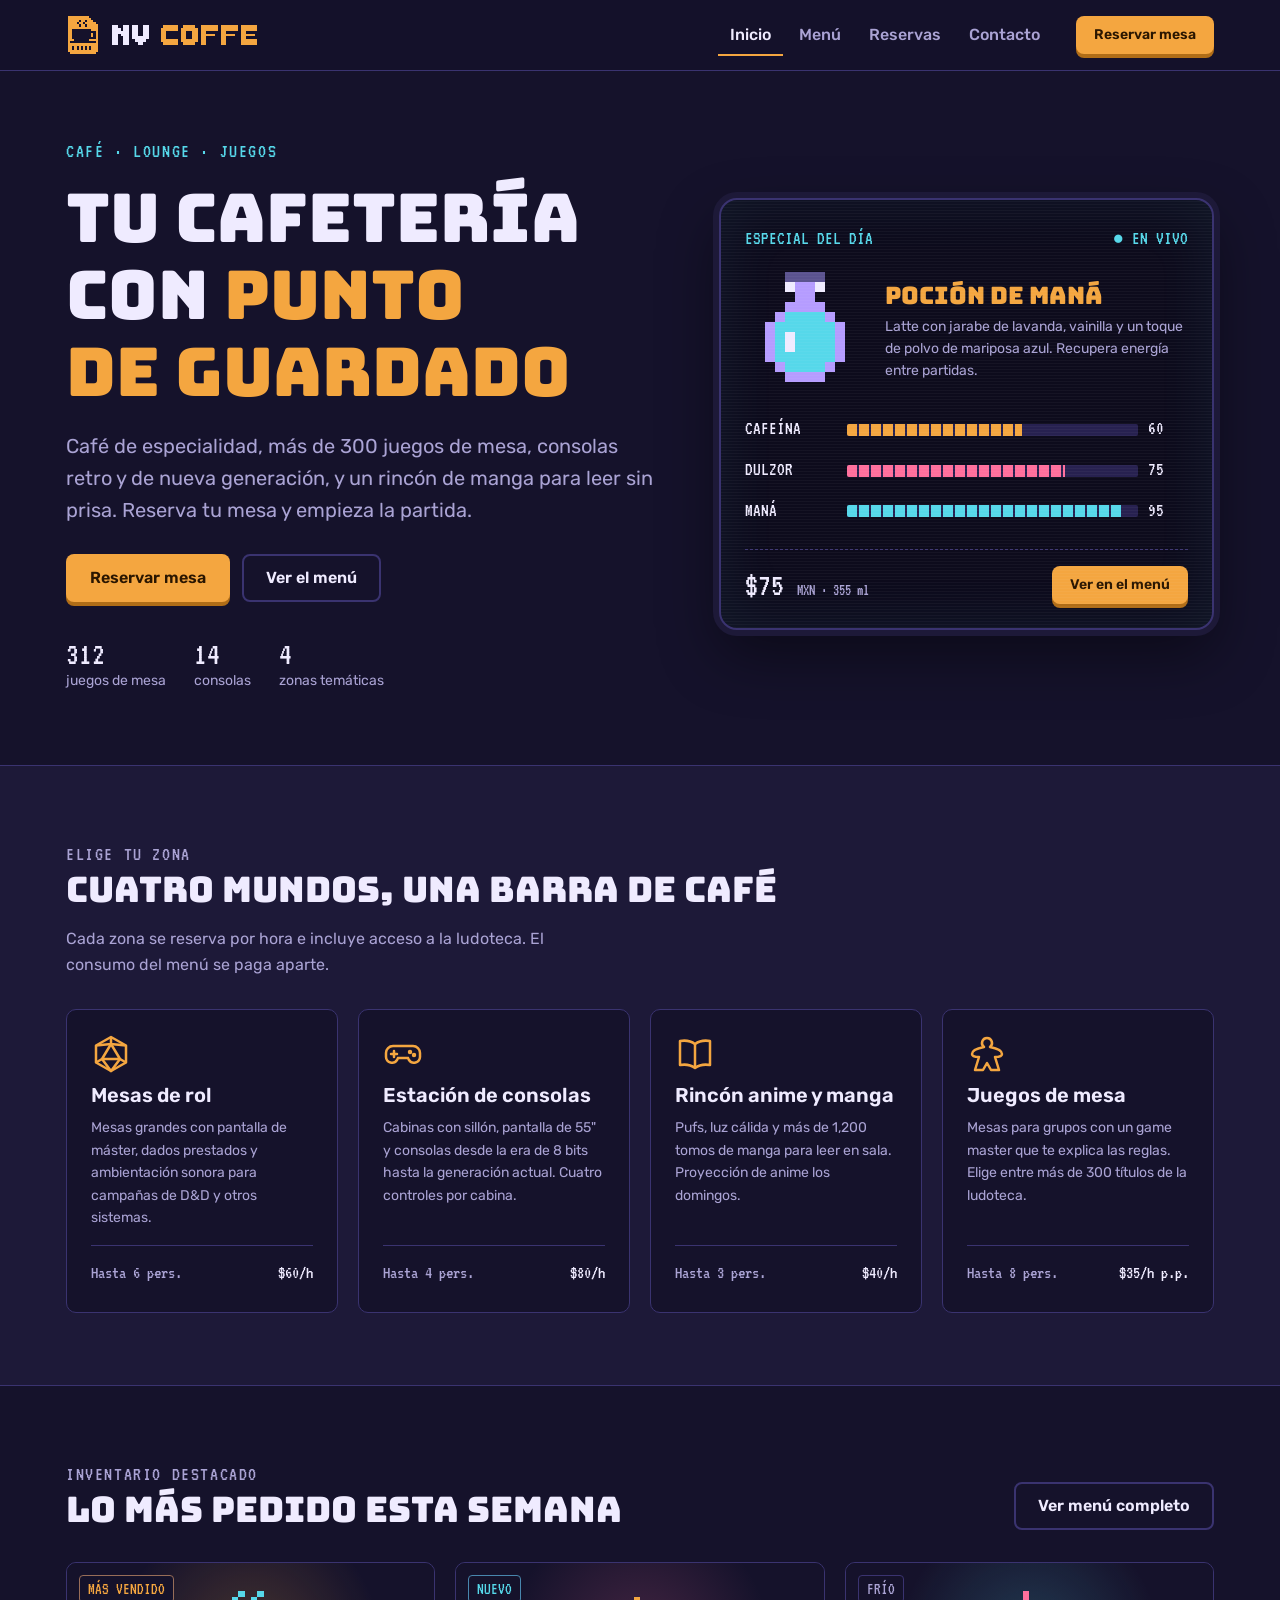
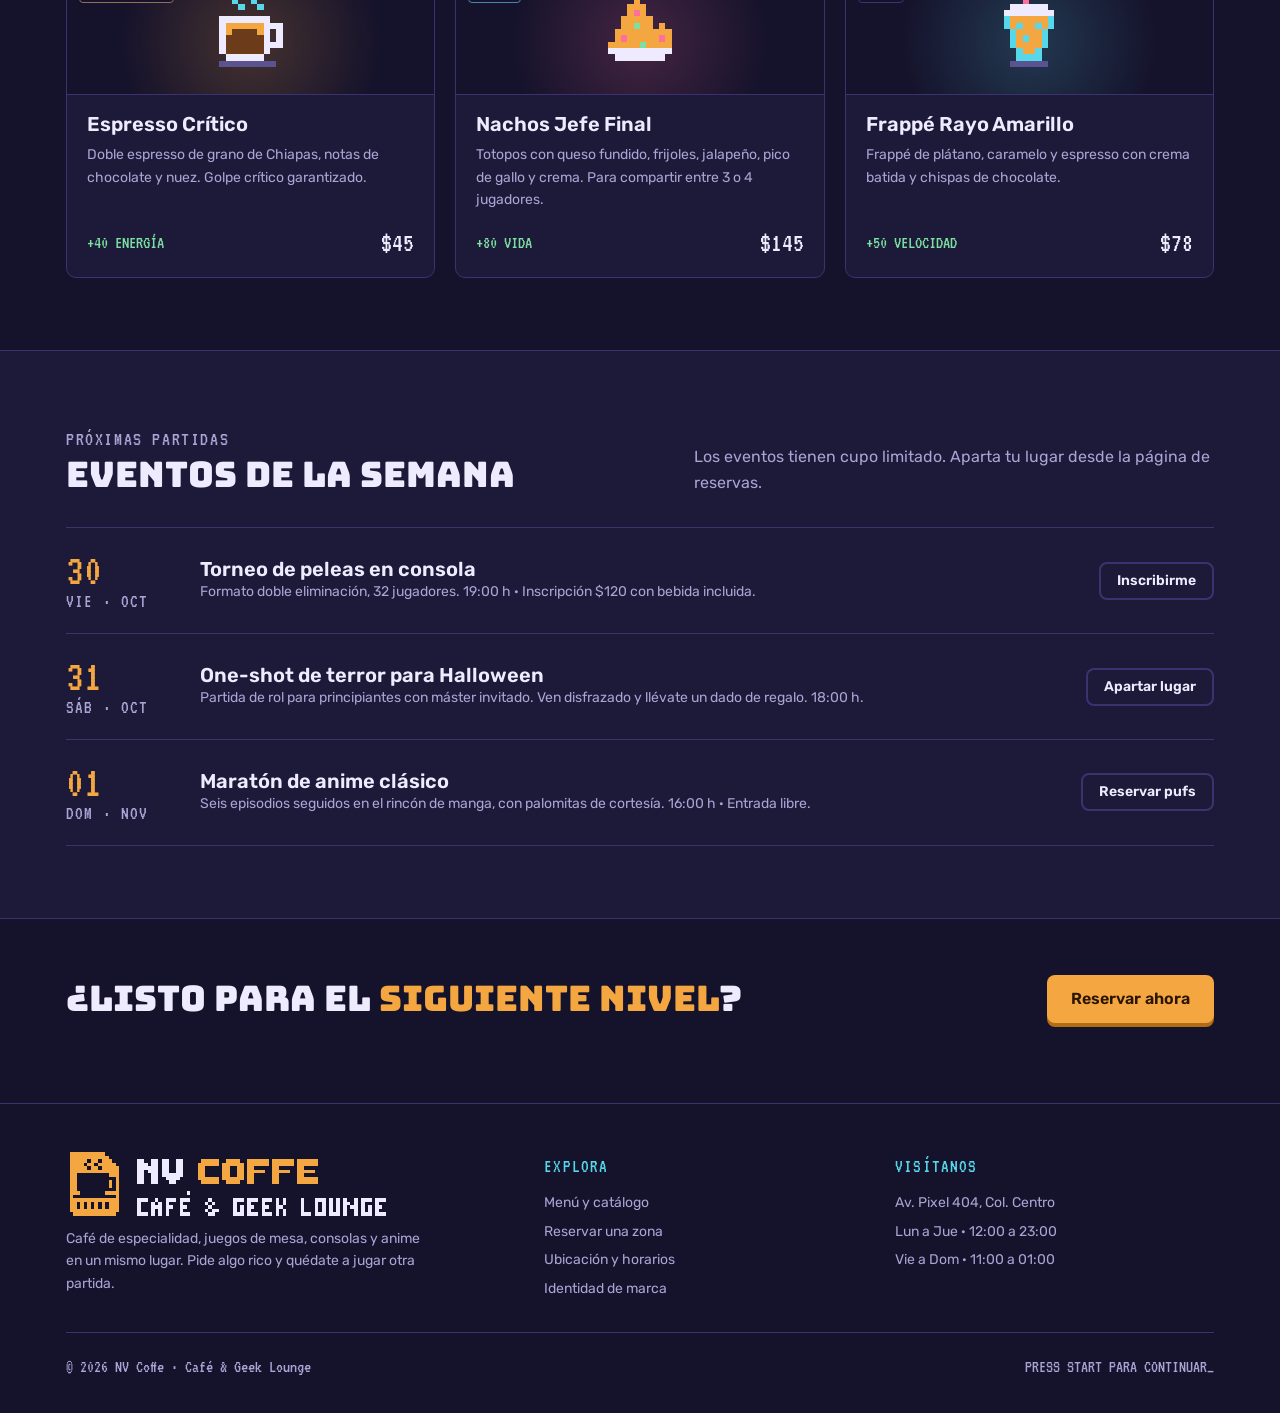
<file: index.html>
<!DOCTYPE html>
<html lang="es">
<head>
<meta charset="utf-8">
<meta name="viewport" content="width=device-width, initial-scale=1, viewport-fit=cover">
<title>NV Coffe · Café & Geek Lounge</title>
<link rel="icon" type="image/svg+xml" href="img/favicon.svg">
<link rel="preconnect" href="https://fonts.googleapis.com">
<link rel="preconnect" href="https://fonts.gstatic.com" crossorigin>
<link rel="stylesheet" href="https://fonts.googleapis.com/css2?family=Bungee&family=Rubik:wght@400;500;600&family=VT323&display=swap">
<link rel="stylesheet" href="styles.css">
</head>
<body>
<header class="site-header">
  <div class="wrap">
    <a class="brand" href="index.html" aria-label="NV Coffe, inicio">
      <span class="iso"><svg xmlns="http://www.w3.org/2000/svg" viewBox="0 0 16 18" shape-rendering="crispEdges" role="img" aria-label="NV Coffe"><rect x="1" y="0" width="10" height="1" fill="#f4a640"/><rect x="1" y="1" width="11" height="1" fill="#f4a640"/><rect x="1" y="2" width="5" height="1" fill="#f4a640"/><rect x="7" y="2" width="2" height="1" fill="#f4a640"/><rect x="10" y="2" width="3" height="1" fill="#f4a640"/><rect x="1" y="3" width="4" height="1" fill="#f4a640"/><rect x="6" y="3" width="2" height="1" fill="#f4a640"/><rect x="9" y="3" width="5" height="1" fill="#f4a640"/><rect x="1" y="4" width="5" height="1" fill="#f4a640"/><rect x="7" y="4" width="2" height="1" fill="#f4a640"/><rect x="10" y="4" width="5" height="1" fill="#f4a640"/><rect x="1" y="5" width="14" height="1" fill="#f4a640"/><rect x="1" y="6" width="2" height="1" fill="#f4a640"/><rect x="12" y="6" width="3" height="1" fill="#f4a640"/><rect x="1" y="7" width="2" height="1" fill="#f4a640"/><rect x="14" y="7" width="1" height="1" fill="#f4a640"/><rect x="1" y="8" width="2" height="1" fill="#f4a640"/><rect x="12" y="8" width="1" height="1" fill="#f4a640"/><rect x="14" y="8" width="1" height="1" fill="#f4a640"/><rect x="1" y="9" width="2" height="1" fill="#f4a640"/><rect x="12" y="9" width="1" height="1" fill="#f4a640"/><rect x="14" y="9" width="1" height="1" fill="#f4a640"/><rect x="1" y="10" width="2" height="1" fill="#f4a640"/><rect x="14" y="10" width="1" height="1" fill="#f4a640"/><rect x="1" y="11" width="3" height="1" fill="#f4a640"/><rect x="11" y="11" width="4" height="1" fill="#f4a640"/><rect x="1" y="12" width="1" height="1" fill="#f4a640"/><rect x="14" y="12" width="1" height="1" fill="#f4a640"/><rect x="1" y="13" width="14" height="1" fill="#f4a640"/><rect x="1" y="14" width="2" height="1" fill="#f4a640"/><rect x="4" y="14" width="1" height="1" fill="#f4a640"/><rect x="6" y="14" width="1" height="1" fill="#f4a640"/><rect x="8" y="14" width="1" height="1" fill="#f4a640"/><rect x="10" y="14" width="1" height="1" fill="#f4a640"/><rect x="12" y="14" width="3" height="1" fill="#f4a640"/><rect x="1" y="15" width="2" height="1" fill="#f4a640"/><rect x="4" y="15" width="1" height="1" fill="#f4a640"/><rect x="6" y="15" width="1" height="1" fill="#f4a640"/><rect x="8" y="15" width="1" height="1" fill="#f4a640"/><rect x="10" y="15" width="1" height="1" fill="#f4a640"/><rect x="12" y="15" width="3" height="1" fill="#f4a640"/><rect x="1" y="16" width="14" height="1" fill="#f4a640"/><rect x="2" y="17" width="12" height="1" fill="#f4a640"/><rect x="6" y="2" width="1" height="1" fill="#15122b"/><rect x="9" y="2" width="1" height="1" fill="#15122b"/><rect x="5" y="3" width="1" height="1" fill="#15122b"/><rect x="8" y="3" width="1" height="1" fill="#15122b"/><rect x="6" y="4" width="1" height="1" fill="#15122b"/><rect x="9" y="4" width="1" height="1" fill="#15122b"/><rect x="3" y="6" width="9" height="1" fill="#15122b"/><rect x="3" y="7" width="11" height="1" fill="#15122b"/><rect x="3" y="8" width="9" height="1" fill="#15122b"/><rect x="13" y="8" width="1" height="1" fill="#15122b"/><rect x="3" y="9" width="9" height="1" fill="#15122b"/><rect x="13" y="9" width="1" height="1" fill="#15122b"/><rect x="3" y="10" width="11" height="1" fill="#15122b"/><rect x="4" y="11" width="7" height="1" fill="#15122b"/><rect x="2" y="12" width="12" height="1" fill="#15122b"/><rect x="3" y="14" width="1" height="1" fill="#15122b"/><rect x="5" y="14" width="1" height="1" fill="#15122b"/><rect x="7" y="14" width="1" height="1" fill="#15122b"/><rect x="9" y="14" width="1" height="1" fill="#15122b"/><rect x="11" y="14" width="1" height="1" fill="#15122b"/><rect x="3" y="15" width="1" height="1" fill="#15122b"/><rect x="5" y="15" width="1" height="1" fill="#15122b"/><rect x="7" y="15" width="1" height="1" fill="#15122b"/><rect x="9" y="15" width="1" height="1" fill="#15122b"/><rect x="11" y="15" width="1" height="1" fill="#15122b"/></svg></span>
      <span class="wm"><svg xmlns="http://www.w3.org/2000/svg" viewBox="0 0 51 7" shape-rendering="crispEdges" role="img" aria-label="NV Coffe"><rect x="0" y="0" width="2" height="1" fill="#efebff"/><rect x="4" y="0" width="2" height="1" fill="#efebff"/><rect x="0" y="1" width="3" height="1" fill="#efebff"/><rect x="4" y="1" width="2" height="1" fill="#efebff"/><rect x="0" y="2" width="6" height="1" fill="#efebff"/><rect x="0" y="3" width="2" height="1" fill="#efebff"/><rect x="3" y="3" width="3" height="1" fill="#efebff"/><rect x="0" y="4" width="2" height="1" fill="#efebff"/><rect x="4" y="4" width="2" height="1" fill="#efebff"/><rect x="0" y="5" width="2" height="1" fill="#efebff"/><rect x="4" y="5" width="2" height="1" fill="#efebff"/><rect x="0" y="6" width="2" height="1" fill="#efebff"/><rect x="4" y="6" width="2" height="1" fill="#efebff"/><rect x="7" y="0" width="2" height="1" fill="#efebff"/><rect x="11" y="0" width="2" height="1" fill="#efebff"/><rect x="7" y="1" width="2" height="1" fill="#efebff"/><rect x="11" y="1" width="2" height="1" fill="#efebff"/><rect x="7" y="2" width="2" height="1" fill="#efebff"/><rect x="11" y="2" width="2" height="1" fill="#efebff"/><rect x="7" y="3" width="2" height="1" fill="#efebff"/><rect x="11" y="3" width="2" height="1" fill="#efebff"/><rect x="7" y="4" width="6" height="1" fill="#efebff"/><rect x="8" y="5" width="4" height="1" fill="#efebff"/><rect x="9" y="6" width="2" height="1" fill="#efebff"/><rect x="18" y="0" width="5" height="1" fill="#f4a640"/><rect x="17" y="1" width="6" height="1" fill="#f4a640"/><rect x="17" y="2" width="2" height="1" fill="#f4a640"/><rect x="17" y="3" width="2" height="1" fill="#f4a640"/><rect x="17" y="4" width="2" height="1" fill="#f4a640"/><rect x="17" y="5" width="6" height="1" fill="#f4a640"/><rect x="18" y="6" width="5" height="1" fill="#f4a640"/><rect x="25" y="0" width="4" height="1" fill="#f4a640"/><rect x="24" y="1" width="6" height="1" fill="#f4a640"/><rect x="24" y="2" width="2" height="1" fill="#f4a640"/><rect x="28" y="2" width="2" height="1" fill="#f4a640"/><rect x="24" y="3" width="2" height="1" fill="#f4a640"/><rect x="28" y="3" width="2" height="1" fill="#f4a640"/><rect x="24" y="4" width="2" height="1" fill="#f4a640"/><rect x="28" y="4" width="2" height="1" fill="#f4a640"/><rect x="24" y="5" width="6" height="1" fill="#f4a640"/><rect x="25" y="6" width="4" height="1" fill="#f4a640"/><rect x="31" y="0" width="6" height="1" fill="#f4a640"/><rect x="31" y="1" width="6" height="1" fill="#f4a640"/><rect x="31" y="2" width="2" height="1" fill="#f4a640"/><rect x="31" y="3" width="5" height="1" fill="#f4a640"/><rect x="31" y="4" width="2" height="1" fill="#f4a640"/><rect x="31" y="5" width="2" height="1" fill="#f4a640"/><rect x="31" y="6" width="2" height="1" fill="#f4a640"/><rect x="38" y="0" width="6" height="1" fill="#f4a640"/><rect x="38" y="1" width="6" height="1" fill="#f4a640"/><rect x="38" y="2" width="2" height="1" fill="#f4a640"/><rect x="38" y="3" width="5" height="1" fill="#f4a640"/><rect x="38" y="4" width="2" height="1" fill="#f4a640"/><rect x="38" y="5" width="2" height="1" fill="#f4a640"/><rect x="38" y="6" width="2" height="1" fill="#f4a640"/><rect x="45" y="0" width="6" height="1" fill="#f4a640"/><rect x="45" y="1" width="6" height="1" fill="#f4a640"/><rect x="45" y="2" width="2" height="1" fill="#f4a640"/><rect x="45" y="3" width="5" height="1" fill="#f4a640"/><rect x="45" y="4" width="2" height="1" fill="#f4a640"/><rect x="45" y="5" width="6" height="1" fill="#f4a640"/><rect x="45" y="6" width="6" height="1" fill="#f4a640"/></svg></span>
    </a>
    <nav class="nav" aria-label="Principal">
      <a href="index.html" data-nav="inicio" aria-current="page">Inicio</a>
      <a href="menu.html" data-nav="menu">Menú</a>
      <a href="reservas.html" data-nav="reservas">Reservas</a>
      <a href="contacto.html" data-nav="contacto">Contacto</a>
    </nav>
    <a class="btn btn-primary btn-sm header-cta" href="reservas.html">Reservar mesa</a>
  </div>
</header>
<main>
<section class="hero">
  <div class="wrap">
    <div>
      <p class="eyebrow">Café · Lounge · Juegos</p>
      <h1>Tu cafetería con <em>punto de guardado</em></h1>
      <p class="lead">Café de especialidad, más de 300 juegos de mesa, consolas retro y de nueva generación, y un rincón de manga para leer sin prisa. Reserva tu mesa y empieza la partida.</p>
      <div class="hero-actions">
        <a class="btn btn-primary" href="reservas.html">Reservar mesa</a>
        <a class="btn btn-ghost" href="menu.html">Ver el menú</a>
      </div>
      <div class="hero-facts">
        <div><strong>312</strong>juegos de mesa</div>
        <div><strong>14</strong>consolas</div>
        <div><strong>4</strong>zonas temáticas</div>
      </div>
    </div>

    <div class="screen" aria-label="Especial del día">
      <div class="screen-top"><span>ESPECIAL DEL DÍA</span><span class="blink">● EN VIVO</span></div>
      <div class="special">
        <svg viewBox="0 0 12 12" shape-rendering="crispEdges" aria-hidden="true"><rect x="4" y="0" width="1" height="1" fill="#5b538f"/><rect x="5" y="0" width="1" height="1" fill="#5b538f"/><rect x="6" y="0" width="1" height="1" fill="#5b538f"/><rect x="7" y="0" width="1" height="1" fill="#5b538f"/><rect x="4" y="1" width="1" height="1" fill="#efebff"/><rect x="5" y="1" width="1" height="1" fill="#b59cff"/><rect x="6" y="1" width="1" height="1" fill="#b59cff"/><rect x="7" y="1" width="1" height="1" fill="#efebff"/><rect x="5" y="2" width="1" height="1" fill="#b59cff"/><rect x="6" y="2" width="1" height="1" fill="#b59cff"/><rect x="4" y="3" width="1" height="1" fill="#b59cff"/><rect x="5" y="3" width="1" height="1" fill="#b59cff"/><rect x="6" y="3" width="1" height="1" fill="#b59cff"/><rect x="7" y="3" width="1" height="1" fill="#b59cff"/><rect x="3" y="4" width="1" height="1" fill="#b59cff"/><rect x="4" y="4" width="1" height="1" fill="#56d8ea"/><rect x="5" y="4" width="1" height="1" fill="#56d8ea"/><rect x="6" y="4" width="1" height="1" fill="#56d8ea"/><rect x="7" y="4" width="1" height="1" fill="#56d8ea"/><rect x="8" y="4" width="1" height="1" fill="#b59cff"/><rect x="2" y="5" width="1" height="1" fill="#b59cff"/><rect x="3" y="5" width="1" height="1" fill="#56d8ea"/><rect x="4" y="5" width="1" height="1" fill="#56d8ea"/><rect x="5" y="5" width="1" height="1" fill="#56d8ea"/><rect x="6" y="5" width="1" height="1" fill="#56d8ea"/><rect x="7" y="5" width="1" height="1" fill="#56d8ea"/><rect x="8" y="5" width="1" height="1" fill="#56d8ea"/><rect x="9" y="5" width="1" height="1" fill="#b59cff"/><rect x="2" y="6" width="1" height="1" fill="#b59cff"/><rect x="3" y="6" width="1" height="1" fill="#56d8ea"/><rect x="4" y="6" width="1" height="1" fill="#efebff"/><rect x="5" y="6" width="1" height="1" fill="#56d8ea"/><rect x="6" y="6" width="1" height="1" fill="#56d8ea"/><rect x="7" y="6" width="1" height="1" fill="#56d8ea"/><rect x="8" y="6" width="1" height="1" fill="#56d8ea"/><rect x="9" y="6" width="1" height="1" fill="#b59cff"/><rect x="2" y="7" width="1" height="1" fill="#b59cff"/><rect x="3" y="7" width="1" height="1" fill="#56d8ea"/><rect x="4" y="7" width="1" height="1" fill="#efebff"/><rect x="5" y="7" width="1" height="1" fill="#56d8ea"/><rect x="6" y="7" width="1" height="1" fill="#56d8ea"/><rect x="7" y="7" width="1" height="1" fill="#56d8ea"/><rect x="8" y="7" width="1" height="1" fill="#56d8ea"/><rect x="9" y="7" width="1" height="1" fill="#b59cff"/><rect x="2" y="8" width="1" height="1" fill="#b59cff"/><rect x="3" y="8" width="1" height="1" fill="#56d8ea"/><rect x="4" y="8" width="1" height="1" fill="#56d8ea"/><rect x="5" y="8" width="1" height="1" fill="#56d8ea"/><rect x="6" y="8" width="1" height="1" fill="#56d8ea"/><rect x="7" y="8" width="1" height="1" fill="#56d8ea"/><rect x="8" y="8" width="1" height="1" fill="#56d8ea"/><rect x="9" y="8" width="1" height="1" fill="#b59cff"/><rect x="3" y="9" width="1" height="1" fill="#b59cff"/><rect x="4" y="9" width="1" height="1" fill="#56d8ea"/><rect x="5" y="9" width="1" height="1" fill="#56d8ea"/><rect x="6" y="9" width="1" height="1" fill="#56d8ea"/><rect x="7" y="9" width="1" height="1" fill="#56d8ea"/><rect x="8" y="9" width="1" height="1" fill="#b59cff"/><rect x="4" y="10" width="1" height="1" fill="#b59cff"/><rect x="5" y="10" width="1" height="1" fill="#b59cff"/><rect x="6" y="10" width="1" height="1" fill="#b59cff"/><rect x="7" y="10" width="1" height="1" fill="#b59cff"/></svg>
        <div>
          <h3>Poción de Maná</h3>
          <p>Latte con jarabe de lavanda, vainilla y un toque de polvo de mariposa azul. Recupera energía entre partidas.</p>
        </div>
      </div>
      <div class="stats">
        <div class="stat"><span>CAFEÍNA</span><div class="bar c"><i style="width:60%"></i></div><span>60</span></div>
        <div class="stat"><span>DULZOR</span><div class="bar p"><i style="width:75%"></i></div><span>75</span></div>
        <div class="stat"><span>MANÁ</span><div class="bar"><i style="width:95%"></i></div><span>95</span></div>
      </div>
      <div class="screen-foot">
        <span class="price">$75 <small>MXN · 355 ml</small></span>
        <a class="btn btn-primary btn-sm" href="menu.html">Ver en el menú</a>
      </div>
    </div>
  </div>
</section>

<section class="band">
  <div class="wrap section">
    <div class="section-head">
      <div>
        <p class="eyebrow">Elige tu zona</p>
        <h2>Cuatro mundos, una barra de café</h2>
      </div>
      <p>Cada zona se reserva por hora e incluye acceso a la ludoteca. El consumo del menú se paga aparte.</p>
    </div>
    <div class="zones">
      <article class="zone">
        <svg viewBox="0 0 40 40" fill="none" stroke="currentColor" stroke-width="2.5" stroke-linejoin="round" aria-hidden="true"><path d="M20 3 35 11.5v17L20 37 5 28.5v-17z"/><path d="M20 10 29 25H11z"/><path d="M5 11.5 20 10l15 1.5M11 25l-6 3.5M29 25l6 3.5M20 10V3M11 25l9 12 9-12"/></svg>
        <h3>Mesas de rol</h3>
        <p>Mesas grandes con pantalla de máster, dados prestados y ambientación sonora para campañas de D&amp;D y otros sistemas.</p>
        <dl><dt>Hasta 6 pers.</dt><dd>$60/h</dd></dl>
      </article>
      <article class="zone">
        <svg viewBox="0 0 40 40" fill="none" stroke="currentColor" stroke-width="2.5" stroke-linecap="round" aria-hidden="true"><path d="M10 12h20a7 7 0 0 1 7 7v4a6 6 0 0 1-11 3l-1-2H15l-1 2a6 6 0 0 1-11-3v-4a7 7 0 0 1 7-7z"/><path d="M11 17v6M8 20h6"/><circle cx="27" cy="18" r="1" fill="currentColor"/><circle cx="31" cy="21" r="1" fill="currentColor"/></svg>
        <h3>Estación de consolas</h3>
        <p>Cabinas con sillón, pantalla de 55" y consolas desde la era de 8 bits hasta la generación actual. Cuatro controles por cabina.</p>
        <dl><dt>Hasta 4 pers.</dt><dd>$80/h</dd></dl>
      </article>
      <article class="zone">
        <svg viewBox="0 0 40 40" fill="none" stroke="currentColor" stroke-width="2.5" stroke-linejoin="round" aria-hidden="true"><path d="M20 10c-4-3-9-4-15-3v24c6-1 11 0 15 3 4-3 9-4 15-3V7c-6-1-11 0-15 3z"/><path d="M20 10v24"/></svg>
        <h3>Rincón anime y manga</h3>
        <p>Pufs, luz cálida y más de 1,200 tomos de manga para leer en sala. Proyección de anime los domingos.</p>
        <dl><dt>Hasta 3 pers.</dt><dd>$40/h</dd></dl>
      </article>
      <article class="zone">
        <svg viewBox="0 0 40 40" fill="none" stroke="currentColor" stroke-width="2.5" stroke-linejoin="round" aria-hidden="true"><path d="M20 4a5 5 0 0 1 3 9c5 1 12 3 12 7 0 3-5 3-7 3l4 13H24l-4-7-4 7H8l4-13c-2 0-7 0-7-3 0-4 7-6 12-7a5 5 0 0 1 3-9z"/></svg>
        <h3>Juegos de mesa</h3>
        <p>Mesas para grupos con un game master que te explica las reglas. Elige entre más de 300 títulos de la ludoteca.</p>
        <dl><dt>Hasta 8 pers.</dt><dd>$35/h p.p.</dd></dl>
      </article>
    </div>
  </div>
</section>

<section class="wrap section">
  <div class="section-head">
    <div>
      <p class="eyebrow">Inventario destacado</p>
      <h2>Lo más pedido esta semana</h2>
    </div>
    <a class="btn btn-ghost" href="menu.html">Ver menú completo</a>
  </div>
  <div class="items">
    <article class="item">
      <div class="item-art t-crema"><svg viewBox="0 0 12 12" shape-rendering="crispEdges" aria-hidden="true"><rect x="4" y="0" width="1" height="1" fill="#56d8ea"/><rect x="7" y="0" width="1" height="1" fill="#56d8ea"/><rect x="3" y="1" width="1" height="1" fill="#56d8ea"/><rect x="6" y="1" width="1" height="1" fill="#56d8ea"/><rect x="4" y="2" width="1" height="1" fill="#56d8ea"/><rect x="7" y="2" width="1" height="1" fill="#56d8ea"/><rect x="1" y="4" width="1" height="1" fill="#efebff"/><rect x="2" y="4" width="1" height="1" fill="#efebff"/><rect x="3" y="4" width="1" height="1" fill="#efebff"/><rect x="4" y="4" width="1" height="1" fill="#efebff"/><rect x="5" y="4" width="1" height="1" fill="#efebff"/><rect x="6" y="4" width="1" height="1" fill="#efebff"/><rect x="7" y="4" width="1" height="1" fill="#efebff"/><rect x="8" y="4" width="1" height="1" fill="#efebff"/><rect x="1" y="5" width="1" height="1" fill="#efebff"/><rect x="2" y="5" width="1" height="1" fill="#f4a640"/><rect x="3" y="5" width="1" height="1" fill="#f4a640"/><rect x="4" y="5" width="1" height="1" fill="#f4a640"/><rect x="5" y="5" width="1" height="1" fill="#f4a640"/><rect x="6" y="5" width="1" height="1" fill="#f4a640"/><rect x="7" y="5" width="1" height="1" fill="#f4a640"/><rect x="8" y="5" width="1" height="1" fill="#efebff"/><rect x="9" y="5" width="1" height="1" fill="#efebff"/><rect x="10" y="5" width="1" height="1" fill="#efebff"/><rect x="1" y="6" width="1" height="1" fill="#efebff"/><rect x="2" y="6" width="1" height="1" fill="#f4a640"/><rect x="3" y="6" width="1" height="1" fill="#6b3b1a"/><rect x="4" y="6" width="1" height="1" fill="#6b3b1a"/><rect x="5" y="6" width="1" height="1" fill="#6b3b1a"/><rect x="6" y="6" width="1" height="1" fill="#6b3b1a"/><rect x="7" y="6" width="1" height="1" fill="#f4a640"/><rect x="8" y="6" width="1" height="1" fill="#efebff"/><rect x="10" y="6" width="1" height="1" fill="#efebff"/><rect x="1" y="7" width="1" height="1" fill="#efebff"/><rect x="2" y="7" width="1" height="1" fill="#6b3b1a"/><rect x="3" y="7" width="1" height="1" fill="#6b3b1a"/><rect x="4" y="7" width="1" height="1" fill="#6b3b1a"/><rect x="5" y="7" width="1" height="1" fill="#6b3b1a"/><rect x="6" y="7" width="1" height="1" fill="#6b3b1a"/><rect x="7" y="7" width="1" height="1" fill="#6b3b1a"/><rect x="8" y="7" width="1" height="1" fill="#efebff"/><rect x="10" y="7" width="1" height="1" fill="#efebff"/><rect x="1" y="8" width="1" height="1" fill="#efebff"/><rect x="2" y="8" width="1" height="1" fill="#6b3b1a"/><rect x="3" y="8" width="1" height="1" fill="#6b3b1a"/><rect x="4" y="8" width="1" height="1" fill="#6b3b1a"/><rect x="5" y="8" width="1" height="1" fill="#6b3b1a"/><rect x="6" y="8" width="1" height="1" fill="#6b3b1a"/><rect x="7" y="8" width="1" height="1" fill="#6b3b1a"/><rect x="8" y="8" width="1" height="1" fill="#efebff"/><rect x="9" y="8" width="1" height="1" fill="#efebff"/><rect x="10" y="8" width="1" height="1" fill="#efebff"/><rect x="1" y="9" width="1" height="1" fill="#efebff"/><rect x="2" y="9" width="1" height="1" fill="#6b3b1a"/><rect x="3" y="9" width="1" height="1" fill="#6b3b1a"/><rect x="4" y="9" width="1" height="1" fill="#6b3b1a"/><rect x="5" y="9" width="1" height="1" fill="#6b3b1a"/><rect x="6" y="9" width="1" height="1" fill="#6b3b1a"/><rect x="7" y="9" width="1" height="1" fill="#6b3b1a"/><rect x="8" y="9" width="1" height="1" fill="#efebff"/><rect x="2" y="10" width="1" height="1" fill="#efebff"/><rect x="3" y="10" width="1" height="1" fill="#efebff"/><rect x="4" y="10" width="1" height="1" fill="#efebff"/><rect x="5" y="10" width="1" height="1" fill="#efebff"/><rect x="6" y="10" width="1" height="1" fill="#efebff"/><rect x="7" y="10" width="1" height="1" fill="#efebff"/><rect x="1" y="11" width="1" height="1" fill="#5b538f"/><rect x="2" y="11" width="1" height="1" fill="#5b538f"/><rect x="3" y="11" width="1" height="1" fill="#5b538f"/><rect x="4" y="11" width="1" height="1" fill="#5b538f"/><rect x="5" y="11" width="1" height="1" fill="#5b538f"/><rect x="6" y="11" width="1" height="1" fill="#5b538f"/><rect x="7" y="11" width="1" height="1" fill="#5b538f"/><rect x="8" y="11" width="1" height="1" fill="#5b538f"/><rect x="9" y="11" width="1" height="1" fill="#5b538f"/></svg><span class="tag hot">MÁS VENDIDO</span></div>
      <div class="item-body">
        <h3>Espresso Crítico</h3>
        <p>Doble espresso de grano de Chiapas, notas de chocolate y nuez. Golpe crítico garantizado.</p>
        <div class="item-meta"><span class="buff">+40 ENERGÍA</span><span class="price">$45</span></div>
      </div>
    </article>
    <article class="item">
      <div class="item-art t-pink"><svg viewBox="0 0 12 12" shape-rendering="crispEdges" aria-hidden="true"><rect x="5" y="1" width="1" height="1" fill="#f4a640"/><rect x="4" y="2" width="1" height="1" fill="#f4a640"/><rect x="5" y="2" width="1" height="1" fill="#f4a640"/><rect x="6" y="2" width="1" height="1" fill="#f4a640"/><rect x="4" y="3" width="1" height="1" fill="#f4a640"/><rect x="5" y="3" width="1" height="1" fill="#ff6f9c"/><rect x="6" y="3" width="1" height="1" fill="#f4a640"/><rect x="3" y="4" width="1" height="1" fill="#f4a640"/><rect x="4" y="4" width="1" height="1" fill="#f4a640"/><rect x="5" y="4" width="1" height="1" fill="#f4a640"/><rect x="6" y="4" width="1" height="1" fill="#f4a640"/><rect x="7" y="4" width="1" height="1" fill="#f4a640"/><rect x="3" y="5" width="1" height="1" fill="#f4a640"/><rect x="4" y="5" width="1" height="1" fill="#f4a640"/><rect x="5" y="5" width="1" height="1" fill="#7be0a1"/><rect x="6" y="5" width="1" height="1" fill="#f4a640"/><rect x="7" y="5" width="1" height="1" fill="#f4a640"/><rect x="9" y="5" width="1" height="1" fill="#f4a640"/><rect x="2" y="6" width="1" height="1" fill="#f4a640"/><rect x="3" y="6" width="1" height="1" fill="#f4a640"/><rect x="4" y="6" width="1" height="1" fill="#f4a640"/><rect x="5" y="6" width="1" height="1" fill="#f4a640"/><rect x="6" y="6" width="1" height="1" fill="#f4a640"/><rect x="7" y="6" width="1" height="1" fill="#f4a640"/><rect x="8" y="6" width="1" height="1" fill="#f4a640"/><rect x="9" y="6" width="1" height="1" fill="#f4a640"/><rect x="10" y="6" width="1" height="1" fill="#f4a640"/><rect x="2" y="7" width="1" height="1" fill="#f4a640"/><rect x="3" y="7" width="1" height="1" fill="#ff6f9c"/><rect x="4" y="7" width="1" height="1" fill="#f4a640"/><rect x="5" y="7" width="1" height="1" fill="#f4a640"/><rect x="6" y="7" width="1" height="1" fill="#f4a640"/><rect x="7" y="7" width="1" height="1" fill="#f4a640"/><rect x="8" y="7" width="1" height="1" fill="#f4a640"/><rect x="9" y="7" width="1" height="1" fill="#ff6f9c"/><rect x="10" y="7" width="1" height="1" fill="#f4a640"/><rect x="1" y="8" width="1" height="1" fill="#f4a640"/><rect x="2" y="8" width="1" height="1" fill="#f4a640"/><rect x="3" y="8" width="1" height="1" fill="#f4a640"/><rect x="4" y="8" width="1" height="1" fill="#f4a640"/><rect x="5" y="8" width="1" height="1" fill="#f4a640"/><rect x="6" y="8" width="1" height="1" fill="#7be0a1"/><rect x="7" y="8" width="1" height="1" fill="#f4a640"/><rect x="8" y="8" width="1" height="1" fill="#f4a640"/><rect x="9" y="8" width="1" height="1" fill="#f4a640"/><rect x="10" y="8" width="1" height="1" fill="#f4a640"/><rect x="1" y="9" width="1" height="1" fill="#efebff"/><rect x="2" y="9" width="1" height="1" fill="#efebff"/><rect x="3" y="9" width="1" height="1" fill="#efebff"/><rect x="4" y="9" width="1" height="1" fill="#efebff"/><rect x="5" y="9" width="1" height="1" fill="#efebff"/><rect x="6" y="9" width="1" height="1" fill="#efebff"/><rect x="7" y="9" width="1" height="1" fill="#efebff"/><rect x="8" y="9" width="1" height="1" fill="#efebff"/><rect x="9" y="9" width="1" height="1" fill="#efebff"/><rect x="10" y="9" width="1" height="1" fill="#efebff"/><rect x="2" y="10" width="1" height="1" fill="#efebff"/><rect x="3" y="10" width="1" height="1" fill="#efebff"/><rect x="4" y="10" width="1" height="1" fill="#efebff"/><rect x="5" y="10" width="1" height="1" fill="#efebff"/><rect x="6" y="10" width="1" height="1" fill="#efebff"/><rect x="7" y="10" width="1" height="1" fill="#efebff"/><rect x="8" y="10" width="1" height="1" fill="#efebff"/><rect x="9" y="10" width="1" height="1" fill="#efebff"/></svg><span class="tag new">NUEVO</span></div>
      <div class="item-body">
        <h3>Nachos Jefe Final</h3>
        <p>Totopos con queso fundido, frijoles, jalapeño, pico de gallo y crema. Para compartir entre 3 o 4 jugadores.</p>
        <div class="item-meta"><span class="buff">+80 VIDA</span><span class="price">$145</span></div>
      </div>
    </article>
    <article class="item">
      <div class="item-art t-cyan"><svg viewBox="0 0 12 12" shape-rendering="crispEdges" aria-hidden="true"><rect x="5" y="0" width="1" height="1" fill="#ff6f9c"/><rect x="5" y="1" width="1" height="1" fill="#ff6f9c"/><rect x="3" y="2" width="1" height="1" fill="#efebff"/><rect x="4" y="2" width="1" height="1" fill="#efebff"/><rect x="5" y="2" width="1" height="1" fill="#efebff"/><rect x="6" y="2" width="1" height="1" fill="#efebff"/><rect x="7" y="2" width="1" height="1" fill="#efebff"/><rect x="8" y="2" width="1" height="1" fill="#efebff"/><rect x="2" y="3" width="1" height="1" fill="#efebff"/><rect x="3" y="3" width="1" height="1" fill="#efebff"/><rect x="4" y="3" width="1" height="1" fill="#efebff"/><rect x="5" y="3" width="1" height="1" fill="#efebff"/><rect x="6" y="3" width="1" height="1" fill="#efebff"/><rect x="7" y="3" width="1" height="1" fill="#efebff"/><rect x="8" y="3" width="1" height="1" fill="#efebff"/><rect x="9" y="3" width="1" height="1" fill="#efebff"/><rect x="2" y="4" width="1" height="1" fill="#56d8ea"/><rect x="3" y="4" width="1" height="1" fill="#f4a640"/><rect x="4" y="4" width="1" height="1" fill="#f4a640"/><rect x="5" y="4" width="1" height="1" fill="#f4a640"/><rect x="6" y="4" width="1" height="1" fill="#f4a640"/><rect x="7" y="4" width="1" height="1" fill="#f4a640"/><rect x="8" y="4" width="1" height="1" fill="#f4a640"/><rect x="9" y="4" width="1" height="1" fill="#56d8ea"/><rect x="2" y="5" width="1" height="1" fill="#56d8ea"/><rect x="3" y="5" width="1" height="1" fill="#f4a640"/><rect x="4" y="5" width="1" height="1" fill="#56d8ea"/><rect x="5" y="5" width="1" height="1" fill="#f4a640"/><rect x="6" y="5" width="1" height="1" fill="#f4a640"/><rect x="7" y="5" width="1" height="1" fill="#56d8ea"/><rect x="8" y="5" width="1" height="1" fill="#f4a640"/><rect x="9" y="5" width="1" height="1" fill="#56d8ea"/><rect x="3" y="6" width="1" height="1" fill="#56d8ea"/><rect x="4" y="6" width="1" height="1" fill="#f4a640"/><rect x="5" y="6" width="1" height="1" fill="#f4a640"/><rect x="6" y="6" width="1" height="1" fill="#f4a640"/><rect x="7" y="6" width="1" height="1" fill="#f4a640"/><rect x="8" y="6" width="1" height="1" fill="#56d8ea"/><rect x="3" y="7" width="1" height="1" fill="#56d8ea"/><rect x="4" y="7" width="1" height="1" fill="#f4a640"/><rect x="5" y="7" width="1" height="1" fill="#56d8ea"/><rect x="6" y="7" width="1" height="1" fill="#f4a640"/><rect x="7" y="7" width="1" height="1" fill="#f4a640"/><rect x="8" y="7" width="1" height="1" fill="#56d8ea"/><rect x="3" y="8" width="1" height="1" fill="#56d8ea"/><rect x="4" y="8" width="1" height="1" fill="#f4a640"/><rect x="5" y="8" width="1" height="1" fill="#f4a640"/><rect x="6" y="8" width="1" height="1" fill="#f4a640"/><rect x="7" y="8" width="1" height="1" fill="#f4a640"/><rect x="8" y="8" width="1" height="1" fill="#56d8ea"/><rect x="4" y="9" width="1" height="1" fill="#56d8ea"/><rect x="5" y="9" width="1" height="1" fill="#f4a640"/><rect x="6" y="9" width="1" height="1" fill="#f4a640"/><rect x="7" y="9" width="1" height="1" fill="#56d8ea"/><rect x="4" y="10" width="1" height="1" fill="#56d8ea"/><rect x="5" y="10" width="1" height="1" fill="#56d8ea"/><rect x="6" y="10" width="1" height="1" fill="#56d8ea"/><rect x="7" y="10" width="1" height="1" fill="#56d8ea"/><rect x="3" y="11" width="1" height="1" fill="#5b538f"/><rect x="4" y="11" width="1" height="1" fill="#5b538f"/><rect x="5" y="11" width="1" height="1" fill="#5b538f"/><rect x="6" y="11" width="1" height="1" fill="#5b538f"/><rect x="7" y="11" width="1" height="1" fill="#5b538f"/><rect x="8" y="11" width="1" height="1" fill="#5b538f"/></svg><span class="tag">FRÍO</span></div>
      <div class="item-body">
        <h3>Frappé Rayo Amarillo</h3>
        <p>Frappé de plátano, caramelo y espresso con crema batida y chispas de chocolate.</p>
        <div class="item-meta"><span class="buff">+50 VELOCIDAD</span><span class="price">$78</span></div>
      </div>
    </article>
  </div>
</section>

<section class="band">
  <div class="wrap section">
    <div class="section-head">
      <div>
        <p class="eyebrow">Próximas partidas</p>
        <h2>Eventos de la semana</h2>
      </div>
      <p>Los eventos tienen cupo limitado. Aparta tu lugar desde la página de reservas.</p>
    </div>
    <div class="events">
      <article class="event">
        <div class="date"><b>30</b><span>Vie · Oct</span></div>
        <div><h3>Torneo de peleas en consola</h3><p>Formato doble eliminación, 32 jugadores. 19:00 h · Inscripción $120 con bebida incluida.</p></div>
        <a class="btn btn-ghost btn-sm" href="reservas.html">Inscribirme</a>
      </article>
      <article class="event">
        <div class="date"><b>31</b><span>Sáb · Oct</span></div>
        <div><h3>One-shot de terror para Halloween</h3><p>Partida de rol para principiantes con máster invitado. Ven disfrazado y llévate un dado de regalo. 18:00 h.</p></div>
        <a class="btn btn-ghost btn-sm" href="reservas.html">Apartar lugar</a>
      </article>
      <article class="event">
        <div class="date"><b>01</b><span>Dom · Nov</span></div>
        <div><h3>Maratón de anime clásico</h3><p>Seis episodios seguidos en el rincón de manga, con palomitas de cortesía. 16:00 h · Entrada libre.</p></div>
        <a class="btn btn-ghost btn-sm" href="reservas.html">Reservar pufs</a>
      </article>
    </div>
  </div>
</section>

<section class="cta">
  <div class="wrap">
    <h2>¿Listo para el <span>siguiente nivel</span>?</h2>
    <a class="btn btn-primary" href="reservas.html">Reservar ahora</a>
  </div>
</section>
</main>
<footer class="site-footer">
  <div class="wrap">
    <div>
      <a class="brand brand-full" href="index.html" aria-label="NV Coffe, inicio"><svg xmlns="http://www.w3.org/2000/svg" viewBox="0 0 90 18" shape-rendering="crispEdges" role="img" aria-label="NV Coffe · Café & Geek Lounge"><rect x="1" y="0" width="10" height="1" fill="#f4a640"/><rect x="1" y="1" width="11" height="1" fill="#f4a640"/><rect x="1" y="2" width="5" height="1" fill="#f4a640"/><rect x="7" y="2" width="2" height="1" fill="#f4a640"/><rect x="10" y="2" width="3" height="1" fill="#f4a640"/><rect x="1" y="3" width="4" height="1" fill="#f4a640"/><rect x="6" y="3" width="2" height="1" fill="#f4a640"/><rect x="9" y="3" width="5" height="1" fill="#f4a640"/><rect x="1" y="4" width="5" height="1" fill="#f4a640"/><rect x="7" y="4" width="2" height="1" fill="#f4a640"/><rect x="10" y="4" width="5" height="1" fill="#f4a640"/><rect x="1" y="5" width="14" height="1" fill="#f4a640"/><rect x="1" y="6" width="2" height="1" fill="#f4a640"/><rect x="12" y="6" width="3" height="1" fill="#f4a640"/><rect x="1" y="7" width="2" height="1" fill="#f4a640"/><rect x="14" y="7" width="1" height="1" fill="#f4a640"/><rect x="1" y="8" width="2" height="1" fill="#f4a640"/><rect x="12" y="8" width="1" height="1" fill="#f4a640"/><rect x="14" y="8" width="1" height="1" fill="#f4a640"/><rect x="1" y="9" width="2" height="1" fill="#f4a640"/><rect x="12" y="9" width="1" height="1" fill="#f4a640"/><rect x="14" y="9" width="1" height="1" fill="#f4a640"/><rect x="1" y="10" width="2" height="1" fill="#f4a640"/><rect x="14" y="10" width="1" height="1" fill="#f4a640"/><rect x="1" y="11" width="3" height="1" fill="#f4a640"/><rect x="11" y="11" width="4" height="1" fill="#f4a640"/><rect x="1" y="12" width="1" height="1" fill="#f4a640"/><rect x="14" y="12" width="1" height="1" fill="#f4a640"/><rect x="1" y="13" width="14" height="1" fill="#f4a640"/><rect x="1" y="14" width="2" height="1" fill="#f4a640"/><rect x="4" y="14" width="1" height="1" fill="#f4a640"/><rect x="6" y="14" width="1" height="1" fill="#f4a640"/><rect x="8" y="14" width="1" height="1" fill="#f4a640"/><rect x="10" y="14" width="1" height="1" fill="#f4a640"/><rect x="12" y="14" width="3" height="1" fill="#f4a640"/><rect x="1" y="15" width="2" height="1" fill="#f4a640"/><rect x="4" y="15" width="1" height="1" fill="#f4a640"/><rect x="6" y="15" width="1" height="1" fill="#f4a640"/><rect x="8" y="15" width="1" height="1" fill="#f4a640"/><rect x="10" y="15" width="1" height="1" fill="#f4a640"/><rect x="12" y="15" width="3" height="1" fill="#f4a640"/><rect x="1" y="16" width="14" height="1" fill="#f4a640"/><rect x="2" y="17" width="12" height="1" fill="#f4a640"/><rect x="6" y="2" width="1" height="1" fill="#15122b"/><rect x="9" y="2" width="1" height="1" fill="#15122b"/><rect x="5" y="3" width="1" height="1" fill="#15122b"/><rect x="8" y="3" width="1" height="1" fill="#15122b"/><rect x="6" y="4" width="1" height="1" fill="#15122b"/><rect x="9" y="4" width="1" height="1" fill="#15122b"/><rect x="3" y="6" width="9" height="1" fill="#15122b"/><rect x="3" y="7" width="11" height="1" fill="#15122b"/><rect x="3" y="8" width="9" height="1" fill="#15122b"/><rect x="13" y="8" width="1" height="1" fill="#15122b"/><rect x="3" y="9" width="9" height="1" fill="#15122b"/><rect x="13" y="9" width="1" height="1" fill="#15122b"/><rect x="3" y="10" width="11" height="1" fill="#15122b"/><rect x="4" y="11" width="7" height="1" fill="#15122b"/><rect x="2" y="12" width="12" height="1" fill="#15122b"/><rect x="3" y="14" width="1" height="1" fill="#15122b"/><rect x="5" y="14" width="1" height="1" fill="#15122b"/><rect x="7" y="14" width="1" height="1" fill="#15122b"/><rect x="9" y="14" width="1" height="1" fill="#15122b"/><rect x="11" y="14" width="1" height="1" fill="#15122b"/><rect x="3" y="15" width="1" height="1" fill="#15122b"/><rect x="5" y="15" width="1" height="1" fill="#15122b"/><rect x="7" y="15" width="1" height="1" fill="#15122b"/><rect x="9" y="15" width="1" height="1" fill="#15122b"/><rect x="11" y="15" width="1" height="1" fill="#15122b"/><rect x="20" y="2" width="2" height="1" fill="#efebff"/><rect x="24" y="2" width="2" height="1" fill="#efebff"/><rect x="20" y="3" width="3" height="1" fill="#efebff"/><rect x="24" y="3" width="2" height="1" fill="#efebff"/><rect x="20" y="4" width="6" height="1" fill="#efebff"/><rect x="20" y="5" width="2" height="1" fill="#efebff"/><rect x="23" y="5" width="3" height="1" fill="#efebff"/><rect x="20" y="6" width="2" height="1" fill="#efebff"/><rect x="24" y="6" width="2" height="1" fill="#efebff"/><rect x="20" y="7" width="2" height="1" fill="#efebff"/><rect x="24" y="7" width="2" height="1" fill="#efebff"/><rect x="20" y="8" width="2" height="1" fill="#efebff"/><rect x="24" y="8" width="2" height="1" fill="#efebff"/><rect x="27" y="2" width="2" height="1" fill="#efebff"/><rect x="31" y="2" width="2" height="1" fill="#efebff"/><rect x="27" y="3" width="2" height="1" fill="#efebff"/><rect x="31" y="3" width="2" height="1" fill="#efebff"/><rect x="27" y="4" width="2" height="1" fill="#efebff"/><rect x="31" y="4" width="2" height="1" fill="#efebff"/><rect x="27" y="5" width="2" height="1" fill="#efebff"/><rect x="31" y="5" width="2" height="1" fill="#efebff"/><rect x="27" y="6" width="6" height="1" fill="#efebff"/><rect x="28" y="7" width="4" height="1" fill="#efebff"/><rect x="29" y="8" width="2" height="1" fill="#efebff"/><rect x="38" y="2" width="5" height="1" fill="#f4a640"/><rect x="37" y="3" width="6" height="1" fill="#f4a640"/><rect x="37" y="4" width="2" height="1" fill="#f4a640"/><rect x="37" y="5" width="2" height="1" fill="#f4a640"/><rect x="37" y="6" width="2" height="1" fill="#f4a640"/><rect x="37" y="7" width="6" height="1" fill="#f4a640"/><rect x="38" y="8" width="5" height="1" fill="#f4a640"/><rect x="45" y="2" width="4" height="1" fill="#f4a640"/><rect x="44" y="3" width="6" height="1" fill="#f4a640"/><rect x="44" y="4" width="2" height="1" fill="#f4a640"/><rect x="48" y="4" width="2" height="1" fill="#f4a640"/><rect x="44" y="5" width="2" height="1" fill="#f4a640"/><rect x="48" y="5" width="2" height="1" fill="#f4a640"/><rect x="44" y="6" width="2" height="1" fill="#f4a640"/><rect x="48" y="6" width="2" height="1" fill="#f4a640"/><rect x="44" y="7" width="6" height="1" fill="#f4a640"/><rect x="45" y="8" width="4" height="1" fill="#f4a640"/><rect x="51" y="2" width="6" height="1" fill="#f4a640"/><rect x="51" y="3" width="6" height="1" fill="#f4a640"/><rect x="51" y="4" width="2" height="1" fill="#f4a640"/><rect x="51" y="5" width="5" height="1" fill="#f4a640"/><rect x="51" y="6" width="2" height="1" fill="#f4a640"/><rect x="51" y="7" width="2" height="1" fill="#f4a640"/><rect x="51" y="8" width="2" height="1" fill="#f4a640"/><rect x="58" y="2" width="6" height="1" fill="#f4a640"/><rect x="58" y="3" width="6" height="1" fill="#f4a640"/><rect x="58" y="4" width="2" height="1" fill="#f4a640"/><rect x="58" y="5" width="5" height="1" fill="#f4a640"/><rect x="58" y="6" width="2" height="1" fill="#f4a640"/><rect x="58" y="7" width="2" height="1" fill="#f4a640"/><rect x="58" y="8" width="2" height="1" fill="#f4a640"/><rect x="65" y="2" width="6" height="1" fill="#f4a640"/><rect x="65" y="3" width="6" height="1" fill="#f4a640"/><rect x="65" y="4" width="2" height="1" fill="#f4a640"/><rect x="65" y="5" width="5" height="1" fill="#f4a640"/><rect x="65" y="6" width="2" height="1" fill="#f4a640"/><rect x="65" y="7" width="6" height="1" fill="#f4a640"/><rect x="65" y="8" width="6" height="1" fill="#f4a640"/><rect x="20" y="13" width="3" height="1" fill="#efebff"/><rect x="20" y="14" width="1" height="1" fill="#efebff"/><rect x="20" y="15" width="1" height="1" fill="#efebff"/><rect x="20" y="16" width="1" height="1" fill="#efebff"/><rect x="20" y="17" width="3" height="1" fill="#efebff"/><rect x="25" y="13" width="1" height="1" fill="#efebff"/><rect x="24" y="14" width="1" height="1" fill="#efebff"/><rect x="26" y="14" width="1" height="1" fill="#efebff"/><rect x="24" y="15" width="3" height="1" fill="#efebff"/><rect x="24" y="16" width="1" height="1" fill="#efebff"/><rect x="26" y="16" width="1" height="1" fill="#efebff"/><rect x="24" y="17" width="1" height="1" fill="#efebff"/><rect x="26" y="17" width="1" height="1" fill="#efebff"/><rect x="28" y="13" width="3" height="1" fill="#efebff"/><rect x="28" y="14" width="1" height="1" fill="#efebff"/><rect x="28" y="15" width="2" height="1" fill="#efebff"/><rect x="28" y="16" width="1" height="1" fill="#efebff"/><rect x="28" y="17" width="1" height="1" fill="#efebff"/><rect x="32" y="13" width="3" height="1" fill="#efebff"/><rect x="32" y="14" width="1" height="1" fill="#efebff"/><rect x="32" y="15" width="2" height="1" fill="#efebff"/><rect x="32" y="16" width="1" height="1" fill="#efebff"/><rect x="32" y="17" width="3" height="1" fill="#efebff"/><rect x="34" y="11" width="1" height="1" fill="#efebff"/><rect x="40" y="13" width="1" height="1" fill="#efebff"/><rect x="39" y="14" width="1" height="1" fill="#efebff"/><rect x="41" y="14" width="1" height="1" fill="#efebff"/><rect x="40" y="15" width="1" height="1" fill="#efebff"/><rect x="39" y="16" width="1" height="1" fill="#efebff"/><rect x="41" y="16" width="2" height="1" fill="#efebff"/><rect x="40" y="17" width="2" height="1" fill="#efebff"/><rect x="47" y="13" width="3" height="1" fill="#efebff"/><rect x="47" y="14" width="1" height="1" fill="#efebff"/><rect x="47" y="15" width="1" height="1" fill="#efebff"/><rect x="49" y="15" width="1" height="1" fill="#efebff"/><rect x="47" y="16" width="1" height="1" fill="#efebff"/><rect x="49" y="16" width="1" height="1" fill="#efebff"/><rect x="47" y="17" width="3" height="1" fill="#efebff"/><rect x="51" y="13" width="3" height="1" fill="#efebff"/><rect x="51" y="14" width="1" height="1" fill="#efebff"/><rect x="51" y="15" width="2" height="1" fill="#efebff"/><rect x="51" y="16" width="1" height="1" fill="#efebff"/><rect x="51" y="17" width="3" height="1" fill="#efebff"/><rect x="55" y="13" width="3" height="1" fill="#efebff"/><rect x="55" y="14" width="1" height="1" fill="#efebff"/><rect x="55" y="15" width="2" height="1" fill="#efebff"/><rect x="55" y="16" width="1" height="1" fill="#efebff"/><rect x="55" y="17" width="3" height="1" fill="#efebff"/><rect x="59" y="13" width="1" height="1" fill="#efebff"/><rect x="61" y="13" width="1" height="1" fill="#efebff"/><rect x="59" y="14" width="1" height="1" fill="#efebff"/><rect x="61" y="14" width="1" height="1" fill="#efebff"/><rect x="59" y="15" width="2" height="1" fill="#efebff"/><rect x="59" y="16" width="1" height="1" fill="#efebff"/><rect x="61" y="16" width="1" height="1" fill="#efebff"/><rect x="59" y="17" width="1" height="1" fill="#efebff"/><rect x="61" y="17" width="1" height="1" fill="#efebff"/><rect x="66" y="13" width="1" height="1" fill="#efebff"/><rect x="66" y="14" width="1" height="1" fill="#efebff"/><rect x="66" y="15" width="1" height="1" fill="#efebff"/><rect x="66" y="16" width="1" height="1" fill="#efebff"/><rect x="66" y="17" width="3" height="1" fill="#efebff"/><rect x="70" y="13" width="3" height="1" fill="#efebff"/><rect x="70" y="14" width="1" height="1" fill="#efebff"/><rect x="72" y="14" width="1" height="1" fill="#efebff"/><rect x="70" y="15" width="1" height="1" fill="#efebff"/><rect x="72" y="15" width="1" height="1" fill="#efebff"/><rect x="70" y="16" width="1" height="1" fill="#efebff"/><rect x="72" y="16" width="1" height="1" fill="#efebff"/><rect x="70" y="17" width="3" height="1" fill="#efebff"/><rect x="74" y="13" width="1" height="1" fill="#efebff"/><rect x="76" y="13" width="1" height="1" fill="#efebff"/><rect x="74" y="14" width="1" height="1" fill="#efebff"/><rect x="76" y="14" width="1" height="1" fill="#efebff"/><rect x="74" y="15" width="1" height="1" fill="#efebff"/><rect x="76" y="15" width="1" height="1" fill="#efebff"/><rect x="74" y="16" width="1" height="1" fill="#efebff"/><rect x="76" y="16" width="1" height="1" fill="#efebff"/><rect x="74" y="17" width="3" height="1" fill="#efebff"/><rect x="78" y="13" width="1" height="1" fill="#efebff"/><rect x="81" y="13" width="1" height="1" fill="#efebff"/><rect x="78" y="14" width="2" height="1" fill="#efebff"/><rect x="81" y="14" width="1" height="1" fill="#efebff"/><rect x="78" y="15" width="1" height="1" fill="#efebff"/><rect x="80" y="15" width="2" height="1" fill="#efebff"/><rect x="78" y="16" width="1" height="1" fill="#efebff"/><rect x="81" y="16" width="1" height="1" fill="#efebff"/><rect x="78" y="17" width="1" height="1" fill="#efebff"/><rect x="81" y="17" width="1" height="1" fill="#efebff"/><rect x="83" y="13" width="3" height="1" fill="#efebff"/><rect x="83" y="14" width="1" height="1" fill="#efebff"/><rect x="83" y="15" width="1" height="1" fill="#efebff"/><rect x="85" y="15" width="1" height="1" fill="#efebff"/><rect x="83" y="16" width="1" height="1" fill="#efebff"/><rect x="85" y="16" width="1" height="1" fill="#efebff"/><rect x="83" y="17" width="3" height="1" fill="#efebff"/><rect x="87" y="13" width="3" height="1" fill="#efebff"/><rect x="87" y="14" width="1" height="1" fill="#efebff"/><rect x="87" y="15" width="2" height="1" fill="#efebff"/><rect x="87" y="16" width="1" height="1" fill="#efebff"/><rect x="87" y="17" width="3" height="1" fill="#efebff"/></svg></a>
      <p style="margin-top:12px;max-width:40ch">Café de especialidad, juegos de mesa, consolas y anime en un mismo lugar. Pide algo rico y quédate a jugar otra partida.</p>
    </div>
    <div>
      <h4>Explora</h4>
      <ul>
        <li><a href="menu.html">Menú y catálogo</a></li>
        <li><a href="reservas.html">Reservar una zona</a></li>
        <li><a href="contacto.html">Ubicación y horarios</a></li>
        <li><a href="marca.html">Identidad de marca</a></li>
      </ul>
    </div>
    <div>
      <h4>Visítanos</h4>
      <ul>
        <li>Av. Pixel 404, Col. Centro</li>
        <li>Lun a Jue · 12:00 a 23:00</li>
        <li>Vie a Dom · 11:00 a 01:00</li>
      </ul>
    </div>
    <div class="copy"><span>© 2026 NV Coffe · Café &amp; Geek Lounge</span><span>PRESS START PARA CONTINUAR_</span></div>
  </div>
</footer>

<script src="script.js"></script>
</body>
</html>
</file>
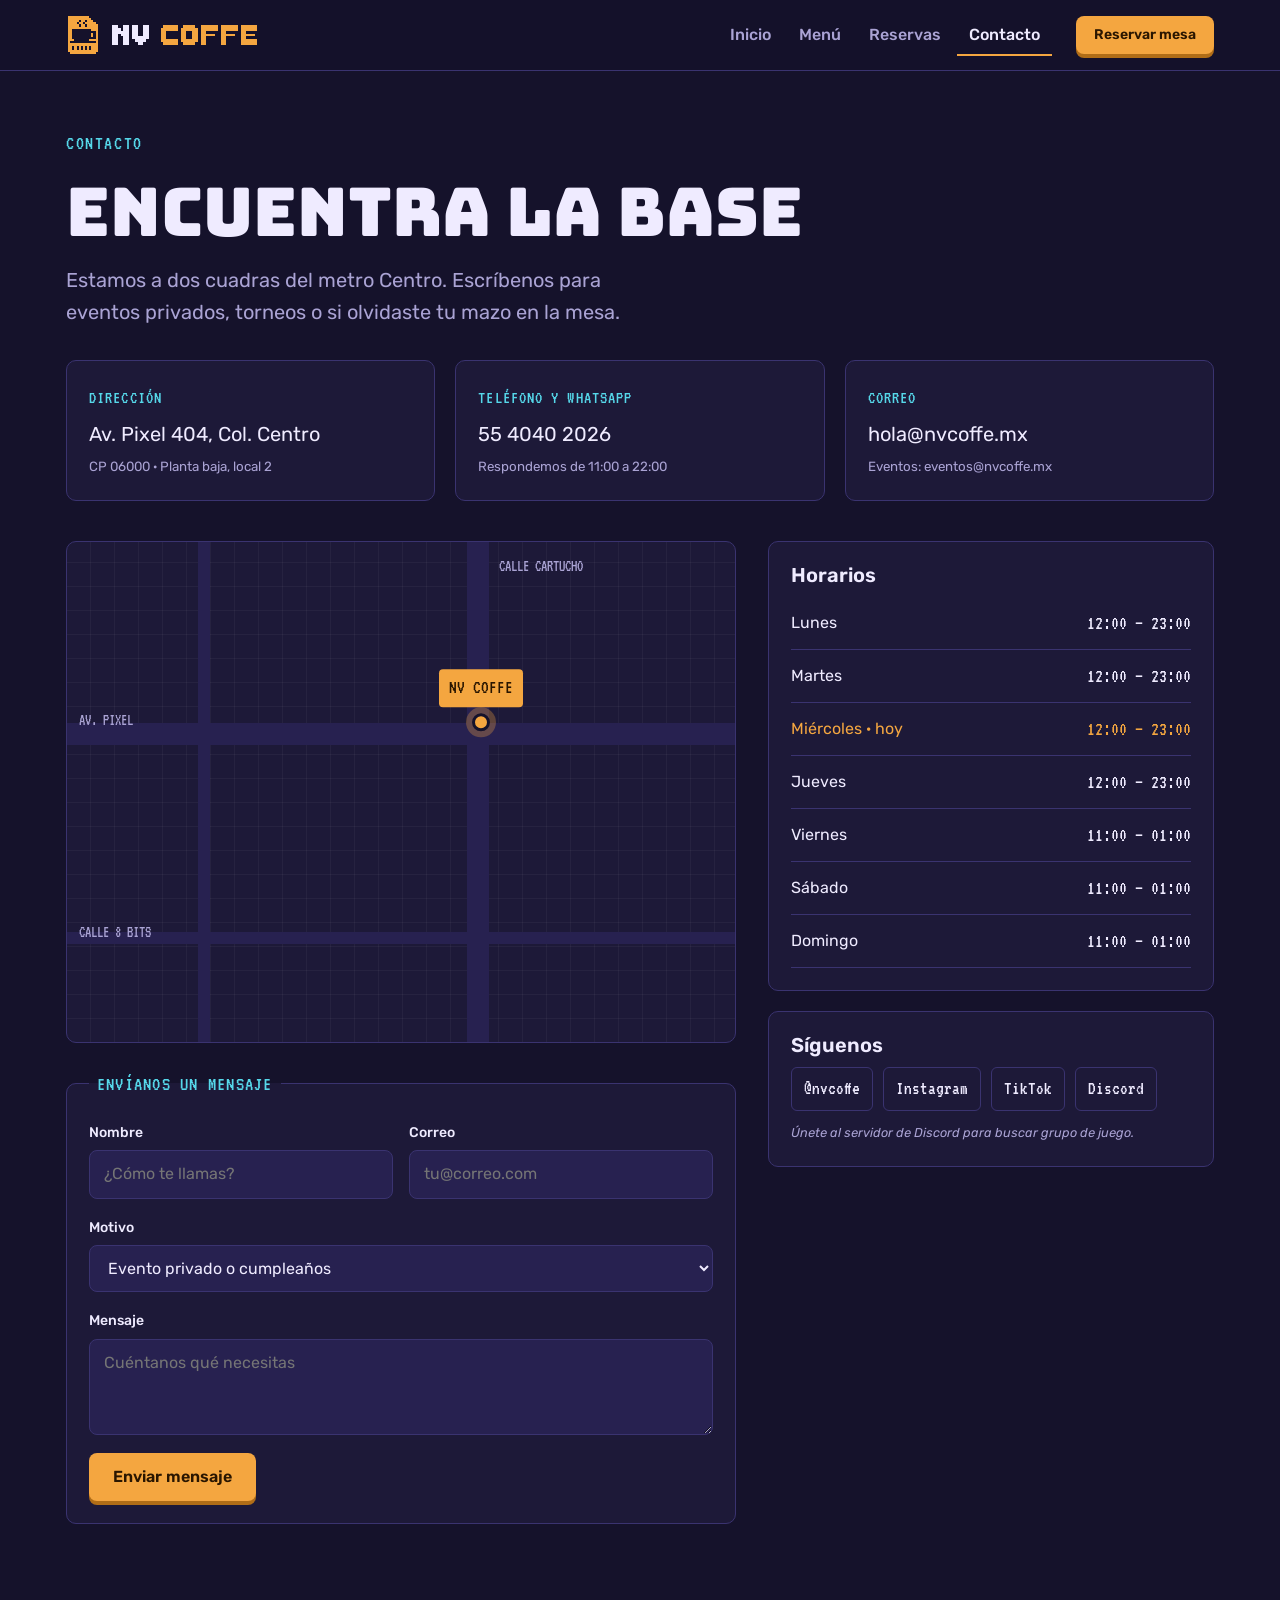
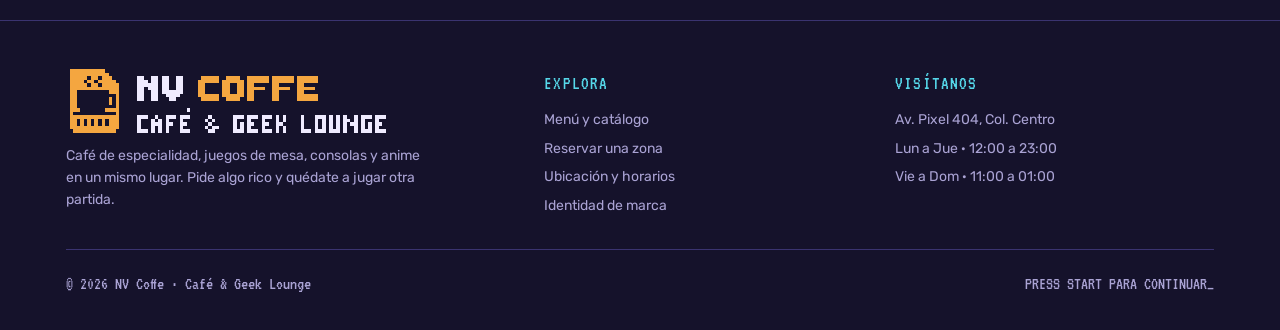
<file: contacto.html>
<!DOCTYPE html>
<html lang="es">
<head>
<meta charset="utf-8">
<meta name="viewport" content="width=device-width, initial-scale=1, viewport-fit=cover">
<title>Contacto · NV Coffe</title>
<link rel="icon" type="image/svg+xml" href="img/favicon.svg">
<link rel="preconnect" href="https://fonts.googleapis.com">
<link rel="preconnect" href="https://fonts.gstatic.com" crossorigin>
<link rel="stylesheet" href="https://fonts.googleapis.com/css2?family=Bungee&family=Rubik:wght@400;500;600&family=VT323&display=swap">
<link rel="stylesheet" href="styles.css">
</head>
<body>
<header class="site-header">
  <div class="wrap">
    <a class="brand" href="index.html" aria-label="NV Coffe, inicio">
      <span class="iso"><svg xmlns="http://www.w3.org/2000/svg" viewBox="0 0 16 18" shape-rendering="crispEdges" role="img" aria-label="NV Coffe"><rect x="1" y="0" width="10" height="1" fill="#f4a640"/><rect x="1" y="1" width="11" height="1" fill="#f4a640"/><rect x="1" y="2" width="5" height="1" fill="#f4a640"/><rect x="7" y="2" width="2" height="1" fill="#f4a640"/><rect x="10" y="2" width="3" height="1" fill="#f4a640"/><rect x="1" y="3" width="4" height="1" fill="#f4a640"/><rect x="6" y="3" width="2" height="1" fill="#f4a640"/><rect x="9" y="3" width="5" height="1" fill="#f4a640"/><rect x="1" y="4" width="5" height="1" fill="#f4a640"/><rect x="7" y="4" width="2" height="1" fill="#f4a640"/><rect x="10" y="4" width="5" height="1" fill="#f4a640"/><rect x="1" y="5" width="14" height="1" fill="#f4a640"/><rect x="1" y="6" width="2" height="1" fill="#f4a640"/><rect x="12" y="6" width="3" height="1" fill="#f4a640"/><rect x="1" y="7" width="2" height="1" fill="#f4a640"/><rect x="14" y="7" width="1" height="1" fill="#f4a640"/><rect x="1" y="8" width="2" height="1" fill="#f4a640"/><rect x="12" y="8" width="1" height="1" fill="#f4a640"/><rect x="14" y="8" width="1" height="1" fill="#f4a640"/><rect x="1" y="9" width="2" height="1" fill="#f4a640"/><rect x="12" y="9" width="1" height="1" fill="#f4a640"/><rect x="14" y="9" width="1" height="1" fill="#f4a640"/><rect x="1" y="10" width="2" height="1" fill="#f4a640"/><rect x="14" y="10" width="1" height="1" fill="#f4a640"/><rect x="1" y="11" width="3" height="1" fill="#f4a640"/><rect x="11" y="11" width="4" height="1" fill="#f4a640"/><rect x="1" y="12" width="1" height="1" fill="#f4a640"/><rect x="14" y="12" width="1" height="1" fill="#f4a640"/><rect x="1" y="13" width="14" height="1" fill="#f4a640"/><rect x="1" y="14" width="2" height="1" fill="#f4a640"/><rect x="4" y="14" width="1" height="1" fill="#f4a640"/><rect x="6" y="14" width="1" height="1" fill="#f4a640"/><rect x="8" y="14" width="1" height="1" fill="#f4a640"/><rect x="10" y="14" width="1" height="1" fill="#f4a640"/><rect x="12" y="14" width="3" height="1" fill="#f4a640"/><rect x="1" y="15" width="2" height="1" fill="#f4a640"/><rect x="4" y="15" width="1" height="1" fill="#f4a640"/><rect x="6" y="15" width="1" height="1" fill="#f4a640"/><rect x="8" y="15" width="1" height="1" fill="#f4a640"/><rect x="10" y="15" width="1" height="1" fill="#f4a640"/><rect x="12" y="15" width="3" height="1" fill="#f4a640"/><rect x="1" y="16" width="14" height="1" fill="#f4a640"/><rect x="2" y="17" width="12" height="1" fill="#f4a640"/><rect x="6" y="2" width="1" height="1" fill="#15122b"/><rect x="9" y="2" width="1" height="1" fill="#15122b"/><rect x="5" y="3" width="1" height="1" fill="#15122b"/><rect x="8" y="3" width="1" height="1" fill="#15122b"/><rect x="6" y="4" width="1" height="1" fill="#15122b"/><rect x="9" y="4" width="1" height="1" fill="#15122b"/><rect x="3" y="6" width="9" height="1" fill="#15122b"/><rect x="3" y="7" width="11" height="1" fill="#15122b"/><rect x="3" y="8" width="9" height="1" fill="#15122b"/><rect x="13" y="8" width="1" height="1" fill="#15122b"/><rect x="3" y="9" width="9" height="1" fill="#15122b"/><rect x="13" y="9" width="1" height="1" fill="#15122b"/><rect x="3" y="10" width="11" height="1" fill="#15122b"/><rect x="4" y="11" width="7" height="1" fill="#15122b"/><rect x="2" y="12" width="12" height="1" fill="#15122b"/><rect x="3" y="14" width="1" height="1" fill="#15122b"/><rect x="5" y="14" width="1" height="1" fill="#15122b"/><rect x="7" y="14" width="1" height="1" fill="#15122b"/><rect x="9" y="14" width="1" height="1" fill="#15122b"/><rect x="11" y="14" width="1" height="1" fill="#15122b"/><rect x="3" y="15" width="1" height="1" fill="#15122b"/><rect x="5" y="15" width="1" height="1" fill="#15122b"/><rect x="7" y="15" width="1" height="1" fill="#15122b"/><rect x="9" y="15" width="1" height="1" fill="#15122b"/><rect x="11" y="15" width="1" height="1" fill="#15122b"/></svg></span>
      <span class="wm"><svg xmlns="http://www.w3.org/2000/svg" viewBox="0 0 51 7" shape-rendering="crispEdges" role="img" aria-label="NV Coffe"><rect x="0" y="0" width="2" height="1" fill="#efebff"/><rect x="4" y="0" width="2" height="1" fill="#efebff"/><rect x="0" y="1" width="3" height="1" fill="#efebff"/><rect x="4" y="1" width="2" height="1" fill="#efebff"/><rect x="0" y="2" width="6" height="1" fill="#efebff"/><rect x="0" y="3" width="2" height="1" fill="#efebff"/><rect x="3" y="3" width="3" height="1" fill="#efebff"/><rect x="0" y="4" width="2" height="1" fill="#efebff"/><rect x="4" y="4" width="2" height="1" fill="#efebff"/><rect x="0" y="5" width="2" height="1" fill="#efebff"/><rect x="4" y="5" width="2" height="1" fill="#efebff"/><rect x="0" y="6" width="2" height="1" fill="#efebff"/><rect x="4" y="6" width="2" height="1" fill="#efebff"/><rect x="7" y="0" width="2" height="1" fill="#efebff"/><rect x="11" y="0" width="2" height="1" fill="#efebff"/><rect x="7" y="1" width="2" height="1" fill="#efebff"/><rect x="11" y="1" width="2" height="1" fill="#efebff"/><rect x="7" y="2" width="2" height="1" fill="#efebff"/><rect x="11" y="2" width="2" height="1" fill="#efebff"/><rect x="7" y="3" width="2" height="1" fill="#efebff"/><rect x="11" y="3" width="2" height="1" fill="#efebff"/><rect x="7" y="4" width="6" height="1" fill="#efebff"/><rect x="8" y="5" width="4" height="1" fill="#efebff"/><rect x="9" y="6" width="2" height="1" fill="#efebff"/><rect x="18" y="0" width="5" height="1" fill="#f4a640"/><rect x="17" y="1" width="6" height="1" fill="#f4a640"/><rect x="17" y="2" width="2" height="1" fill="#f4a640"/><rect x="17" y="3" width="2" height="1" fill="#f4a640"/><rect x="17" y="4" width="2" height="1" fill="#f4a640"/><rect x="17" y="5" width="6" height="1" fill="#f4a640"/><rect x="18" y="6" width="5" height="1" fill="#f4a640"/><rect x="25" y="0" width="4" height="1" fill="#f4a640"/><rect x="24" y="1" width="6" height="1" fill="#f4a640"/><rect x="24" y="2" width="2" height="1" fill="#f4a640"/><rect x="28" y="2" width="2" height="1" fill="#f4a640"/><rect x="24" y="3" width="2" height="1" fill="#f4a640"/><rect x="28" y="3" width="2" height="1" fill="#f4a640"/><rect x="24" y="4" width="2" height="1" fill="#f4a640"/><rect x="28" y="4" width="2" height="1" fill="#f4a640"/><rect x="24" y="5" width="6" height="1" fill="#f4a640"/><rect x="25" y="6" width="4" height="1" fill="#f4a640"/><rect x="31" y="0" width="6" height="1" fill="#f4a640"/><rect x="31" y="1" width="6" height="1" fill="#f4a640"/><rect x="31" y="2" width="2" height="1" fill="#f4a640"/><rect x="31" y="3" width="5" height="1" fill="#f4a640"/><rect x="31" y="4" width="2" height="1" fill="#f4a640"/><rect x="31" y="5" width="2" height="1" fill="#f4a640"/><rect x="31" y="6" width="2" height="1" fill="#f4a640"/><rect x="38" y="0" width="6" height="1" fill="#f4a640"/><rect x="38" y="1" width="6" height="1" fill="#f4a640"/><rect x="38" y="2" width="2" height="1" fill="#f4a640"/><rect x="38" y="3" width="5" height="1" fill="#f4a640"/><rect x="38" y="4" width="2" height="1" fill="#f4a640"/><rect x="38" y="5" width="2" height="1" fill="#f4a640"/><rect x="38" y="6" width="2" height="1" fill="#f4a640"/><rect x="45" y="0" width="6" height="1" fill="#f4a640"/><rect x="45" y="1" width="6" height="1" fill="#f4a640"/><rect x="45" y="2" width="2" height="1" fill="#f4a640"/><rect x="45" y="3" width="5" height="1" fill="#f4a640"/><rect x="45" y="4" width="2" height="1" fill="#f4a640"/><rect x="45" y="5" width="6" height="1" fill="#f4a640"/><rect x="45" y="6" width="6" height="1" fill="#f4a640"/></svg></span>
    </a>
    <nav class="nav" aria-label="Principal">
      <a href="index.html" data-nav="inicio">Inicio</a>
      <a href="menu.html" data-nav="menu">Menú</a>
      <a href="reservas.html" data-nav="reservas">Reservas</a>
      <a href="contacto.html" data-nav="contacto" aria-current="page">Contacto</a>
    </nav>
    <a class="btn btn-primary btn-sm header-cta" href="reservas.html">Reservar mesa</a>
  </div>
</header>
<main>
<section class="page-head">
  <div class="wrap">
    <p class="eyebrow">Contacto</p>
    <h1>Encuentra la base</h1>
    <p class="lead">Estamos a dos cuadras del metro Centro. Escríbenos para eventos privados, torneos o si olvidaste tu mazo en la mesa.</p>
  </div>
</section>

<section class="wrap" style="padding-bottom:40px">
  <div class="contact-grid">
    <div class="contact-card"><span class="label">Dirección</span><p>Av. Pixel 404, Col. Centro</p><small>CP 06000 · Planta baja, local 2</small></div>
    <div class="contact-card"><span class="label">Teléfono y WhatsApp</span><p>55 4040 2026</p><small>Respondemos de 11:00 a 22:00</small></div>
    <div class="contact-card"><span class="label">Correo</span><p>hola@nvcoffe.mx</p><small>Eventos: eventos@nvcoffe.mx</small></div>
  </div>
</section>

<section class="wrap" style="padding-bottom:72px">
  <div class="layout-2">
    <div style="display:grid;gap:24px">
      <div class="map" role="img" aria-label="Mapa ilustrativo de la ubicación de NV Coffe">
        <span class="street" style="left:12px;top:calc(38% - 24px)">AV. PIXEL</span>
        <span class="street" style="left:calc(62% + 18px);top:12px">CALLE CARTUCHO</span>
        <span class="street" style="left:12px;top:calc(80% - 22px)">CALLE 8 BITS</span>
        <div class="pin"><b>NV COFFE</b><i></i></div>
      </div>
      <form class="form" id="form-contacto" novalidate>
        <fieldset>
          <legend>Envíanos un mensaje</legend>
          <div class="row">
            <div class="field"><label for="c-nombre">Nombre</label><input id="c-nombre" type="text" placeholder="¿Cómo te llamas?" autocomplete="name"></div>
            <div class="field"><label for="c-correo">Correo</label><input id="c-correo" type="email" placeholder="tu@correo.com" autocomplete="email"></div>
          </div>
          <div class="field"><label for="c-motivo">Motivo</label>
            <select id="c-motivo"><option>Evento privado o cumpleaños</option><option>Torneos y comunidad</option><option>Objetos olvidados</option><option>Sugerencias del menú</option><option>Otro</option></select>
          </div>
          <div class="field"><label for="c-mensaje">Mensaje</label><textarea id="c-mensaje" placeholder="Cuéntanos qué necesitas"></textarea></div>
          <div><button class="btn btn-primary" type="submit">Enviar mensaje</button></div>
          <div class="notice" id="aviso-contacto" hidden><b>MENSAJE ENVIADO</b> Vista de ejemplo: así se vería la confirmación del envío.</div>
        </fieldset>
      </form>
    </div>

    <aside class="aside">
      <div class="panel">
        <h2>Horarios</h2>
        <table class="hours">
          <tbody>
            <tr><td>Lunes</td><td>12:00 – 23:00</td></tr>
            <tr><td>Martes</td><td>12:00 – 23:00</td></tr>
            <tr class="today"><td>Miércoles · hoy</td><td>12:00 – 23:00</td></tr>
            <tr><td>Jueves</td><td>12:00 – 23:00</td></tr>
            <tr><td>Viernes</td><td>11:00 – 01:00</td></tr>
            <tr><td>Sábado</td><td>11:00 – 01:00</td></tr>
            <tr><td>Domingo</td><td>11:00 – 01:00</td></tr>
          </tbody>
        </table>
      </div>
      <div class="panel">
        <h2>Síguenos</h2>
        <div class="socials"><span>@nvcoffe</span><span>Instagram</span><span>TikTok</span><span>Discord</span></div>
        <p class="example-note" style="margin-top:12px">Únete al servidor de Discord para buscar grupo de juego.</p>
      </div>
    </aside>
  </div>
</section>
</main>
<footer class="site-footer">
  <div class="wrap">
    <div>
      <a class="brand brand-full" href="index.html" aria-label="NV Coffe, inicio"><svg xmlns="http://www.w3.org/2000/svg" viewBox="0 0 90 18" shape-rendering="crispEdges" role="img" aria-label="NV Coffe · Café & Geek Lounge"><rect x="1" y="0" width="10" height="1" fill="#f4a640"/><rect x="1" y="1" width="11" height="1" fill="#f4a640"/><rect x="1" y="2" width="5" height="1" fill="#f4a640"/><rect x="7" y="2" width="2" height="1" fill="#f4a640"/><rect x="10" y="2" width="3" height="1" fill="#f4a640"/><rect x="1" y="3" width="4" height="1" fill="#f4a640"/><rect x="6" y="3" width="2" height="1" fill="#f4a640"/><rect x="9" y="3" width="5" height="1" fill="#f4a640"/><rect x="1" y="4" width="5" height="1" fill="#f4a640"/><rect x="7" y="4" width="2" height="1" fill="#f4a640"/><rect x="10" y="4" width="5" height="1" fill="#f4a640"/><rect x="1" y="5" width="14" height="1" fill="#f4a640"/><rect x="1" y="6" width="2" height="1" fill="#f4a640"/><rect x="12" y="6" width="3" height="1" fill="#f4a640"/><rect x="1" y="7" width="2" height="1" fill="#f4a640"/><rect x="14" y="7" width="1" height="1" fill="#f4a640"/><rect x="1" y="8" width="2" height="1" fill="#f4a640"/><rect x="12" y="8" width="1" height="1" fill="#f4a640"/><rect x="14" y="8" width="1" height="1" fill="#f4a640"/><rect x="1" y="9" width="2" height="1" fill="#f4a640"/><rect x="12" y="9" width="1" height="1" fill="#f4a640"/><rect x="14" y="9" width="1" height="1" fill="#f4a640"/><rect x="1" y="10" width="2" height="1" fill="#f4a640"/><rect x="14" y="10" width="1" height="1" fill="#f4a640"/><rect x="1" y="11" width="3" height="1" fill="#f4a640"/><rect x="11" y="11" width="4" height="1" fill="#f4a640"/><rect x="1" y="12" width="1" height="1" fill="#f4a640"/><rect x="14" y="12" width="1" height="1" fill="#f4a640"/><rect x="1" y="13" width="14" height="1" fill="#f4a640"/><rect x="1" y="14" width="2" height="1" fill="#f4a640"/><rect x="4" y="14" width="1" height="1" fill="#f4a640"/><rect x="6" y="14" width="1" height="1" fill="#f4a640"/><rect x="8" y="14" width="1" height="1" fill="#f4a640"/><rect x="10" y="14" width="1" height="1" fill="#f4a640"/><rect x="12" y="14" width="3" height="1" fill="#f4a640"/><rect x="1" y="15" width="2" height="1" fill="#f4a640"/><rect x="4" y="15" width="1" height="1" fill="#f4a640"/><rect x="6" y="15" width="1" height="1" fill="#f4a640"/><rect x="8" y="15" width="1" height="1" fill="#f4a640"/><rect x="10" y="15" width="1" height="1" fill="#f4a640"/><rect x="12" y="15" width="3" height="1" fill="#f4a640"/><rect x="1" y="16" width="14" height="1" fill="#f4a640"/><rect x="2" y="17" width="12" height="1" fill="#f4a640"/><rect x="6" y="2" width="1" height="1" fill="#15122b"/><rect x="9" y="2" width="1" height="1" fill="#15122b"/><rect x="5" y="3" width="1" height="1" fill="#15122b"/><rect x="8" y="3" width="1" height="1" fill="#15122b"/><rect x="6" y="4" width="1" height="1" fill="#15122b"/><rect x="9" y="4" width="1" height="1" fill="#15122b"/><rect x="3" y="6" width="9" height="1" fill="#15122b"/><rect x="3" y="7" width="11" height="1" fill="#15122b"/><rect x="3" y="8" width="9" height="1" fill="#15122b"/><rect x="13" y="8" width="1" height="1" fill="#15122b"/><rect x="3" y="9" width="9" height="1" fill="#15122b"/><rect x="13" y="9" width="1" height="1" fill="#15122b"/><rect x="3" y="10" width="11" height="1" fill="#15122b"/><rect x="4" y="11" width="7" height="1" fill="#15122b"/><rect x="2" y="12" width="12" height="1" fill="#15122b"/><rect x="3" y="14" width="1" height="1" fill="#15122b"/><rect x="5" y="14" width="1" height="1" fill="#15122b"/><rect x="7" y="14" width="1" height="1" fill="#15122b"/><rect x="9" y="14" width="1" height="1" fill="#15122b"/><rect x="11" y="14" width="1" height="1" fill="#15122b"/><rect x="3" y="15" width="1" height="1" fill="#15122b"/><rect x="5" y="15" width="1" height="1" fill="#15122b"/><rect x="7" y="15" width="1" height="1" fill="#15122b"/><rect x="9" y="15" width="1" height="1" fill="#15122b"/><rect x="11" y="15" width="1" height="1" fill="#15122b"/><rect x="20" y="2" width="2" height="1" fill="#efebff"/><rect x="24" y="2" width="2" height="1" fill="#efebff"/><rect x="20" y="3" width="3" height="1" fill="#efebff"/><rect x="24" y="3" width="2" height="1" fill="#efebff"/><rect x="20" y="4" width="6" height="1" fill="#efebff"/><rect x="20" y="5" width="2" height="1" fill="#efebff"/><rect x="23" y="5" width="3" height="1" fill="#efebff"/><rect x="20" y="6" width="2" height="1" fill="#efebff"/><rect x="24" y="6" width="2" height="1" fill="#efebff"/><rect x="20" y="7" width="2" height="1" fill="#efebff"/><rect x="24" y="7" width="2" height="1" fill="#efebff"/><rect x="20" y="8" width="2" height="1" fill="#efebff"/><rect x="24" y="8" width="2" height="1" fill="#efebff"/><rect x="27" y="2" width="2" height="1" fill="#efebff"/><rect x="31" y="2" width="2" height="1" fill="#efebff"/><rect x="27" y="3" width="2" height="1" fill="#efebff"/><rect x="31" y="3" width="2" height="1" fill="#efebff"/><rect x="27" y="4" width="2" height="1" fill="#efebff"/><rect x="31" y="4" width="2" height="1" fill="#efebff"/><rect x="27" y="5" width="2" height="1" fill="#efebff"/><rect x="31" y="5" width="2" height="1" fill="#efebff"/><rect x="27" y="6" width="6" height="1" fill="#efebff"/><rect x="28" y="7" width="4" height="1" fill="#efebff"/><rect x="29" y="8" width="2" height="1" fill="#efebff"/><rect x="38" y="2" width="5" height="1" fill="#f4a640"/><rect x="37" y="3" width="6" height="1" fill="#f4a640"/><rect x="37" y="4" width="2" height="1" fill="#f4a640"/><rect x="37" y="5" width="2" height="1" fill="#f4a640"/><rect x="37" y="6" width="2" height="1" fill="#f4a640"/><rect x="37" y="7" width="6" height="1" fill="#f4a640"/><rect x="38" y="8" width="5" height="1" fill="#f4a640"/><rect x="45" y="2" width="4" height="1" fill="#f4a640"/><rect x="44" y="3" width="6" height="1" fill="#f4a640"/><rect x="44" y="4" width="2" height="1" fill="#f4a640"/><rect x="48" y="4" width="2" height="1" fill="#f4a640"/><rect x="44" y="5" width="2" height="1" fill="#f4a640"/><rect x="48" y="5" width="2" height="1" fill="#f4a640"/><rect x="44" y="6" width="2" height="1" fill="#f4a640"/><rect x="48" y="6" width="2" height="1" fill="#f4a640"/><rect x="44" y="7" width="6" height="1" fill="#f4a640"/><rect x="45" y="8" width="4" height="1" fill="#f4a640"/><rect x="51" y="2" width="6" height="1" fill="#f4a640"/><rect x="51" y="3" width="6" height="1" fill="#f4a640"/><rect x="51" y="4" width="2" height="1" fill="#f4a640"/><rect x="51" y="5" width="5" height="1" fill="#f4a640"/><rect x="51" y="6" width="2" height="1" fill="#f4a640"/><rect x="51" y="7" width="2" height="1" fill="#f4a640"/><rect x="51" y="8" width="2" height="1" fill="#f4a640"/><rect x="58" y="2" width="6" height="1" fill="#f4a640"/><rect x="58" y="3" width="6" height="1" fill="#f4a640"/><rect x="58" y="4" width="2" height="1" fill="#f4a640"/><rect x="58" y="5" width="5" height="1" fill="#f4a640"/><rect x="58" y="6" width="2" height="1" fill="#f4a640"/><rect x="58" y="7" width="2" height="1" fill="#f4a640"/><rect x="58" y="8" width="2" height="1" fill="#f4a640"/><rect x="65" y="2" width="6" height="1" fill="#f4a640"/><rect x="65" y="3" width="6" height="1" fill="#f4a640"/><rect x="65" y="4" width="2" height="1" fill="#f4a640"/><rect x="65" y="5" width="5" height="1" fill="#f4a640"/><rect x="65" y="6" width="2" height="1" fill="#f4a640"/><rect x="65" y="7" width="6" height="1" fill="#f4a640"/><rect x="65" y="8" width="6" height="1" fill="#f4a640"/><rect x="20" y="13" width="3" height="1" fill="#efebff"/><rect x="20" y="14" width="1" height="1" fill="#efebff"/><rect x="20" y="15" width="1" height="1" fill="#efebff"/><rect x="20" y="16" width="1" height="1" fill="#efebff"/><rect x="20" y="17" width="3" height="1" fill="#efebff"/><rect x="25" y="13" width="1" height="1" fill="#efebff"/><rect x="24" y="14" width="1" height="1" fill="#efebff"/><rect x="26" y="14" width="1" height="1" fill="#efebff"/><rect x="24" y="15" width="3" height="1" fill="#efebff"/><rect x="24" y="16" width="1" height="1" fill="#efebff"/><rect x="26" y="16" width="1" height="1" fill="#efebff"/><rect x="24" y="17" width="1" height="1" fill="#efebff"/><rect x="26" y="17" width="1" height="1" fill="#efebff"/><rect x="28" y="13" width="3" height="1" fill="#efebff"/><rect x="28" y="14" width="1" height="1" fill="#efebff"/><rect x="28" y="15" width="2" height="1" fill="#efebff"/><rect x="28" y="16" width="1" height="1" fill="#efebff"/><rect x="28" y="17" width="1" height="1" fill="#efebff"/><rect x="32" y="13" width="3" height="1" fill="#efebff"/><rect x="32" y="14" width="1" height="1" fill="#efebff"/><rect x="32" y="15" width="2" height="1" fill="#efebff"/><rect x="32" y="16" width="1" height="1" fill="#efebff"/><rect x="32" y="17" width="3" height="1" fill="#efebff"/><rect x="34" y="11" width="1" height="1" fill="#efebff"/><rect x="40" y="13" width="1" height="1" fill="#efebff"/><rect x="39" y="14" width="1" height="1" fill="#efebff"/><rect x="41" y="14" width="1" height="1" fill="#efebff"/><rect x="40" y="15" width="1" height="1" fill="#efebff"/><rect x="39" y="16" width="1" height="1" fill="#efebff"/><rect x="41" y="16" width="2" height="1" fill="#efebff"/><rect x="40" y="17" width="2" height="1" fill="#efebff"/><rect x="47" y="13" width="3" height="1" fill="#efebff"/><rect x="47" y="14" width="1" height="1" fill="#efebff"/><rect x="47" y="15" width="1" height="1" fill="#efebff"/><rect x="49" y="15" width="1" height="1" fill="#efebff"/><rect x="47" y="16" width="1" height="1" fill="#efebff"/><rect x="49" y="16" width="1" height="1" fill="#efebff"/><rect x="47" y="17" width="3" height="1" fill="#efebff"/><rect x="51" y="13" width="3" height="1" fill="#efebff"/><rect x="51" y="14" width="1" height="1" fill="#efebff"/><rect x="51" y="15" width="2" height="1" fill="#efebff"/><rect x="51" y="16" width="1" height="1" fill="#efebff"/><rect x="51" y="17" width="3" height="1" fill="#efebff"/><rect x="55" y="13" width="3" height="1" fill="#efebff"/><rect x="55" y="14" width="1" height="1" fill="#efebff"/><rect x="55" y="15" width="2" height="1" fill="#efebff"/><rect x="55" y="16" width="1" height="1" fill="#efebff"/><rect x="55" y="17" width="3" height="1" fill="#efebff"/><rect x="59" y="13" width="1" height="1" fill="#efebff"/><rect x="61" y="13" width="1" height="1" fill="#efebff"/><rect x="59" y="14" width="1" height="1" fill="#efebff"/><rect x="61" y="14" width="1" height="1" fill="#efebff"/><rect x="59" y="15" width="2" height="1" fill="#efebff"/><rect x="59" y="16" width="1" height="1" fill="#efebff"/><rect x="61" y="16" width="1" height="1" fill="#efebff"/><rect x="59" y="17" width="1" height="1" fill="#efebff"/><rect x="61" y="17" width="1" height="1" fill="#efebff"/><rect x="66" y="13" width="1" height="1" fill="#efebff"/><rect x="66" y="14" width="1" height="1" fill="#efebff"/><rect x="66" y="15" width="1" height="1" fill="#efebff"/><rect x="66" y="16" width="1" height="1" fill="#efebff"/><rect x="66" y="17" width="3" height="1" fill="#efebff"/><rect x="70" y="13" width="3" height="1" fill="#efebff"/><rect x="70" y="14" width="1" height="1" fill="#efebff"/><rect x="72" y="14" width="1" height="1" fill="#efebff"/><rect x="70" y="15" width="1" height="1" fill="#efebff"/><rect x="72" y="15" width="1" height="1" fill="#efebff"/><rect x="70" y="16" width="1" height="1" fill="#efebff"/><rect x="72" y="16" width="1" height="1" fill="#efebff"/><rect x="70" y="17" width="3" height="1" fill="#efebff"/><rect x="74" y="13" width="1" height="1" fill="#efebff"/><rect x="76" y="13" width="1" height="1" fill="#efebff"/><rect x="74" y="14" width="1" height="1" fill="#efebff"/><rect x="76" y="14" width="1" height="1" fill="#efebff"/><rect x="74" y="15" width="1" height="1" fill="#efebff"/><rect x="76" y="15" width="1" height="1" fill="#efebff"/><rect x="74" y="16" width="1" height="1" fill="#efebff"/><rect x="76" y="16" width="1" height="1" fill="#efebff"/><rect x="74" y="17" width="3" height="1" fill="#efebff"/><rect x="78" y="13" width="1" height="1" fill="#efebff"/><rect x="81" y="13" width="1" height="1" fill="#efebff"/><rect x="78" y="14" width="2" height="1" fill="#efebff"/><rect x="81" y="14" width="1" height="1" fill="#efebff"/><rect x="78" y="15" width="1" height="1" fill="#efebff"/><rect x="80" y="15" width="2" height="1" fill="#efebff"/><rect x="78" y="16" width="1" height="1" fill="#efebff"/><rect x="81" y="16" width="1" height="1" fill="#efebff"/><rect x="78" y="17" width="1" height="1" fill="#efebff"/><rect x="81" y="17" width="1" height="1" fill="#efebff"/><rect x="83" y="13" width="3" height="1" fill="#efebff"/><rect x="83" y="14" width="1" height="1" fill="#efebff"/><rect x="83" y="15" width="1" height="1" fill="#efebff"/><rect x="85" y="15" width="1" height="1" fill="#efebff"/><rect x="83" y="16" width="1" height="1" fill="#efebff"/><rect x="85" y="16" width="1" height="1" fill="#efebff"/><rect x="83" y="17" width="3" height="1" fill="#efebff"/><rect x="87" y="13" width="3" height="1" fill="#efebff"/><rect x="87" y="14" width="1" height="1" fill="#efebff"/><rect x="87" y="15" width="2" height="1" fill="#efebff"/><rect x="87" y="16" width="1" height="1" fill="#efebff"/><rect x="87" y="17" width="3" height="1" fill="#efebff"/></svg></a>
      <p style="margin-top:12px;max-width:40ch">Café de especialidad, juegos de mesa, consolas y anime en un mismo lugar. Pide algo rico y quédate a jugar otra partida.</p>
    </div>
    <div>
      <h4>Explora</h4>
      <ul>
        <li><a href="menu.html">Menú y catálogo</a></li>
        <li><a href="reservas.html">Reservar una zona</a></li>
        <li><a href="contacto.html">Ubicación y horarios</a></li>
        <li><a href="marca.html">Identidad de marca</a></li>
      </ul>
    </div>
    <div>
      <h4>Visítanos</h4>
      <ul>
        <li>Av. Pixel 404, Col. Centro</li>
        <li>Lun a Jue · 12:00 a 23:00</li>
        <li>Vie a Dom · 11:00 a 01:00</li>
      </ul>
    </div>
    <div class="copy"><span>© 2026 NV Coffe · Café &amp; Geek Lounge</span><span>PRESS START PARA CONTINUAR_</span></div>
  </div>
</footer>

<script src="script.js"></script>
</body>
</html>
</file>
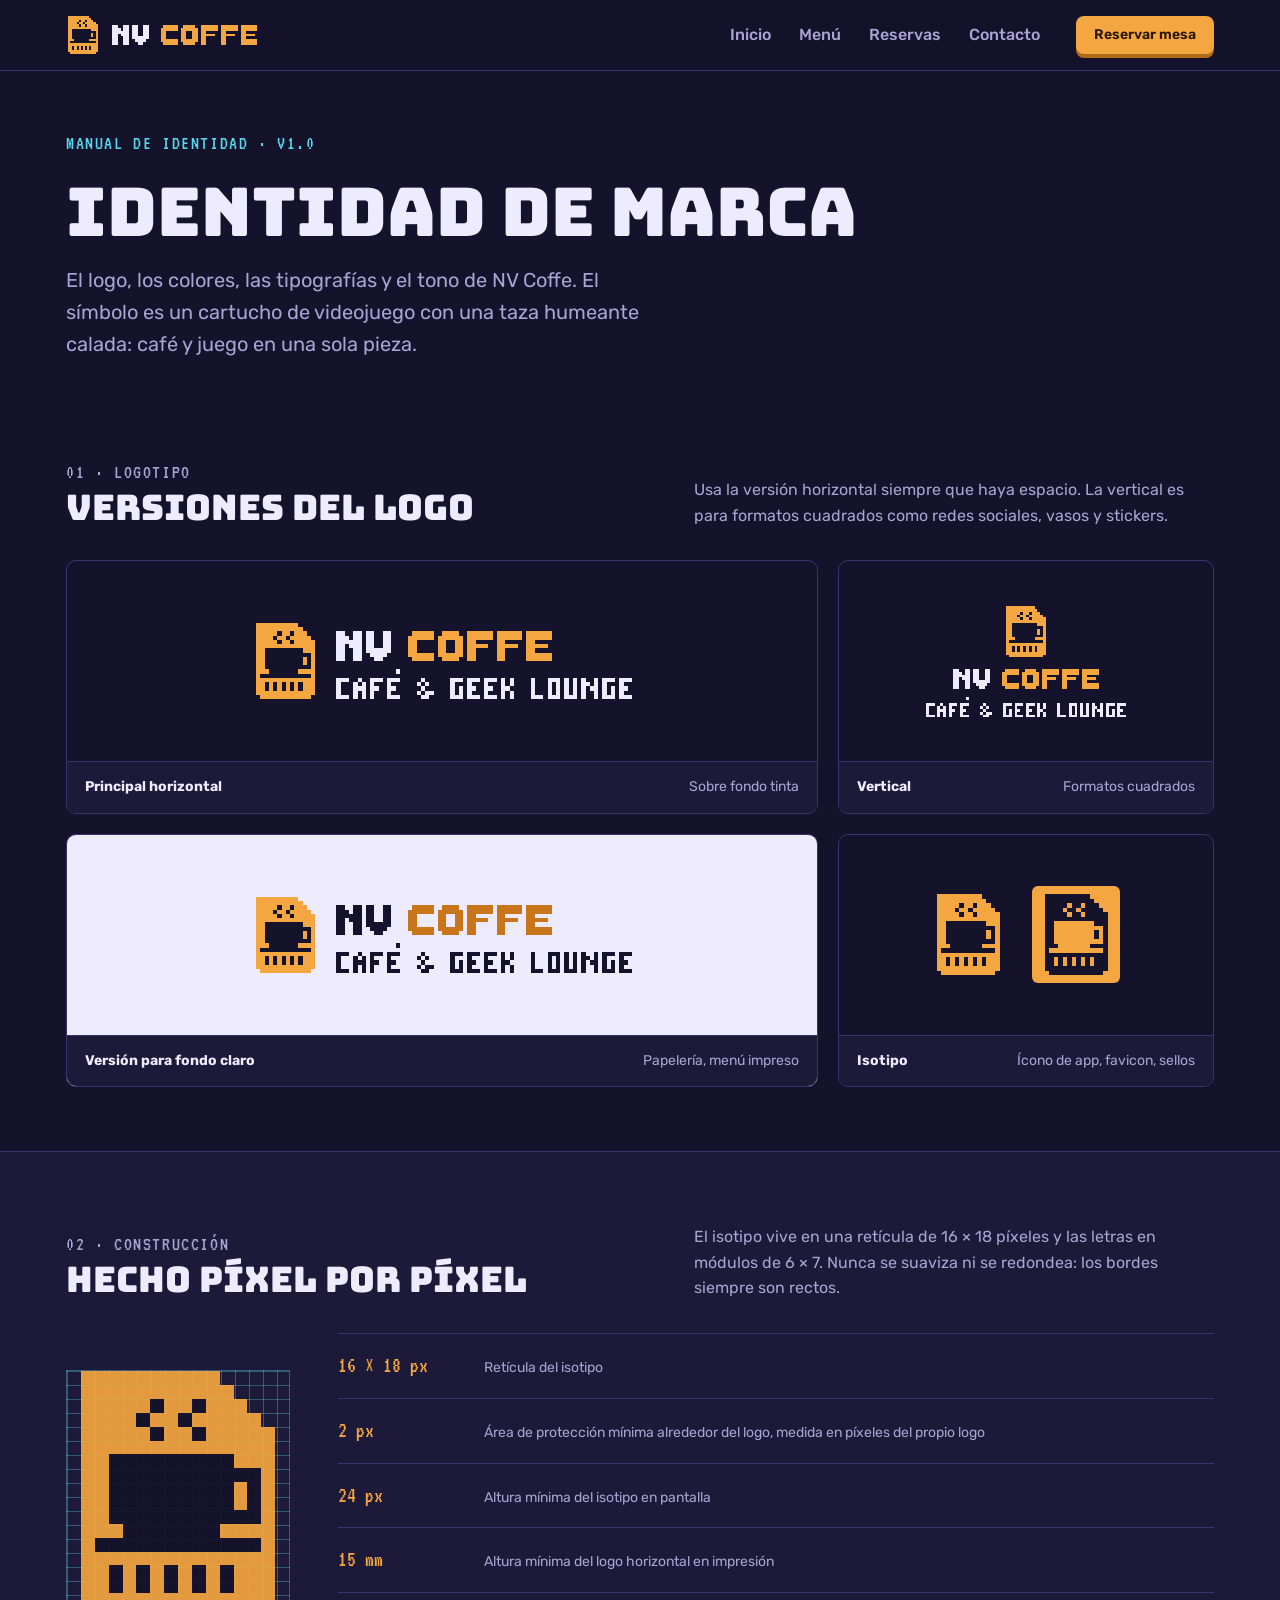
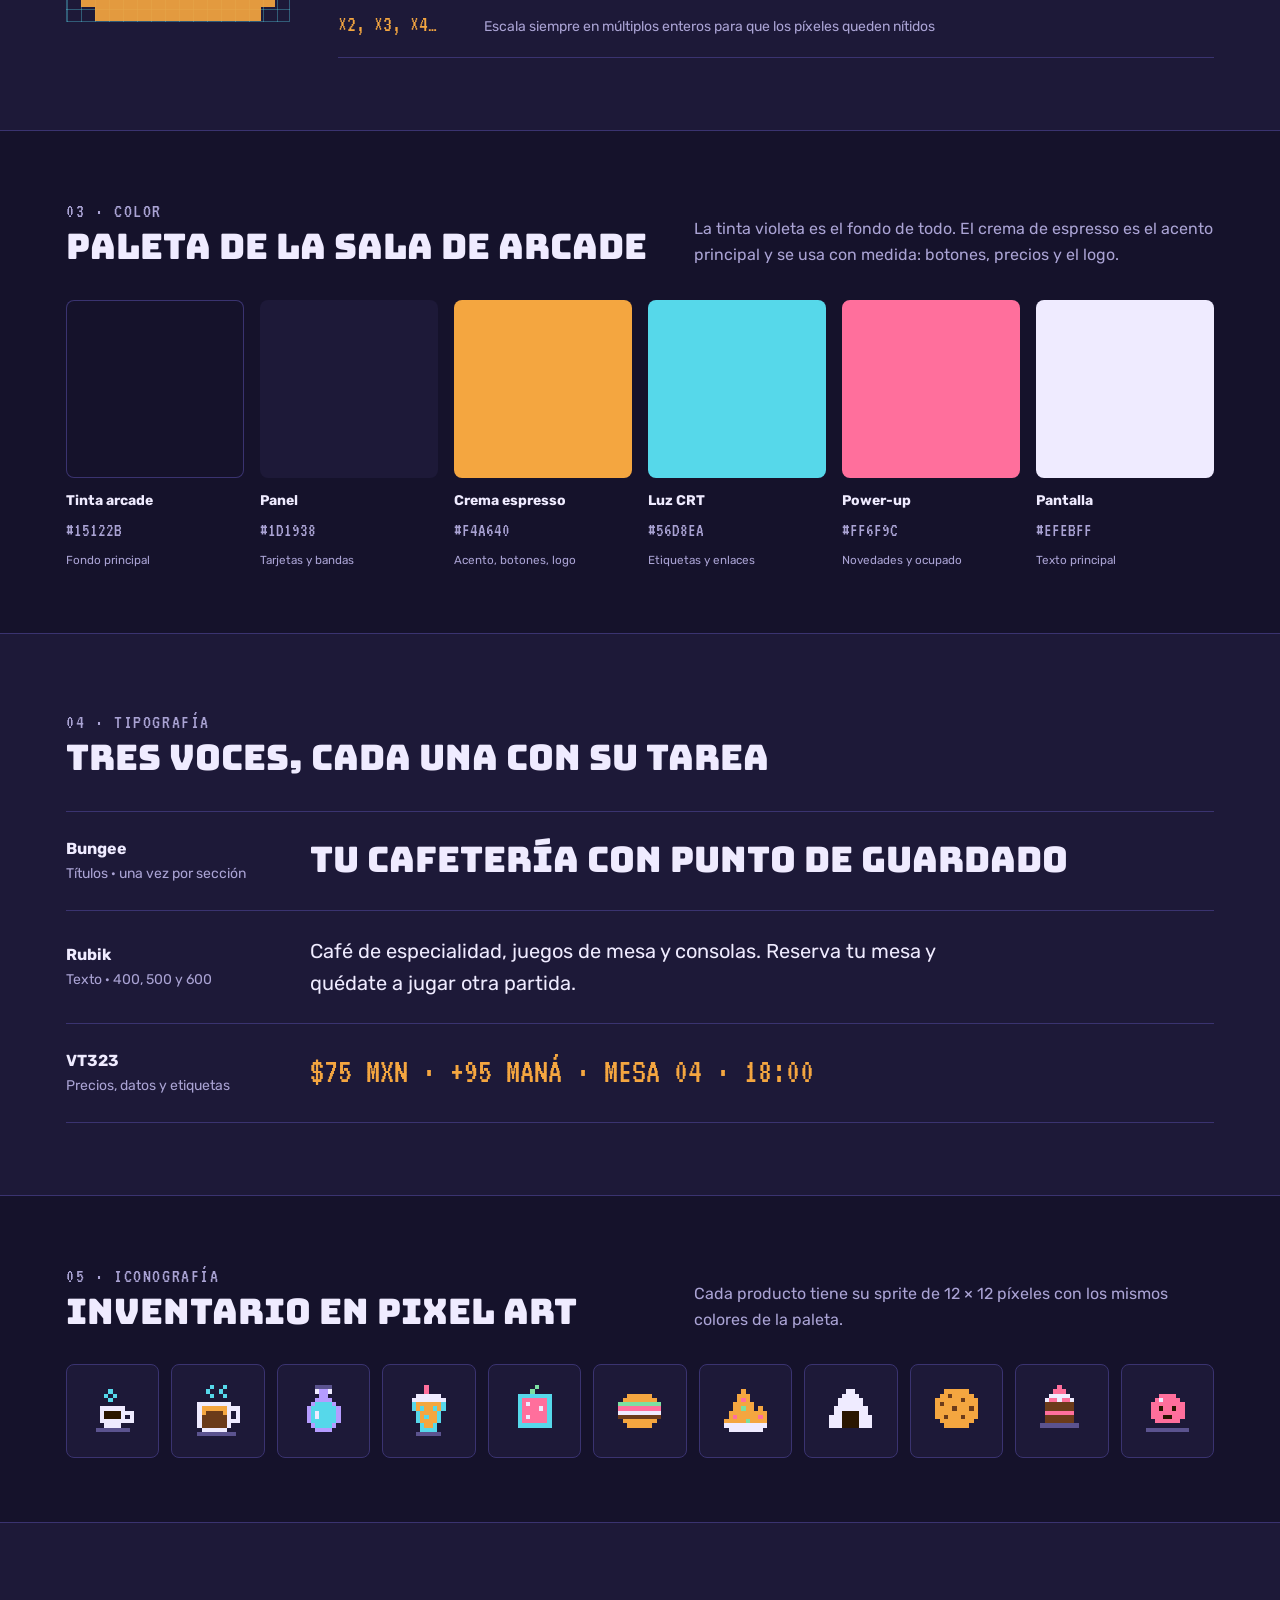
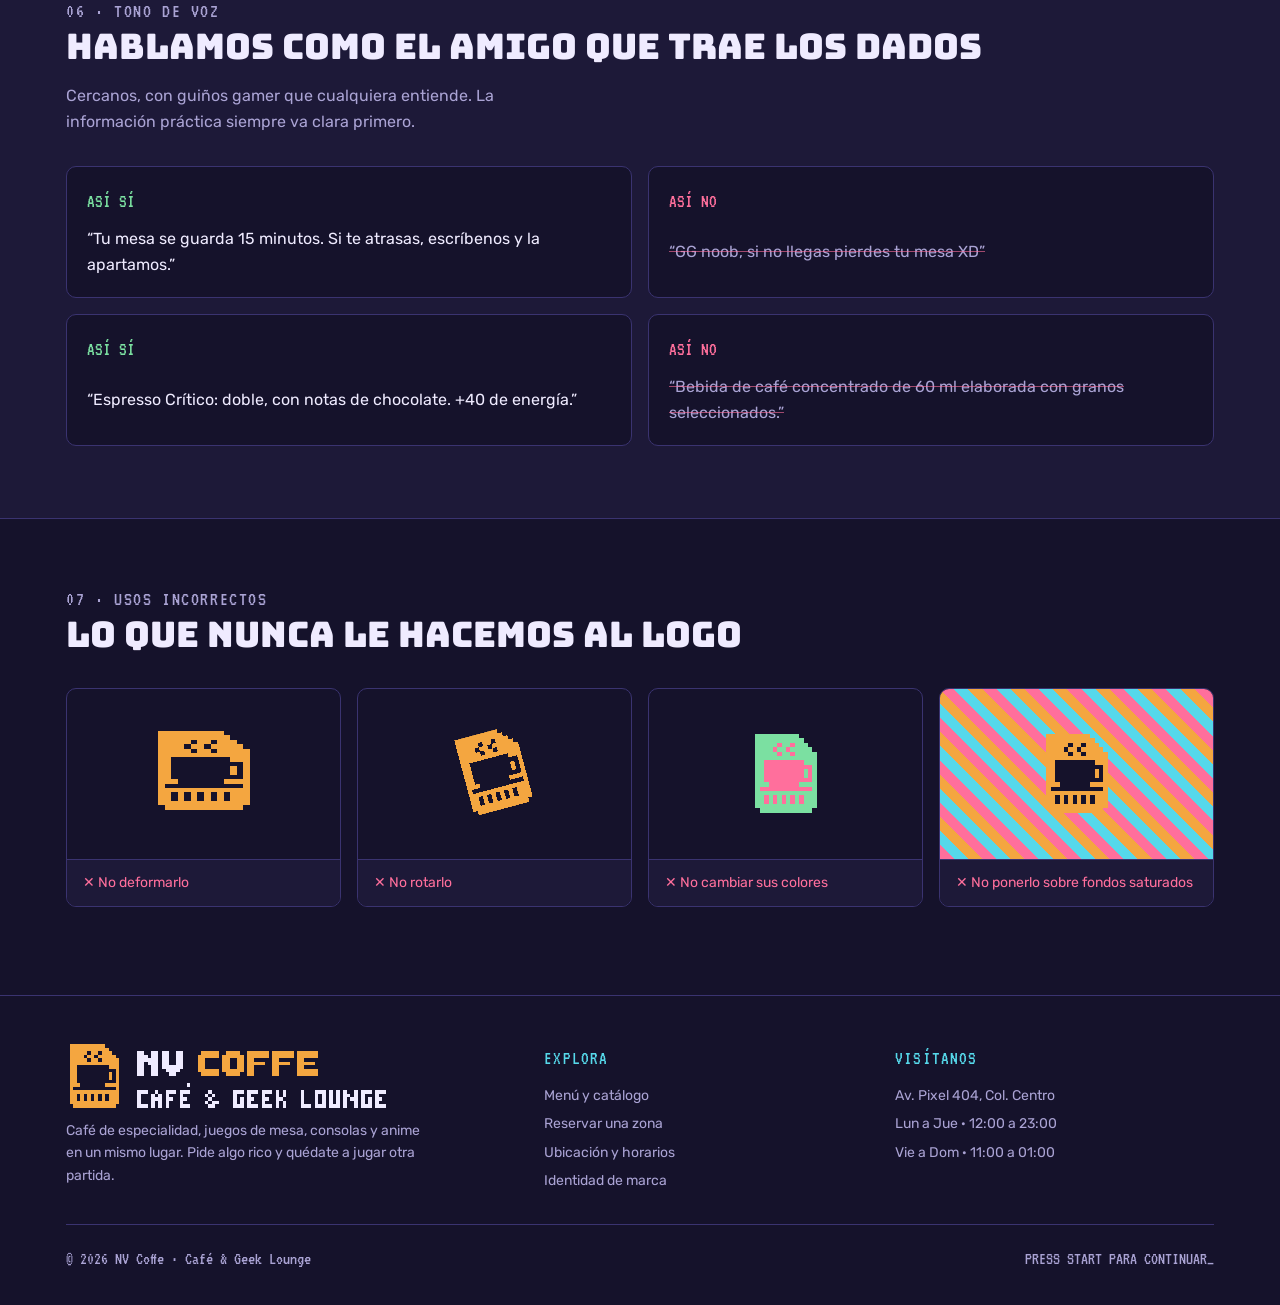
<file: marca.html>
<!DOCTYPE html>
<html lang="es">
<head>
<meta charset="utf-8">
<meta name="viewport" content="width=device-width, initial-scale=1, viewport-fit=cover">
<title>Identidad de marca · NV Coffe</title>
<link rel="icon" type="image/svg+xml" href="img/favicon.svg">
<link rel="preconnect" href="https://fonts.googleapis.com">
<link rel="preconnect" href="https://fonts.gstatic.com" crossorigin>
<link rel="stylesheet" href="https://fonts.googleapis.com/css2?family=Bungee&family=Rubik:wght@400;500;600&family=VT323&display=swap">
<link rel="stylesheet" href="styles.css">
</head>
<body>
<header class="site-header">
  <div class="wrap">
    <a class="brand" href="index.html" aria-label="NV Coffe, inicio">
      <span class="iso"><svg xmlns="http://www.w3.org/2000/svg" viewBox="0 0 16 18" shape-rendering="crispEdges" role="img" aria-label="NV Coffe"><rect x="1" y="0" width="10" height="1" fill="#f4a640"/><rect x="1" y="1" width="11" height="1" fill="#f4a640"/><rect x="1" y="2" width="5" height="1" fill="#f4a640"/><rect x="7" y="2" width="2" height="1" fill="#f4a640"/><rect x="10" y="2" width="3" height="1" fill="#f4a640"/><rect x="1" y="3" width="4" height="1" fill="#f4a640"/><rect x="6" y="3" width="2" height="1" fill="#f4a640"/><rect x="9" y="3" width="5" height="1" fill="#f4a640"/><rect x="1" y="4" width="5" height="1" fill="#f4a640"/><rect x="7" y="4" width="2" height="1" fill="#f4a640"/><rect x="10" y="4" width="5" height="1" fill="#f4a640"/><rect x="1" y="5" width="14" height="1" fill="#f4a640"/><rect x="1" y="6" width="2" height="1" fill="#f4a640"/><rect x="12" y="6" width="3" height="1" fill="#f4a640"/><rect x="1" y="7" width="2" height="1" fill="#f4a640"/><rect x="14" y="7" width="1" height="1" fill="#f4a640"/><rect x="1" y="8" width="2" height="1" fill="#f4a640"/><rect x="12" y="8" width="1" height="1" fill="#f4a640"/><rect x="14" y="8" width="1" height="1" fill="#f4a640"/><rect x="1" y="9" width="2" height="1" fill="#f4a640"/><rect x="12" y="9" width="1" height="1" fill="#f4a640"/><rect x="14" y="9" width="1" height="1" fill="#f4a640"/><rect x="1" y="10" width="2" height="1" fill="#f4a640"/><rect x="14" y="10" width="1" height="1" fill="#f4a640"/><rect x="1" y="11" width="3" height="1" fill="#f4a640"/><rect x="11" y="11" width="4" height="1" fill="#f4a640"/><rect x="1" y="12" width="1" height="1" fill="#f4a640"/><rect x="14" y="12" width="1" height="1" fill="#f4a640"/><rect x="1" y="13" width="14" height="1" fill="#f4a640"/><rect x="1" y="14" width="2" height="1" fill="#f4a640"/><rect x="4" y="14" width="1" height="1" fill="#f4a640"/><rect x="6" y="14" width="1" height="1" fill="#f4a640"/><rect x="8" y="14" width="1" height="1" fill="#f4a640"/><rect x="10" y="14" width="1" height="1" fill="#f4a640"/><rect x="12" y="14" width="3" height="1" fill="#f4a640"/><rect x="1" y="15" width="2" height="1" fill="#f4a640"/><rect x="4" y="15" width="1" height="1" fill="#f4a640"/><rect x="6" y="15" width="1" height="1" fill="#f4a640"/><rect x="8" y="15" width="1" height="1" fill="#f4a640"/><rect x="10" y="15" width="1" height="1" fill="#f4a640"/><rect x="12" y="15" width="3" height="1" fill="#f4a640"/><rect x="1" y="16" width="14" height="1" fill="#f4a640"/><rect x="2" y="17" width="12" height="1" fill="#f4a640"/><rect x="6" y="2" width="1" height="1" fill="#15122b"/><rect x="9" y="2" width="1" height="1" fill="#15122b"/><rect x="5" y="3" width="1" height="1" fill="#15122b"/><rect x="8" y="3" width="1" height="1" fill="#15122b"/><rect x="6" y="4" width="1" height="1" fill="#15122b"/><rect x="9" y="4" width="1" height="1" fill="#15122b"/><rect x="3" y="6" width="9" height="1" fill="#15122b"/><rect x="3" y="7" width="11" height="1" fill="#15122b"/><rect x="3" y="8" width="9" height="1" fill="#15122b"/><rect x="13" y="8" width="1" height="1" fill="#15122b"/><rect x="3" y="9" width="9" height="1" fill="#15122b"/><rect x="13" y="9" width="1" height="1" fill="#15122b"/><rect x="3" y="10" width="11" height="1" fill="#15122b"/><rect x="4" y="11" width="7" height="1" fill="#15122b"/><rect x="2" y="12" width="12" height="1" fill="#15122b"/><rect x="3" y="14" width="1" height="1" fill="#15122b"/><rect x="5" y="14" width="1" height="1" fill="#15122b"/><rect x="7" y="14" width="1" height="1" fill="#15122b"/><rect x="9" y="14" width="1" height="1" fill="#15122b"/><rect x="11" y="14" width="1" height="1" fill="#15122b"/><rect x="3" y="15" width="1" height="1" fill="#15122b"/><rect x="5" y="15" width="1" height="1" fill="#15122b"/><rect x="7" y="15" width="1" height="1" fill="#15122b"/><rect x="9" y="15" width="1" height="1" fill="#15122b"/><rect x="11" y="15" width="1" height="1" fill="#15122b"/></svg></span>
      <span class="wm"><svg xmlns="http://www.w3.org/2000/svg" viewBox="0 0 51 7" shape-rendering="crispEdges" role="img" aria-label="NV Coffe"><rect x="0" y="0" width="2" height="1" fill="#efebff"/><rect x="4" y="0" width="2" height="1" fill="#efebff"/><rect x="0" y="1" width="3" height="1" fill="#efebff"/><rect x="4" y="1" width="2" height="1" fill="#efebff"/><rect x="0" y="2" width="6" height="1" fill="#efebff"/><rect x="0" y="3" width="2" height="1" fill="#efebff"/><rect x="3" y="3" width="3" height="1" fill="#efebff"/><rect x="0" y="4" width="2" height="1" fill="#efebff"/><rect x="4" y="4" width="2" height="1" fill="#efebff"/><rect x="0" y="5" width="2" height="1" fill="#efebff"/><rect x="4" y="5" width="2" height="1" fill="#efebff"/><rect x="0" y="6" width="2" height="1" fill="#efebff"/><rect x="4" y="6" width="2" height="1" fill="#efebff"/><rect x="7" y="0" width="2" height="1" fill="#efebff"/><rect x="11" y="0" width="2" height="1" fill="#efebff"/><rect x="7" y="1" width="2" height="1" fill="#efebff"/><rect x="11" y="1" width="2" height="1" fill="#efebff"/><rect x="7" y="2" width="2" height="1" fill="#efebff"/><rect x="11" y="2" width="2" height="1" fill="#efebff"/><rect x="7" y="3" width="2" height="1" fill="#efebff"/><rect x="11" y="3" width="2" height="1" fill="#efebff"/><rect x="7" y="4" width="6" height="1" fill="#efebff"/><rect x="8" y="5" width="4" height="1" fill="#efebff"/><rect x="9" y="6" width="2" height="1" fill="#efebff"/><rect x="18" y="0" width="5" height="1" fill="#f4a640"/><rect x="17" y="1" width="6" height="1" fill="#f4a640"/><rect x="17" y="2" width="2" height="1" fill="#f4a640"/><rect x="17" y="3" width="2" height="1" fill="#f4a640"/><rect x="17" y="4" width="2" height="1" fill="#f4a640"/><rect x="17" y="5" width="6" height="1" fill="#f4a640"/><rect x="18" y="6" width="5" height="1" fill="#f4a640"/><rect x="25" y="0" width="4" height="1" fill="#f4a640"/><rect x="24" y="1" width="6" height="1" fill="#f4a640"/><rect x="24" y="2" width="2" height="1" fill="#f4a640"/><rect x="28" y="2" width="2" height="1" fill="#f4a640"/><rect x="24" y="3" width="2" height="1" fill="#f4a640"/><rect x="28" y="3" width="2" height="1" fill="#f4a640"/><rect x="24" y="4" width="2" height="1" fill="#f4a640"/><rect x="28" y="4" width="2" height="1" fill="#f4a640"/><rect x="24" y="5" width="6" height="1" fill="#f4a640"/><rect x="25" y="6" width="4" height="1" fill="#f4a640"/><rect x="31" y="0" width="6" height="1" fill="#f4a640"/><rect x="31" y="1" width="6" height="1" fill="#f4a640"/><rect x="31" y="2" width="2" height="1" fill="#f4a640"/><rect x="31" y="3" width="5" height="1" fill="#f4a640"/><rect x="31" y="4" width="2" height="1" fill="#f4a640"/><rect x="31" y="5" width="2" height="1" fill="#f4a640"/><rect x="31" y="6" width="2" height="1" fill="#f4a640"/><rect x="38" y="0" width="6" height="1" fill="#f4a640"/><rect x="38" y="1" width="6" height="1" fill="#f4a640"/><rect x="38" y="2" width="2" height="1" fill="#f4a640"/><rect x="38" y="3" width="5" height="1" fill="#f4a640"/><rect x="38" y="4" width="2" height="1" fill="#f4a640"/><rect x="38" y="5" width="2" height="1" fill="#f4a640"/><rect x="38" y="6" width="2" height="1" fill="#f4a640"/><rect x="45" y="0" width="6" height="1" fill="#f4a640"/><rect x="45" y="1" width="6" height="1" fill="#f4a640"/><rect x="45" y="2" width="2" height="1" fill="#f4a640"/><rect x="45" y="3" width="5" height="1" fill="#f4a640"/><rect x="45" y="4" width="2" height="1" fill="#f4a640"/><rect x="45" y="5" width="6" height="1" fill="#f4a640"/><rect x="45" y="6" width="6" height="1" fill="#f4a640"/></svg></span>
    </a>
    <nav class="nav" aria-label="Principal">
      <a href="index.html" data-nav="inicio">Inicio</a>
      <a href="menu.html" data-nav="menu">Menú</a>
      <a href="reservas.html" data-nav="reservas">Reservas</a>
      <a href="contacto.html" data-nav="contacto">Contacto</a>
    </nav>
    <a class="btn btn-primary btn-sm header-cta" href="reservas.html">Reservar mesa</a>
  </div>
</header>
<main>
<section class="page-head">
  <div class="wrap">
    <p class="eyebrow">Manual de identidad · v1.0</p>
    <h1>Identidad de marca</h1>
    <p class="lead">El logo, los colores, las tipografías y el tono de NV Coffe. El símbolo es un cartucho de videojuego con una taza humeante calada: café y juego en una sola pieza.</p>
  </div>
</section>

<section class="wrap brand-sec">
  <div class="section-head"><div><p class="eyebrow">01 · Logotipo</p><h2>Versiones del logo</h2></div>
    <p>Usa la versión horizontal siempre que haya espacio. La vertical es para formatos cuadrados como redes sociales, vasos y stickers.</p></div>
  <div class="logo-grid">
    <figure class="logo-tile wide"><div class="logo-stage"><svg xmlns="http://www.w3.org/2000/svg" viewBox="0 0 90 18" shape-rendering="crispEdges" role="img" aria-label="NV Coffe · Café & Geek Lounge"><rect x="1" y="0" width="10" height="1" fill="#f4a640"/><rect x="1" y="1" width="11" height="1" fill="#f4a640"/><rect x="1" y="2" width="5" height="1" fill="#f4a640"/><rect x="7" y="2" width="2" height="1" fill="#f4a640"/><rect x="10" y="2" width="3" height="1" fill="#f4a640"/><rect x="1" y="3" width="4" height="1" fill="#f4a640"/><rect x="6" y="3" width="2" height="1" fill="#f4a640"/><rect x="9" y="3" width="5" height="1" fill="#f4a640"/><rect x="1" y="4" width="5" height="1" fill="#f4a640"/><rect x="7" y="4" width="2" height="1" fill="#f4a640"/><rect x="10" y="4" width="5" height="1" fill="#f4a640"/><rect x="1" y="5" width="14" height="1" fill="#f4a640"/><rect x="1" y="6" width="2" height="1" fill="#f4a640"/><rect x="12" y="6" width="3" height="1" fill="#f4a640"/><rect x="1" y="7" width="2" height="1" fill="#f4a640"/><rect x="14" y="7" width="1" height="1" fill="#f4a640"/><rect x="1" y="8" width="2" height="1" fill="#f4a640"/><rect x="12" y="8" width="1" height="1" fill="#f4a640"/><rect x="14" y="8" width="1" height="1" fill="#f4a640"/><rect x="1" y="9" width="2" height="1" fill="#f4a640"/><rect x="12" y="9" width="1" height="1" fill="#f4a640"/><rect x="14" y="9" width="1" height="1" fill="#f4a640"/><rect x="1" y="10" width="2" height="1" fill="#f4a640"/><rect x="14" y="10" width="1" height="1" fill="#f4a640"/><rect x="1" y="11" width="3" height="1" fill="#f4a640"/><rect x="11" y="11" width="4" height="1" fill="#f4a640"/><rect x="1" y="12" width="1" height="1" fill="#f4a640"/><rect x="14" y="12" width="1" height="1" fill="#f4a640"/><rect x="1" y="13" width="14" height="1" fill="#f4a640"/><rect x="1" y="14" width="2" height="1" fill="#f4a640"/><rect x="4" y="14" width="1" height="1" fill="#f4a640"/><rect x="6" y="14" width="1" height="1" fill="#f4a640"/><rect x="8" y="14" width="1" height="1" fill="#f4a640"/><rect x="10" y="14" width="1" height="1" fill="#f4a640"/><rect x="12" y="14" width="3" height="1" fill="#f4a640"/><rect x="1" y="15" width="2" height="1" fill="#f4a640"/><rect x="4" y="15" width="1" height="1" fill="#f4a640"/><rect x="6" y="15" width="1" height="1" fill="#f4a640"/><rect x="8" y="15" width="1" height="1" fill="#f4a640"/><rect x="10" y="15" width="1" height="1" fill="#f4a640"/><rect x="12" y="15" width="3" height="1" fill="#f4a640"/><rect x="1" y="16" width="14" height="1" fill="#f4a640"/><rect x="2" y="17" width="12" height="1" fill="#f4a640"/><rect x="6" y="2" width="1" height="1" fill="#15122b"/><rect x="9" y="2" width="1" height="1" fill="#15122b"/><rect x="5" y="3" width="1" height="1" fill="#15122b"/><rect x="8" y="3" width="1" height="1" fill="#15122b"/><rect x="6" y="4" width="1" height="1" fill="#15122b"/><rect x="9" y="4" width="1" height="1" fill="#15122b"/><rect x="3" y="6" width="9" height="1" fill="#15122b"/><rect x="3" y="7" width="11" height="1" fill="#15122b"/><rect x="3" y="8" width="9" height="1" fill="#15122b"/><rect x="13" y="8" width="1" height="1" fill="#15122b"/><rect x="3" y="9" width="9" height="1" fill="#15122b"/><rect x="13" y="9" width="1" height="1" fill="#15122b"/><rect x="3" y="10" width="11" height="1" fill="#15122b"/><rect x="4" y="11" width="7" height="1" fill="#15122b"/><rect x="2" y="12" width="12" height="1" fill="#15122b"/><rect x="3" y="14" width="1" height="1" fill="#15122b"/><rect x="5" y="14" width="1" height="1" fill="#15122b"/><rect x="7" y="14" width="1" height="1" fill="#15122b"/><rect x="9" y="14" width="1" height="1" fill="#15122b"/><rect x="11" y="14" width="1" height="1" fill="#15122b"/><rect x="3" y="15" width="1" height="1" fill="#15122b"/><rect x="5" y="15" width="1" height="1" fill="#15122b"/><rect x="7" y="15" width="1" height="1" fill="#15122b"/><rect x="9" y="15" width="1" height="1" fill="#15122b"/><rect x="11" y="15" width="1" height="1" fill="#15122b"/><rect x="20" y="2" width="2" height="1" fill="#efebff"/><rect x="24" y="2" width="2" height="1" fill="#efebff"/><rect x="20" y="3" width="3" height="1" fill="#efebff"/><rect x="24" y="3" width="2" height="1" fill="#efebff"/><rect x="20" y="4" width="6" height="1" fill="#efebff"/><rect x="20" y="5" width="2" height="1" fill="#efebff"/><rect x="23" y="5" width="3" height="1" fill="#efebff"/><rect x="20" y="6" width="2" height="1" fill="#efebff"/><rect x="24" y="6" width="2" height="1" fill="#efebff"/><rect x="20" y="7" width="2" height="1" fill="#efebff"/><rect x="24" y="7" width="2" height="1" fill="#efebff"/><rect x="20" y="8" width="2" height="1" fill="#efebff"/><rect x="24" y="8" width="2" height="1" fill="#efebff"/><rect x="27" y="2" width="2" height="1" fill="#efebff"/><rect x="31" y="2" width="2" height="1" fill="#efebff"/><rect x="27" y="3" width="2" height="1" fill="#efebff"/><rect x="31" y="3" width="2" height="1" fill="#efebff"/><rect x="27" y="4" width="2" height="1" fill="#efebff"/><rect x="31" y="4" width="2" height="1" fill="#efebff"/><rect x="27" y="5" width="2" height="1" fill="#efebff"/><rect x="31" y="5" width="2" height="1" fill="#efebff"/><rect x="27" y="6" width="6" height="1" fill="#efebff"/><rect x="28" y="7" width="4" height="1" fill="#efebff"/><rect x="29" y="8" width="2" height="1" fill="#efebff"/><rect x="38" y="2" width="5" height="1" fill="#f4a640"/><rect x="37" y="3" width="6" height="1" fill="#f4a640"/><rect x="37" y="4" width="2" height="1" fill="#f4a640"/><rect x="37" y="5" width="2" height="1" fill="#f4a640"/><rect x="37" y="6" width="2" height="1" fill="#f4a640"/><rect x="37" y="7" width="6" height="1" fill="#f4a640"/><rect x="38" y="8" width="5" height="1" fill="#f4a640"/><rect x="45" y="2" width="4" height="1" fill="#f4a640"/><rect x="44" y="3" width="6" height="1" fill="#f4a640"/><rect x="44" y="4" width="2" height="1" fill="#f4a640"/><rect x="48" y="4" width="2" height="1" fill="#f4a640"/><rect x="44" y="5" width="2" height="1" fill="#f4a640"/><rect x="48" y="5" width="2" height="1" fill="#f4a640"/><rect x="44" y="6" width="2" height="1" fill="#f4a640"/><rect x="48" y="6" width="2" height="1" fill="#f4a640"/><rect x="44" y="7" width="6" height="1" fill="#f4a640"/><rect x="45" y="8" width="4" height="1" fill="#f4a640"/><rect x="51" y="2" width="6" height="1" fill="#f4a640"/><rect x="51" y="3" width="6" height="1" fill="#f4a640"/><rect x="51" y="4" width="2" height="1" fill="#f4a640"/><rect x="51" y="5" width="5" height="1" fill="#f4a640"/><rect x="51" y="6" width="2" height="1" fill="#f4a640"/><rect x="51" y="7" width="2" height="1" fill="#f4a640"/><rect x="51" y="8" width="2" height="1" fill="#f4a640"/><rect x="58" y="2" width="6" height="1" fill="#f4a640"/><rect x="58" y="3" width="6" height="1" fill="#f4a640"/><rect x="58" y="4" width="2" height="1" fill="#f4a640"/><rect x="58" y="5" width="5" height="1" fill="#f4a640"/><rect x="58" y="6" width="2" height="1" fill="#f4a640"/><rect x="58" y="7" width="2" height="1" fill="#f4a640"/><rect x="58" y="8" width="2" height="1" fill="#f4a640"/><rect x="65" y="2" width="6" height="1" fill="#f4a640"/><rect x="65" y="3" width="6" height="1" fill="#f4a640"/><rect x="65" y="4" width="2" height="1" fill="#f4a640"/><rect x="65" y="5" width="5" height="1" fill="#f4a640"/><rect x="65" y="6" width="2" height="1" fill="#f4a640"/><rect x="65" y="7" width="6" height="1" fill="#f4a640"/><rect x="65" y="8" width="6" height="1" fill="#f4a640"/><rect x="20" y="13" width="3" height="1" fill="#efebff"/><rect x="20" y="14" width="1" height="1" fill="#efebff"/><rect x="20" y="15" width="1" height="1" fill="#efebff"/><rect x="20" y="16" width="1" height="1" fill="#efebff"/><rect x="20" y="17" width="3" height="1" fill="#efebff"/><rect x="25" y="13" width="1" height="1" fill="#efebff"/><rect x="24" y="14" width="1" height="1" fill="#efebff"/><rect x="26" y="14" width="1" height="1" fill="#efebff"/><rect x="24" y="15" width="3" height="1" fill="#efebff"/><rect x="24" y="16" width="1" height="1" fill="#efebff"/><rect x="26" y="16" width="1" height="1" fill="#efebff"/><rect x="24" y="17" width="1" height="1" fill="#efebff"/><rect x="26" y="17" width="1" height="1" fill="#efebff"/><rect x="28" y="13" width="3" height="1" fill="#efebff"/><rect x="28" y="14" width="1" height="1" fill="#efebff"/><rect x="28" y="15" width="2" height="1" fill="#efebff"/><rect x="28" y="16" width="1" height="1" fill="#efebff"/><rect x="28" y="17" width="1" height="1" fill="#efebff"/><rect x="32" y="13" width="3" height="1" fill="#efebff"/><rect x="32" y="14" width="1" height="1" fill="#efebff"/><rect x="32" y="15" width="2" height="1" fill="#efebff"/><rect x="32" y="16" width="1" height="1" fill="#efebff"/><rect x="32" y="17" width="3" height="1" fill="#efebff"/><rect x="34" y="11" width="1" height="1" fill="#efebff"/><rect x="40" y="13" width="1" height="1" fill="#efebff"/><rect x="39" y="14" width="1" height="1" fill="#efebff"/><rect x="41" y="14" width="1" height="1" fill="#efebff"/><rect x="40" y="15" width="1" height="1" fill="#efebff"/><rect x="39" y="16" width="1" height="1" fill="#efebff"/><rect x="41" y="16" width="2" height="1" fill="#efebff"/><rect x="40" y="17" width="2" height="1" fill="#efebff"/><rect x="47" y="13" width="3" height="1" fill="#efebff"/><rect x="47" y="14" width="1" height="1" fill="#efebff"/><rect x="47" y="15" width="1" height="1" fill="#efebff"/><rect x="49" y="15" width="1" height="1" fill="#efebff"/><rect x="47" y="16" width="1" height="1" fill="#efebff"/><rect x="49" y="16" width="1" height="1" fill="#efebff"/><rect x="47" y="17" width="3" height="1" fill="#efebff"/><rect x="51" y="13" width="3" height="1" fill="#efebff"/><rect x="51" y="14" width="1" height="1" fill="#efebff"/><rect x="51" y="15" width="2" height="1" fill="#efebff"/><rect x="51" y="16" width="1" height="1" fill="#efebff"/><rect x="51" y="17" width="3" height="1" fill="#efebff"/><rect x="55" y="13" width="3" height="1" fill="#efebff"/><rect x="55" y="14" width="1" height="1" fill="#efebff"/><rect x="55" y="15" width="2" height="1" fill="#efebff"/><rect x="55" y="16" width="1" height="1" fill="#efebff"/><rect x="55" y="17" width="3" height="1" fill="#efebff"/><rect x="59" y="13" width="1" height="1" fill="#efebff"/><rect x="61" y="13" width="1" height="1" fill="#efebff"/><rect x="59" y="14" width="1" height="1" fill="#efebff"/><rect x="61" y="14" width="1" height="1" fill="#efebff"/><rect x="59" y="15" width="2" height="1" fill="#efebff"/><rect x="59" y="16" width="1" height="1" fill="#efebff"/><rect x="61" y="16" width="1" height="1" fill="#efebff"/><rect x="59" y="17" width="1" height="1" fill="#efebff"/><rect x="61" y="17" width="1" height="1" fill="#efebff"/><rect x="66" y="13" width="1" height="1" fill="#efebff"/><rect x="66" y="14" width="1" height="1" fill="#efebff"/><rect x="66" y="15" width="1" height="1" fill="#efebff"/><rect x="66" y="16" width="1" height="1" fill="#efebff"/><rect x="66" y="17" width="3" height="1" fill="#efebff"/><rect x="70" y="13" width="3" height="1" fill="#efebff"/><rect x="70" y="14" width="1" height="1" fill="#efebff"/><rect x="72" y="14" width="1" height="1" fill="#efebff"/><rect x="70" y="15" width="1" height="1" fill="#efebff"/><rect x="72" y="15" width="1" height="1" fill="#efebff"/><rect x="70" y="16" width="1" height="1" fill="#efebff"/><rect x="72" y="16" width="1" height="1" fill="#efebff"/><rect x="70" y="17" width="3" height="1" fill="#efebff"/><rect x="74" y="13" width="1" height="1" fill="#efebff"/><rect x="76" y="13" width="1" height="1" fill="#efebff"/><rect x="74" y="14" width="1" height="1" fill="#efebff"/><rect x="76" y="14" width="1" height="1" fill="#efebff"/><rect x="74" y="15" width="1" height="1" fill="#efebff"/><rect x="76" y="15" width="1" height="1" fill="#efebff"/><rect x="74" y="16" width="1" height="1" fill="#efebff"/><rect x="76" y="16" width="1" height="1" fill="#efebff"/><rect x="74" y="17" width="3" height="1" fill="#efebff"/><rect x="78" y="13" width="1" height="1" fill="#efebff"/><rect x="81" y="13" width="1" height="1" fill="#efebff"/><rect x="78" y="14" width="2" height="1" fill="#efebff"/><rect x="81" y="14" width="1" height="1" fill="#efebff"/><rect x="78" y="15" width="1" height="1" fill="#efebff"/><rect x="80" y="15" width="2" height="1" fill="#efebff"/><rect x="78" y="16" width="1" height="1" fill="#efebff"/><rect x="81" y="16" width="1" height="1" fill="#efebff"/><rect x="78" y="17" width="1" height="1" fill="#efebff"/><rect x="81" y="17" width="1" height="1" fill="#efebff"/><rect x="83" y="13" width="3" height="1" fill="#efebff"/><rect x="83" y="14" width="1" height="1" fill="#efebff"/><rect x="83" y="15" width="1" height="1" fill="#efebff"/><rect x="85" y="15" width="1" height="1" fill="#efebff"/><rect x="83" y="16" width="1" height="1" fill="#efebff"/><rect x="85" y="16" width="1" height="1" fill="#efebff"/><rect x="83" y="17" width="3" height="1" fill="#efebff"/><rect x="87" y="13" width="3" height="1" fill="#efebff"/><rect x="87" y="14" width="1" height="1" fill="#efebff"/><rect x="87" y="15" width="2" height="1" fill="#efebff"/><rect x="87" y="16" width="1" height="1" fill="#efebff"/><rect x="87" y="17" width="3" height="1" fill="#efebff"/></svg></div><figcaption><b>Principal horizontal</b><span>Sobre fondo tinta</span></figcaption></figure>
    <figure class="logo-tile"><div class="logo-stage"><svg xmlns="http://www.w3.org/2000/svg" viewBox="0 0 70 39" shape-rendering="crispEdges" role="img" aria-label="NV Coffe · Café & Geek Lounge"><rect x="28" y="0" width="10" height="1" fill="#f4a640"/><rect x="28" y="1" width="11" height="1" fill="#f4a640"/><rect x="28" y="2" width="5" height="1" fill="#f4a640"/><rect x="34" y="2" width="2" height="1" fill="#f4a640"/><rect x="37" y="2" width="3" height="1" fill="#f4a640"/><rect x="28" y="3" width="4" height="1" fill="#f4a640"/><rect x="33" y="3" width="2" height="1" fill="#f4a640"/><rect x="36" y="3" width="5" height="1" fill="#f4a640"/><rect x="28" y="4" width="5" height="1" fill="#f4a640"/><rect x="34" y="4" width="2" height="1" fill="#f4a640"/><rect x="37" y="4" width="5" height="1" fill="#f4a640"/><rect x="28" y="5" width="14" height="1" fill="#f4a640"/><rect x="28" y="6" width="2" height="1" fill="#f4a640"/><rect x="39" y="6" width="3" height="1" fill="#f4a640"/><rect x="28" y="7" width="2" height="1" fill="#f4a640"/><rect x="41" y="7" width="1" height="1" fill="#f4a640"/><rect x="28" y="8" width="2" height="1" fill="#f4a640"/><rect x="39" y="8" width="1" height="1" fill="#f4a640"/><rect x="41" y="8" width="1" height="1" fill="#f4a640"/><rect x="28" y="9" width="2" height="1" fill="#f4a640"/><rect x="39" y="9" width="1" height="1" fill="#f4a640"/><rect x="41" y="9" width="1" height="1" fill="#f4a640"/><rect x="28" y="10" width="2" height="1" fill="#f4a640"/><rect x="41" y="10" width="1" height="1" fill="#f4a640"/><rect x="28" y="11" width="3" height="1" fill="#f4a640"/><rect x="38" y="11" width="4" height="1" fill="#f4a640"/><rect x="28" y="12" width="1" height="1" fill="#f4a640"/><rect x="41" y="12" width="1" height="1" fill="#f4a640"/><rect x="28" y="13" width="14" height="1" fill="#f4a640"/><rect x="28" y="14" width="2" height="1" fill="#f4a640"/><rect x="31" y="14" width="1" height="1" fill="#f4a640"/><rect x="33" y="14" width="1" height="1" fill="#f4a640"/><rect x="35" y="14" width="1" height="1" fill="#f4a640"/><rect x="37" y="14" width="1" height="1" fill="#f4a640"/><rect x="39" y="14" width="3" height="1" fill="#f4a640"/><rect x="28" y="15" width="2" height="1" fill="#f4a640"/><rect x="31" y="15" width="1" height="1" fill="#f4a640"/><rect x="33" y="15" width="1" height="1" fill="#f4a640"/><rect x="35" y="15" width="1" height="1" fill="#f4a640"/><rect x="37" y="15" width="1" height="1" fill="#f4a640"/><rect x="39" y="15" width="3" height="1" fill="#f4a640"/><rect x="28" y="16" width="14" height="1" fill="#f4a640"/><rect x="29" y="17" width="12" height="1" fill="#f4a640"/><rect x="33" y="2" width="1" height="1" fill="#15122b"/><rect x="36" y="2" width="1" height="1" fill="#15122b"/><rect x="32" y="3" width="1" height="1" fill="#15122b"/><rect x="35" y="3" width="1" height="1" fill="#15122b"/><rect x="33" y="4" width="1" height="1" fill="#15122b"/><rect x="36" y="4" width="1" height="1" fill="#15122b"/><rect x="30" y="6" width="9" height="1" fill="#15122b"/><rect x="30" y="7" width="11" height="1" fill="#15122b"/><rect x="30" y="8" width="9" height="1" fill="#15122b"/><rect x="40" y="8" width="1" height="1" fill="#15122b"/><rect x="30" y="9" width="9" height="1" fill="#15122b"/><rect x="40" y="9" width="1" height="1" fill="#15122b"/><rect x="30" y="10" width="11" height="1" fill="#15122b"/><rect x="31" y="11" width="7" height="1" fill="#15122b"/><rect x="29" y="12" width="12" height="1" fill="#15122b"/><rect x="30" y="14" width="1" height="1" fill="#15122b"/><rect x="32" y="14" width="1" height="1" fill="#15122b"/><rect x="34" y="14" width="1" height="1" fill="#15122b"/><rect x="36" y="14" width="1" height="1" fill="#15122b"/><rect x="38" y="14" width="1" height="1" fill="#15122b"/><rect x="30" y="15" width="1" height="1" fill="#15122b"/><rect x="32" y="15" width="1" height="1" fill="#15122b"/><rect x="34" y="15" width="1" height="1" fill="#15122b"/><rect x="36" y="15" width="1" height="1" fill="#15122b"/><rect x="38" y="15" width="1" height="1" fill="#15122b"/><rect x="9.5" y="22" width="2" height="1" fill="#efebff"/><rect x="13.5" y="22" width="2" height="1" fill="#efebff"/><rect x="9.5" y="23" width="3" height="1" fill="#efebff"/><rect x="13.5" y="23" width="2" height="1" fill="#efebff"/><rect x="9.5" y="24" width="6" height="1" fill="#efebff"/><rect x="9.5" y="25" width="2" height="1" fill="#efebff"/><rect x="12.5" y="25" width="3" height="1" fill="#efebff"/><rect x="9.5" y="26" width="2" height="1" fill="#efebff"/><rect x="13.5" y="26" width="2" height="1" fill="#efebff"/><rect x="9.5" y="27" width="2" height="1" fill="#efebff"/><rect x="13.5" y="27" width="2" height="1" fill="#efebff"/><rect x="9.5" y="28" width="2" height="1" fill="#efebff"/><rect x="13.5" y="28" width="2" height="1" fill="#efebff"/><rect x="16.5" y="22" width="2" height="1" fill="#efebff"/><rect x="20.5" y="22" width="2" height="1" fill="#efebff"/><rect x="16.5" y="23" width="2" height="1" fill="#efebff"/><rect x="20.5" y="23" width="2" height="1" fill="#efebff"/><rect x="16.5" y="24" width="2" height="1" fill="#efebff"/><rect x="20.5" y="24" width="2" height="1" fill="#efebff"/><rect x="16.5" y="25" width="2" height="1" fill="#efebff"/><rect x="20.5" y="25" width="2" height="1" fill="#efebff"/><rect x="16.5" y="26" width="6" height="1" fill="#efebff"/><rect x="17.5" y="27" width="4" height="1" fill="#efebff"/><rect x="18.5" y="28" width="2" height="1" fill="#efebff"/><rect x="27.5" y="22" width="5" height="1" fill="#f4a640"/><rect x="26.5" y="23" width="6" height="1" fill="#f4a640"/><rect x="26.5" y="24" width="2" height="1" fill="#f4a640"/><rect x="26.5" y="25" width="2" height="1" fill="#f4a640"/><rect x="26.5" y="26" width="2" height="1" fill="#f4a640"/><rect x="26.5" y="27" width="6" height="1" fill="#f4a640"/><rect x="27.5" y="28" width="5" height="1" fill="#f4a640"/><rect x="34.5" y="22" width="4" height="1" fill="#f4a640"/><rect x="33.5" y="23" width="6" height="1" fill="#f4a640"/><rect x="33.5" y="24" width="2" height="1" fill="#f4a640"/><rect x="37.5" y="24" width="2" height="1" fill="#f4a640"/><rect x="33.5" y="25" width="2" height="1" fill="#f4a640"/><rect x="37.5" y="25" width="2" height="1" fill="#f4a640"/><rect x="33.5" y="26" width="2" height="1" fill="#f4a640"/><rect x="37.5" y="26" width="2" height="1" fill="#f4a640"/><rect x="33.5" y="27" width="6" height="1" fill="#f4a640"/><rect x="34.5" y="28" width="4" height="1" fill="#f4a640"/><rect x="40.5" y="22" width="6" height="1" fill="#f4a640"/><rect x="40.5" y="23" width="6" height="1" fill="#f4a640"/><rect x="40.5" y="24" width="2" height="1" fill="#f4a640"/><rect x="40.5" y="25" width="5" height="1" fill="#f4a640"/><rect x="40.5" y="26" width="2" height="1" fill="#f4a640"/><rect x="40.5" y="27" width="2" height="1" fill="#f4a640"/><rect x="40.5" y="28" width="2" height="1" fill="#f4a640"/><rect x="47.5" y="22" width="6" height="1" fill="#f4a640"/><rect x="47.5" y="23" width="6" height="1" fill="#f4a640"/><rect x="47.5" y="24" width="2" height="1" fill="#f4a640"/><rect x="47.5" y="25" width="5" height="1" fill="#f4a640"/><rect x="47.5" y="26" width="2" height="1" fill="#f4a640"/><rect x="47.5" y="27" width="2" height="1" fill="#f4a640"/><rect x="47.5" y="28" width="2" height="1" fill="#f4a640"/><rect x="54.5" y="22" width="6" height="1" fill="#f4a640"/><rect x="54.5" y="23" width="6" height="1" fill="#f4a640"/><rect x="54.5" y="24" width="2" height="1" fill="#f4a640"/><rect x="54.5" y="25" width="5" height="1" fill="#f4a640"/><rect x="54.5" y="26" width="2" height="1" fill="#f4a640"/><rect x="54.5" y="27" width="6" height="1" fill="#f4a640"/><rect x="54.5" y="28" width="6" height="1" fill="#f4a640"/><rect x="0" y="34" width="3" height="1" fill="#efebff"/><rect x="0" y="35" width="1" height="1" fill="#efebff"/><rect x="0" y="36" width="1" height="1" fill="#efebff"/><rect x="0" y="37" width="1" height="1" fill="#efebff"/><rect x="0" y="38" width="3" height="1" fill="#efebff"/><rect x="5" y="34" width="1" height="1" fill="#efebff"/><rect x="4" y="35" width="1" height="1" fill="#efebff"/><rect x="6" y="35" width="1" height="1" fill="#efebff"/><rect x="4" y="36" width="3" height="1" fill="#efebff"/><rect x="4" y="37" width="1" height="1" fill="#efebff"/><rect x="6" y="37" width="1" height="1" fill="#efebff"/><rect x="4" y="38" width="1" height="1" fill="#efebff"/><rect x="6" y="38" width="1" height="1" fill="#efebff"/><rect x="8" y="34" width="3" height="1" fill="#efebff"/><rect x="8" y="35" width="1" height="1" fill="#efebff"/><rect x="8" y="36" width="2" height="1" fill="#efebff"/><rect x="8" y="37" width="1" height="1" fill="#efebff"/><rect x="8" y="38" width="1" height="1" fill="#efebff"/><rect x="12" y="34" width="3" height="1" fill="#efebff"/><rect x="12" y="35" width="1" height="1" fill="#efebff"/><rect x="12" y="36" width="2" height="1" fill="#efebff"/><rect x="12" y="37" width="1" height="1" fill="#efebff"/><rect x="12" y="38" width="3" height="1" fill="#efebff"/><rect x="14" y="32" width="1" height="1" fill="#efebff"/><rect x="20" y="34" width="1" height="1" fill="#efebff"/><rect x="19" y="35" width="1" height="1" fill="#efebff"/><rect x="21" y="35" width="1" height="1" fill="#efebff"/><rect x="20" y="36" width="1" height="1" fill="#efebff"/><rect x="19" y="37" width="1" height="1" fill="#efebff"/><rect x="21" y="37" width="2" height="1" fill="#efebff"/><rect x="20" y="38" width="2" height="1" fill="#efebff"/><rect x="27" y="34" width="3" height="1" fill="#efebff"/><rect x="27" y="35" width="1" height="1" fill="#efebff"/><rect x="27" y="36" width="1" height="1" fill="#efebff"/><rect x="29" y="36" width="1" height="1" fill="#efebff"/><rect x="27" y="37" width="1" height="1" fill="#efebff"/><rect x="29" y="37" width="1" height="1" fill="#efebff"/><rect x="27" y="38" width="3" height="1" fill="#efebff"/><rect x="31" y="34" width="3" height="1" fill="#efebff"/><rect x="31" y="35" width="1" height="1" fill="#efebff"/><rect x="31" y="36" width="2" height="1" fill="#efebff"/><rect x="31" y="37" width="1" height="1" fill="#efebff"/><rect x="31" y="38" width="3" height="1" fill="#efebff"/><rect x="35" y="34" width="3" height="1" fill="#efebff"/><rect x="35" y="35" width="1" height="1" fill="#efebff"/><rect x="35" y="36" width="2" height="1" fill="#efebff"/><rect x="35" y="37" width="1" height="1" fill="#efebff"/><rect x="35" y="38" width="3" height="1" fill="#efebff"/><rect x="39" y="34" width="1" height="1" fill="#efebff"/><rect x="41" y="34" width="1" height="1" fill="#efebff"/><rect x="39" y="35" width="1" height="1" fill="#efebff"/><rect x="41" y="35" width="1" height="1" fill="#efebff"/><rect x="39" y="36" width="2" height="1" fill="#efebff"/><rect x="39" y="37" width="1" height="1" fill="#efebff"/><rect x="41" y="37" width="1" height="1" fill="#efebff"/><rect x="39" y="38" width="1" height="1" fill="#efebff"/><rect x="41" y="38" width="1" height="1" fill="#efebff"/><rect x="46" y="34" width="1" height="1" fill="#efebff"/><rect x="46" y="35" width="1" height="1" fill="#efebff"/><rect x="46" y="36" width="1" height="1" fill="#efebff"/><rect x="46" y="37" width="1" height="1" fill="#efebff"/><rect x="46" y="38" width="3" height="1" fill="#efebff"/><rect x="50" y="34" width="3" height="1" fill="#efebff"/><rect x="50" y="35" width="1" height="1" fill="#efebff"/><rect x="52" y="35" width="1" height="1" fill="#efebff"/><rect x="50" y="36" width="1" height="1" fill="#efebff"/><rect x="52" y="36" width="1" height="1" fill="#efebff"/><rect x="50" y="37" width="1" height="1" fill="#efebff"/><rect x="52" y="37" width="1" height="1" fill="#efebff"/><rect x="50" y="38" width="3" height="1" fill="#efebff"/><rect x="54" y="34" width="1" height="1" fill="#efebff"/><rect x="56" y="34" width="1" height="1" fill="#efebff"/><rect x="54" y="35" width="1" height="1" fill="#efebff"/><rect x="56" y="35" width="1" height="1" fill="#efebff"/><rect x="54" y="36" width="1" height="1" fill="#efebff"/><rect x="56" y="36" width="1" height="1" fill="#efebff"/><rect x="54" y="37" width="1" height="1" fill="#efebff"/><rect x="56" y="37" width="1" height="1" fill="#efebff"/><rect x="54" y="38" width="3" height="1" fill="#efebff"/><rect x="58" y="34" width="1" height="1" fill="#efebff"/><rect x="61" y="34" width="1" height="1" fill="#efebff"/><rect x="58" y="35" width="2" height="1" fill="#efebff"/><rect x="61" y="35" width="1" height="1" fill="#efebff"/><rect x="58" y="36" width="1" height="1" fill="#efebff"/><rect x="60" y="36" width="2" height="1" fill="#efebff"/><rect x="58" y="37" width="1" height="1" fill="#efebff"/><rect x="61" y="37" width="1" height="1" fill="#efebff"/><rect x="58" y="38" width="1" height="1" fill="#efebff"/><rect x="61" y="38" width="1" height="1" fill="#efebff"/><rect x="63" y="34" width="3" height="1" fill="#efebff"/><rect x="63" y="35" width="1" height="1" fill="#efebff"/><rect x="63" y="36" width="1" height="1" fill="#efebff"/><rect x="65" y="36" width="1" height="1" fill="#efebff"/><rect x="63" y="37" width="1" height="1" fill="#efebff"/><rect x="65" y="37" width="1" height="1" fill="#efebff"/><rect x="63" y="38" width="3" height="1" fill="#efebff"/><rect x="67" y="34" width="3" height="1" fill="#efebff"/><rect x="67" y="35" width="1" height="1" fill="#efebff"/><rect x="67" y="36" width="2" height="1" fill="#efebff"/><rect x="67" y="37" width="1" height="1" fill="#efebff"/><rect x="67" y="38" width="3" height="1" fill="#efebff"/></svg></div><figcaption><b>Vertical</b><span>Formatos cuadrados</span></figcaption></figure>
    <figure class="logo-tile light wide"><div class="logo-stage"><svg xmlns="http://www.w3.org/2000/svg" viewBox="0 0 90 18" shape-rendering="crispEdges" role="img" aria-label="NV Coffe · Café & Geek Lounge"><rect x="1" y="0" width="10" height="1" fill="#f4a640"/><rect x="1" y="1" width="11" height="1" fill="#f4a640"/><rect x="1" y="2" width="5" height="1" fill="#f4a640"/><rect x="7" y="2" width="2" height="1" fill="#f4a640"/><rect x="10" y="2" width="3" height="1" fill="#f4a640"/><rect x="1" y="3" width="4" height="1" fill="#f4a640"/><rect x="6" y="3" width="2" height="1" fill="#f4a640"/><rect x="9" y="3" width="5" height="1" fill="#f4a640"/><rect x="1" y="4" width="5" height="1" fill="#f4a640"/><rect x="7" y="4" width="2" height="1" fill="#f4a640"/><rect x="10" y="4" width="5" height="1" fill="#f4a640"/><rect x="1" y="5" width="14" height="1" fill="#f4a640"/><rect x="1" y="6" width="2" height="1" fill="#f4a640"/><rect x="12" y="6" width="3" height="1" fill="#f4a640"/><rect x="1" y="7" width="2" height="1" fill="#f4a640"/><rect x="14" y="7" width="1" height="1" fill="#f4a640"/><rect x="1" y="8" width="2" height="1" fill="#f4a640"/><rect x="12" y="8" width="1" height="1" fill="#f4a640"/><rect x="14" y="8" width="1" height="1" fill="#f4a640"/><rect x="1" y="9" width="2" height="1" fill="#f4a640"/><rect x="12" y="9" width="1" height="1" fill="#f4a640"/><rect x="14" y="9" width="1" height="1" fill="#f4a640"/><rect x="1" y="10" width="2" height="1" fill="#f4a640"/><rect x="14" y="10" width="1" height="1" fill="#f4a640"/><rect x="1" y="11" width="3" height="1" fill="#f4a640"/><rect x="11" y="11" width="4" height="1" fill="#f4a640"/><rect x="1" y="12" width="1" height="1" fill="#f4a640"/><rect x="14" y="12" width="1" height="1" fill="#f4a640"/><rect x="1" y="13" width="14" height="1" fill="#f4a640"/><rect x="1" y="14" width="2" height="1" fill="#f4a640"/><rect x="4" y="14" width="1" height="1" fill="#f4a640"/><rect x="6" y="14" width="1" height="1" fill="#f4a640"/><rect x="8" y="14" width="1" height="1" fill="#f4a640"/><rect x="10" y="14" width="1" height="1" fill="#f4a640"/><rect x="12" y="14" width="3" height="1" fill="#f4a640"/><rect x="1" y="15" width="2" height="1" fill="#f4a640"/><rect x="4" y="15" width="1" height="1" fill="#f4a640"/><rect x="6" y="15" width="1" height="1" fill="#f4a640"/><rect x="8" y="15" width="1" height="1" fill="#f4a640"/><rect x="10" y="15" width="1" height="1" fill="#f4a640"/><rect x="12" y="15" width="3" height="1" fill="#f4a640"/><rect x="1" y="16" width="14" height="1" fill="#f4a640"/><rect x="2" y="17" width="12" height="1" fill="#f4a640"/><rect x="6" y="2" width="1" height="1" fill="#15122b"/><rect x="9" y="2" width="1" height="1" fill="#15122b"/><rect x="5" y="3" width="1" height="1" fill="#15122b"/><rect x="8" y="3" width="1" height="1" fill="#15122b"/><rect x="6" y="4" width="1" height="1" fill="#15122b"/><rect x="9" y="4" width="1" height="1" fill="#15122b"/><rect x="3" y="6" width="9" height="1" fill="#15122b"/><rect x="3" y="7" width="11" height="1" fill="#15122b"/><rect x="3" y="8" width="9" height="1" fill="#15122b"/><rect x="13" y="8" width="1" height="1" fill="#15122b"/><rect x="3" y="9" width="9" height="1" fill="#15122b"/><rect x="13" y="9" width="1" height="1" fill="#15122b"/><rect x="3" y="10" width="11" height="1" fill="#15122b"/><rect x="4" y="11" width="7" height="1" fill="#15122b"/><rect x="2" y="12" width="12" height="1" fill="#15122b"/><rect x="3" y="14" width="1" height="1" fill="#15122b"/><rect x="5" y="14" width="1" height="1" fill="#15122b"/><rect x="7" y="14" width="1" height="1" fill="#15122b"/><rect x="9" y="14" width="1" height="1" fill="#15122b"/><rect x="11" y="14" width="1" height="1" fill="#15122b"/><rect x="3" y="15" width="1" height="1" fill="#15122b"/><rect x="5" y="15" width="1" height="1" fill="#15122b"/><rect x="7" y="15" width="1" height="1" fill="#15122b"/><rect x="9" y="15" width="1" height="1" fill="#15122b"/><rect x="11" y="15" width="1" height="1" fill="#15122b"/><rect x="20" y="2" width="2" height="1" fill="#15122b"/><rect x="24" y="2" width="2" height="1" fill="#15122b"/><rect x="20" y="3" width="3" height="1" fill="#15122b"/><rect x="24" y="3" width="2" height="1" fill="#15122b"/><rect x="20" y="4" width="6" height="1" fill="#15122b"/><rect x="20" y="5" width="2" height="1" fill="#15122b"/><rect x="23" y="5" width="3" height="1" fill="#15122b"/><rect x="20" y="6" width="2" height="1" fill="#15122b"/><rect x="24" y="6" width="2" height="1" fill="#15122b"/><rect x="20" y="7" width="2" height="1" fill="#15122b"/><rect x="24" y="7" width="2" height="1" fill="#15122b"/><rect x="20" y="8" width="2" height="1" fill="#15122b"/><rect x="24" y="8" width="2" height="1" fill="#15122b"/><rect x="27" y="2" width="2" height="1" fill="#15122b"/><rect x="31" y="2" width="2" height="1" fill="#15122b"/><rect x="27" y="3" width="2" height="1" fill="#15122b"/><rect x="31" y="3" width="2" height="1" fill="#15122b"/><rect x="27" y="4" width="2" height="1" fill="#15122b"/><rect x="31" y="4" width="2" height="1" fill="#15122b"/><rect x="27" y="5" width="2" height="1" fill="#15122b"/><rect x="31" y="5" width="2" height="1" fill="#15122b"/><rect x="27" y="6" width="6" height="1" fill="#15122b"/><rect x="28" y="7" width="4" height="1" fill="#15122b"/><rect x="29" y="8" width="2" height="1" fill="#15122b"/><rect x="38" y="2" width="5" height="1" fill="#c9761a"/><rect x="37" y="3" width="6" height="1" fill="#c9761a"/><rect x="37" y="4" width="2" height="1" fill="#c9761a"/><rect x="37" y="5" width="2" height="1" fill="#c9761a"/><rect x="37" y="6" width="2" height="1" fill="#c9761a"/><rect x="37" y="7" width="6" height="1" fill="#c9761a"/><rect x="38" y="8" width="5" height="1" fill="#c9761a"/><rect x="45" y="2" width="4" height="1" fill="#c9761a"/><rect x="44" y="3" width="6" height="1" fill="#c9761a"/><rect x="44" y="4" width="2" height="1" fill="#c9761a"/><rect x="48" y="4" width="2" height="1" fill="#c9761a"/><rect x="44" y="5" width="2" height="1" fill="#c9761a"/><rect x="48" y="5" width="2" height="1" fill="#c9761a"/><rect x="44" y="6" width="2" height="1" fill="#c9761a"/><rect x="48" y="6" width="2" height="1" fill="#c9761a"/><rect x="44" y="7" width="6" height="1" fill="#c9761a"/><rect x="45" y="8" width="4" height="1" fill="#c9761a"/><rect x="51" y="2" width="6" height="1" fill="#c9761a"/><rect x="51" y="3" width="6" height="1" fill="#c9761a"/><rect x="51" y="4" width="2" height="1" fill="#c9761a"/><rect x="51" y="5" width="5" height="1" fill="#c9761a"/><rect x="51" y="6" width="2" height="1" fill="#c9761a"/><rect x="51" y="7" width="2" height="1" fill="#c9761a"/><rect x="51" y="8" width="2" height="1" fill="#c9761a"/><rect x="58" y="2" width="6" height="1" fill="#c9761a"/><rect x="58" y="3" width="6" height="1" fill="#c9761a"/><rect x="58" y="4" width="2" height="1" fill="#c9761a"/><rect x="58" y="5" width="5" height="1" fill="#c9761a"/><rect x="58" y="6" width="2" height="1" fill="#c9761a"/><rect x="58" y="7" width="2" height="1" fill="#c9761a"/><rect x="58" y="8" width="2" height="1" fill="#c9761a"/><rect x="65" y="2" width="6" height="1" fill="#c9761a"/><rect x="65" y="3" width="6" height="1" fill="#c9761a"/><rect x="65" y="4" width="2" height="1" fill="#c9761a"/><rect x="65" y="5" width="5" height="1" fill="#c9761a"/><rect x="65" y="6" width="2" height="1" fill="#c9761a"/><rect x="65" y="7" width="6" height="1" fill="#c9761a"/><rect x="65" y="8" width="6" height="1" fill="#c9761a"/><rect x="20" y="13" width="3" height="1" fill="#15122b"/><rect x="20" y="14" width="1" height="1" fill="#15122b"/><rect x="20" y="15" width="1" height="1" fill="#15122b"/><rect x="20" y="16" width="1" height="1" fill="#15122b"/><rect x="20" y="17" width="3" height="1" fill="#15122b"/><rect x="25" y="13" width="1" height="1" fill="#15122b"/><rect x="24" y="14" width="1" height="1" fill="#15122b"/><rect x="26" y="14" width="1" height="1" fill="#15122b"/><rect x="24" y="15" width="3" height="1" fill="#15122b"/><rect x="24" y="16" width="1" height="1" fill="#15122b"/><rect x="26" y="16" width="1" height="1" fill="#15122b"/><rect x="24" y="17" width="1" height="1" fill="#15122b"/><rect x="26" y="17" width="1" height="1" fill="#15122b"/><rect x="28" y="13" width="3" height="1" fill="#15122b"/><rect x="28" y="14" width="1" height="1" fill="#15122b"/><rect x="28" y="15" width="2" height="1" fill="#15122b"/><rect x="28" y="16" width="1" height="1" fill="#15122b"/><rect x="28" y="17" width="1" height="1" fill="#15122b"/><rect x="32" y="13" width="3" height="1" fill="#15122b"/><rect x="32" y="14" width="1" height="1" fill="#15122b"/><rect x="32" y="15" width="2" height="1" fill="#15122b"/><rect x="32" y="16" width="1" height="1" fill="#15122b"/><rect x="32" y="17" width="3" height="1" fill="#15122b"/><rect x="34" y="11" width="1" height="1" fill="#15122b"/><rect x="40" y="13" width="1" height="1" fill="#15122b"/><rect x="39" y="14" width="1" height="1" fill="#15122b"/><rect x="41" y="14" width="1" height="1" fill="#15122b"/><rect x="40" y="15" width="1" height="1" fill="#15122b"/><rect x="39" y="16" width="1" height="1" fill="#15122b"/><rect x="41" y="16" width="2" height="1" fill="#15122b"/><rect x="40" y="17" width="2" height="1" fill="#15122b"/><rect x="47" y="13" width="3" height="1" fill="#15122b"/><rect x="47" y="14" width="1" height="1" fill="#15122b"/><rect x="47" y="15" width="1" height="1" fill="#15122b"/><rect x="49" y="15" width="1" height="1" fill="#15122b"/><rect x="47" y="16" width="1" height="1" fill="#15122b"/><rect x="49" y="16" width="1" height="1" fill="#15122b"/><rect x="47" y="17" width="3" height="1" fill="#15122b"/><rect x="51" y="13" width="3" height="1" fill="#15122b"/><rect x="51" y="14" width="1" height="1" fill="#15122b"/><rect x="51" y="15" width="2" height="1" fill="#15122b"/><rect x="51" y="16" width="1" height="1" fill="#15122b"/><rect x="51" y="17" width="3" height="1" fill="#15122b"/><rect x="55" y="13" width="3" height="1" fill="#15122b"/><rect x="55" y="14" width="1" height="1" fill="#15122b"/><rect x="55" y="15" width="2" height="1" fill="#15122b"/><rect x="55" y="16" width="1" height="1" fill="#15122b"/><rect x="55" y="17" width="3" height="1" fill="#15122b"/><rect x="59" y="13" width="1" height="1" fill="#15122b"/><rect x="61" y="13" width="1" height="1" fill="#15122b"/><rect x="59" y="14" width="1" height="1" fill="#15122b"/><rect x="61" y="14" width="1" height="1" fill="#15122b"/><rect x="59" y="15" width="2" height="1" fill="#15122b"/><rect x="59" y="16" width="1" height="1" fill="#15122b"/><rect x="61" y="16" width="1" height="1" fill="#15122b"/><rect x="59" y="17" width="1" height="1" fill="#15122b"/><rect x="61" y="17" width="1" height="1" fill="#15122b"/><rect x="66" y="13" width="1" height="1" fill="#15122b"/><rect x="66" y="14" width="1" height="1" fill="#15122b"/><rect x="66" y="15" width="1" height="1" fill="#15122b"/><rect x="66" y="16" width="1" height="1" fill="#15122b"/><rect x="66" y="17" width="3" height="1" fill="#15122b"/><rect x="70" y="13" width="3" height="1" fill="#15122b"/><rect x="70" y="14" width="1" height="1" fill="#15122b"/><rect x="72" y="14" width="1" height="1" fill="#15122b"/><rect x="70" y="15" width="1" height="1" fill="#15122b"/><rect x="72" y="15" width="1" height="1" fill="#15122b"/><rect x="70" y="16" width="1" height="1" fill="#15122b"/><rect x="72" y="16" width="1" height="1" fill="#15122b"/><rect x="70" y="17" width="3" height="1" fill="#15122b"/><rect x="74" y="13" width="1" height="1" fill="#15122b"/><rect x="76" y="13" width="1" height="1" fill="#15122b"/><rect x="74" y="14" width="1" height="1" fill="#15122b"/><rect x="76" y="14" width="1" height="1" fill="#15122b"/><rect x="74" y="15" width="1" height="1" fill="#15122b"/><rect x="76" y="15" width="1" height="1" fill="#15122b"/><rect x="74" y="16" width="1" height="1" fill="#15122b"/><rect x="76" y="16" width="1" height="1" fill="#15122b"/><rect x="74" y="17" width="3" height="1" fill="#15122b"/><rect x="78" y="13" width="1" height="1" fill="#15122b"/><rect x="81" y="13" width="1" height="1" fill="#15122b"/><rect x="78" y="14" width="2" height="1" fill="#15122b"/><rect x="81" y="14" width="1" height="1" fill="#15122b"/><rect x="78" y="15" width="1" height="1" fill="#15122b"/><rect x="80" y="15" width="2" height="1" fill="#15122b"/><rect x="78" y="16" width="1" height="1" fill="#15122b"/><rect x="81" y="16" width="1" height="1" fill="#15122b"/><rect x="78" y="17" width="1" height="1" fill="#15122b"/><rect x="81" y="17" width="1" height="1" fill="#15122b"/><rect x="83" y="13" width="3" height="1" fill="#15122b"/><rect x="83" y="14" width="1" height="1" fill="#15122b"/><rect x="83" y="15" width="1" height="1" fill="#15122b"/><rect x="85" y="15" width="1" height="1" fill="#15122b"/><rect x="83" y="16" width="1" height="1" fill="#15122b"/><rect x="85" y="16" width="1" height="1" fill="#15122b"/><rect x="83" y="17" width="3" height="1" fill="#15122b"/><rect x="87" y="13" width="3" height="1" fill="#15122b"/><rect x="87" y="14" width="1" height="1" fill="#15122b"/><rect x="87" y="15" width="2" height="1" fill="#15122b"/><rect x="87" y="16" width="1" height="1" fill="#15122b"/><rect x="87" y="17" width="3" height="1" fill="#15122b"/></svg></div><figcaption><b>Versión para fondo claro</b><span>Papelería, menú impreso</span></figcaption></figure>
    <figure class="logo-tile"><div class="logo-stage iso-row"><svg xmlns="http://www.w3.org/2000/svg" viewBox="0 0 16 18" shape-rendering="crispEdges" role="img" aria-label="NV Coffe"><rect x="1" y="0" width="10" height="1" fill="#f4a640"/><rect x="1" y="1" width="11" height="1" fill="#f4a640"/><rect x="1" y="2" width="5" height="1" fill="#f4a640"/><rect x="7" y="2" width="2" height="1" fill="#f4a640"/><rect x="10" y="2" width="3" height="1" fill="#f4a640"/><rect x="1" y="3" width="4" height="1" fill="#f4a640"/><rect x="6" y="3" width="2" height="1" fill="#f4a640"/><rect x="9" y="3" width="5" height="1" fill="#f4a640"/><rect x="1" y="4" width="5" height="1" fill="#f4a640"/><rect x="7" y="4" width="2" height="1" fill="#f4a640"/><rect x="10" y="4" width="5" height="1" fill="#f4a640"/><rect x="1" y="5" width="14" height="1" fill="#f4a640"/><rect x="1" y="6" width="2" height="1" fill="#f4a640"/><rect x="12" y="6" width="3" height="1" fill="#f4a640"/><rect x="1" y="7" width="2" height="1" fill="#f4a640"/><rect x="14" y="7" width="1" height="1" fill="#f4a640"/><rect x="1" y="8" width="2" height="1" fill="#f4a640"/><rect x="12" y="8" width="1" height="1" fill="#f4a640"/><rect x="14" y="8" width="1" height="1" fill="#f4a640"/><rect x="1" y="9" width="2" height="1" fill="#f4a640"/><rect x="12" y="9" width="1" height="1" fill="#f4a640"/><rect x="14" y="9" width="1" height="1" fill="#f4a640"/><rect x="1" y="10" width="2" height="1" fill="#f4a640"/><rect x="14" y="10" width="1" height="1" fill="#f4a640"/><rect x="1" y="11" width="3" height="1" fill="#f4a640"/><rect x="11" y="11" width="4" height="1" fill="#f4a640"/><rect x="1" y="12" width="1" height="1" fill="#f4a640"/><rect x="14" y="12" width="1" height="1" fill="#f4a640"/><rect x="1" y="13" width="14" height="1" fill="#f4a640"/><rect x="1" y="14" width="2" height="1" fill="#f4a640"/><rect x="4" y="14" width="1" height="1" fill="#f4a640"/><rect x="6" y="14" width="1" height="1" fill="#f4a640"/><rect x="8" y="14" width="1" height="1" fill="#f4a640"/><rect x="10" y="14" width="1" height="1" fill="#f4a640"/><rect x="12" y="14" width="3" height="1" fill="#f4a640"/><rect x="1" y="15" width="2" height="1" fill="#f4a640"/><rect x="4" y="15" width="1" height="1" fill="#f4a640"/><rect x="6" y="15" width="1" height="1" fill="#f4a640"/><rect x="8" y="15" width="1" height="1" fill="#f4a640"/><rect x="10" y="15" width="1" height="1" fill="#f4a640"/><rect x="12" y="15" width="3" height="1" fill="#f4a640"/><rect x="1" y="16" width="14" height="1" fill="#f4a640"/><rect x="2" y="17" width="12" height="1" fill="#f4a640"/><rect x="6" y="2" width="1" height="1" fill="#15122b"/><rect x="9" y="2" width="1" height="1" fill="#15122b"/><rect x="5" y="3" width="1" height="1" fill="#15122b"/><rect x="8" y="3" width="1" height="1" fill="#15122b"/><rect x="6" y="4" width="1" height="1" fill="#15122b"/><rect x="9" y="4" width="1" height="1" fill="#15122b"/><rect x="3" y="6" width="9" height="1" fill="#15122b"/><rect x="3" y="7" width="11" height="1" fill="#15122b"/><rect x="3" y="8" width="9" height="1" fill="#15122b"/><rect x="13" y="8" width="1" height="1" fill="#15122b"/><rect x="3" y="9" width="9" height="1" fill="#15122b"/><rect x="13" y="9" width="1" height="1" fill="#15122b"/><rect x="3" y="10" width="11" height="1" fill="#15122b"/><rect x="4" y="11" width="7" height="1" fill="#15122b"/><rect x="2" y="12" width="12" height="1" fill="#15122b"/><rect x="3" y="14" width="1" height="1" fill="#15122b"/><rect x="5" y="14" width="1" height="1" fill="#15122b"/><rect x="7" y="14" width="1" height="1" fill="#15122b"/><rect x="9" y="14" width="1" height="1" fill="#15122b"/><rect x="11" y="14" width="1" height="1" fill="#15122b"/><rect x="3" y="15" width="1" height="1" fill="#15122b"/><rect x="5" y="15" width="1" height="1" fill="#15122b"/><rect x="7" y="15" width="1" height="1" fill="#15122b"/><rect x="9" y="15" width="1" height="1" fill="#15122b"/><rect x="11" y="15" width="1" height="1" fill="#15122b"/></svg><svg xmlns="http://www.w3.org/2000/svg" viewBox="0 0 16 18" shape-rendering="crispEdges" role="img" aria-label="NV Coffe"><rect x="1" y="0" width="10" height="1" fill="#15122b"/><rect x="1" y="1" width="11" height="1" fill="#15122b"/><rect x="1" y="2" width="5" height="1" fill="#15122b"/><rect x="7" y="2" width="2" height="1" fill="#15122b"/><rect x="10" y="2" width="3" height="1" fill="#15122b"/><rect x="1" y="3" width="4" height="1" fill="#15122b"/><rect x="6" y="3" width="2" height="1" fill="#15122b"/><rect x="9" y="3" width="5" height="1" fill="#15122b"/><rect x="1" y="4" width="5" height="1" fill="#15122b"/><rect x="7" y="4" width="2" height="1" fill="#15122b"/><rect x="10" y="4" width="5" height="1" fill="#15122b"/><rect x="1" y="5" width="14" height="1" fill="#15122b"/><rect x="1" y="6" width="2" height="1" fill="#15122b"/><rect x="12" y="6" width="3" height="1" fill="#15122b"/><rect x="1" y="7" width="2" height="1" fill="#15122b"/><rect x="14" y="7" width="1" height="1" fill="#15122b"/><rect x="1" y="8" width="2" height="1" fill="#15122b"/><rect x="12" y="8" width="1" height="1" fill="#15122b"/><rect x="14" y="8" width="1" height="1" fill="#15122b"/><rect x="1" y="9" width="2" height="1" fill="#15122b"/><rect x="12" y="9" width="1" height="1" fill="#15122b"/><rect x="14" y="9" width="1" height="1" fill="#15122b"/><rect x="1" y="10" width="2" height="1" fill="#15122b"/><rect x="14" y="10" width="1" height="1" fill="#15122b"/><rect x="1" y="11" width="3" height="1" fill="#15122b"/><rect x="11" y="11" width="4" height="1" fill="#15122b"/><rect x="1" y="12" width="1" height="1" fill="#15122b"/><rect x="14" y="12" width="1" height="1" fill="#15122b"/><rect x="1" y="13" width="14" height="1" fill="#15122b"/><rect x="1" y="14" width="2" height="1" fill="#15122b"/><rect x="4" y="14" width="1" height="1" fill="#15122b"/><rect x="6" y="14" width="1" height="1" fill="#15122b"/><rect x="8" y="14" width="1" height="1" fill="#15122b"/><rect x="10" y="14" width="1" height="1" fill="#15122b"/><rect x="12" y="14" width="3" height="1" fill="#15122b"/><rect x="1" y="15" width="2" height="1" fill="#15122b"/><rect x="4" y="15" width="1" height="1" fill="#15122b"/><rect x="6" y="15" width="1" height="1" fill="#15122b"/><rect x="8" y="15" width="1" height="1" fill="#15122b"/><rect x="10" y="15" width="1" height="1" fill="#15122b"/><rect x="12" y="15" width="3" height="1" fill="#15122b"/><rect x="1" y="16" width="14" height="1" fill="#15122b"/><rect x="2" y="17" width="12" height="1" fill="#15122b"/><rect x="6" y="2" width="1" height="1" fill="#f4a640"/><rect x="9" y="2" width="1" height="1" fill="#f4a640"/><rect x="5" y="3" width="1" height="1" fill="#f4a640"/><rect x="8" y="3" width="1" height="1" fill="#f4a640"/><rect x="6" y="4" width="1" height="1" fill="#f4a640"/><rect x="9" y="4" width="1" height="1" fill="#f4a640"/><rect x="3" y="6" width="9" height="1" fill="#f4a640"/><rect x="3" y="7" width="11" height="1" fill="#f4a640"/><rect x="3" y="8" width="9" height="1" fill="#f4a640"/><rect x="13" y="8" width="1" height="1" fill="#f4a640"/><rect x="3" y="9" width="9" height="1" fill="#f4a640"/><rect x="13" y="9" width="1" height="1" fill="#f4a640"/><rect x="3" y="10" width="11" height="1" fill="#f4a640"/><rect x="4" y="11" width="7" height="1" fill="#f4a640"/><rect x="2" y="12" width="12" height="1" fill="#f4a640"/><rect x="3" y="14" width="1" height="1" fill="#f4a640"/><rect x="5" y="14" width="1" height="1" fill="#f4a640"/><rect x="7" y="14" width="1" height="1" fill="#f4a640"/><rect x="9" y="14" width="1" height="1" fill="#f4a640"/><rect x="11" y="14" width="1" height="1" fill="#f4a640"/><rect x="3" y="15" width="1" height="1" fill="#f4a640"/><rect x="5" y="15" width="1" height="1" fill="#f4a640"/><rect x="7" y="15" width="1" height="1" fill="#f4a640"/><rect x="9" y="15" width="1" height="1" fill="#f4a640"/><rect x="11" y="15" width="1" height="1" fill="#f4a640"/></svg></div><figcaption><b>Isotipo</b><span>Ícono de app, favicon, sellos</span></figcaption></figure>
  </div>
</section>

<section class="band">
  <div class="wrap section">
    <div class="section-head"><div><p class="eyebrow">02 · Construcción</p><h2>Hecho píxel por píxel</h2></div>
      <p>El isotipo vive en una retícula de 16 × 18 píxeles y las letras en módulos de 6 × 7. Nunca se suaviza ni se redondea: los bordes siempre son rectos.</p></div>
    <div class="build">
      <div class="grid-mark"><svg xmlns="http://www.w3.org/2000/svg" viewBox="0 0 16 18" shape-rendering="crispEdges" role="img" aria-label="NV Coffe"><rect x="1" y="0" width="10" height="1" fill="#f4a640"/><rect x="1" y="1" width="11" height="1" fill="#f4a640"/><rect x="1" y="2" width="5" height="1" fill="#f4a640"/><rect x="7" y="2" width="2" height="1" fill="#f4a640"/><rect x="10" y="2" width="3" height="1" fill="#f4a640"/><rect x="1" y="3" width="4" height="1" fill="#f4a640"/><rect x="6" y="3" width="2" height="1" fill="#f4a640"/><rect x="9" y="3" width="5" height="1" fill="#f4a640"/><rect x="1" y="4" width="5" height="1" fill="#f4a640"/><rect x="7" y="4" width="2" height="1" fill="#f4a640"/><rect x="10" y="4" width="5" height="1" fill="#f4a640"/><rect x="1" y="5" width="14" height="1" fill="#f4a640"/><rect x="1" y="6" width="2" height="1" fill="#f4a640"/><rect x="12" y="6" width="3" height="1" fill="#f4a640"/><rect x="1" y="7" width="2" height="1" fill="#f4a640"/><rect x="14" y="7" width="1" height="1" fill="#f4a640"/><rect x="1" y="8" width="2" height="1" fill="#f4a640"/><rect x="12" y="8" width="1" height="1" fill="#f4a640"/><rect x="14" y="8" width="1" height="1" fill="#f4a640"/><rect x="1" y="9" width="2" height="1" fill="#f4a640"/><rect x="12" y="9" width="1" height="1" fill="#f4a640"/><rect x="14" y="9" width="1" height="1" fill="#f4a640"/><rect x="1" y="10" width="2" height="1" fill="#f4a640"/><rect x="14" y="10" width="1" height="1" fill="#f4a640"/><rect x="1" y="11" width="3" height="1" fill="#f4a640"/><rect x="11" y="11" width="4" height="1" fill="#f4a640"/><rect x="1" y="12" width="1" height="1" fill="#f4a640"/><rect x="14" y="12" width="1" height="1" fill="#f4a640"/><rect x="1" y="13" width="14" height="1" fill="#f4a640"/><rect x="1" y="14" width="2" height="1" fill="#f4a640"/><rect x="4" y="14" width="1" height="1" fill="#f4a640"/><rect x="6" y="14" width="1" height="1" fill="#f4a640"/><rect x="8" y="14" width="1" height="1" fill="#f4a640"/><rect x="10" y="14" width="1" height="1" fill="#f4a640"/><rect x="12" y="14" width="3" height="1" fill="#f4a640"/><rect x="1" y="15" width="2" height="1" fill="#f4a640"/><rect x="4" y="15" width="1" height="1" fill="#f4a640"/><rect x="6" y="15" width="1" height="1" fill="#f4a640"/><rect x="8" y="15" width="1" height="1" fill="#f4a640"/><rect x="10" y="15" width="1" height="1" fill="#f4a640"/><rect x="12" y="15" width="3" height="1" fill="#f4a640"/><rect x="1" y="16" width="14" height="1" fill="#f4a640"/><rect x="2" y="17" width="12" height="1" fill="#f4a640"/><rect x="6" y="2" width="1" height="1" fill="#15122b"/><rect x="9" y="2" width="1" height="1" fill="#15122b"/><rect x="5" y="3" width="1" height="1" fill="#15122b"/><rect x="8" y="3" width="1" height="1" fill="#15122b"/><rect x="6" y="4" width="1" height="1" fill="#15122b"/><rect x="9" y="4" width="1" height="1" fill="#15122b"/><rect x="3" y="6" width="9" height="1" fill="#15122b"/><rect x="3" y="7" width="11" height="1" fill="#15122b"/><rect x="3" y="8" width="9" height="1" fill="#15122b"/><rect x="13" y="8" width="1" height="1" fill="#15122b"/><rect x="3" y="9" width="9" height="1" fill="#15122b"/><rect x="13" y="9" width="1" height="1" fill="#15122b"/><rect x="3" y="10" width="11" height="1" fill="#15122b"/><rect x="4" y="11" width="7" height="1" fill="#15122b"/><rect x="2" y="12" width="12" height="1" fill="#15122b"/><rect x="3" y="14" width="1" height="1" fill="#15122b"/><rect x="5" y="14" width="1" height="1" fill="#15122b"/><rect x="7" y="14" width="1" height="1" fill="#15122b"/><rect x="9" y="14" width="1" height="1" fill="#15122b"/><rect x="11" y="14" width="1" height="1" fill="#15122b"/><rect x="3" y="15" width="1" height="1" fill="#15122b"/><rect x="5" y="15" width="1" height="1" fill="#15122b"/><rect x="7" y="15" width="1" height="1" fill="#15122b"/><rect x="9" y="15" width="1" height="1" fill="#15122b"/><rect x="11" y="15" width="1" height="1" fill="#15122b"/></svg></div>
      <ul class="spec">
        <li><span class="mono">16 × 18 px</span>Retícula del isotipo</li>
        <li><span class="mono">2 px</span>Área de protección mínima alrededor del logo, medida en píxeles del propio logo</li>
        <li><span class="mono">24 px</span>Altura mínima del isotipo en pantalla</li>
        <li><span class="mono">15 mm</span>Altura mínima del logo horizontal en impresión</li>
        <li><span class="mono">×2, ×3, ×4…</span>Escala siempre en múltiplos enteros para que los píxeles queden nítidos</li>
      </ul>
    </div>
  </div>
</section>

<section class="wrap brand-sec">
  <div class="section-head"><div><p class="eyebrow">03 · Color</p><h2>Paleta de la sala de arcade</h2></div>
    <p>La tinta violeta es el fondo de todo. El crema de espresso es el acento principal y se usa con medida: botones, precios y el logo.</p></div>
  <div class="swatches">
    <div class="swatch"><i style="background:#15122b;box-shadow:inset 0 0 0 1px #3a3370"></i><b>Tinta arcade</b><span class="mono">#15122B</span><small>Fondo principal</small></div>
    <div class="swatch"><i style="background:#1d1938"></i><b>Panel</b><span class="mono">#1D1938</span><small>Tarjetas y bandas</small></div>
    <div class="swatch"><i style="background:#f4a640"></i><b>Crema espresso</b><span class="mono">#F4A640</span><small>Acento, botones, logo</small></div>
    <div class="swatch"><i style="background:#56d8ea"></i><b>Luz CRT</b><span class="mono">#56D8EA</span><small>Etiquetas y enlaces</small></div>
    <div class="swatch"><i style="background:#ff6f9c"></i><b>Power-up</b><span class="mono">#FF6F9C</span><small>Novedades y ocupado</small></div>
    <div class="swatch"><i style="background:#efebff"></i><b>Pantalla</b><span class="mono">#EFEBFF</span><small>Texto principal</small></div>
  </div>
</section>

<section class="band">
  <div class="wrap section">
    <div class="section-head"><div><p class="eyebrow">04 · Tipografía</p><h2>Tres voces, cada una con su tarea</h2></div></div>
    <div class="type-rows">
      <div class="type-row"><div class="type-meta"><b>Bungee</b><span>Títulos · una vez por sección</span></div><p class="t-display">Tu cafetería con punto de guardado</p></div>
      <div class="type-row"><div class="type-meta"><b>Rubik</b><span>Texto · 400, 500 y 600</span></div><p class="t-body">Café de especialidad, juegos de mesa y consolas. Reserva tu mesa y quédate a jugar otra partida.</p></div>
      <div class="type-row"><div class="type-meta"><b>VT323</b><span>Precios, datos y etiquetas</span></div><p class="t-data">$75 MXN · +95 MANÁ · MESA 04 · 18:00</p></div>
    </div>
  </div>
</section>

<section class="wrap brand-sec">
  <div class="section-head"><div><p class="eyebrow">05 · Iconografía</p><h2>Inventario en pixel art</h2></div>
    <p>Cada producto tiene su sprite de 12 × 12 píxeles con los mismos colores de la paleta.</p></div>
  <div class="sprites">
    <span><svg viewBox="0 0 12 12" shape-rendering="crispEdges" aria-hidden="true"><rect x="5" y="1" width="1" height="1" fill="#56d8ea"/><rect x="4" y="2" width="1" height="1" fill="#56d8ea"/><rect x="6" y="2" width="1" height="1" fill="#56d8ea"/><rect x="5" y="3" width="1" height="1" fill="#56d8ea"/><rect x="3" y="5" width="1" height="1" fill="#efebff"/><rect x="4" y="5" width="1" height="1" fill="#efebff"/><rect x="5" y="5" width="1" height="1" fill="#efebff"/><rect x="6" y="5" width="1" height="1" fill="#efebff"/><rect x="7" y="5" width="1" height="1" fill="#efebff"/><rect x="8" y="5" width="1" height="1" fill="#efebff"/><rect x="3" y="6" width="1" height="1" fill="#efebff"/><rect x="4" y="6" width="1" height="1" fill="#2a1600"/><rect x="5" y="6" width="1" height="1" fill="#2a1600"/><rect x="6" y="6" width="1" height="1" fill="#2a1600"/><rect x="7" y="6" width="1" height="1" fill="#2a1600"/><rect x="8" y="6" width="1" height="1" fill="#efebff"/><rect x="9" y="6" width="1" height="1" fill="#efebff"/><rect x="10" y="6" width="1" height="1" fill="#efebff"/><rect x="3" y="7" width="1" height="1" fill="#efebff"/><rect x="4" y="7" width="1" height="1" fill="#2a1600"/><rect x="5" y="7" width="1" height="1" fill="#2a1600"/><rect x="6" y="7" width="1" height="1" fill="#2a1600"/><rect x="7" y="7" width="1" height="1" fill="#2a1600"/><rect x="8" y="7" width="1" height="1" fill="#efebff"/><rect x="10" y="7" width="1" height="1" fill="#efebff"/><rect x="3" y="8" width="1" height="1" fill="#efebff"/><rect x="4" y="8" width="1" height="1" fill="#efebff"/><rect x="5" y="8" width="1" height="1" fill="#efebff"/><rect x="6" y="8" width="1" height="1" fill="#efebff"/><rect x="7" y="8" width="1" height="1" fill="#efebff"/><rect x="8" y="8" width="1" height="1" fill="#efebff"/><rect x="9" y="8" width="1" height="1" fill="#efebff"/><rect x="10" y="8" width="1" height="1" fill="#efebff"/><rect x="4" y="9" width="1" height="1" fill="#efebff"/><rect x="5" y="9" width="1" height="1" fill="#efebff"/><rect x="6" y="9" width="1" height="1" fill="#efebff"/><rect x="7" y="9" width="1" height="1" fill="#efebff"/><rect x="2" y="10" width="1" height="1" fill="#5b538f"/><rect x="3" y="10" width="1" height="1" fill="#5b538f"/><rect x="4" y="10" width="1" height="1" fill="#5b538f"/><rect x="5" y="10" width="1" height="1" fill="#5b538f"/><rect x="6" y="10" width="1" height="1" fill="#5b538f"/><rect x="7" y="10" width="1" height="1" fill="#5b538f"/><rect x="8" y="10" width="1" height="1" fill="#5b538f"/><rect x="9" y="10" width="1" height="1" fill="#5b538f"/></svg></span><span><svg viewBox="0 0 12 12" shape-rendering="crispEdges" aria-hidden="true"><rect x="4" y="0" width="1" height="1" fill="#56d8ea"/><rect x="7" y="0" width="1" height="1" fill="#56d8ea"/><rect x="3" y="1" width="1" height="1" fill="#56d8ea"/><rect x="6" y="1" width="1" height="1" fill="#56d8ea"/><rect x="4" y="2" width="1" height="1" fill="#56d8ea"/><rect x="7" y="2" width="1" height="1" fill="#56d8ea"/><rect x="1" y="4" width="1" height="1" fill="#efebff"/><rect x="2" y="4" width="1" height="1" fill="#efebff"/><rect x="3" y="4" width="1" height="1" fill="#efebff"/><rect x="4" y="4" width="1" height="1" fill="#efebff"/><rect x="5" y="4" width="1" height="1" fill="#efebff"/><rect x="6" y="4" width="1" height="1" fill="#efebff"/><rect x="7" y="4" width="1" height="1" fill="#efebff"/><rect x="8" y="4" width="1" height="1" fill="#efebff"/><rect x="1" y="5" width="1" height="1" fill="#efebff"/><rect x="2" y="5" width="1" height="1" fill="#f4a640"/><rect x="3" y="5" width="1" height="1" fill="#f4a640"/><rect x="4" y="5" width="1" height="1" fill="#f4a640"/><rect x="5" y="5" width="1" height="1" fill="#f4a640"/><rect x="6" y="5" width="1" height="1" fill="#f4a640"/><rect x="7" y="5" width="1" height="1" fill="#f4a640"/><rect x="8" y="5" width="1" height="1" fill="#efebff"/><rect x="9" y="5" width="1" height="1" fill="#efebff"/><rect x="10" y="5" width="1" height="1" fill="#efebff"/><rect x="1" y="6" width="1" height="1" fill="#efebff"/><rect x="2" y="6" width="1" height="1" fill="#f4a640"/><rect x="3" y="6" width="1" height="1" fill="#6b3b1a"/><rect x="4" y="6" width="1" height="1" fill="#6b3b1a"/><rect x="5" y="6" width="1" height="1" fill="#6b3b1a"/><rect x="6" y="6" width="1" height="1" fill="#6b3b1a"/><rect x="7" y="6" width="1" height="1" fill="#f4a640"/><rect x="8" y="6" width="1" height="1" fill="#efebff"/><rect x="10" y="6" width="1" height="1" fill="#efebff"/><rect x="1" y="7" width="1" height="1" fill="#efebff"/><rect x="2" y="7" width="1" height="1" fill="#6b3b1a"/><rect x="3" y="7" width="1" height="1" fill="#6b3b1a"/><rect x="4" y="7" width="1" height="1" fill="#6b3b1a"/><rect x="5" y="7" width="1" height="1" fill="#6b3b1a"/><rect x="6" y="7" width="1" height="1" fill="#6b3b1a"/><rect x="7" y="7" width="1" height="1" fill="#6b3b1a"/><rect x="8" y="7" width="1" height="1" fill="#efebff"/><rect x="10" y="7" width="1" height="1" fill="#efebff"/><rect x="1" y="8" width="1" height="1" fill="#efebff"/><rect x="2" y="8" width="1" height="1" fill="#6b3b1a"/><rect x="3" y="8" width="1" height="1" fill="#6b3b1a"/><rect x="4" y="8" width="1" height="1" fill="#6b3b1a"/><rect x="5" y="8" width="1" height="1" fill="#6b3b1a"/><rect x="6" y="8" width="1" height="1" fill="#6b3b1a"/><rect x="7" y="8" width="1" height="1" fill="#6b3b1a"/><rect x="8" y="8" width="1" height="1" fill="#efebff"/><rect x="9" y="8" width="1" height="1" fill="#efebff"/><rect x="10" y="8" width="1" height="1" fill="#efebff"/><rect x="1" y="9" width="1" height="1" fill="#efebff"/><rect x="2" y="9" width="1" height="1" fill="#6b3b1a"/><rect x="3" y="9" width="1" height="1" fill="#6b3b1a"/><rect x="4" y="9" width="1" height="1" fill="#6b3b1a"/><rect x="5" y="9" width="1" height="1" fill="#6b3b1a"/><rect x="6" y="9" width="1" height="1" fill="#6b3b1a"/><rect x="7" y="9" width="1" height="1" fill="#6b3b1a"/><rect x="8" y="9" width="1" height="1" fill="#efebff"/><rect x="2" y="10" width="1" height="1" fill="#efebff"/><rect x="3" y="10" width="1" height="1" fill="#efebff"/><rect x="4" y="10" width="1" height="1" fill="#efebff"/><rect x="5" y="10" width="1" height="1" fill="#efebff"/><rect x="6" y="10" width="1" height="1" fill="#efebff"/><rect x="7" y="10" width="1" height="1" fill="#efebff"/><rect x="1" y="11" width="1" height="1" fill="#5b538f"/><rect x="2" y="11" width="1" height="1" fill="#5b538f"/><rect x="3" y="11" width="1" height="1" fill="#5b538f"/><rect x="4" y="11" width="1" height="1" fill="#5b538f"/><rect x="5" y="11" width="1" height="1" fill="#5b538f"/><rect x="6" y="11" width="1" height="1" fill="#5b538f"/><rect x="7" y="11" width="1" height="1" fill="#5b538f"/><rect x="8" y="11" width="1" height="1" fill="#5b538f"/><rect x="9" y="11" width="1" height="1" fill="#5b538f"/></svg></span><span><svg viewBox="0 0 12 12" shape-rendering="crispEdges" aria-hidden="true"><rect x="4" y="0" width="1" height="1" fill="#5b538f"/><rect x="5" y="0" width="1" height="1" fill="#5b538f"/><rect x="6" y="0" width="1" height="1" fill="#5b538f"/><rect x="7" y="0" width="1" height="1" fill="#5b538f"/><rect x="4" y="1" width="1" height="1" fill="#efebff"/><rect x="5" y="1" width="1" height="1" fill="#b59cff"/><rect x="6" y="1" width="1" height="1" fill="#b59cff"/><rect x="7" y="1" width="1" height="1" fill="#efebff"/><rect x="5" y="2" width="1" height="1" fill="#b59cff"/><rect x="6" y="2" width="1" height="1" fill="#b59cff"/><rect x="4" y="3" width="1" height="1" fill="#b59cff"/><rect x="5" y="3" width="1" height="1" fill="#b59cff"/><rect x="6" y="3" width="1" height="1" fill="#b59cff"/><rect x="7" y="3" width="1" height="1" fill="#b59cff"/><rect x="3" y="4" width="1" height="1" fill="#b59cff"/><rect x="4" y="4" width="1" height="1" fill="#56d8ea"/><rect x="5" y="4" width="1" height="1" fill="#56d8ea"/><rect x="6" y="4" width="1" height="1" fill="#56d8ea"/><rect x="7" y="4" width="1" height="1" fill="#56d8ea"/><rect x="8" y="4" width="1" height="1" fill="#b59cff"/><rect x="2" y="5" width="1" height="1" fill="#b59cff"/><rect x="3" y="5" width="1" height="1" fill="#56d8ea"/><rect x="4" y="5" width="1" height="1" fill="#56d8ea"/><rect x="5" y="5" width="1" height="1" fill="#56d8ea"/><rect x="6" y="5" width="1" height="1" fill="#56d8ea"/><rect x="7" y="5" width="1" height="1" fill="#56d8ea"/><rect x="8" y="5" width="1" height="1" fill="#56d8ea"/><rect x="9" y="5" width="1" height="1" fill="#b59cff"/><rect x="2" y="6" width="1" height="1" fill="#b59cff"/><rect x="3" y="6" width="1" height="1" fill="#56d8ea"/><rect x="4" y="6" width="1" height="1" fill="#efebff"/><rect x="5" y="6" width="1" height="1" fill="#56d8ea"/><rect x="6" y="6" width="1" height="1" fill="#56d8ea"/><rect x="7" y="6" width="1" height="1" fill="#56d8ea"/><rect x="8" y="6" width="1" height="1" fill="#56d8ea"/><rect x="9" y="6" width="1" height="1" fill="#b59cff"/><rect x="2" y="7" width="1" height="1" fill="#b59cff"/><rect x="3" y="7" width="1" height="1" fill="#56d8ea"/><rect x="4" y="7" width="1" height="1" fill="#efebff"/><rect x="5" y="7" width="1" height="1" fill="#56d8ea"/><rect x="6" y="7" width="1" height="1" fill="#56d8ea"/><rect x="7" y="7" width="1" height="1" fill="#56d8ea"/><rect x="8" y="7" width="1" height="1" fill="#56d8ea"/><rect x="9" y="7" width="1" height="1" fill="#b59cff"/><rect x="2" y="8" width="1" height="1" fill="#b59cff"/><rect x="3" y="8" width="1" height="1" fill="#56d8ea"/><rect x="4" y="8" width="1" height="1" fill="#56d8ea"/><rect x="5" y="8" width="1" height="1" fill="#56d8ea"/><rect x="6" y="8" width="1" height="1" fill="#56d8ea"/><rect x="7" y="8" width="1" height="1" fill="#56d8ea"/><rect x="8" y="8" width="1" height="1" fill="#56d8ea"/><rect x="9" y="8" width="1" height="1" fill="#b59cff"/><rect x="3" y="9" width="1" height="1" fill="#b59cff"/><rect x="4" y="9" width="1" height="1" fill="#56d8ea"/><rect x="5" y="9" width="1" height="1" fill="#56d8ea"/><rect x="6" y="9" width="1" height="1" fill="#56d8ea"/><rect x="7" y="9" width="1" height="1" fill="#56d8ea"/><rect x="8" y="9" width="1" height="1" fill="#b59cff"/><rect x="4" y="10" width="1" height="1" fill="#b59cff"/><rect x="5" y="10" width="1" height="1" fill="#b59cff"/><rect x="6" y="10" width="1" height="1" fill="#b59cff"/><rect x="7" y="10" width="1" height="1" fill="#b59cff"/></svg></span><span><svg viewBox="0 0 12 12" shape-rendering="crispEdges" aria-hidden="true"><rect x="5" y="0" width="1" height="1" fill="#ff6f9c"/><rect x="5" y="1" width="1" height="1" fill="#ff6f9c"/><rect x="3" y="2" width="1" height="1" fill="#efebff"/><rect x="4" y="2" width="1" height="1" fill="#efebff"/><rect x="5" y="2" width="1" height="1" fill="#efebff"/><rect x="6" y="2" width="1" height="1" fill="#efebff"/><rect x="7" y="2" width="1" height="1" fill="#efebff"/><rect x="8" y="2" width="1" height="1" fill="#efebff"/><rect x="2" y="3" width="1" height="1" fill="#efebff"/><rect x="3" y="3" width="1" height="1" fill="#efebff"/><rect x="4" y="3" width="1" height="1" fill="#efebff"/><rect x="5" y="3" width="1" height="1" fill="#efebff"/><rect x="6" y="3" width="1" height="1" fill="#efebff"/><rect x="7" y="3" width="1" height="1" fill="#efebff"/><rect x="8" y="3" width="1" height="1" fill="#efebff"/><rect x="9" y="3" width="1" height="1" fill="#efebff"/><rect x="2" y="4" width="1" height="1" fill="#56d8ea"/><rect x="3" y="4" width="1" height="1" fill="#f4a640"/><rect x="4" y="4" width="1" height="1" fill="#f4a640"/><rect x="5" y="4" width="1" height="1" fill="#f4a640"/><rect x="6" y="4" width="1" height="1" fill="#f4a640"/><rect x="7" y="4" width="1" height="1" fill="#f4a640"/><rect x="8" y="4" width="1" height="1" fill="#f4a640"/><rect x="9" y="4" width="1" height="1" fill="#56d8ea"/><rect x="2" y="5" width="1" height="1" fill="#56d8ea"/><rect x="3" y="5" width="1" height="1" fill="#f4a640"/><rect x="4" y="5" width="1" height="1" fill="#56d8ea"/><rect x="5" y="5" width="1" height="1" fill="#f4a640"/><rect x="6" y="5" width="1" height="1" fill="#f4a640"/><rect x="7" y="5" width="1" height="1" fill="#56d8ea"/><rect x="8" y="5" width="1" height="1" fill="#f4a640"/><rect x="9" y="5" width="1" height="1" fill="#56d8ea"/><rect x="3" y="6" width="1" height="1" fill="#56d8ea"/><rect x="4" y="6" width="1" height="1" fill="#f4a640"/><rect x="5" y="6" width="1" height="1" fill="#f4a640"/><rect x="6" y="6" width="1" height="1" fill="#f4a640"/><rect x="7" y="6" width="1" height="1" fill="#f4a640"/><rect x="8" y="6" width="1" height="1" fill="#56d8ea"/><rect x="3" y="7" width="1" height="1" fill="#56d8ea"/><rect x="4" y="7" width="1" height="1" fill="#f4a640"/><rect x="5" y="7" width="1" height="1" fill="#56d8ea"/><rect x="6" y="7" width="1" height="1" fill="#f4a640"/><rect x="7" y="7" width="1" height="1" fill="#f4a640"/><rect x="8" y="7" width="1" height="1" fill="#56d8ea"/><rect x="3" y="8" width="1" height="1" fill="#56d8ea"/><rect x="4" y="8" width="1" height="1" fill="#f4a640"/><rect x="5" y="8" width="1" height="1" fill="#f4a640"/><rect x="6" y="8" width="1" height="1" fill="#f4a640"/><rect x="7" y="8" width="1" height="1" fill="#f4a640"/><rect x="8" y="8" width="1" height="1" fill="#56d8ea"/><rect x="4" y="9" width="1" height="1" fill="#56d8ea"/><rect x="5" y="9" width="1" height="1" fill="#f4a640"/><rect x="6" y="9" width="1" height="1" fill="#f4a640"/><rect x="7" y="9" width="1" height="1" fill="#56d8ea"/><rect x="4" y="10" width="1" height="1" fill="#56d8ea"/><rect x="5" y="10" width="1" height="1" fill="#56d8ea"/><rect x="6" y="10" width="1" height="1" fill="#56d8ea"/><rect x="7" y="10" width="1" height="1" fill="#56d8ea"/><rect x="3" y="11" width="1" height="1" fill="#5b538f"/><rect x="4" y="11" width="1" height="1" fill="#5b538f"/><rect x="5" y="11" width="1" height="1" fill="#5b538f"/><rect x="6" y="11" width="1" height="1" fill="#5b538f"/><rect x="7" y="11" width="1" height="1" fill="#5b538f"/><rect x="8" y="11" width="1" height="1" fill="#5b538f"/></svg></span><span><svg viewBox="0 0 12 12" shape-rendering="crispEdges" aria-hidden="true"><rect x="6" y="0" width="1" height="1" fill="#7be0a1"/><rect x="5" y="1" width="1" height="1" fill="#7be0a1"/><rect x="2" y="2" width="1" height="1" fill="#56d8ea"/><rect x="3" y="2" width="1" height="1" fill="#56d8ea"/><rect x="4" y="2" width="1" height="1" fill="#56d8ea"/><rect x="5" y="2" width="1" height="1" fill="#56d8ea"/><rect x="6" y="2" width="1" height="1" fill="#56d8ea"/><rect x="7" y="2" width="1" height="1" fill="#56d8ea"/><rect x="8" y="2" width="1" height="1" fill="#56d8ea"/><rect x="9" y="2" width="1" height="1" fill="#56d8ea"/><rect x="2" y="3" width="1" height="1" fill="#56d8ea"/><rect x="3" y="3" width="1" height="1" fill="#ff6f9c"/><rect x="4" y="3" width="1" height="1" fill="#ff6f9c"/><rect x="5" y="3" width="1" height="1" fill="#ff6f9c"/><rect x="6" y="3" width="1" height="1" fill="#ff6f9c"/><rect x="7" y="3" width="1" height="1" fill="#ff6f9c"/><rect x="8" y="3" width="1" height="1" fill="#ff6f9c"/><rect x="9" y="3" width="1" height="1" fill="#56d8ea"/><rect x="2" y="4" width="1" height="1" fill="#56d8ea"/><rect x="3" y="4" width="1" height="1" fill="#ff6f9c"/><rect x="4" y="4" width="1" height="1" fill="#efebff"/><rect x="5" y="4" width="1" height="1" fill="#ff6f9c"/><rect x="6" y="4" width="1" height="1" fill="#ff6f9c"/><rect x="7" y="4" width="1" height="1" fill="#ff6f9c"/><rect x="8" y="4" width="1" height="1" fill="#ff6f9c"/><rect x="9" y="4" width="1" height="1" fill="#56d8ea"/><rect x="2" y="5" width="1" height="1" fill="#56d8ea"/><rect x="3" y="5" width="1" height="1" fill="#ff6f9c"/><rect x="4" y="5" width="1" height="1" fill="#ff6f9c"/><rect x="5" y="5" width="1" height="1" fill="#ff6f9c"/><rect x="6" y="5" width="1" height="1" fill="#ff6f9c"/><rect x="7" y="5" width="1" height="1" fill="#efebff"/><rect x="8" y="5" width="1" height="1" fill="#ff6f9c"/><rect x="9" y="5" width="1" height="1" fill="#56d8ea"/><rect x="2" y="6" width="1" height="1" fill="#56d8ea"/><rect x="3" y="6" width="1" height="1" fill="#ff6f9c"/><rect x="4" y="6" width="1" height="1" fill="#ff6f9c"/><rect x="5" y="6" width="1" height="1" fill="#ff6f9c"/><rect x="6" y="6" width="1" height="1" fill="#ff6f9c"/><rect x="7" y="6" width="1" height="1" fill="#ff6f9c"/><rect x="8" y="6" width="1" height="1" fill="#ff6f9c"/><rect x="9" y="6" width="1" height="1" fill="#56d8ea"/><rect x="2" y="7" width="1" height="1" fill="#56d8ea"/><rect x="3" y="7" width="1" height="1" fill="#ff6f9c"/><rect x="4" y="7" width="1" height="1" fill="#efebff"/><rect x="5" y="7" width="1" height="1" fill="#ff6f9c"/><rect x="6" y="7" width="1" height="1" fill="#ff6f9c"/><rect x="7" y="7" width="1" height="1" fill="#ff6f9c"/><rect x="8" y="7" width="1" height="1" fill="#ff6f9c"/><rect x="9" y="7" width="1" height="1" fill="#56d8ea"/><rect x="2" y="8" width="1" height="1" fill="#56d8ea"/><rect x="3" y="8" width="1" height="1" fill="#ff6f9c"/><rect x="4" y="8" width="1" height="1" fill="#ff6f9c"/><rect x="5" y="8" width="1" height="1" fill="#ff6f9c"/><rect x="6" y="8" width="1" height="1" fill="#ff6f9c"/><rect x="7" y="8" width="1" height="1" fill="#ff6f9c"/><rect x="8" y="8" width="1" height="1" fill="#ff6f9c"/><rect x="9" y="8" width="1" height="1" fill="#56d8ea"/><rect x="2" y="9" width="1" height="1" fill="#56d8ea"/><rect x="3" y="9" width="1" height="1" fill="#56d8ea"/><rect x="4" y="9" width="1" height="1" fill="#56d8ea"/><rect x="5" y="9" width="1" height="1" fill="#56d8ea"/><rect x="6" y="9" width="1" height="1" fill="#56d8ea"/><rect x="7" y="9" width="1" height="1" fill="#56d8ea"/><rect x="8" y="9" width="1" height="1" fill="#56d8ea"/><rect x="9" y="9" width="1" height="1" fill="#56d8ea"/></svg></span><span><svg viewBox="0 0 12 12" shape-rendering="crispEdges" aria-hidden="true"><rect x="3" y="2" width="1" height="1" fill="#f4a640"/><rect x="4" y="2" width="1" height="1" fill="#f4a640"/><rect x="5" y="2" width="1" height="1" fill="#f4a640"/><rect x="6" y="2" width="1" height="1" fill="#f4a640"/><rect x="7" y="2" width="1" height="1" fill="#f4a640"/><rect x="8" y="2" width="1" height="1" fill="#f4a640"/><rect x="2" y="3" width="1" height="1" fill="#f4a640"/><rect x="3" y="3" width="1" height="1" fill="#f4a640"/><rect x="4" y="3" width="1" height="1" fill="#f4a640"/><rect x="5" y="3" width="1" height="1" fill="#f4a640"/><rect x="6" y="3" width="1" height="1" fill="#f4a640"/><rect x="7" y="3" width="1" height="1" fill="#f4a640"/><rect x="8" y="3" width="1" height="1" fill="#f4a640"/><rect x="9" y="3" width="1" height="1" fill="#f4a640"/><rect x="1" y="4" width="1" height="1" fill="#7be0a1"/><rect x="2" y="4" width="1" height="1" fill="#7be0a1"/><rect x="3" y="4" width="1" height="1" fill="#7be0a1"/><rect x="4" y="4" width="1" height="1" fill="#7be0a1"/><rect x="5" y="4" width="1" height="1" fill="#7be0a1"/><rect x="6" y="4" width="1" height="1" fill="#7be0a1"/><rect x="7" y="4" width="1" height="1" fill="#7be0a1"/><rect x="8" y="4" width="1" height="1" fill="#7be0a1"/><rect x="9" y="4" width="1" height="1" fill="#7be0a1"/><rect x="10" y="4" width="1" height="1" fill="#7be0a1"/><rect x="1" y="5" width="1" height="1" fill="#ff6f9c"/><rect x="2" y="5" width="1" height="1" fill="#ff6f9c"/><rect x="3" y="5" width="1" height="1" fill="#ff6f9c"/><rect x="4" y="5" width="1" height="1" fill="#ff6f9c"/><rect x="5" y="5" width="1" height="1" fill="#ff6f9c"/><rect x="6" y="5" width="1" height="1" fill="#ff6f9c"/><rect x="7" y="5" width="1" height="1" fill="#ff6f9c"/><rect x="8" y="5" width="1" height="1" fill="#ff6f9c"/><rect x="9" y="5" width="1" height="1" fill="#ff6f9c"/><rect x="10" y="5" width="1" height="1" fill="#ff6f9c"/><rect x="1" y="6" width="1" height="1" fill="#efebff"/><rect x="2" y="6" width="1" height="1" fill="#efebff"/><rect x="3" y="6" width="1" height="1" fill="#efebff"/><rect x="4" y="6" width="1" height="1" fill="#efebff"/><rect x="5" y="6" width="1" height="1" fill="#efebff"/><rect x="6" y="6" width="1" height="1" fill="#efebff"/><rect x="7" y="6" width="1" height="1" fill="#efebff"/><rect x="8" y="6" width="1" height="1" fill="#efebff"/><rect x="9" y="6" width="1" height="1" fill="#efebff"/><rect x="10" y="6" width="1" height="1" fill="#efebff"/><rect x="1" y="7" width="1" height="1" fill="#6b3b1a"/><rect x="2" y="7" width="1" height="1" fill="#6b3b1a"/><rect x="3" y="7" width="1" height="1" fill="#6b3b1a"/><rect x="4" y="7" width="1" height="1" fill="#6b3b1a"/><rect x="5" y="7" width="1" height="1" fill="#6b3b1a"/><rect x="6" y="7" width="1" height="1" fill="#6b3b1a"/><rect x="7" y="7" width="1" height="1" fill="#6b3b1a"/><rect x="8" y="7" width="1" height="1" fill="#6b3b1a"/><rect x="9" y="7" width="1" height="1" fill="#6b3b1a"/><rect x="10" y="7" width="1" height="1" fill="#6b3b1a"/><rect x="2" y="8" width="1" height="1" fill="#f4a640"/><rect x="3" y="8" width="1" height="1" fill="#f4a640"/><rect x="4" y="8" width="1" height="1" fill="#f4a640"/><rect x="5" y="8" width="1" height="1" fill="#f4a640"/><rect x="6" y="8" width="1" height="1" fill="#f4a640"/><rect x="7" y="8" width="1" height="1" fill="#f4a640"/><rect x="8" y="8" width="1" height="1" fill="#f4a640"/><rect x="9" y="8" width="1" height="1" fill="#f4a640"/><rect x="3" y="9" width="1" height="1" fill="#f4a640"/><rect x="4" y="9" width="1" height="1" fill="#f4a640"/><rect x="5" y="9" width="1" height="1" fill="#f4a640"/><rect x="6" y="9" width="1" height="1" fill="#f4a640"/><rect x="7" y="9" width="1" height="1" fill="#f4a640"/><rect x="8" y="9" width="1" height="1" fill="#f4a640"/></svg></span><span><svg viewBox="0 0 12 12" shape-rendering="crispEdges" aria-hidden="true"><rect x="5" y="1" width="1" height="1" fill="#f4a640"/><rect x="4" y="2" width="1" height="1" fill="#f4a640"/><rect x="5" y="2" width="1" height="1" fill="#f4a640"/><rect x="6" y="2" width="1" height="1" fill="#f4a640"/><rect x="4" y="3" width="1" height="1" fill="#f4a640"/><rect x="5" y="3" width="1" height="1" fill="#ff6f9c"/><rect x="6" y="3" width="1" height="1" fill="#f4a640"/><rect x="3" y="4" width="1" height="1" fill="#f4a640"/><rect x="4" y="4" width="1" height="1" fill="#f4a640"/><rect x="5" y="4" width="1" height="1" fill="#f4a640"/><rect x="6" y="4" width="1" height="1" fill="#f4a640"/><rect x="7" y="4" width="1" height="1" fill="#f4a640"/><rect x="3" y="5" width="1" height="1" fill="#f4a640"/><rect x="4" y="5" width="1" height="1" fill="#f4a640"/><rect x="5" y="5" width="1" height="1" fill="#7be0a1"/><rect x="6" y="5" width="1" height="1" fill="#f4a640"/><rect x="7" y="5" width="1" height="1" fill="#f4a640"/><rect x="9" y="5" width="1" height="1" fill="#f4a640"/><rect x="2" y="6" width="1" height="1" fill="#f4a640"/><rect x="3" y="6" width="1" height="1" fill="#f4a640"/><rect x="4" y="6" width="1" height="1" fill="#f4a640"/><rect x="5" y="6" width="1" height="1" fill="#f4a640"/><rect x="6" y="6" width="1" height="1" fill="#f4a640"/><rect x="7" y="6" width="1" height="1" fill="#f4a640"/><rect x="8" y="6" width="1" height="1" fill="#f4a640"/><rect x="9" y="6" width="1" height="1" fill="#f4a640"/><rect x="10" y="6" width="1" height="1" fill="#f4a640"/><rect x="2" y="7" width="1" height="1" fill="#f4a640"/><rect x="3" y="7" width="1" height="1" fill="#ff6f9c"/><rect x="4" y="7" width="1" height="1" fill="#f4a640"/><rect x="5" y="7" width="1" height="1" fill="#f4a640"/><rect x="6" y="7" width="1" height="1" fill="#f4a640"/><rect x="7" y="7" width="1" height="1" fill="#f4a640"/><rect x="8" y="7" width="1" height="1" fill="#f4a640"/><rect x="9" y="7" width="1" height="1" fill="#ff6f9c"/><rect x="10" y="7" width="1" height="1" fill="#f4a640"/><rect x="1" y="8" width="1" height="1" fill="#f4a640"/><rect x="2" y="8" width="1" height="1" fill="#f4a640"/><rect x="3" y="8" width="1" height="1" fill="#f4a640"/><rect x="4" y="8" width="1" height="1" fill="#f4a640"/><rect x="5" y="8" width="1" height="1" fill="#f4a640"/><rect x="6" y="8" width="1" height="1" fill="#7be0a1"/><rect x="7" y="8" width="1" height="1" fill="#f4a640"/><rect x="8" y="8" width="1" height="1" fill="#f4a640"/><rect x="9" y="8" width="1" height="1" fill="#f4a640"/><rect x="10" y="8" width="1" height="1" fill="#f4a640"/><rect x="1" y="9" width="1" height="1" fill="#efebff"/><rect x="2" y="9" width="1" height="1" fill="#efebff"/><rect x="3" y="9" width="1" height="1" fill="#efebff"/><rect x="4" y="9" width="1" height="1" fill="#efebff"/><rect x="5" y="9" width="1" height="1" fill="#efebff"/><rect x="6" y="9" width="1" height="1" fill="#efebff"/><rect x="7" y="9" width="1" height="1" fill="#efebff"/><rect x="8" y="9" width="1" height="1" fill="#efebff"/><rect x="9" y="9" width="1" height="1" fill="#efebff"/><rect x="10" y="9" width="1" height="1" fill="#efebff"/><rect x="2" y="10" width="1" height="1" fill="#efebff"/><rect x="3" y="10" width="1" height="1" fill="#efebff"/><rect x="4" y="10" width="1" height="1" fill="#efebff"/><rect x="5" y="10" width="1" height="1" fill="#efebff"/><rect x="6" y="10" width="1" height="1" fill="#efebff"/><rect x="7" y="10" width="1" height="1" fill="#efebff"/><rect x="8" y="10" width="1" height="1" fill="#efebff"/><rect x="9" y="10" width="1" height="1" fill="#efebff"/></svg></span><span><svg viewBox="0 0 12 12" shape-rendering="crispEdges" aria-hidden="true"><rect x="5" y="1" width="1" height="1" fill="#efebff"/><rect x="6" y="1" width="1" height="1" fill="#efebff"/><rect x="4" y="2" width="1" height="1" fill="#efebff"/><rect x="5" y="2" width="1" height="1" fill="#efebff"/><rect x="6" y="2" width="1" height="1" fill="#efebff"/><rect x="7" y="2" width="1" height="1" fill="#efebff"/><rect x="3" y="3" width="1" height="1" fill="#efebff"/><rect x="4" y="3" width="1" height="1" fill="#efebff"/><rect x="5" y="3" width="1" height="1" fill="#efebff"/><rect x="6" y="3" width="1" height="1" fill="#efebff"/><rect x="7" y="3" width="1" height="1" fill="#efebff"/><rect x="8" y="3" width="1" height="1" fill="#efebff"/><rect x="3" y="4" width="1" height="1" fill="#efebff"/><rect x="4" y="4" width="1" height="1" fill="#efebff"/><rect x="5" y="4" width="1" height="1" fill="#efebff"/><rect x="6" y="4" width="1" height="1" fill="#efebff"/><rect x="7" y="4" width="1" height="1" fill="#efebff"/><rect x="8" y="4" width="1" height="1" fill="#efebff"/><rect x="2" y="5" width="1" height="1" fill="#efebff"/><rect x="3" y="5" width="1" height="1" fill="#efebff"/><rect x="4" y="5" width="1" height="1" fill="#efebff"/><rect x="5" y="5" width="1" height="1" fill="#efebff"/><rect x="6" y="5" width="1" height="1" fill="#efebff"/><rect x="7" y="5" width="1" height="1" fill="#efebff"/><rect x="8" y="5" width="1" height="1" fill="#efebff"/><rect x="9" y="5" width="1" height="1" fill="#efebff"/><rect x="2" y="6" width="1" height="1" fill="#efebff"/><rect x="3" y="6" width="1" height="1" fill="#efebff"/><rect x="4" y="6" width="1" height="1" fill="#2a1600"/><rect x="5" y="6" width="1" height="1" fill="#2a1600"/><rect x="6" y="6" width="1" height="1" fill="#2a1600"/><rect x="7" y="6" width="1" height="1" fill="#2a1600"/><rect x="8" y="6" width="1" height="1" fill="#efebff"/><rect x="9" y="6" width="1" height="1" fill="#efebff"/><rect x="1" y="7" width="1" height="1" fill="#efebff"/><rect x="2" y="7" width="1" height="1" fill="#efebff"/><rect x="3" y="7" width="1" height="1" fill="#efebff"/><rect x="4" y="7" width="1" height="1" fill="#2a1600"/><rect x="5" y="7" width="1" height="1" fill="#2a1600"/><rect x="6" y="7" width="1" height="1" fill="#2a1600"/><rect x="7" y="7" width="1" height="1" fill="#2a1600"/><rect x="8" y="7" width="1" height="1" fill="#efebff"/><rect x="9" y="7" width="1" height="1" fill="#efebff"/><rect x="10" y="7" width="1" height="1" fill="#efebff"/><rect x="1" y="8" width="1" height="1" fill="#efebff"/><rect x="2" y="8" width="1" height="1" fill="#efebff"/><rect x="3" y="8" width="1" height="1" fill="#efebff"/><rect x="4" y="8" width="1" height="1" fill="#2a1600"/><rect x="5" y="8" width="1" height="1" fill="#2a1600"/><rect x="6" y="8" width="1" height="1" fill="#2a1600"/><rect x="7" y="8" width="1" height="1" fill="#2a1600"/><rect x="8" y="8" width="1" height="1" fill="#efebff"/><rect x="9" y="8" width="1" height="1" fill="#efebff"/><rect x="10" y="8" width="1" height="1" fill="#efebff"/><rect x="1" y="9" width="1" height="1" fill="#efebff"/><rect x="2" y="9" width="1" height="1" fill="#efebff"/><rect x="3" y="9" width="1" height="1" fill="#efebff"/><rect x="4" y="9" width="1" height="1" fill="#2a1600"/><rect x="5" y="9" width="1" height="1" fill="#2a1600"/><rect x="6" y="9" width="1" height="1" fill="#2a1600"/><rect x="7" y="9" width="1" height="1" fill="#2a1600"/><rect x="8" y="9" width="1" height="1" fill="#efebff"/><rect x="9" y="9" width="1" height="1" fill="#efebff"/><rect x="10" y="9" width="1" height="1" fill="#efebff"/></svg></span><span><svg viewBox="0 0 12 12" shape-rendering="crispEdges" aria-hidden="true"><rect x="3" y="1" width="1" height="1" fill="#f4a640"/><rect x="4" y="1" width="1" height="1" fill="#f4a640"/><rect x="5" y="1" width="1" height="1" fill="#f4a640"/><rect x="6" y="1" width="1" height="1" fill="#f4a640"/><rect x="7" y="1" width="1" height="1" fill="#f4a640"/><rect x="8" y="1" width="1" height="1" fill="#f4a640"/><rect x="2" y="2" width="1" height="1" fill="#f4a640"/><rect x="3" y="2" width="1" height="1" fill="#f4a640"/><rect x="4" y="2" width="1" height="1" fill="#6b3b1a"/><rect x="5" y="2" width="1" height="1" fill="#f4a640"/><rect x="6" y="2" width="1" height="1" fill="#f4a640"/><rect x="7" y="2" width="1" height="1" fill="#f4a640"/><rect x="8" y="2" width="1" height="1" fill="#f4a640"/><rect x="9" y="2" width="1" height="1" fill="#f4a640"/><rect x="1" y="3" width="1" height="1" fill="#f4a640"/><rect x="2" y="3" width="1" height="1" fill="#f4a640"/><rect x="3" y="3" width="1" height="1" fill="#f4a640"/><rect x="4" y="3" width="1" height="1" fill="#f4a640"/><rect x="5" y="3" width="1" height="1" fill="#f4a640"/><rect x="6" y="3" width="1" height="1" fill="#f4a640"/><rect x="7" y="3" width="1" height="1" fill="#6b3b1a"/><rect x="8" y="3" width="1" height="1" fill="#f4a640"/><rect x="9" y="3" width="1" height="1" fill="#f4a640"/><rect x="10" y="3" width="1" height="1" fill="#f4a640"/><rect x="1" y="4" width="1" height="1" fill="#f4a640"/><rect x="2" y="4" width="1" height="1" fill="#6b3b1a"/><rect x="3" y="4" width="1" height="1" fill="#f4a640"/><rect x="4" y="4" width="1" height="1" fill="#f4a640"/><rect x="5" y="4" width="1" height="1" fill="#f4a640"/><rect x="6" y="4" width="1" height="1" fill="#f4a640"/><rect x="7" y="4" width="1" height="1" fill="#f4a640"/><rect x="8" y="4" width="1" height="1" fill="#f4a640"/><rect x="9" y="4" width="1" height="1" fill="#f4a640"/><rect x="10" y="4" width="1" height="1" fill="#f4a640"/><rect x="1" y="5" width="1" height="1" fill="#f4a640"/><rect x="2" y="5" width="1" height="1" fill="#f4a640"/><rect x="3" y="5" width="1" height="1" fill="#f4a640"/><rect x="4" y="5" width="1" height="1" fill="#f4a640"/><rect x="5" y="5" width="1" height="1" fill="#6b3b1a"/><rect x="6" y="5" width="1" height="1" fill="#f4a640"/><rect x="7" y="5" width="1" height="1" fill="#f4a640"/><rect x="8" y="5" width="1" height="1" fill="#f4a640"/><rect x="9" y="5" width="1" height="1" fill="#6b3b1a"/><rect x="10" y="5" width="1" height="1" fill="#f4a640"/><rect x="1" y="6" width="1" height="1" fill="#f4a640"/><rect x="2" y="6" width="1" height="1" fill="#f4a640"/><rect x="3" y="6" width="1" height="1" fill="#f4a640"/><rect x="4" y="6" width="1" height="1" fill="#f4a640"/><rect x="5" y="6" width="1" height="1" fill="#f4a640"/><rect x="6" y="6" width="1" height="1" fill="#f4a640"/><rect x="7" y="6" width="1" height="1" fill="#f4a640"/><rect x="8" y="6" width="1" height="1" fill="#f4a640"/><rect x="9" y="6" width="1" height="1" fill="#f4a640"/><rect x="10" y="6" width="1" height="1" fill="#f4a640"/><rect x="1" y="7" width="1" height="1" fill="#f4a640"/><rect x="2" y="7" width="1" height="1" fill="#f4a640"/><rect x="3" y="7" width="1" height="1" fill="#6b3b1a"/><rect x="4" y="7" width="1" height="1" fill="#f4a640"/><rect x="5" y="7" width="1" height="1" fill="#f4a640"/><rect x="6" y="7" width="1" height="1" fill="#f4a640"/><rect x="7" y="7" width="1" height="1" fill="#6b3b1a"/><rect x="8" y="7" width="1" height="1" fill="#f4a640"/><rect x="9" y="7" width="1" height="1" fill="#f4a640"/><rect x="10" y="7" width="1" height="1" fill="#f4a640"/><rect x="2" y="8" width="1" height="1" fill="#f4a640"/><rect x="3" y="8" width="1" height="1" fill="#f4a640"/><rect x="4" y="8" width="1" height="1" fill="#f4a640"/><rect x="5" y="8" width="1" height="1" fill="#f4a640"/><rect x="6" y="8" width="1" height="1" fill="#f4a640"/><rect x="7" y="8" width="1" height="1" fill="#f4a640"/><rect x="8" y="8" width="1" height="1" fill="#f4a640"/><rect x="9" y="8" width="1" height="1" fill="#f4a640"/><rect x="3" y="9" width="1" height="1" fill="#f4a640"/><rect x="4" y="9" width="1" height="1" fill="#f4a640"/><rect x="5" y="9" width="1" height="1" fill="#f4a640"/><rect x="6" y="9" width="1" height="1" fill="#f4a640"/><rect x="7" y="9" width="1" height="1" fill="#f4a640"/><rect x="8" y="9" width="1" height="1" fill="#f4a640"/></svg></span><span><svg viewBox="0 0 12 12" shape-rendering="crispEdges" aria-hidden="true"><rect x="5" y="0" width="1" height="1" fill="#ff6f9c"/><rect x="4" y="1" width="1" height="1" fill="#ff6f9c"/><rect x="5" y="1" width="1" height="1" fill="#ff6f9c"/><rect x="6" y="1" width="1" height="1" fill="#ff6f9c"/><rect x="3" y="2" width="1" height="1" fill="#efebff"/><rect x="4" y="2" width="1" height="1" fill="#efebff"/><rect x="5" y="2" width="1" height="1" fill="#efebff"/><rect x="6" y="2" width="1" height="1" fill="#efebff"/><rect x="7" y="2" width="1" height="1" fill="#efebff"/><rect x="2" y="3" width="1" height="1" fill="#efebff"/><rect x="3" y="3" width="1" height="1" fill="#ff6f9c"/><rect x="4" y="3" width="1" height="1" fill="#ff6f9c"/><rect x="5" y="3" width="1" height="1" fill="#efebff"/><rect x="6" y="3" width="1" height="1" fill="#ff6f9c"/><rect x="7" y="3" width="1" height="1" fill="#ff6f9c"/><rect x="8" y="3" width="1" height="1" fill="#efebff"/><rect x="2" y="4" width="1" height="1" fill="#6b3b1a"/><rect x="3" y="4" width="1" height="1" fill="#6b3b1a"/><rect x="4" y="4" width="1" height="1" fill="#6b3b1a"/><rect x="5" y="4" width="1" height="1" fill="#6b3b1a"/><rect x="6" y="4" width="1" height="1" fill="#6b3b1a"/><rect x="7" y="4" width="1" height="1" fill="#6b3b1a"/><rect x="8" y="4" width="1" height="1" fill="#6b3b1a"/><rect x="2" y="5" width="1" height="1" fill="#6b3b1a"/><rect x="3" y="5" width="1" height="1" fill="#6b3b1a"/><rect x="4" y="5" width="1" height="1" fill="#6b3b1a"/><rect x="5" y="5" width="1" height="1" fill="#6b3b1a"/><rect x="6" y="5" width="1" height="1" fill="#6b3b1a"/><rect x="7" y="5" width="1" height="1" fill="#6b3b1a"/><rect x="8" y="5" width="1" height="1" fill="#6b3b1a"/><rect x="2" y="6" width="1" height="1" fill="#ff6f9c"/><rect x="3" y="6" width="1" height="1" fill="#ff6f9c"/><rect x="4" y="6" width="1" height="1" fill="#ff6f9c"/><rect x="5" y="6" width="1" height="1" fill="#ff6f9c"/><rect x="6" y="6" width="1" height="1" fill="#ff6f9c"/><rect x="7" y="6" width="1" height="1" fill="#ff6f9c"/><rect x="8" y="6" width="1" height="1" fill="#ff6f9c"/><rect x="2" y="7" width="1" height="1" fill="#6b3b1a"/><rect x="3" y="7" width="1" height="1" fill="#6b3b1a"/><rect x="4" y="7" width="1" height="1" fill="#6b3b1a"/><rect x="5" y="7" width="1" height="1" fill="#6b3b1a"/><rect x="6" y="7" width="1" height="1" fill="#6b3b1a"/><rect x="7" y="7" width="1" height="1" fill="#6b3b1a"/><rect x="8" y="7" width="1" height="1" fill="#6b3b1a"/><rect x="2" y="8" width="1" height="1" fill="#6b3b1a"/><rect x="3" y="8" width="1" height="1" fill="#6b3b1a"/><rect x="4" y="8" width="1" height="1" fill="#6b3b1a"/><rect x="5" y="8" width="1" height="1" fill="#6b3b1a"/><rect x="6" y="8" width="1" height="1" fill="#6b3b1a"/><rect x="7" y="8" width="1" height="1" fill="#6b3b1a"/><rect x="8" y="8" width="1" height="1" fill="#6b3b1a"/><rect x="1" y="9" width="1" height="1" fill="#5b538f"/><rect x="2" y="9" width="1" height="1" fill="#5b538f"/><rect x="3" y="9" width="1" height="1" fill="#5b538f"/><rect x="4" y="9" width="1" height="1" fill="#5b538f"/><rect x="5" y="9" width="1" height="1" fill="#5b538f"/><rect x="6" y="9" width="1" height="1" fill="#5b538f"/><rect x="7" y="9" width="1" height="1" fill="#5b538f"/><rect x="8" y="9" width="1" height="1" fill="#5b538f"/><rect x="9" y="9" width="1" height="1" fill="#5b538f"/></svg></span><span><svg viewBox="0 0 12 12" shape-rendering="crispEdges" aria-hidden="true"><rect x="4" y="2" width="1" height="1" fill="#ff6f9c"/><rect x="5" y="2" width="1" height="1" fill="#ff6f9c"/><rect x="6" y="2" width="1" height="1" fill="#ff6f9c"/><rect x="7" y="2" width="1" height="1" fill="#ff6f9c"/><rect x="3" y="3" width="1" height="1" fill="#ff6f9c"/><rect x="4" y="3" width="1" height="1" fill="#efebff"/><rect x="5" y="3" width="1" height="1" fill="#ff6f9c"/><rect x="6" y="3" width="1" height="1" fill="#ff6f9c"/><rect x="7" y="3" width="1" height="1" fill="#ff6f9c"/><rect x="8" y="3" width="1" height="1" fill="#ff6f9c"/><rect x="2" y="4" width="1" height="1" fill="#ff6f9c"/><rect x="3" y="4" width="1" height="1" fill="#ff6f9c"/><rect x="4" y="4" width="1" height="1" fill="#ff6f9c"/><rect x="5" y="4" width="1" height="1" fill="#ff6f9c"/><rect x="6" y="4" width="1" height="1" fill="#ff6f9c"/><rect x="7" y="4" width="1" height="1" fill="#ff6f9c"/><rect x="8" y="4" width="1" height="1" fill="#ff6f9c"/><rect x="9" y="4" width="1" height="1" fill="#ff6f9c"/><rect x="2" y="5" width="1" height="1" fill="#ff6f9c"/><rect x="3" y="5" width="1" height="1" fill="#ff6f9c"/><rect x="4" y="5" width="1" height="1" fill="#2a1600"/><rect x="5" y="5" width="1" height="1" fill="#ff6f9c"/><rect x="6" y="5" width="1" height="1" fill="#ff6f9c"/><rect x="7" y="5" width="1" height="1" fill="#2a1600"/><rect x="8" y="5" width="1" height="1" fill="#ff6f9c"/><rect x="9" y="5" width="1" height="1" fill="#ff6f9c"/><rect x="2" y="6" width="1" height="1" fill="#ff6f9c"/><rect x="3" y="6" width="1" height="1" fill="#ff6f9c"/><rect x="4" y="6" width="1" height="1" fill="#ff6f9c"/><rect x="5" y="6" width="1" height="1" fill="#ff6f9c"/><rect x="6" y="6" width="1" height="1" fill="#ff6f9c"/><rect x="7" y="6" width="1" height="1" fill="#ff6f9c"/><rect x="8" y="6" width="1" height="1" fill="#ff6f9c"/><rect x="9" y="6" width="1" height="1" fill="#ff6f9c"/><rect x="2" y="7" width="1" height="1" fill="#ff6f9c"/><rect x="3" y="7" width="1" height="1" fill="#ff6f9c"/><rect x="4" y="7" width="1" height="1" fill="#ff6f9c"/><rect x="5" y="7" width="1" height="1" fill="#2a1600"/><rect x="6" y="7" width="1" height="1" fill="#2a1600"/><rect x="7" y="7" width="1" height="1" fill="#ff6f9c"/><rect x="8" y="7" width="1" height="1" fill="#ff6f9c"/><rect x="9" y="7" width="1" height="1" fill="#ff6f9c"/><rect x="3" y="8" width="1" height="1" fill="#ff6f9c"/><rect x="4" y="8" width="1" height="1" fill="#ff6f9c"/><rect x="5" y="8" width="1" height="1" fill="#ff6f9c"/><rect x="6" y="8" width="1" height="1" fill="#ff6f9c"/><rect x="7" y="8" width="1" height="1" fill="#ff6f9c"/><rect x="8" y="8" width="1" height="1" fill="#ff6f9c"/><rect x="1" y="10" width="1" height="1" fill="#5b538f"/><rect x="2" y="10" width="1" height="1" fill="#5b538f"/><rect x="3" y="10" width="1" height="1" fill="#5b538f"/><rect x="4" y="10" width="1" height="1" fill="#5b538f"/><rect x="5" y="10" width="1" height="1" fill="#5b538f"/><rect x="6" y="10" width="1" height="1" fill="#5b538f"/><rect x="7" y="10" width="1" height="1" fill="#5b538f"/><rect x="8" y="10" width="1" height="1" fill="#5b538f"/><rect x="9" y="10" width="1" height="1" fill="#5b538f"/><rect x="10" y="10" width="1" height="1" fill="#5b538f"/></svg></span>
  </div>
</section>

<section class="band">
  <div class="wrap section">
    <div class="section-head"><div><p class="eyebrow">06 · Tono de voz</p><h2>Hablamos como el amigo que trae los dados</h2></div>
      <p>Cercanos, con guiños gamer que cualquiera entiende. La información práctica siempre va clara primero.</p></div>
    <div class="voice">
      <div class="voice-card yes"><span class="mono">ASÍ SÍ</span><p>“Tu mesa se guarda 15 minutos. Si te atrasas, escríbenos y la apartamos.”</p></div>
      <div class="voice-card no"><span class="mono">ASÍ NO</span><p>“GG noob, si no llegas pierdes tu mesa XD”</p></div>
      <div class="voice-card yes"><span class="mono">ASÍ SÍ</span><p>“Espresso Crítico: doble, con notas de chocolate. +40 de energía.”</p></div>
      <div class="voice-card no"><span class="mono">ASÍ NO</span><p>“Bebida de café concentrado de 60 ml elaborada con granos seleccionados.”</p></div>
    </div>
  </div>
</section>

<section class="wrap brand-sec">
  <div class="section-head"><div><p class="eyebrow">07 · Usos incorrectos</p><h2>Lo que nunca le hacemos al logo</h2></div></div>
  <div class="donts">
    <figure><div class="logo-stage"><span style="display:block;transform:scaleX(1.5)"><svg xmlns="http://www.w3.org/2000/svg" viewBox="0 0 16 18" shape-rendering="crispEdges" role="img" aria-label="NV Coffe"><rect x="1" y="0" width="10" height="1" fill="#f4a640"/><rect x="1" y="1" width="11" height="1" fill="#f4a640"/><rect x="1" y="2" width="5" height="1" fill="#f4a640"/><rect x="7" y="2" width="2" height="1" fill="#f4a640"/><rect x="10" y="2" width="3" height="1" fill="#f4a640"/><rect x="1" y="3" width="4" height="1" fill="#f4a640"/><rect x="6" y="3" width="2" height="1" fill="#f4a640"/><rect x="9" y="3" width="5" height="1" fill="#f4a640"/><rect x="1" y="4" width="5" height="1" fill="#f4a640"/><rect x="7" y="4" width="2" height="1" fill="#f4a640"/><rect x="10" y="4" width="5" height="1" fill="#f4a640"/><rect x="1" y="5" width="14" height="1" fill="#f4a640"/><rect x="1" y="6" width="2" height="1" fill="#f4a640"/><rect x="12" y="6" width="3" height="1" fill="#f4a640"/><rect x="1" y="7" width="2" height="1" fill="#f4a640"/><rect x="14" y="7" width="1" height="1" fill="#f4a640"/><rect x="1" y="8" width="2" height="1" fill="#f4a640"/><rect x="12" y="8" width="1" height="1" fill="#f4a640"/><rect x="14" y="8" width="1" height="1" fill="#f4a640"/><rect x="1" y="9" width="2" height="1" fill="#f4a640"/><rect x="12" y="9" width="1" height="1" fill="#f4a640"/><rect x="14" y="9" width="1" height="1" fill="#f4a640"/><rect x="1" y="10" width="2" height="1" fill="#f4a640"/><rect x="14" y="10" width="1" height="1" fill="#f4a640"/><rect x="1" y="11" width="3" height="1" fill="#f4a640"/><rect x="11" y="11" width="4" height="1" fill="#f4a640"/><rect x="1" y="12" width="1" height="1" fill="#f4a640"/><rect x="14" y="12" width="1" height="1" fill="#f4a640"/><rect x="1" y="13" width="14" height="1" fill="#f4a640"/><rect x="1" y="14" width="2" height="1" fill="#f4a640"/><rect x="4" y="14" width="1" height="1" fill="#f4a640"/><rect x="6" y="14" width="1" height="1" fill="#f4a640"/><rect x="8" y="14" width="1" height="1" fill="#f4a640"/><rect x="10" y="14" width="1" height="1" fill="#f4a640"/><rect x="12" y="14" width="3" height="1" fill="#f4a640"/><rect x="1" y="15" width="2" height="1" fill="#f4a640"/><rect x="4" y="15" width="1" height="1" fill="#f4a640"/><rect x="6" y="15" width="1" height="1" fill="#f4a640"/><rect x="8" y="15" width="1" height="1" fill="#f4a640"/><rect x="10" y="15" width="1" height="1" fill="#f4a640"/><rect x="12" y="15" width="3" height="1" fill="#f4a640"/><rect x="1" y="16" width="14" height="1" fill="#f4a640"/><rect x="2" y="17" width="12" height="1" fill="#f4a640"/><rect x="6" y="2" width="1" height="1" fill="#15122b"/><rect x="9" y="2" width="1" height="1" fill="#15122b"/><rect x="5" y="3" width="1" height="1" fill="#15122b"/><rect x="8" y="3" width="1" height="1" fill="#15122b"/><rect x="6" y="4" width="1" height="1" fill="#15122b"/><rect x="9" y="4" width="1" height="1" fill="#15122b"/><rect x="3" y="6" width="9" height="1" fill="#15122b"/><rect x="3" y="7" width="11" height="1" fill="#15122b"/><rect x="3" y="8" width="9" height="1" fill="#15122b"/><rect x="13" y="8" width="1" height="1" fill="#15122b"/><rect x="3" y="9" width="9" height="1" fill="#15122b"/><rect x="13" y="9" width="1" height="1" fill="#15122b"/><rect x="3" y="10" width="11" height="1" fill="#15122b"/><rect x="4" y="11" width="7" height="1" fill="#15122b"/><rect x="2" y="12" width="12" height="1" fill="#15122b"/><rect x="3" y="14" width="1" height="1" fill="#15122b"/><rect x="5" y="14" width="1" height="1" fill="#15122b"/><rect x="7" y="14" width="1" height="1" fill="#15122b"/><rect x="9" y="14" width="1" height="1" fill="#15122b"/><rect x="11" y="14" width="1" height="1" fill="#15122b"/><rect x="3" y="15" width="1" height="1" fill="#15122b"/><rect x="5" y="15" width="1" height="1" fill="#15122b"/><rect x="7" y="15" width="1" height="1" fill="#15122b"/><rect x="9" y="15" width="1" height="1" fill="#15122b"/><rect x="11" y="15" width="1" height="1" fill="#15122b"/></svg></span></div><figcaption>No deformarlo</figcaption></figure>
    <figure><div class="logo-stage"><span style="display:block;transform:rotate(-15deg)"><svg xmlns="http://www.w3.org/2000/svg" viewBox="0 0 16 18" shape-rendering="crispEdges" role="img" aria-label="NV Coffe"><rect x="1" y="0" width="10" height="1" fill="#f4a640"/><rect x="1" y="1" width="11" height="1" fill="#f4a640"/><rect x="1" y="2" width="5" height="1" fill="#f4a640"/><rect x="7" y="2" width="2" height="1" fill="#f4a640"/><rect x="10" y="2" width="3" height="1" fill="#f4a640"/><rect x="1" y="3" width="4" height="1" fill="#f4a640"/><rect x="6" y="3" width="2" height="1" fill="#f4a640"/><rect x="9" y="3" width="5" height="1" fill="#f4a640"/><rect x="1" y="4" width="5" height="1" fill="#f4a640"/><rect x="7" y="4" width="2" height="1" fill="#f4a640"/><rect x="10" y="4" width="5" height="1" fill="#f4a640"/><rect x="1" y="5" width="14" height="1" fill="#f4a640"/><rect x="1" y="6" width="2" height="1" fill="#f4a640"/><rect x="12" y="6" width="3" height="1" fill="#f4a640"/><rect x="1" y="7" width="2" height="1" fill="#f4a640"/><rect x="14" y="7" width="1" height="1" fill="#f4a640"/><rect x="1" y="8" width="2" height="1" fill="#f4a640"/><rect x="12" y="8" width="1" height="1" fill="#f4a640"/><rect x="14" y="8" width="1" height="1" fill="#f4a640"/><rect x="1" y="9" width="2" height="1" fill="#f4a640"/><rect x="12" y="9" width="1" height="1" fill="#f4a640"/><rect x="14" y="9" width="1" height="1" fill="#f4a640"/><rect x="1" y="10" width="2" height="1" fill="#f4a640"/><rect x="14" y="10" width="1" height="1" fill="#f4a640"/><rect x="1" y="11" width="3" height="1" fill="#f4a640"/><rect x="11" y="11" width="4" height="1" fill="#f4a640"/><rect x="1" y="12" width="1" height="1" fill="#f4a640"/><rect x="14" y="12" width="1" height="1" fill="#f4a640"/><rect x="1" y="13" width="14" height="1" fill="#f4a640"/><rect x="1" y="14" width="2" height="1" fill="#f4a640"/><rect x="4" y="14" width="1" height="1" fill="#f4a640"/><rect x="6" y="14" width="1" height="1" fill="#f4a640"/><rect x="8" y="14" width="1" height="1" fill="#f4a640"/><rect x="10" y="14" width="1" height="1" fill="#f4a640"/><rect x="12" y="14" width="3" height="1" fill="#f4a640"/><rect x="1" y="15" width="2" height="1" fill="#f4a640"/><rect x="4" y="15" width="1" height="1" fill="#f4a640"/><rect x="6" y="15" width="1" height="1" fill="#f4a640"/><rect x="8" y="15" width="1" height="1" fill="#f4a640"/><rect x="10" y="15" width="1" height="1" fill="#f4a640"/><rect x="12" y="15" width="3" height="1" fill="#f4a640"/><rect x="1" y="16" width="14" height="1" fill="#f4a640"/><rect x="2" y="17" width="12" height="1" fill="#f4a640"/><rect x="6" y="2" width="1" height="1" fill="#15122b"/><rect x="9" y="2" width="1" height="1" fill="#15122b"/><rect x="5" y="3" width="1" height="1" fill="#15122b"/><rect x="8" y="3" width="1" height="1" fill="#15122b"/><rect x="6" y="4" width="1" height="1" fill="#15122b"/><rect x="9" y="4" width="1" height="1" fill="#15122b"/><rect x="3" y="6" width="9" height="1" fill="#15122b"/><rect x="3" y="7" width="11" height="1" fill="#15122b"/><rect x="3" y="8" width="9" height="1" fill="#15122b"/><rect x="13" y="8" width="1" height="1" fill="#15122b"/><rect x="3" y="9" width="9" height="1" fill="#15122b"/><rect x="13" y="9" width="1" height="1" fill="#15122b"/><rect x="3" y="10" width="11" height="1" fill="#15122b"/><rect x="4" y="11" width="7" height="1" fill="#15122b"/><rect x="2" y="12" width="12" height="1" fill="#15122b"/><rect x="3" y="14" width="1" height="1" fill="#15122b"/><rect x="5" y="14" width="1" height="1" fill="#15122b"/><rect x="7" y="14" width="1" height="1" fill="#15122b"/><rect x="9" y="14" width="1" height="1" fill="#15122b"/><rect x="11" y="14" width="1" height="1" fill="#15122b"/><rect x="3" y="15" width="1" height="1" fill="#15122b"/><rect x="5" y="15" width="1" height="1" fill="#15122b"/><rect x="7" y="15" width="1" height="1" fill="#15122b"/><rect x="9" y="15" width="1" height="1" fill="#15122b"/><rect x="11" y="15" width="1" height="1" fill="#15122b"/></svg></span></div><figcaption>No rotarlo</figcaption></figure>
    <figure><div class="logo-stage"><svg xmlns="http://www.w3.org/2000/svg" viewBox="0 0 16 18" shape-rendering="crispEdges" role="img" aria-label="NV Coffe"><rect x="1" y="0" width="10" height="1" fill="#7be0a1"/><rect x="1" y="1" width="11" height="1" fill="#7be0a1"/><rect x="1" y="2" width="5" height="1" fill="#7be0a1"/><rect x="7" y="2" width="2" height="1" fill="#7be0a1"/><rect x="10" y="2" width="3" height="1" fill="#7be0a1"/><rect x="1" y="3" width="4" height="1" fill="#7be0a1"/><rect x="6" y="3" width="2" height="1" fill="#7be0a1"/><rect x="9" y="3" width="5" height="1" fill="#7be0a1"/><rect x="1" y="4" width="5" height="1" fill="#7be0a1"/><rect x="7" y="4" width="2" height="1" fill="#7be0a1"/><rect x="10" y="4" width="5" height="1" fill="#7be0a1"/><rect x="1" y="5" width="14" height="1" fill="#7be0a1"/><rect x="1" y="6" width="2" height="1" fill="#7be0a1"/><rect x="12" y="6" width="3" height="1" fill="#7be0a1"/><rect x="1" y="7" width="2" height="1" fill="#7be0a1"/><rect x="14" y="7" width="1" height="1" fill="#7be0a1"/><rect x="1" y="8" width="2" height="1" fill="#7be0a1"/><rect x="12" y="8" width="1" height="1" fill="#7be0a1"/><rect x="14" y="8" width="1" height="1" fill="#7be0a1"/><rect x="1" y="9" width="2" height="1" fill="#7be0a1"/><rect x="12" y="9" width="1" height="1" fill="#7be0a1"/><rect x="14" y="9" width="1" height="1" fill="#7be0a1"/><rect x="1" y="10" width="2" height="1" fill="#7be0a1"/><rect x="14" y="10" width="1" height="1" fill="#7be0a1"/><rect x="1" y="11" width="3" height="1" fill="#7be0a1"/><rect x="11" y="11" width="4" height="1" fill="#7be0a1"/><rect x="1" y="12" width="1" height="1" fill="#7be0a1"/><rect x="14" y="12" width="1" height="1" fill="#7be0a1"/><rect x="1" y="13" width="14" height="1" fill="#7be0a1"/><rect x="1" y="14" width="2" height="1" fill="#7be0a1"/><rect x="4" y="14" width="1" height="1" fill="#7be0a1"/><rect x="6" y="14" width="1" height="1" fill="#7be0a1"/><rect x="8" y="14" width="1" height="1" fill="#7be0a1"/><rect x="10" y="14" width="1" height="1" fill="#7be0a1"/><rect x="12" y="14" width="3" height="1" fill="#7be0a1"/><rect x="1" y="15" width="2" height="1" fill="#7be0a1"/><rect x="4" y="15" width="1" height="1" fill="#7be0a1"/><rect x="6" y="15" width="1" height="1" fill="#7be0a1"/><rect x="8" y="15" width="1" height="1" fill="#7be0a1"/><rect x="10" y="15" width="1" height="1" fill="#7be0a1"/><rect x="12" y="15" width="3" height="1" fill="#7be0a1"/><rect x="1" y="16" width="14" height="1" fill="#7be0a1"/><rect x="2" y="17" width="12" height="1" fill="#7be0a1"/><rect x="6" y="2" width="1" height="1" fill="#ff6f9c"/><rect x="9" y="2" width="1" height="1" fill="#ff6f9c"/><rect x="5" y="3" width="1" height="1" fill="#ff6f9c"/><rect x="8" y="3" width="1" height="1" fill="#ff6f9c"/><rect x="6" y="4" width="1" height="1" fill="#ff6f9c"/><rect x="9" y="4" width="1" height="1" fill="#ff6f9c"/><rect x="3" y="6" width="9" height="1" fill="#ff6f9c"/><rect x="3" y="7" width="11" height="1" fill="#ff6f9c"/><rect x="3" y="8" width="9" height="1" fill="#ff6f9c"/><rect x="13" y="8" width="1" height="1" fill="#ff6f9c"/><rect x="3" y="9" width="9" height="1" fill="#ff6f9c"/><rect x="13" y="9" width="1" height="1" fill="#ff6f9c"/><rect x="3" y="10" width="11" height="1" fill="#ff6f9c"/><rect x="4" y="11" width="7" height="1" fill="#ff6f9c"/><rect x="2" y="12" width="12" height="1" fill="#ff6f9c"/><rect x="3" y="14" width="1" height="1" fill="#ff6f9c"/><rect x="5" y="14" width="1" height="1" fill="#ff6f9c"/><rect x="7" y="14" width="1" height="1" fill="#ff6f9c"/><rect x="9" y="14" width="1" height="1" fill="#ff6f9c"/><rect x="11" y="14" width="1" height="1" fill="#ff6f9c"/><rect x="3" y="15" width="1" height="1" fill="#ff6f9c"/><rect x="5" y="15" width="1" height="1" fill="#ff6f9c"/><rect x="7" y="15" width="1" height="1" fill="#ff6f9c"/><rect x="9" y="15" width="1" height="1" fill="#ff6f9c"/><rect x="11" y="15" width="1" height="1" fill="#ff6f9c"/></svg></div><figcaption>No cambiar sus colores</figcaption></figure>
    <figure><div class="logo-stage busy"><svg xmlns="http://www.w3.org/2000/svg" viewBox="0 0 16 18" shape-rendering="crispEdges" role="img" aria-label="NV Coffe"><rect x="1" y="0" width="10" height="1" fill="#f4a640"/><rect x="1" y="1" width="11" height="1" fill="#f4a640"/><rect x="1" y="2" width="5" height="1" fill="#f4a640"/><rect x="7" y="2" width="2" height="1" fill="#f4a640"/><rect x="10" y="2" width="3" height="1" fill="#f4a640"/><rect x="1" y="3" width="4" height="1" fill="#f4a640"/><rect x="6" y="3" width="2" height="1" fill="#f4a640"/><rect x="9" y="3" width="5" height="1" fill="#f4a640"/><rect x="1" y="4" width="5" height="1" fill="#f4a640"/><rect x="7" y="4" width="2" height="1" fill="#f4a640"/><rect x="10" y="4" width="5" height="1" fill="#f4a640"/><rect x="1" y="5" width="14" height="1" fill="#f4a640"/><rect x="1" y="6" width="2" height="1" fill="#f4a640"/><rect x="12" y="6" width="3" height="1" fill="#f4a640"/><rect x="1" y="7" width="2" height="1" fill="#f4a640"/><rect x="14" y="7" width="1" height="1" fill="#f4a640"/><rect x="1" y="8" width="2" height="1" fill="#f4a640"/><rect x="12" y="8" width="1" height="1" fill="#f4a640"/><rect x="14" y="8" width="1" height="1" fill="#f4a640"/><rect x="1" y="9" width="2" height="1" fill="#f4a640"/><rect x="12" y="9" width="1" height="1" fill="#f4a640"/><rect x="14" y="9" width="1" height="1" fill="#f4a640"/><rect x="1" y="10" width="2" height="1" fill="#f4a640"/><rect x="14" y="10" width="1" height="1" fill="#f4a640"/><rect x="1" y="11" width="3" height="1" fill="#f4a640"/><rect x="11" y="11" width="4" height="1" fill="#f4a640"/><rect x="1" y="12" width="1" height="1" fill="#f4a640"/><rect x="14" y="12" width="1" height="1" fill="#f4a640"/><rect x="1" y="13" width="14" height="1" fill="#f4a640"/><rect x="1" y="14" width="2" height="1" fill="#f4a640"/><rect x="4" y="14" width="1" height="1" fill="#f4a640"/><rect x="6" y="14" width="1" height="1" fill="#f4a640"/><rect x="8" y="14" width="1" height="1" fill="#f4a640"/><rect x="10" y="14" width="1" height="1" fill="#f4a640"/><rect x="12" y="14" width="3" height="1" fill="#f4a640"/><rect x="1" y="15" width="2" height="1" fill="#f4a640"/><rect x="4" y="15" width="1" height="1" fill="#f4a640"/><rect x="6" y="15" width="1" height="1" fill="#f4a640"/><rect x="8" y="15" width="1" height="1" fill="#f4a640"/><rect x="10" y="15" width="1" height="1" fill="#f4a640"/><rect x="12" y="15" width="3" height="1" fill="#f4a640"/><rect x="1" y="16" width="14" height="1" fill="#f4a640"/><rect x="2" y="17" width="12" height="1" fill="#f4a640"/><rect x="6" y="2" width="1" height="1" fill="#15122b"/><rect x="9" y="2" width="1" height="1" fill="#15122b"/><rect x="5" y="3" width="1" height="1" fill="#15122b"/><rect x="8" y="3" width="1" height="1" fill="#15122b"/><rect x="6" y="4" width="1" height="1" fill="#15122b"/><rect x="9" y="4" width="1" height="1" fill="#15122b"/><rect x="3" y="6" width="9" height="1" fill="#15122b"/><rect x="3" y="7" width="11" height="1" fill="#15122b"/><rect x="3" y="8" width="9" height="1" fill="#15122b"/><rect x="13" y="8" width="1" height="1" fill="#15122b"/><rect x="3" y="9" width="9" height="1" fill="#15122b"/><rect x="13" y="9" width="1" height="1" fill="#15122b"/><rect x="3" y="10" width="11" height="1" fill="#15122b"/><rect x="4" y="11" width="7" height="1" fill="#15122b"/><rect x="2" y="12" width="12" height="1" fill="#15122b"/><rect x="3" y="14" width="1" height="1" fill="#15122b"/><rect x="5" y="14" width="1" height="1" fill="#15122b"/><rect x="7" y="14" width="1" height="1" fill="#15122b"/><rect x="9" y="14" width="1" height="1" fill="#15122b"/><rect x="11" y="14" width="1" height="1" fill="#15122b"/><rect x="3" y="15" width="1" height="1" fill="#15122b"/><rect x="5" y="15" width="1" height="1" fill="#15122b"/><rect x="7" y="15" width="1" height="1" fill="#15122b"/><rect x="9" y="15" width="1" height="1" fill="#15122b"/><rect x="11" y="15" width="1" height="1" fill="#15122b"/></svg></div><figcaption>No ponerlo sobre fondos saturados</figcaption></figure>
  </div>
</section>
</main>
<footer class="site-footer">
  <div class="wrap">
    <div>
      <a class="brand brand-full" href="index.html" aria-label="NV Coffe, inicio"><svg xmlns="http://www.w3.org/2000/svg" viewBox="0 0 90 18" shape-rendering="crispEdges" role="img" aria-label="NV Coffe · Café & Geek Lounge"><rect x="1" y="0" width="10" height="1" fill="#f4a640"/><rect x="1" y="1" width="11" height="1" fill="#f4a640"/><rect x="1" y="2" width="5" height="1" fill="#f4a640"/><rect x="7" y="2" width="2" height="1" fill="#f4a640"/><rect x="10" y="2" width="3" height="1" fill="#f4a640"/><rect x="1" y="3" width="4" height="1" fill="#f4a640"/><rect x="6" y="3" width="2" height="1" fill="#f4a640"/><rect x="9" y="3" width="5" height="1" fill="#f4a640"/><rect x="1" y="4" width="5" height="1" fill="#f4a640"/><rect x="7" y="4" width="2" height="1" fill="#f4a640"/><rect x="10" y="4" width="5" height="1" fill="#f4a640"/><rect x="1" y="5" width="14" height="1" fill="#f4a640"/><rect x="1" y="6" width="2" height="1" fill="#f4a640"/><rect x="12" y="6" width="3" height="1" fill="#f4a640"/><rect x="1" y="7" width="2" height="1" fill="#f4a640"/><rect x="14" y="7" width="1" height="1" fill="#f4a640"/><rect x="1" y="8" width="2" height="1" fill="#f4a640"/><rect x="12" y="8" width="1" height="1" fill="#f4a640"/><rect x="14" y="8" width="1" height="1" fill="#f4a640"/><rect x="1" y="9" width="2" height="1" fill="#f4a640"/><rect x="12" y="9" width="1" height="1" fill="#f4a640"/><rect x="14" y="9" width="1" height="1" fill="#f4a640"/><rect x="1" y="10" width="2" height="1" fill="#f4a640"/><rect x="14" y="10" width="1" height="1" fill="#f4a640"/><rect x="1" y="11" width="3" height="1" fill="#f4a640"/><rect x="11" y="11" width="4" height="1" fill="#f4a640"/><rect x="1" y="12" width="1" height="1" fill="#f4a640"/><rect x="14" y="12" width="1" height="1" fill="#f4a640"/><rect x="1" y="13" width="14" height="1" fill="#f4a640"/><rect x="1" y="14" width="2" height="1" fill="#f4a640"/><rect x="4" y="14" width="1" height="1" fill="#f4a640"/><rect x="6" y="14" width="1" height="1" fill="#f4a640"/><rect x="8" y="14" width="1" height="1" fill="#f4a640"/><rect x="10" y="14" width="1" height="1" fill="#f4a640"/><rect x="12" y="14" width="3" height="1" fill="#f4a640"/><rect x="1" y="15" width="2" height="1" fill="#f4a640"/><rect x="4" y="15" width="1" height="1" fill="#f4a640"/><rect x="6" y="15" width="1" height="1" fill="#f4a640"/><rect x="8" y="15" width="1" height="1" fill="#f4a640"/><rect x="10" y="15" width="1" height="1" fill="#f4a640"/><rect x="12" y="15" width="3" height="1" fill="#f4a640"/><rect x="1" y="16" width="14" height="1" fill="#f4a640"/><rect x="2" y="17" width="12" height="1" fill="#f4a640"/><rect x="6" y="2" width="1" height="1" fill="#15122b"/><rect x="9" y="2" width="1" height="1" fill="#15122b"/><rect x="5" y="3" width="1" height="1" fill="#15122b"/><rect x="8" y="3" width="1" height="1" fill="#15122b"/><rect x="6" y="4" width="1" height="1" fill="#15122b"/><rect x="9" y="4" width="1" height="1" fill="#15122b"/><rect x="3" y="6" width="9" height="1" fill="#15122b"/><rect x="3" y="7" width="11" height="1" fill="#15122b"/><rect x="3" y="8" width="9" height="1" fill="#15122b"/><rect x="13" y="8" width="1" height="1" fill="#15122b"/><rect x="3" y="9" width="9" height="1" fill="#15122b"/><rect x="13" y="9" width="1" height="1" fill="#15122b"/><rect x="3" y="10" width="11" height="1" fill="#15122b"/><rect x="4" y="11" width="7" height="1" fill="#15122b"/><rect x="2" y="12" width="12" height="1" fill="#15122b"/><rect x="3" y="14" width="1" height="1" fill="#15122b"/><rect x="5" y="14" width="1" height="1" fill="#15122b"/><rect x="7" y="14" width="1" height="1" fill="#15122b"/><rect x="9" y="14" width="1" height="1" fill="#15122b"/><rect x="11" y="14" width="1" height="1" fill="#15122b"/><rect x="3" y="15" width="1" height="1" fill="#15122b"/><rect x="5" y="15" width="1" height="1" fill="#15122b"/><rect x="7" y="15" width="1" height="1" fill="#15122b"/><rect x="9" y="15" width="1" height="1" fill="#15122b"/><rect x="11" y="15" width="1" height="1" fill="#15122b"/><rect x="20" y="2" width="2" height="1" fill="#efebff"/><rect x="24" y="2" width="2" height="1" fill="#efebff"/><rect x="20" y="3" width="3" height="1" fill="#efebff"/><rect x="24" y="3" width="2" height="1" fill="#efebff"/><rect x="20" y="4" width="6" height="1" fill="#efebff"/><rect x="20" y="5" width="2" height="1" fill="#efebff"/><rect x="23" y="5" width="3" height="1" fill="#efebff"/><rect x="20" y="6" width="2" height="1" fill="#efebff"/><rect x="24" y="6" width="2" height="1" fill="#efebff"/><rect x="20" y="7" width="2" height="1" fill="#efebff"/><rect x="24" y="7" width="2" height="1" fill="#efebff"/><rect x="20" y="8" width="2" height="1" fill="#efebff"/><rect x="24" y="8" width="2" height="1" fill="#efebff"/><rect x="27" y="2" width="2" height="1" fill="#efebff"/><rect x="31" y="2" width="2" height="1" fill="#efebff"/><rect x="27" y="3" width="2" height="1" fill="#efebff"/><rect x="31" y="3" width="2" height="1" fill="#efebff"/><rect x="27" y="4" width="2" height="1" fill="#efebff"/><rect x="31" y="4" width="2" height="1" fill="#efebff"/><rect x="27" y="5" width="2" height="1" fill="#efebff"/><rect x="31" y="5" width="2" height="1" fill="#efebff"/><rect x="27" y="6" width="6" height="1" fill="#efebff"/><rect x="28" y="7" width="4" height="1" fill="#efebff"/><rect x="29" y="8" width="2" height="1" fill="#efebff"/><rect x="38" y="2" width="5" height="1" fill="#f4a640"/><rect x="37" y="3" width="6" height="1" fill="#f4a640"/><rect x="37" y="4" width="2" height="1" fill="#f4a640"/><rect x="37" y="5" width="2" height="1" fill="#f4a640"/><rect x="37" y="6" width="2" height="1" fill="#f4a640"/><rect x="37" y="7" width="6" height="1" fill="#f4a640"/><rect x="38" y="8" width="5" height="1" fill="#f4a640"/><rect x="45" y="2" width="4" height="1" fill="#f4a640"/><rect x="44" y="3" width="6" height="1" fill="#f4a640"/><rect x="44" y="4" width="2" height="1" fill="#f4a640"/><rect x="48" y="4" width="2" height="1" fill="#f4a640"/><rect x="44" y="5" width="2" height="1" fill="#f4a640"/><rect x="48" y="5" width="2" height="1" fill="#f4a640"/><rect x="44" y="6" width="2" height="1" fill="#f4a640"/><rect x="48" y="6" width="2" height="1" fill="#f4a640"/><rect x="44" y="7" width="6" height="1" fill="#f4a640"/><rect x="45" y="8" width="4" height="1" fill="#f4a640"/><rect x="51" y="2" width="6" height="1" fill="#f4a640"/><rect x="51" y="3" width="6" height="1" fill="#f4a640"/><rect x="51" y="4" width="2" height="1" fill="#f4a640"/><rect x="51" y="5" width="5" height="1" fill="#f4a640"/><rect x="51" y="6" width="2" height="1" fill="#f4a640"/><rect x="51" y="7" width="2" height="1" fill="#f4a640"/><rect x="51" y="8" width="2" height="1" fill="#f4a640"/><rect x="58" y="2" width="6" height="1" fill="#f4a640"/><rect x="58" y="3" width="6" height="1" fill="#f4a640"/><rect x="58" y="4" width="2" height="1" fill="#f4a640"/><rect x="58" y="5" width="5" height="1" fill="#f4a640"/><rect x="58" y="6" width="2" height="1" fill="#f4a640"/><rect x="58" y="7" width="2" height="1" fill="#f4a640"/><rect x="58" y="8" width="2" height="1" fill="#f4a640"/><rect x="65" y="2" width="6" height="1" fill="#f4a640"/><rect x="65" y="3" width="6" height="1" fill="#f4a640"/><rect x="65" y="4" width="2" height="1" fill="#f4a640"/><rect x="65" y="5" width="5" height="1" fill="#f4a640"/><rect x="65" y="6" width="2" height="1" fill="#f4a640"/><rect x="65" y="7" width="6" height="1" fill="#f4a640"/><rect x="65" y="8" width="6" height="1" fill="#f4a640"/><rect x="20" y="13" width="3" height="1" fill="#efebff"/><rect x="20" y="14" width="1" height="1" fill="#efebff"/><rect x="20" y="15" width="1" height="1" fill="#efebff"/><rect x="20" y="16" width="1" height="1" fill="#efebff"/><rect x="20" y="17" width="3" height="1" fill="#efebff"/><rect x="25" y="13" width="1" height="1" fill="#efebff"/><rect x="24" y="14" width="1" height="1" fill="#efebff"/><rect x="26" y="14" width="1" height="1" fill="#efebff"/><rect x="24" y="15" width="3" height="1" fill="#efebff"/><rect x="24" y="16" width="1" height="1" fill="#efebff"/><rect x="26" y="16" width="1" height="1" fill="#efebff"/><rect x="24" y="17" width="1" height="1" fill="#efebff"/><rect x="26" y="17" width="1" height="1" fill="#efebff"/><rect x="28" y="13" width="3" height="1" fill="#efebff"/><rect x="28" y="14" width="1" height="1" fill="#efebff"/><rect x="28" y="15" width="2" height="1" fill="#efebff"/><rect x="28" y="16" width="1" height="1" fill="#efebff"/><rect x="28" y="17" width="1" height="1" fill="#efebff"/><rect x="32" y="13" width="3" height="1" fill="#efebff"/><rect x="32" y="14" width="1" height="1" fill="#efebff"/><rect x="32" y="15" width="2" height="1" fill="#efebff"/><rect x="32" y="16" width="1" height="1" fill="#efebff"/><rect x="32" y="17" width="3" height="1" fill="#efebff"/><rect x="34" y="11" width="1" height="1" fill="#efebff"/><rect x="40" y="13" width="1" height="1" fill="#efebff"/><rect x="39" y="14" width="1" height="1" fill="#efebff"/><rect x="41" y="14" width="1" height="1" fill="#efebff"/><rect x="40" y="15" width="1" height="1" fill="#efebff"/><rect x="39" y="16" width="1" height="1" fill="#efebff"/><rect x="41" y="16" width="2" height="1" fill="#efebff"/><rect x="40" y="17" width="2" height="1" fill="#efebff"/><rect x="47" y="13" width="3" height="1" fill="#efebff"/><rect x="47" y="14" width="1" height="1" fill="#efebff"/><rect x="47" y="15" width="1" height="1" fill="#efebff"/><rect x="49" y="15" width="1" height="1" fill="#efebff"/><rect x="47" y="16" width="1" height="1" fill="#efebff"/><rect x="49" y="16" width="1" height="1" fill="#efebff"/><rect x="47" y="17" width="3" height="1" fill="#efebff"/><rect x="51" y="13" width="3" height="1" fill="#efebff"/><rect x="51" y="14" width="1" height="1" fill="#efebff"/><rect x="51" y="15" width="2" height="1" fill="#efebff"/><rect x="51" y="16" width="1" height="1" fill="#efebff"/><rect x="51" y="17" width="3" height="1" fill="#efebff"/><rect x="55" y="13" width="3" height="1" fill="#efebff"/><rect x="55" y="14" width="1" height="1" fill="#efebff"/><rect x="55" y="15" width="2" height="1" fill="#efebff"/><rect x="55" y="16" width="1" height="1" fill="#efebff"/><rect x="55" y="17" width="3" height="1" fill="#efebff"/><rect x="59" y="13" width="1" height="1" fill="#efebff"/><rect x="61" y="13" width="1" height="1" fill="#efebff"/><rect x="59" y="14" width="1" height="1" fill="#efebff"/><rect x="61" y="14" width="1" height="1" fill="#efebff"/><rect x="59" y="15" width="2" height="1" fill="#efebff"/><rect x="59" y="16" width="1" height="1" fill="#efebff"/><rect x="61" y="16" width="1" height="1" fill="#efebff"/><rect x="59" y="17" width="1" height="1" fill="#efebff"/><rect x="61" y="17" width="1" height="1" fill="#efebff"/><rect x="66" y="13" width="1" height="1" fill="#efebff"/><rect x="66" y="14" width="1" height="1" fill="#efebff"/><rect x="66" y="15" width="1" height="1" fill="#efebff"/><rect x="66" y="16" width="1" height="1" fill="#efebff"/><rect x="66" y="17" width="3" height="1" fill="#efebff"/><rect x="70" y="13" width="3" height="1" fill="#efebff"/><rect x="70" y="14" width="1" height="1" fill="#efebff"/><rect x="72" y="14" width="1" height="1" fill="#efebff"/><rect x="70" y="15" width="1" height="1" fill="#efebff"/><rect x="72" y="15" width="1" height="1" fill="#efebff"/><rect x="70" y="16" width="1" height="1" fill="#efebff"/><rect x="72" y="16" width="1" height="1" fill="#efebff"/><rect x="70" y="17" width="3" height="1" fill="#efebff"/><rect x="74" y="13" width="1" height="1" fill="#efebff"/><rect x="76" y="13" width="1" height="1" fill="#efebff"/><rect x="74" y="14" width="1" height="1" fill="#efebff"/><rect x="76" y="14" width="1" height="1" fill="#efebff"/><rect x="74" y="15" width="1" height="1" fill="#efebff"/><rect x="76" y="15" width="1" height="1" fill="#efebff"/><rect x="74" y="16" width="1" height="1" fill="#efebff"/><rect x="76" y="16" width="1" height="1" fill="#efebff"/><rect x="74" y="17" width="3" height="1" fill="#efebff"/><rect x="78" y="13" width="1" height="1" fill="#efebff"/><rect x="81" y="13" width="1" height="1" fill="#efebff"/><rect x="78" y="14" width="2" height="1" fill="#efebff"/><rect x="81" y="14" width="1" height="1" fill="#efebff"/><rect x="78" y="15" width="1" height="1" fill="#efebff"/><rect x="80" y="15" width="2" height="1" fill="#efebff"/><rect x="78" y="16" width="1" height="1" fill="#efebff"/><rect x="81" y="16" width="1" height="1" fill="#efebff"/><rect x="78" y="17" width="1" height="1" fill="#efebff"/><rect x="81" y="17" width="1" height="1" fill="#efebff"/><rect x="83" y="13" width="3" height="1" fill="#efebff"/><rect x="83" y="14" width="1" height="1" fill="#efebff"/><rect x="83" y="15" width="1" height="1" fill="#efebff"/><rect x="85" y="15" width="1" height="1" fill="#efebff"/><rect x="83" y="16" width="1" height="1" fill="#efebff"/><rect x="85" y="16" width="1" height="1" fill="#efebff"/><rect x="83" y="17" width="3" height="1" fill="#efebff"/><rect x="87" y="13" width="3" height="1" fill="#efebff"/><rect x="87" y="14" width="1" height="1" fill="#efebff"/><rect x="87" y="15" width="2" height="1" fill="#efebff"/><rect x="87" y="16" width="1" height="1" fill="#efebff"/><rect x="87" y="17" width="3" height="1" fill="#efebff"/></svg></a>
      <p style="margin-top:12px;max-width:40ch">Café de especialidad, juegos de mesa, consolas y anime en un mismo lugar. Pide algo rico y quédate a jugar otra partida.</p>
    </div>
    <div>
      <h4>Explora</h4>
      <ul>
        <li><a href="menu.html">Menú y catálogo</a></li>
        <li><a href="reservas.html">Reservar una zona</a></li>
        <li><a href="contacto.html">Ubicación y horarios</a></li>
        <li><a href="marca.html">Identidad de marca</a></li>
      </ul>
    </div>
    <div>
      <h4>Visítanos</h4>
      <ul>
        <li>Av. Pixel 404, Col. Centro</li>
        <li>Lun a Jue · 12:00 a 23:00</li>
        <li>Vie a Dom · 11:00 a 01:00</li>
      </ul>
    </div>
    <div class="copy"><span>© 2026 NV Coffe · Café &amp; Geek Lounge</span><span>PRESS START PARA CONTINUAR_</span></div>
  </div>
</footer>

<script src="script.js"></script>
</body>
</html>
</file>
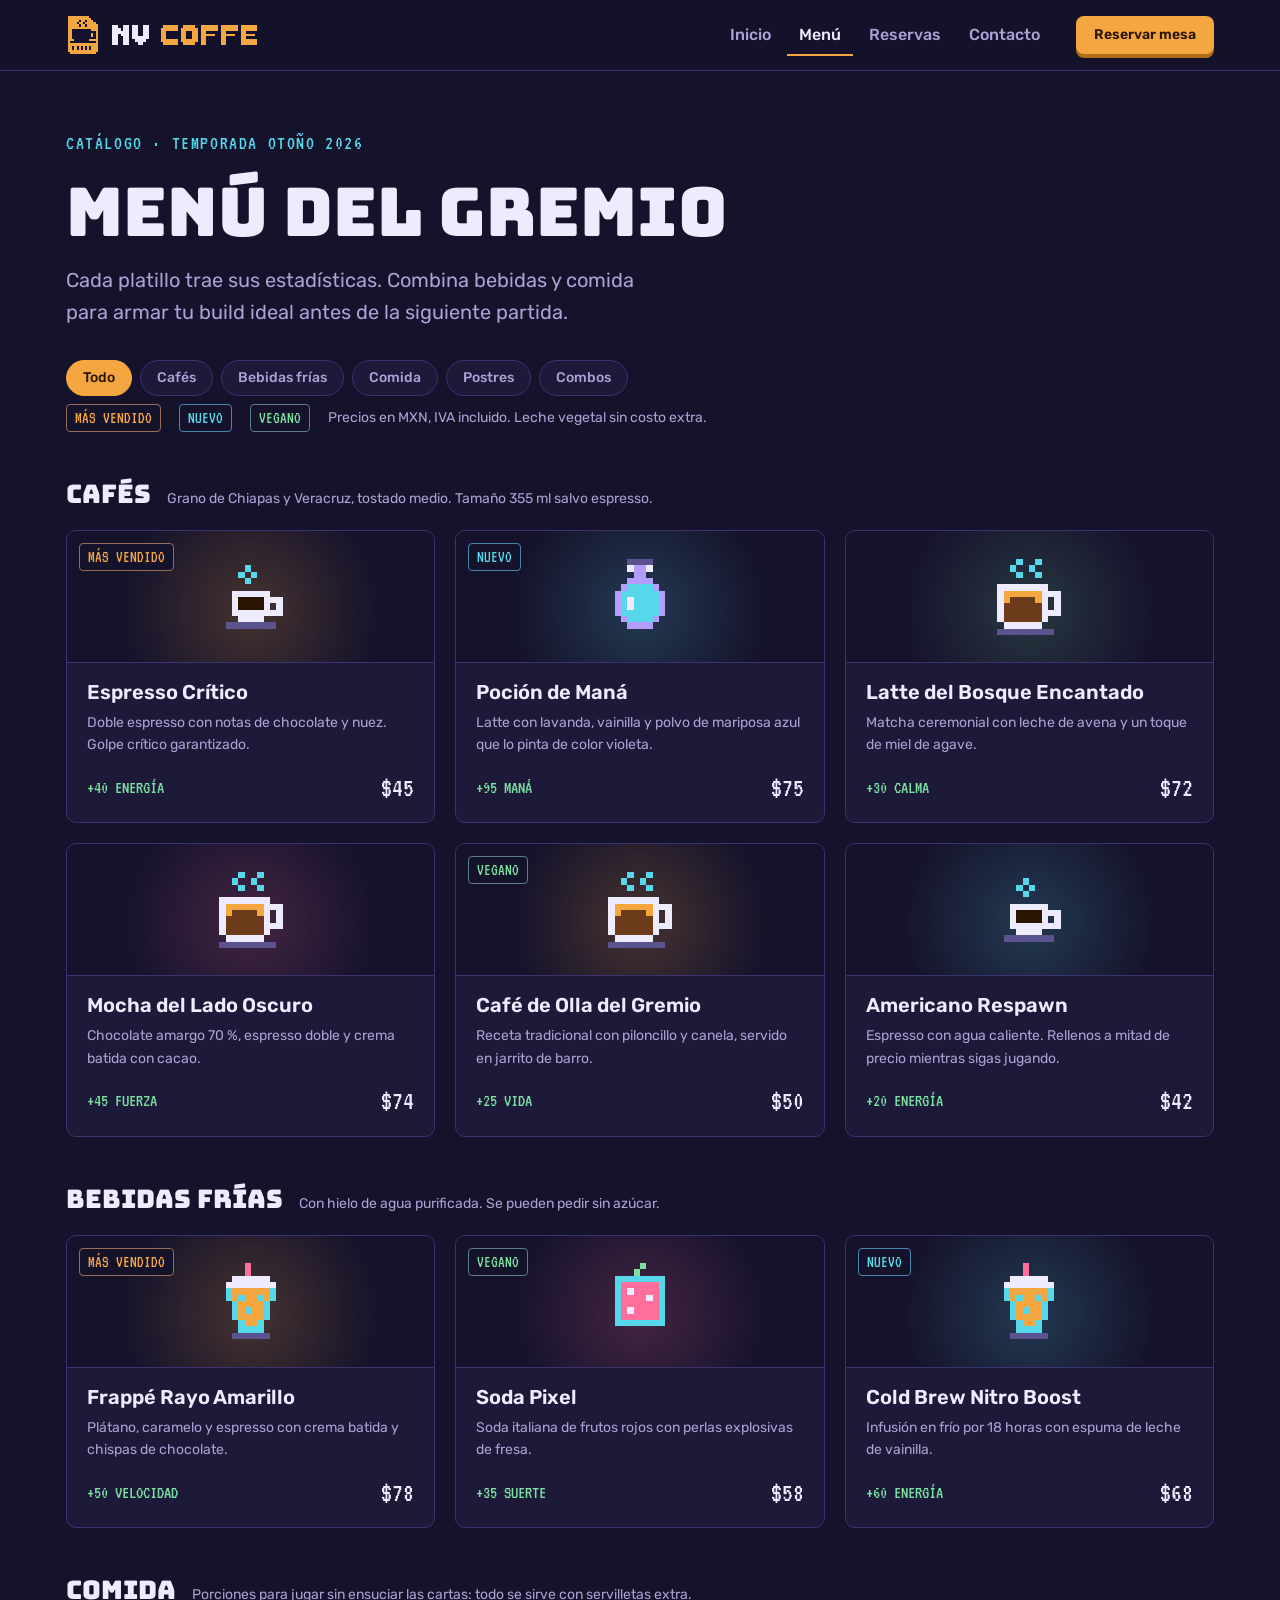
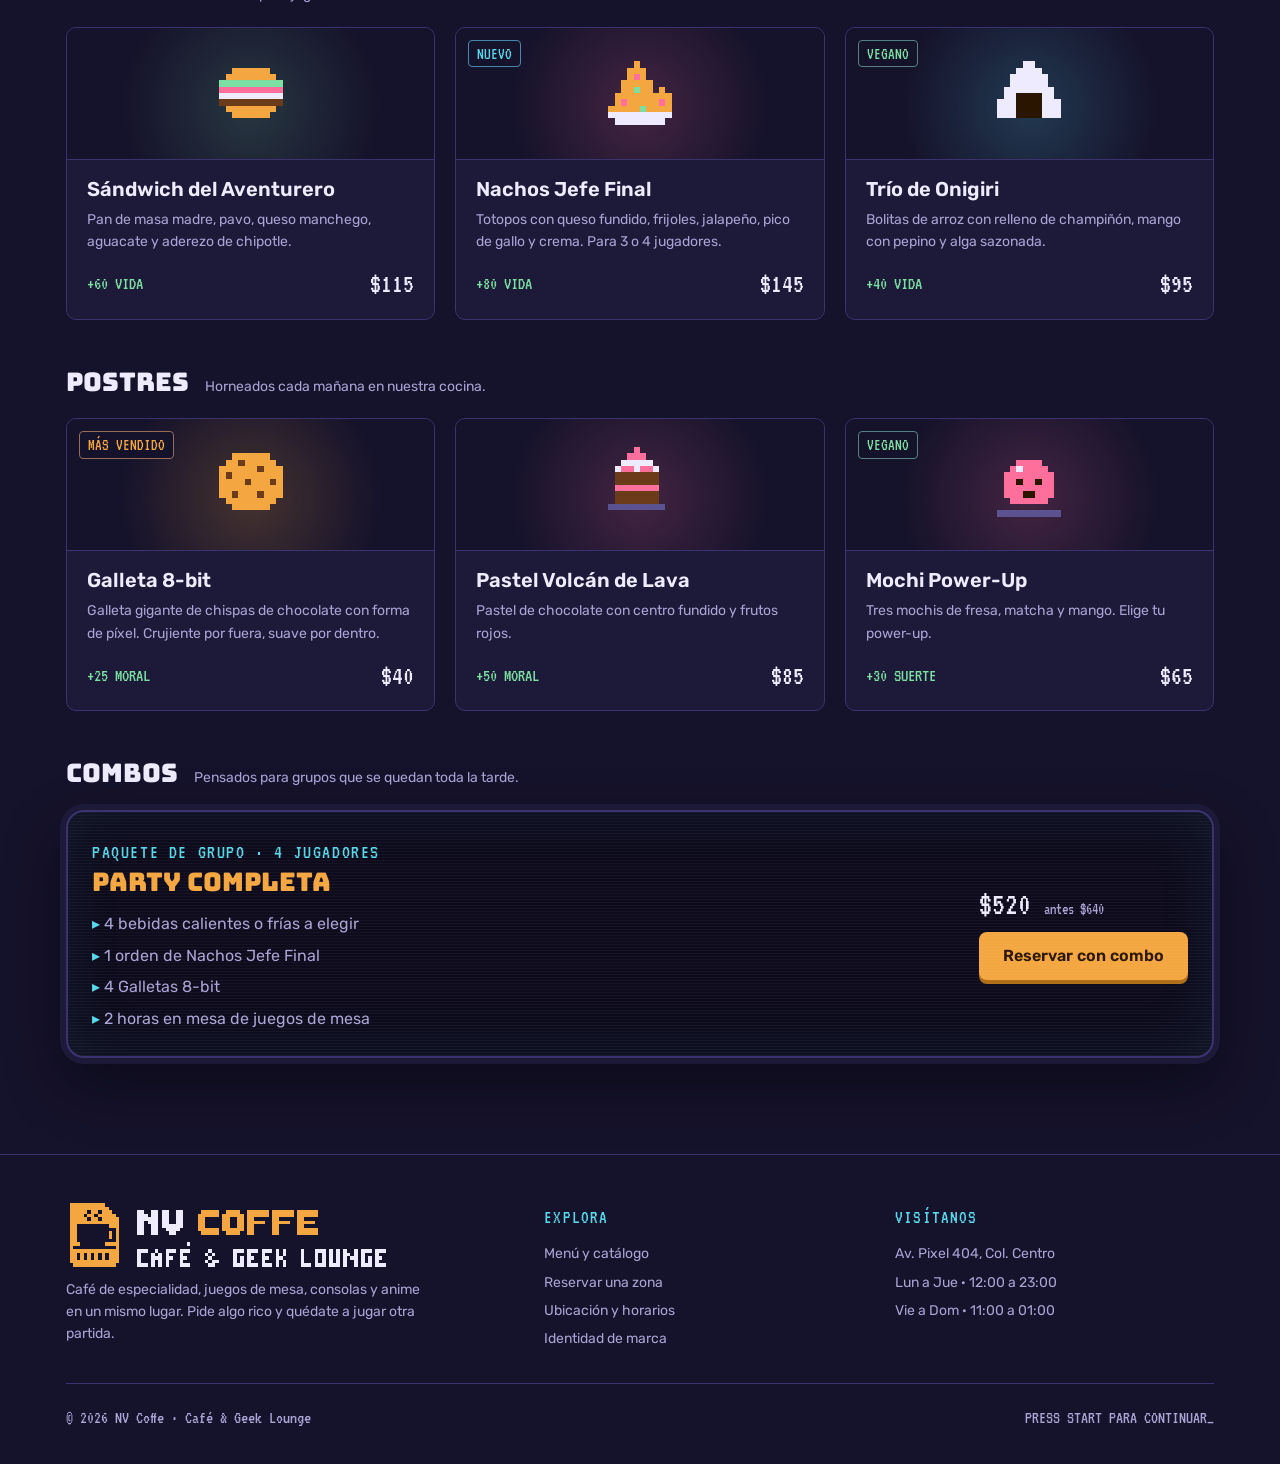
<file: menu.html>
<!DOCTYPE html>
<html lang="es">
<head>
<meta charset="utf-8">
<meta name="viewport" content="width=device-width, initial-scale=1, viewport-fit=cover">
<title>Menú · NV Coffe</title>
<link rel="icon" type="image/svg+xml" href="img/favicon.svg">
<link rel="preconnect" href="https://fonts.googleapis.com">
<link rel="preconnect" href="https://fonts.gstatic.com" crossorigin>
<link rel="stylesheet" href="https://fonts.googleapis.com/css2?family=Bungee&family=Rubik:wght@400;500;600&family=VT323&display=swap">
<link rel="stylesheet" href="styles.css">
</head>
<body>
<header class="site-header">
  <div class="wrap">
    <a class="brand" href="index.html" aria-label="NV Coffe, inicio">
      <span class="iso"><svg xmlns="http://www.w3.org/2000/svg" viewBox="0 0 16 18" shape-rendering="crispEdges" role="img" aria-label="NV Coffe"><rect x="1" y="0" width="10" height="1" fill="#f4a640"/><rect x="1" y="1" width="11" height="1" fill="#f4a640"/><rect x="1" y="2" width="5" height="1" fill="#f4a640"/><rect x="7" y="2" width="2" height="1" fill="#f4a640"/><rect x="10" y="2" width="3" height="1" fill="#f4a640"/><rect x="1" y="3" width="4" height="1" fill="#f4a640"/><rect x="6" y="3" width="2" height="1" fill="#f4a640"/><rect x="9" y="3" width="5" height="1" fill="#f4a640"/><rect x="1" y="4" width="5" height="1" fill="#f4a640"/><rect x="7" y="4" width="2" height="1" fill="#f4a640"/><rect x="10" y="4" width="5" height="1" fill="#f4a640"/><rect x="1" y="5" width="14" height="1" fill="#f4a640"/><rect x="1" y="6" width="2" height="1" fill="#f4a640"/><rect x="12" y="6" width="3" height="1" fill="#f4a640"/><rect x="1" y="7" width="2" height="1" fill="#f4a640"/><rect x="14" y="7" width="1" height="1" fill="#f4a640"/><rect x="1" y="8" width="2" height="1" fill="#f4a640"/><rect x="12" y="8" width="1" height="1" fill="#f4a640"/><rect x="14" y="8" width="1" height="1" fill="#f4a640"/><rect x="1" y="9" width="2" height="1" fill="#f4a640"/><rect x="12" y="9" width="1" height="1" fill="#f4a640"/><rect x="14" y="9" width="1" height="1" fill="#f4a640"/><rect x="1" y="10" width="2" height="1" fill="#f4a640"/><rect x="14" y="10" width="1" height="1" fill="#f4a640"/><rect x="1" y="11" width="3" height="1" fill="#f4a640"/><rect x="11" y="11" width="4" height="1" fill="#f4a640"/><rect x="1" y="12" width="1" height="1" fill="#f4a640"/><rect x="14" y="12" width="1" height="1" fill="#f4a640"/><rect x="1" y="13" width="14" height="1" fill="#f4a640"/><rect x="1" y="14" width="2" height="1" fill="#f4a640"/><rect x="4" y="14" width="1" height="1" fill="#f4a640"/><rect x="6" y="14" width="1" height="1" fill="#f4a640"/><rect x="8" y="14" width="1" height="1" fill="#f4a640"/><rect x="10" y="14" width="1" height="1" fill="#f4a640"/><rect x="12" y="14" width="3" height="1" fill="#f4a640"/><rect x="1" y="15" width="2" height="1" fill="#f4a640"/><rect x="4" y="15" width="1" height="1" fill="#f4a640"/><rect x="6" y="15" width="1" height="1" fill="#f4a640"/><rect x="8" y="15" width="1" height="1" fill="#f4a640"/><rect x="10" y="15" width="1" height="1" fill="#f4a640"/><rect x="12" y="15" width="3" height="1" fill="#f4a640"/><rect x="1" y="16" width="14" height="1" fill="#f4a640"/><rect x="2" y="17" width="12" height="1" fill="#f4a640"/><rect x="6" y="2" width="1" height="1" fill="#15122b"/><rect x="9" y="2" width="1" height="1" fill="#15122b"/><rect x="5" y="3" width="1" height="1" fill="#15122b"/><rect x="8" y="3" width="1" height="1" fill="#15122b"/><rect x="6" y="4" width="1" height="1" fill="#15122b"/><rect x="9" y="4" width="1" height="1" fill="#15122b"/><rect x="3" y="6" width="9" height="1" fill="#15122b"/><rect x="3" y="7" width="11" height="1" fill="#15122b"/><rect x="3" y="8" width="9" height="1" fill="#15122b"/><rect x="13" y="8" width="1" height="1" fill="#15122b"/><rect x="3" y="9" width="9" height="1" fill="#15122b"/><rect x="13" y="9" width="1" height="1" fill="#15122b"/><rect x="3" y="10" width="11" height="1" fill="#15122b"/><rect x="4" y="11" width="7" height="1" fill="#15122b"/><rect x="2" y="12" width="12" height="1" fill="#15122b"/><rect x="3" y="14" width="1" height="1" fill="#15122b"/><rect x="5" y="14" width="1" height="1" fill="#15122b"/><rect x="7" y="14" width="1" height="1" fill="#15122b"/><rect x="9" y="14" width="1" height="1" fill="#15122b"/><rect x="11" y="14" width="1" height="1" fill="#15122b"/><rect x="3" y="15" width="1" height="1" fill="#15122b"/><rect x="5" y="15" width="1" height="1" fill="#15122b"/><rect x="7" y="15" width="1" height="1" fill="#15122b"/><rect x="9" y="15" width="1" height="1" fill="#15122b"/><rect x="11" y="15" width="1" height="1" fill="#15122b"/></svg></span>
      <span class="wm"><svg xmlns="http://www.w3.org/2000/svg" viewBox="0 0 51 7" shape-rendering="crispEdges" role="img" aria-label="NV Coffe"><rect x="0" y="0" width="2" height="1" fill="#efebff"/><rect x="4" y="0" width="2" height="1" fill="#efebff"/><rect x="0" y="1" width="3" height="1" fill="#efebff"/><rect x="4" y="1" width="2" height="1" fill="#efebff"/><rect x="0" y="2" width="6" height="1" fill="#efebff"/><rect x="0" y="3" width="2" height="1" fill="#efebff"/><rect x="3" y="3" width="3" height="1" fill="#efebff"/><rect x="0" y="4" width="2" height="1" fill="#efebff"/><rect x="4" y="4" width="2" height="1" fill="#efebff"/><rect x="0" y="5" width="2" height="1" fill="#efebff"/><rect x="4" y="5" width="2" height="1" fill="#efebff"/><rect x="0" y="6" width="2" height="1" fill="#efebff"/><rect x="4" y="6" width="2" height="1" fill="#efebff"/><rect x="7" y="0" width="2" height="1" fill="#efebff"/><rect x="11" y="0" width="2" height="1" fill="#efebff"/><rect x="7" y="1" width="2" height="1" fill="#efebff"/><rect x="11" y="1" width="2" height="1" fill="#efebff"/><rect x="7" y="2" width="2" height="1" fill="#efebff"/><rect x="11" y="2" width="2" height="1" fill="#efebff"/><rect x="7" y="3" width="2" height="1" fill="#efebff"/><rect x="11" y="3" width="2" height="1" fill="#efebff"/><rect x="7" y="4" width="6" height="1" fill="#efebff"/><rect x="8" y="5" width="4" height="1" fill="#efebff"/><rect x="9" y="6" width="2" height="1" fill="#efebff"/><rect x="18" y="0" width="5" height="1" fill="#f4a640"/><rect x="17" y="1" width="6" height="1" fill="#f4a640"/><rect x="17" y="2" width="2" height="1" fill="#f4a640"/><rect x="17" y="3" width="2" height="1" fill="#f4a640"/><rect x="17" y="4" width="2" height="1" fill="#f4a640"/><rect x="17" y="5" width="6" height="1" fill="#f4a640"/><rect x="18" y="6" width="5" height="1" fill="#f4a640"/><rect x="25" y="0" width="4" height="1" fill="#f4a640"/><rect x="24" y="1" width="6" height="1" fill="#f4a640"/><rect x="24" y="2" width="2" height="1" fill="#f4a640"/><rect x="28" y="2" width="2" height="1" fill="#f4a640"/><rect x="24" y="3" width="2" height="1" fill="#f4a640"/><rect x="28" y="3" width="2" height="1" fill="#f4a640"/><rect x="24" y="4" width="2" height="1" fill="#f4a640"/><rect x="28" y="4" width="2" height="1" fill="#f4a640"/><rect x="24" y="5" width="6" height="1" fill="#f4a640"/><rect x="25" y="6" width="4" height="1" fill="#f4a640"/><rect x="31" y="0" width="6" height="1" fill="#f4a640"/><rect x="31" y="1" width="6" height="1" fill="#f4a640"/><rect x="31" y="2" width="2" height="1" fill="#f4a640"/><rect x="31" y="3" width="5" height="1" fill="#f4a640"/><rect x="31" y="4" width="2" height="1" fill="#f4a640"/><rect x="31" y="5" width="2" height="1" fill="#f4a640"/><rect x="31" y="6" width="2" height="1" fill="#f4a640"/><rect x="38" y="0" width="6" height="1" fill="#f4a640"/><rect x="38" y="1" width="6" height="1" fill="#f4a640"/><rect x="38" y="2" width="2" height="1" fill="#f4a640"/><rect x="38" y="3" width="5" height="1" fill="#f4a640"/><rect x="38" y="4" width="2" height="1" fill="#f4a640"/><rect x="38" y="5" width="2" height="1" fill="#f4a640"/><rect x="38" y="6" width="2" height="1" fill="#f4a640"/><rect x="45" y="0" width="6" height="1" fill="#f4a640"/><rect x="45" y="1" width="6" height="1" fill="#f4a640"/><rect x="45" y="2" width="2" height="1" fill="#f4a640"/><rect x="45" y="3" width="5" height="1" fill="#f4a640"/><rect x="45" y="4" width="2" height="1" fill="#f4a640"/><rect x="45" y="5" width="6" height="1" fill="#f4a640"/><rect x="45" y="6" width="6" height="1" fill="#f4a640"/></svg></span>
    </a>
    <nav class="nav" aria-label="Principal">
      <a href="index.html" data-nav="inicio">Inicio</a>
      <a href="menu.html" data-nav="menu" aria-current="page">Menú</a>
      <a href="reservas.html" data-nav="reservas">Reservas</a>
      <a href="contacto.html" data-nav="contacto">Contacto</a>
    </nav>
    <a class="btn btn-primary btn-sm header-cta" href="reservas.html">Reservar mesa</a>
  </div>
</header>
<main>
<section class="page-head">
  <div class="wrap">
    <p class="eyebrow">Catálogo · Temporada otoño 2026</p>
    <h1>Menú del gremio</h1>
    <p class="lead">Cada platillo trae sus estadísticas. Combina bebidas y comida para armar tu build ideal antes de la siguiente partida.</p>
  </div>
</section>

<section class="wrap" style="padding-bottom:72px">
  <div class="filters" role="group" aria-label="Filtrar por categoría">
    <button class="chip" type="button" aria-pressed="true" data-filter="todo">Todo</button>
    <button class="chip" type="button" aria-pressed="false" data-filter="cafes">Cafés</button>
    <button class="chip" type="button" aria-pressed="false" data-filter="frias">Bebidas frías</button>
    <button class="chip" type="button" aria-pressed="false" data-filter="comida">Comida</button>
    <button class="chip" type="button" aria-pressed="false" data-filter="postres">Postres</button>
    <button class="chip" type="button" aria-pressed="false" data-filter="combos">Combos</button>
  </div>
  <div class="legend">
    <span><span class="tag hot">MÁS VENDIDO</span></span>
    <span><span class="tag new">NUEVO</span></span>
    <span><span class="tag veg">VEGANO</span></span>
    <span>Precios en MXN, IVA incluido. Leche vegetal sin costo extra.</span>
  </div>

  <section class="menu-cat" data-cat="cafes">
    <header><h2>Cafés</h2><p>Grano de Chiapas y Veracruz, tostado medio. Tamaño 355 ml salvo espresso.</p></header>
    <div class="items">
    <article class="item">
      <div class="item-art t-crema"><svg viewBox="0 0 12 12" shape-rendering="crispEdges" aria-hidden="true"><rect x="5" y="1" width="1" height="1" fill="#56d8ea"/><rect x="4" y="2" width="1" height="1" fill="#56d8ea"/><rect x="6" y="2" width="1" height="1" fill="#56d8ea"/><rect x="5" y="3" width="1" height="1" fill="#56d8ea"/><rect x="3" y="5" width="1" height="1" fill="#efebff"/><rect x="4" y="5" width="1" height="1" fill="#efebff"/><rect x="5" y="5" width="1" height="1" fill="#efebff"/><rect x="6" y="5" width="1" height="1" fill="#efebff"/><rect x="7" y="5" width="1" height="1" fill="#efebff"/><rect x="8" y="5" width="1" height="1" fill="#efebff"/><rect x="3" y="6" width="1" height="1" fill="#efebff"/><rect x="4" y="6" width="1" height="1" fill="#2a1600"/><rect x="5" y="6" width="1" height="1" fill="#2a1600"/><rect x="6" y="6" width="1" height="1" fill="#2a1600"/><rect x="7" y="6" width="1" height="1" fill="#2a1600"/><rect x="8" y="6" width="1" height="1" fill="#efebff"/><rect x="9" y="6" width="1" height="1" fill="#efebff"/><rect x="10" y="6" width="1" height="1" fill="#efebff"/><rect x="3" y="7" width="1" height="1" fill="#efebff"/><rect x="4" y="7" width="1" height="1" fill="#2a1600"/><rect x="5" y="7" width="1" height="1" fill="#2a1600"/><rect x="6" y="7" width="1" height="1" fill="#2a1600"/><rect x="7" y="7" width="1" height="1" fill="#2a1600"/><rect x="8" y="7" width="1" height="1" fill="#efebff"/><rect x="10" y="7" width="1" height="1" fill="#efebff"/><rect x="3" y="8" width="1" height="1" fill="#efebff"/><rect x="4" y="8" width="1" height="1" fill="#efebff"/><rect x="5" y="8" width="1" height="1" fill="#efebff"/><rect x="6" y="8" width="1" height="1" fill="#efebff"/><rect x="7" y="8" width="1" height="1" fill="#efebff"/><rect x="8" y="8" width="1" height="1" fill="#efebff"/><rect x="9" y="8" width="1" height="1" fill="#efebff"/><rect x="10" y="8" width="1" height="1" fill="#efebff"/><rect x="4" y="9" width="1" height="1" fill="#efebff"/><rect x="5" y="9" width="1" height="1" fill="#efebff"/><rect x="6" y="9" width="1" height="1" fill="#efebff"/><rect x="7" y="9" width="1" height="1" fill="#efebff"/><rect x="2" y="10" width="1" height="1" fill="#5b538f"/><rect x="3" y="10" width="1" height="1" fill="#5b538f"/><rect x="4" y="10" width="1" height="1" fill="#5b538f"/><rect x="5" y="10" width="1" height="1" fill="#5b538f"/><rect x="6" y="10" width="1" height="1" fill="#5b538f"/><rect x="7" y="10" width="1" height="1" fill="#5b538f"/><rect x="8" y="10" width="1" height="1" fill="#5b538f"/><rect x="9" y="10" width="1" height="1" fill="#5b538f"/></svg><span class="tag hot">MÁS VENDIDO</span></div>
      <div class="item-body">
        <h3>Espresso Crítico</h3>
        <p>Doble espresso con notas de chocolate y nuez. Golpe crítico garantizado.</p>
        <div class="item-meta"><span class="buff">+40 ENERGÍA</span><span class="price">$45</span></div>
      </div>
    </article><article class="item">
      <div class="item-art t-cyan"><svg viewBox="0 0 12 12" shape-rendering="crispEdges" aria-hidden="true"><rect x="4" y="0" width="1" height="1" fill="#5b538f"/><rect x="5" y="0" width="1" height="1" fill="#5b538f"/><rect x="6" y="0" width="1" height="1" fill="#5b538f"/><rect x="7" y="0" width="1" height="1" fill="#5b538f"/><rect x="4" y="1" width="1" height="1" fill="#efebff"/><rect x="5" y="1" width="1" height="1" fill="#b59cff"/><rect x="6" y="1" width="1" height="1" fill="#b59cff"/><rect x="7" y="1" width="1" height="1" fill="#efebff"/><rect x="5" y="2" width="1" height="1" fill="#b59cff"/><rect x="6" y="2" width="1" height="1" fill="#b59cff"/><rect x="4" y="3" width="1" height="1" fill="#b59cff"/><rect x="5" y="3" width="1" height="1" fill="#b59cff"/><rect x="6" y="3" width="1" height="1" fill="#b59cff"/><rect x="7" y="3" width="1" height="1" fill="#b59cff"/><rect x="3" y="4" width="1" height="1" fill="#b59cff"/><rect x="4" y="4" width="1" height="1" fill="#56d8ea"/><rect x="5" y="4" width="1" height="1" fill="#56d8ea"/><rect x="6" y="4" width="1" height="1" fill="#56d8ea"/><rect x="7" y="4" width="1" height="1" fill="#56d8ea"/><rect x="8" y="4" width="1" height="1" fill="#b59cff"/><rect x="2" y="5" width="1" height="1" fill="#b59cff"/><rect x="3" y="5" width="1" height="1" fill="#56d8ea"/><rect x="4" y="5" width="1" height="1" fill="#56d8ea"/><rect x="5" y="5" width="1" height="1" fill="#56d8ea"/><rect x="6" y="5" width="1" height="1" fill="#56d8ea"/><rect x="7" y="5" width="1" height="1" fill="#56d8ea"/><rect x="8" y="5" width="1" height="1" fill="#56d8ea"/><rect x="9" y="5" width="1" height="1" fill="#b59cff"/><rect x="2" y="6" width="1" height="1" fill="#b59cff"/><rect x="3" y="6" width="1" height="1" fill="#56d8ea"/><rect x="4" y="6" width="1" height="1" fill="#efebff"/><rect x="5" y="6" width="1" height="1" fill="#56d8ea"/><rect x="6" y="6" width="1" height="1" fill="#56d8ea"/><rect x="7" y="6" width="1" height="1" fill="#56d8ea"/><rect x="8" y="6" width="1" height="1" fill="#56d8ea"/><rect x="9" y="6" width="1" height="1" fill="#b59cff"/><rect x="2" y="7" width="1" height="1" fill="#b59cff"/><rect x="3" y="7" width="1" height="1" fill="#56d8ea"/><rect x="4" y="7" width="1" height="1" fill="#efebff"/><rect x="5" y="7" width="1" height="1" fill="#56d8ea"/><rect x="6" y="7" width="1" height="1" fill="#56d8ea"/><rect x="7" y="7" width="1" height="1" fill="#56d8ea"/><rect x="8" y="7" width="1" height="1" fill="#56d8ea"/><rect x="9" y="7" width="1" height="1" fill="#b59cff"/><rect x="2" y="8" width="1" height="1" fill="#b59cff"/><rect x="3" y="8" width="1" height="1" fill="#56d8ea"/><rect x="4" y="8" width="1" height="1" fill="#56d8ea"/><rect x="5" y="8" width="1" height="1" fill="#56d8ea"/><rect x="6" y="8" width="1" height="1" fill="#56d8ea"/><rect x="7" y="8" width="1" height="1" fill="#56d8ea"/><rect x="8" y="8" width="1" height="1" fill="#56d8ea"/><rect x="9" y="8" width="1" height="1" fill="#b59cff"/><rect x="3" y="9" width="1" height="1" fill="#b59cff"/><rect x="4" y="9" width="1" height="1" fill="#56d8ea"/><rect x="5" y="9" width="1" height="1" fill="#56d8ea"/><rect x="6" y="9" width="1" height="1" fill="#56d8ea"/><rect x="7" y="9" width="1" height="1" fill="#56d8ea"/><rect x="8" y="9" width="1" height="1" fill="#b59cff"/><rect x="4" y="10" width="1" height="1" fill="#b59cff"/><rect x="5" y="10" width="1" height="1" fill="#b59cff"/><rect x="6" y="10" width="1" height="1" fill="#b59cff"/><rect x="7" y="10" width="1" height="1" fill="#b59cff"/></svg><span class="tag new">NUEVO</span></div>
      <div class="item-body">
        <h3>Poción de Maná</h3>
        <p>Latte con lavanda, vainilla y polvo de mariposa azul que lo pinta de color violeta.</p>
        <div class="item-meta"><span class="buff">+95 MANÁ</span><span class="price">$75</span></div>
      </div>
    </article><article class="item">
      <div class="item-art t-ok"><svg viewBox="0 0 12 12" shape-rendering="crispEdges" aria-hidden="true"><rect x="4" y="0" width="1" height="1" fill="#56d8ea"/><rect x="7" y="0" width="1" height="1" fill="#56d8ea"/><rect x="3" y="1" width="1" height="1" fill="#56d8ea"/><rect x="6" y="1" width="1" height="1" fill="#56d8ea"/><rect x="4" y="2" width="1" height="1" fill="#56d8ea"/><rect x="7" y="2" width="1" height="1" fill="#56d8ea"/><rect x="1" y="4" width="1" height="1" fill="#efebff"/><rect x="2" y="4" width="1" height="1" fill="#efebff"/><rect x="3" y="4" width="1" height="1" fill="#efebff"/><rect x="4" y="4" width="1" height="1" fill="#efebff"/><rect x="5" y="4" width="1" height="1" fill="#efebff"/><rect x="6" y="4" width="1" height="1" fill="#efebff"/><rect x="7" y="4" width="1" height="1" fill="#efebff"/><rect x="8" y="4" width="1" height="1" fill="#efebff"/><rect x="1" y="5" width="1" height="1" fill="#efebff"/><rect x="2" y="5" width="1" height="1" fill="#f4a640"/><rect x="3" y="5" width="1" height="1" fill="#f4a640"/><rect x="4" y="5" width="1" height="1" fill="#f4a640"/><rect x="5" y="5" width="1" height="1" fill="#f4a640"/><rect x="6" y="5" width="1" height="1" fill="#f4a640"/><rect x="7" y="5" width="1" height="1" fill="#f4a640"/><rect x="8" y="5" width="1" height="1" fill="#efebff"/><rect x="9" y="5" width="1" height="1" fill="#efebff"/><rect x="10" y="5" width="1" height="1" fill="#efebff"/><rect x="1" y="6" width="1" height="1" fill="#efebff"/><rect x="2" y="6" width="1" height="1" fill="#f4a640"/><rect x="3" y="6" width="1" height="1" fill="#6b3b1a"/><rect x="4" y="6" width="1" height="1" fill="#6b3b1a"/><rect x="5" y="6" width="1" height="1" fill="#6b3b1a"/><rect x="6" y="6" width="1" height="1" fill="#6b3b1a"/><rect x="7" y="6" width="1" height="1" fill="#f4a640"/><rect x="8" y="6" width="1" height="1" fill="#efebff"/><rect x="10" y="6" width="1" height="1" fill="#efebff"/><rect x="1" y="7" width="1" height="1" fill="#efebff"/><rect x="2" y="7" width="1" height="1" fill="#6b3b1a"/><rect x="3" y="7" width="1" height="1" fill="#6b3b1a"/><rect x="4" y="7" width="1" height="1" fill="#6b3b1a"/><rect x="5" y="7" width="1" height="1" fill="#6b3b1a"/><rect x="6" y="7" width="1" height="1" fill="#6b3b1a"/><rect x="7" y="7" width="1" height="1" fill="#6b3b1a"/><rect x="8" y="7" width="1" height="1" fill="#efebff"/><rect x="10" y="7" width="1" height="1" fill="#efebff"/><rect x="1" y="8" width="1" height="1" fill="#efebff"/><rect x="2" y="8" width="1" height="1" fill="#6b3b1a"/><rect x="3" y="8" width="1" height="1" fill="#6b3b1a"/><rect x="4" y="8" width="1" height="1" fill="#6b3b1a"/><rect x="5" y="8" width="1" height="1" fill="#6b3b1a"/><rect x="6" y="8" width="1" height="1" fill="#6b3b1a"/><rect x="7" y="8" width="1" height="1" fill="#6b3b1a"/><rect x="8" y="8" width="1" height="1" fill="#efebff"/><rect x="9" y="8" width="1" height="1" fill="#efebff"/><rect x="10" y="8" width="1" height="1" fill="#efebff"/><rect x="1" y="9" width="1" height="1" fill="#efebff"/><rect x="2" y="9" width="1" height="1" fill="#6b3b1a"/><rect x="3" y="9" width="1" height="1" fill="#6b3b1a"/><rect x="4" y="9" width="1" height="1" fill="#6b3b1a"/><rect x="5" y="9" width="1" height="1" fill="#6b3b1a"/><rect x="6" y="9" width="1" height="1" fill="#6b3b1a"/><rect x="7" y="9" width="1" height="1" fill="#6b3b1a"/><rect x="8" y="9" width="1" height="1" fill="#efebff"/><rect x="2" y="10" width="1" height="1" fill="#efebff"/><rect x="3" y="10" width="1" height="1" fill="#efebff"/><rect x="4" y="10" width="1" height="1" fill="#efebff"/><rect x="5" y="10" width="1" height="1" fill="#efebff"/><rect x="6" y="10" width="1" height="1" fill="#efebff"/><rect x="7" y="10" width="1" height="1" fill="#efebff"/><rect x="1" y="11" width="1" height="1" fill="#5b538f"/><rect x="2" y="11" width="1" height="1" fill="#5b538f"/><rect x="3" y="11" width="1" height="1" fill="#5b538f"/><rect x="4" y="11" width="1" height="1" fill="#5b538f"/><rect x="5" y="11" width="1" height="1" fill="#5b538f"/><rect x="6" y="11" width="1" height="1" fill="#5b538f"/><rect x="7" y="11" width="1" height="1" fill="#5b538f"/><rect x="8" y="11" width="1" height="1" fill="#5b538f"/><rect x="9" y="11" width="1" height="1" fill="#5b538f"/></svg></div>
      <div class="item-body">
        <h3>Latte del Bosque Encantado</h3>
        <p>Matcha ceremonial con leche de avena y un toque de miel de agave.</p>
        <div class="item-meta"><span class="buff">+30 CALMA</span><span class="price">$72</span></div>
      </div>
    </article><article class="item">
      <div class="item-art t-pink"><svg viewBox="0 0 12 12" shape-rendering="crispEdges" aria-hidden="true"><rect x="4" y="0" width="1" height="1" fill="#56d8ea"/><rect x="7" y="0" width="1" height="1" fill="#56d8ea"/><rect x="3" y="1" width="1" height="1" fill="#56d8ea"/><rect x="6" y="1" width="1" height="1" fill="#56d8ea"/><rect x="4" y="2" width="1" height="1" fill="#56d8ea"/><rect x="7" y="2" width="1" height="1" fill="#56d8ea"/><rect x="1" y="4" width="1" height="1" fill="#efebff"/><rect x="2" y="4" width="1" height="1" fill="#efebff"/><rect x="3" y="4" width="1" height="1" fill="#efebff"/><rect x="4" y="4" width="1" height="1" fill="#efebff"/><rect x="5" y="4" width="1" height="1" fill="#efebff"/><rect x="6" y="4" width="1" height="1" fill="#efebff"/><rect x="7" y="4" width="1" height="1" fill="#efebff"/><rect x="8" y="4" width="1" height="1" fill="#efebff"/><rect x="1" y="5" width="1" height="1" fill="#efebff"/><rect x="2" y="5" width="1" height="1" fill="#f4a640"/><rect x="3" y="5" width="1" height="1" fill="#f4a640"/><rect x="4" y="5" width="1" height="1" fill="#f4a640"/><rect x="5" y="5" width="1" height="1" fill="#f4a640"/><rect x="6" y="5" width="1" height="1" fill="#f4a640"/><rect x="7" y="5" width="1" height="1" fill="#f4a640"/><rect x="8" y="5" width="1" height="1" fill="#efebff"/><rect x="9" y="5" width="1" height="1" fill="#efebff"/><rect x="10" y="5" width="1" height="1" fill="#efebff"/><rect x="1" y="6" width="1" height="1" fill="#efebff"/><rect x="2" y="6" width="1" height="1" fill="#f4a640"/><rect x="3" y="6" width="1" height="1" fill="#6b3b1a"/><rect x="4" y="6" width="1" height="1" fill="#6b3b1a"/><rect x="5" y="6" width="1" height="1" fill="#6b3b1a"/><rect x="6" y="6" width="1" height="1" fill="#6b3b1a"/><rect x="7" y="6" width="1" height="1" fill="#f4a640"/><rect x="8" y="6" width="1" height="1" fill="#efebff"/><rect x="10" y="6" width="1" height="1" fill="#efebff"/><rect x="1" y="7" width="1" height="1" fill="#efebff"/><rect x="2" y="7" width="1" height="1" fill="#6b3b1a"/><rect x="3" y="7" width="1" height="1" fill="#6b3b1a"/><rect x="4" y="7" width="1" height="1" fill="#6b3b1a"/><rect x="5" y="7" width="1" height="1" fill="#6b3b1a"/><rect x="6" y="7" width="1" height="1" fill="#6b3b1a"/><rect x="7" y="7" width="1" height="1" fill="#6b3b1a"/><rect x="8" y="7" width="1" height="1" fill="#efebff"/><rect x="10" y="7" width="1" height="1" fill="#efebff"/><rect x="1" y="8" width="1" height="1" fill="#efebff"/><rect x="2" y="8" width="1" height="1" fill="#6b3b1a"/><rect x="3" y="8" width="1" height="1" fill="#6b3b1a"/><rect x="4" y="8" width="1" height="1" fill="#6b3b1a"/><rect x="5" y="8" width="1" height="1" fill="#6b3b1a"/><rect x="6" y="8" width="1" height="1" fill="#6b3b1a"/><rect x="7" y="8" width="1" height="1" fill="#6b3b1a"/><rect x="8" y="8" width="1" height="1" fill="#efebff"/><rect x="9" y="8" width="1" height="1" fill="#efebff"/><rect x="10" y="8" width="1" height="1" fill="#efebff"/><rect x="1" y="9" width="1" height="1" fill="#efebff"/><rect x="2" y="9" width="1" height="1" fill="#6b3b1a"/><rect x="3" y="9" width="1" height="1" fill="#6b3b1a"/><rect x="4" y="9" width="1" height="1" fill="#6b3b1a"/><rect x="5" y="9" width="1" height="1" fill="#6b3b1a"/><rect x="6" y="9" width="1" height="1" fill="#6b3b1a"/><rect x="7" y="9" width="1" height="1" fill="#6b3b1a"/><rect x="8" y="9" width="1" height="1" fill="#efebff"/><rect x="2" y="10" width="1" height="1" fill="#efebff"/><rect x="3" y="10" width="1" height="1" fill="#efebff"/><rect x="4" y="10" width="1" height="1" fill="#efebff"/><rect x="5" y="10" width="1" height="1" fill="#efebff"/><rect x="6" y="10" width="1" height="1" fill="#efebff"/><rect x="7" y="10" width="1" height="1" fill="#efebff"/><rect x="1" y="11" width="1" height="1" fill="#5b538f"/><rect x="2" y="11" width="1" height="1" fill="#5b538f"/><rect x="3" y="11" width="1" height="1" fill="#5b538f"/><rect x="4" y="11" width="1" height="1" fill="#5b538f"/><rect x="5" y="11" width="1" height="1" fill="#5b538f"/><rect x="6" y="11" width="1" height="1" fill="#5b538f"/><rect x="7" y="11" width="1" height="1" fill="#5b538f"/><rect x="8" y="11" width="1" height="1" fill="#5b538f"/><rect x="9" y="11" width="1" height="1" fill="#5b538f"/></svg></div>
      <div class="item-body">
        <h3>Mocha del Lado Oscuro</h3>
        <p>Chocolate amargo 70 %, espresso doble y crema batida con cacao.</p>
        <div class="item-meta"><span class="buff">+45 FUERZA</span><span class="price">$74</span></div>
      </div>
    </article><article class="item">
      <div class="item-art t-crema"><svg viewBox="0 0 12 12" shape-rendering="crispEdges" aria-hidden="true"><rect x="4" y="0" width="1" height="1" fill="#56d8ea"/><rect x="7" y="0" width="1" height="1" fill="#56d8ea"/><rect x="3" y="1" width="1" height="1" fill="#56d8ea"/><rect x="6" y="1" width="1" height="1" fill="#56d8ea"/><rect x="4" y="2" width="1" height="1" fill="#56d8ea"/><rect x="7" y="2" width="1" height="1" fill="#56d8ea"/><rect x="1" y="4" width="1" height="1" fill="#efebff"/><rect x="2" y="4" width="1" height="1" fill="#efebff"/><rect x="3" y="4" width="1" height="1" fill="#efebff"/><rect x="4" y="4" width="1" height="1" fill="#efebff"/><rect x="5" y="4" width="1" height="1" fill="#efebff"/><rect x="6" y="4" width="1" height="1" fill="#efebff"/><rect x="7" y="4" width="1" height="1" fill="#efebff"/><rect x="8" y="4" width="1" height="1" fill="#efebff"/><rect x="1" y="5" width="1" height="1" fill="#efebff"/><rect x="2" y="5" width="1" height="1" fill="#f4a640"/><rect x="3" y="5" width="1" height="1" fill="#f4a640"/><rect x="4" y="5" width="1" height="1" fill="#f4a640"/><rect x="5" y="5" width="1" height="1" fill="#f4a640"/><rect x="6" y="5" width="1" height="1" fill="#f4a640"/><rect x="7" y="5" width="1" height="1" fill="#f4a640"/><rect x="8" y="5" width="1" height="1" fill="#efebff"/><rect x="9" y="5" width="1" height="1" fill="#efebff"/><rect x="10" y="5" width="1" height="1" fill="#efebff"/><rect x="1" y="6" width="1" height="1" fill="#efebff"/><rect x="2" y="6" width="1" height="1" fill="#f4a640"/><rect x="3" y="6" width="1" height="1" fill="#6b3b1a"/><rect x="4" y="6" width="1" height="1" fill="#6b3b1a"/><rect x="5" y="6" width="1" height="1" fill="#6b3b1a"/><rect x="6" y="6" width="1" height="1" fill="#6b3b1a"/><rect x="7" y="6" width="1" height="1" fill="#f4a640"/><rect x="8" y="6" width="1" height="1" fill="#efebff"/><rect x="10" y="6" width="1" height="1" fill="#efebff"/><rect x="1" y="7" width="1" height="1" fill="#efebff"/><rect x="2" y="7" width="1" height="1" fill="#6b3b1a"/><rect x="3" y="7" width="1" height="1" fill="#6b3b1a"/><rect x="4" y="7" width="1" height="1" fill="#6b3b1a"/><rect x="5" y="7" width="1" height="1" fill="#6b3b1a"/><rect x="6" y="7" width="1" height="1" fill="#6b3b1a"/><rect x="7" y="7" width="1" height="1" fill="#6b3b1a"/><rect x="8" y="7" width="1" height="1" fill="#efebff"/><rect x="10" y="7" width="1" height="1" fill="#efebff"/><rect x="1" y="8" width="1" height="1" fill="#efebff"/><rect x="2" y="8" width="1" height="1" fill="#6b3b1a"/><rect x="3" y="8" width="1" height="1" fill="#6b3b1a"/><rect x="4" y="8" width="1" height="1" fill="#6b3b1a"/><rect x="5" y="8" width="1" height="1" fill="#6b3b1a"/><rect x="6" y="8" width="1" height="1" fill="#6b3b1a"/><rect x="7" y="8" width="1" height="1" fill="#6b3b1a"/><rect x="8" y="8" width="1" height="1" fill="#efebff"/><rect x="9" y="8" width="1" height="1" fill="#efebff"/><rect x="10" y="8" width="1" height="1" fill="#efebff"/><rect x="1" y="9" width="1" height="1" fill="#efebff"/><rect x="2" y="9" width="1" height="1" fill="#6b3b1a"/><rect x="3" y="9" width="1" height="1" fill="#6b3b1a"/><rect x="4" y="9" width="1" height="1" fill="#6b3b1a"/><rect x="5" y="9" width="1" height="1" fill="#6b3b1a"/><rect x="6" y="9" width="1" height="1" fill="#6b3b1a"/><rect x="7" y="9" width="1" height="1" fill="#6b3b1a"/><rect x="8" y="9" width="1" height="1" fill="#efebff"/><rect x="2" y="10" width="1" height="1" fill="#efebff"/><rect x="3" y="10" width="1" height="1" fill="#efebff"/><rect x="4" y="10" width="1" height="1" fill="#efebff"/><rect x="5" y="10" width="1" height="1" fill="#efebff"/><rect x="6" y="10" width="1" height="1" fill="#efebff"/><rect x="7" y="10" width="1" height="1" fill="#efebff"/><rect x="1" y="11" width="1" height="1" fill="#5b538f"/><rect x="2" y="11" width="1" height="1" fill="#5b538f"/><rect x="3" y="11" width="1" height="1" fill="#5b538f"/><rect x="4" y="11" width="1" height="1" fill="#5b538f"/><rect x="5" y="11" width="1" height="1" fill="#5b538f"/><rect x="6" y="11" width="1" height="1" fill="#5b538f"/><rect x="7" y="11" width="1" height="1" fill="#5b538f"/><rect x="8" y="11" width="1" height="1" fill="#5b538f"/><rect x="9" y="11" width="1" height="1" fill="#5b538f"/></svg><span class="tag veg">VEGANO</span></div>
      <div class="item-body">
        <h3>Café de Olla del Gremio</h3>
        <p>Receta tradicional con piloncillo y canela, servido en jarrito de barro.</p>
        <div class="item-meta"><span class="buff">+25 VIDA</span><span class="price">$50</span></div>
      </div>
    </article><article class="item">
      <div class="item-art t-cyan"><svg viewBox="0 0 12 12" shape-rendering="crispEdges" aria-hidden="true"><rect x="5" y="1" width="1" height="1" fill="#56d8ea"/><rect x="4" y="2" width="1" height="1" fill="#56d8ea"/><rect x="6" y="2" width="1" height="1" fill="#56d8ea"/><rect x="5" y="3" width="1" height="1" fill="#56d8ea"/><rect x="3" y="5" width="1" height="1" fill="#efebff"/><rect x="4" y="5" width="1" height="1" fill="#efebff"/><rect x="5" y="5" width="1" height="1" fill="#efebff"/><rect x="6" y="5" width="1" height="1" fill="#efebff"/><rect x="7" y="5" width="1" height="1" fill="#efebff"/><rect x="8" y="5" width="1" height="1" fill="#efebff"/><rect x="3" y="6" width="1" height="1" fill="#efebff"/><rect x="4" y="6" width="1" height="1" fill="#2a1600"/><rect x="5" y="6" width="1" height="1" fill="#2a1600"/><rect x="6" y="6" width="1" height="1" fill="#2a1600"/><rect x="7" y="6" width="1" height="1" fill="#2a1600"/><rect x="8" y="6" width="1" height="1" fill="#efebff"/><rect x="9" y="6" width="1" height="1" fill="#efebff"/><rect x="10" y="6" width="1" height="1" fill="#efebff"/><rect x="3" y="7" width="1" height="1" fill="#efebff"/><rect x="4" y="7" width="1" height="1" fill="#2a1600"/><rect x="5" y="7" width="1" height="1" fill="#2a1600"/><rect x="6" y="7" width="1" height="1" fill="#2a1600"/><rect x="7" y="7" width="1" height="1" fill="#2a1600"/><rect x="8" y="7" width="1" height="1" fill="#efebff"/><rect x="10" y="7" width="1" height="1" fill="#efebff"/><rect x="3" y="8" width="1" height="1" fill="#efebff"/><rect x="4" y="8" width="1" height="1" fill="#efebff"/><rect x="5" y="8" width="1" height="1" fill="#efebff"/><rect x="6" y="8" width="1" height="1" fill="#efebff"/><rect x="7" y="8" width="1" height="1" fill="#efebff"/><rect x="8" y="8" width="1" height="1" fill="#efebff"/><rect x="9" y="8" width="1" height="1" fill="#efebff"/><rect x="10" y="8" width="1" height="1" fill="#efebff"/><rect x="4" y="9" width="1" height="1" fill="#efebff"/><rect x="5" y="9" width="1" height="1" fill="#efebff"/><rect x="6" y="9" width="1" height="1" fill="#efebff"/><rect x="7" y="9" width="1" height="1" fill="#efebff"/><rect x="2" y="10" width="1" height="1" fill="#5b538f"/><rect x="3" y="10" width="1" height="1" fill="#5b538f"/><rect x="4" y="10" width="1" height="1" fill="#5b538f"/><rect x="5" y="10" width="1" height="1" fill="#5b538f"/><rect x="6" y="10" width="1" height="1" fill="#5b538f"/><rect x="7" y="10" width="1" height="1" fill="#5b538f"/><rect x="8" y="10" width="1" height="1" fill="#5b538f"/><rect x="9" y="10" width="1" height="1" fill="#5b538f"/></svg></div>
      <div class="item-body">
        <h3>Americano Respawn</h3>
        <p>Espresso con agua caliente. Rellenos a mitad de precio mientras sigas jugando.</p>
        <div class="item-meta"><span class="buff">+20 ENERGÍA</span><span class="price">$42</span></div>
      </div>
    </article>
    </div>
  </section>
<section class="menu-cat" data-cat="frias">
    <header><h2>Bebidas frías</h2><p>Con hielo de agua purificada. Se pueden pedir sin azúcar.</p></header>
    <div class="items">
    <article class="item">
      <div class="item-art t-crema"><svg viewBox="0 0 12 12" shape-rendering="crispEdges" aria-hidden="true"><rect x="5" y="0" width="1" height="1" fill="#ff6f9c"/><rect x="5" y="1" width="1" height="1" fill="#ff6f9c"/><rect x="3" y="2" width="1" height="1" fill="#efebff"/><rect x="4" y="2" width="1" height="1" fill="#efebff"/><rect x="5" y="2" width="1" height="1" fill="#efebff"/><rect x="6" y="2" width="1" height="1" fill="#efebff"/><rect x="7" y="2" width="1" height="1" fill="#efebff"/><rect x="8" y="2" width="1" height="1" fill="#efebff"/><rect x="2" y="3" width="1" height="1" fill="#efebff"/><rect x="3" y="3" width="1" height="1" fill="#efebff"/><rect x="4" y="3" width="1" height="1" fill="#efebff"/><rect x="5" y="3" width="1" height="1" fill="#efebff"/><rect x="6" y="3" width="1" height="1" fill="#efebff"/><rect x="7" y="3" width="1" height="1" fill="#efebff"/><rect x="8" y="3" width="1" height="1" fill="#efebff"/><rect x="9" y="3" width="1" height="1" fill="#efebff"/><rect x="2" y="4" width="1" height="1" fill="#56d8ea"/><rect x="3" y="4" width="1" height="1" fill="#f4a640"/><rect x="4" y="4" width="1" height="1" fill="#f4a640"/><rect x="5" y="4" width="1" height="1" fill="#f4a640"/><rect x="6" y="4" width="1" height="1" fill="#f4a640"/><rect x="7" y="4" width="1" height="1" fill="#f4a640"/><rect x="8" y="4" width="1" height="1" fill="#f4a640"/><rect x="9" y="4" width="1" height="1" fill="#56d8ea"/><rect x="2" y="5" width="1" height="1" fill="#56d8ea"/><rect x="3" y="5" width="1" height="1" fill="#f4a640"/><rect x="4" y="5" width="1" height="1" fill="#56d8ea"/><rect x="5" y="5" width="1" height="1" fill="#f4a640"/><rect x="6" y="5" width="1" height="1" fill="#f4a640"/><rect x="7" y="5" width="1" height="1" fill="#56d8ea"/><rect x="8" y="5" width="1" height="1" fill="#f4a640"/><rect x="9" y="5" width="1" height="1" fill="#56d8ea"/><rect x="3" y="6" width="1" height="1" fill="#56d8ea"/><rect x="4" y="6" width="1" height="1" fill="#f4a640"/><rect x="5" y="6" width="1" height="1" fill="#f4a640"/><rect x="6" y="6" width="1" height="1" fill="#f4a640"/><rect x="7" y="6" width="1" height="1" fill="#f4a640"/><rect x="8" y="6" width="1" height="1" fill="#56d8ea"/><rect x="3" y="7" width="1" height="1" fill="#56d8ea"/><rect x="4" y="7" width="1" height="1" fill="#f4a640"/><rect x="5" y="7" width="1" height="1" fill="#56d8ea"/><rect x="6" y="7" width="1" height="1" fill="#f4a640"/><rect x="7" y="7" width="1" height="1" fill="#f4a640"/><rect x="8" y="7" width="1" height="1" fill="#56d8ea"/><rect x="3" y="8" width="1" height="1" fill="#56d8ea"/><rect x="4" y="8" width="1" height="1" fill="#f4a640"/><rect x="5" y="8" width="1" height="1" fill="#f4a640"/><rect x="6" y="8" width="1" height="1" fill="#f4a640"/><rect x="7" y="8" width="1" height="1" fill="#f4a640"/><rect x="8" y="8" width="1" height="1" fill="#56d8ea"/><rect x="4" y="9" width="1" height="1" fill="#56d8ea"/><rect x="5" y="9" width="1" height="1" fill="#f4a640"/><rect x="6" y="9" width="1" height="1" fill="#f4a640"/><rect x="7" y="9" width="1" height="1" fill="#56d8ea"/><rect x="4" y="10" width="1" height="1" fill="#56d8ea"/><rect x="5" y="10" width="1" height="1" fill="#56d8ea"/><rect x="6" y="10" width="1" height="1" fill="#56d8ea"/><rect x="7" y="10" width="1" height="1" fill="#56d8ea"/><rect x="3" y="11" width="1" height="1" fill="#5b538f"/><rect x="4" y="11" width="1" height="1" fill="#5b538f"/><rect x="5" y="11" width="1" height="1" fill="#5b538f"/><rect x="6" y="11" width="1" height="1" fill="#5b538f"/><rect x="7" y="11" width="1" height="1" fill="#5b538f"/><rect x="8" y="11" width="1" height="1" fill="#5b538f"/></svg><span class="tag hot">MÁS VENDIDO</span></div>
      <div class="item-body">
        <h3>Frappé Rayo Amarillo</h3>
        <p>Plátano, caramelo y espresso con crema batida y chispas de chocolate.</p>
        <div class="item-meta"><span class="buff">+50 VELOCIDAD</span><span class="price">$78</span></div>
      </div>
    </article><article class="item">
      <div class="item-art t-pink"><svg viewBox="0 0 12 12" shape-rendering="crispEdges" aria-hidden="true"><rect x="6" y="0" width="1" height="1" fill="#7be0a1"/><rect x="5" y="1" width="1" height="1" fill="#7be0a1"/><rect x="2" y="2" width="1" height="1" fill="#56d8ea"/><rect x="3" y="2" width="1" height="1" fill="#56d8ea"/><rect x="4" y="2" width="1" height="1" fill="#56d8ea"/><rect x="5" y="2" width="1" height="1" fill="#56d8ea"/><rect x="6" y="2" width="1" height="1" fill="#56d8ea"/><rect x="7" y="2" width="1" height="1" fill="#56d8ea"/><rect x="8" y="2" width="1" height="1" fill="#56d8ea"/><rect x="9" y="2" width="1" height="1" fill="#56d8ea"/><rect x="2" y="3" width="1" height="1" fill="#56d8ea"/><rect x="3" y="3" width="1" height="1" fill="#ff6f9c"/><rect x="4" y="3" width="1" height="1" fill="#ff6f9c"/><rect x="5" y="3" width="1" height="1" fill="#ff6f9c"/><rect x="6" y="3" width="1" height="1" fill="#ff6f9c"/><rect x="7" y="3" width="1" height="1" fill="#ff6f9c"/><rect x="8" y="3" width="1" height="1" fill="#ff6f9c"/><rect x="9" y="3" width="1" height="1" fill="#56d8ea"/><rect x="2" y="4" width="1" height="1" fill="#56d8ea"/><rect x="3" y="4" width="1" height="1" fill="#ff6f9c"/><rect x="4" y="4" width="1" height="1" fill="#efebff"/><rect x="5" y="4" width="1" height="1" fill="#ff6f9c"/><rect x="6" y="4" width="1" height="1" fill="#ff6f9c"/><rect x="7" y="4" width="1" height="1" fill="#ff6f9c"/><rect x="8" y="4" width="1" height="1" fill="#ff6f9c"/><rect x="9" y="4" width="1" height="1" fill="#56d8ea"/><rect x="2" y="5" width="1" height="1" fill="#56d8ea"/><rect x="3" y="5" width="1" height="1" fill="#ff6f9c"/><rect x="4" y="5" width="1" height="1" fill="#ff6f9c"/><rect x="5" y="5" width="1" height="1" fill="#ff6f9c"/><rect x="6" y="5" width="1" height="1" fill="#ff6f9c"/><rect x="7" y="5" width="1" height="1" fill="#efebff"/><rect x="8" y="5" width="1" height="1" fill="#ff6f9c"/><rect x="9" y="5" width="1" height="1" fill="#56d8ea"/><rect x="2" y="6" width="1" height="1" fill="#56d8ea"/><rect x="3" y="6" width="1" height="1" fill="#ff6f9c"/><rect x="4" y="6" width="1" height="1" fill="#ff6f9c"/><rect x="5" y="6" width="1" height="1" fill="#ff6f9c"/><rect x="6" y="6" width="1" height="1" fill="#ff6f9c"/><rect x="7" y="6" width="1" height="1" fill="#ff6f9c"/><rect x="8" y="6" width="1" height="1" fill="#ff6f9c"/><rect x="9" y="6" width="1" height="1" fill="#56d8ea"/><rect x="2" y="7" width="1" height="1" fill="#56d8ea"/><rect x="3" y="7" width="1" height="1" fill="#ff6f9c"/><rect x="4" y="7" width="1" height="1" fill="#efebff"/><rect x="5" y="7" width="1" height="1" fill="#ff6f9c"/><rect x="6" y="7" width="1" height="1" fill="#ff6f9c"/><rect x="7" y="7" width="1" height="1" fill="#ff6f9c"/><rect x="8" y="7" width="1" height="1" fill="#ff6f9c"/><rect x="9" y="7" width="1" height="1" fill="#56d8ea"/><rect x="2" y="8" width="1" height="1" fill="#56d8ea"/><rect x="3" y="8" width="1" height="1" fill="#ff6f9c"/><rect x="4" y="8" width="1" height="1" fill="#ff6f9c"/><rect x="5" y="8" width="1" height="1" fill="#ff6f9c"/><rect x="6" y="8" width="1" height="1" fill="#ff6f9c"/><rect x="7" y="8" width="1" height="1" fill="#ff6f9c"/><rect x="8" y="8" width="1" height="1" fill="#ff6f9c"/><rect x="9" y="8" width="1" height="1" fill="#56d8ea"/><rect x="2" y="9" width="1" height="1" fill="#56d8ea"/><rect x="3" y="9" width="1" height="1" fill="#56d8ea"/><rect x="4" y="9" width="1" height="1" fill="#56d8ea"/><rect x="5" y="9" width="1" height="1" fill="#56d8ea"/><rect x="6" y="9" width="1" height="1" fill="#56d8ea"/><rect x="7" y="9" width="1" height="1" fill="#56d8ea"/><rect x="8" y="9" width="1" height="1" fill="#56d8ea"/><rect x="9" y="9" width="1" height="1" fill="#56d8ea"/></svg><span class="tag veg">VEGANO</span></div>
      <div class="item-body">
        <h3>Soda Pixel</h3>
        <p>Soda italiana de frutos rojos con perlas explosivas de fresa.</p>
        <div class="item-meta"><span class="buff">+35 SUERTE</span><span class="price">$58</span></div>
      </div>
    </article><article class="item">
      <div class="item-art t-cyan"><svg viewBox="0 0 12 12" shape-rendering="crispEdges" aria-hidden="true"><rect x="5" y="0" width="1" height="1" fill="#ff6f9c"/><rect x="5" y="1" width="1" height="1" fill="#ff6f9c"/><rect x="3" y="2" width="1" height="1" fill="#efebff"/><rect x="4" y="2" width="1" height="1" fill="#efebff"/><rect x="5" y="2" width="1" height="1" fill="#efebff"/><rect x="6" y="2" width="1" height="1" fill="#efebff"/><rect x="7" y="2" width="1" height="1" fill="#efebff"/><rect x="8" y="2" width="1" height="1" fill="#efebff"/><rect x="2" y="3" width="1" height="1" fill="#efebff"/><rect x="3" y="3" width="1" height="1" fill="#efebff"/><rect x="4" y="3" width="1" height="1" fill="#efebff"/><rect x="5" y="3" width="1" height="1" fill="#efebff"/><rect x="6" y="3" width="1" height="1" fill="#efebff"/><rect x="7" y="3" width="1" height="1" fill="#efebff"/><rect x="8" y="3" width="1" height="1" fill="#efebff"/><rect x="9" y="3" width="1" height="1" fill="#efebff"/><rect x="2" y="4" width="1" height="1" fill="#56d8ea"/><rect x="3" y="4" width="1" height="1" fill="#f4a640"/><rect x="4" y="4" width="1" height="1" fill="#f4a640"/><rect x="5" y="4" width="1" height="1" fill="#f4a640"/><rect x="6" y="4" width="1" height="1" fill="#f4a640"/><rect x="7" y="4" width="1" height="1" fill="#f4a640"/><rect x="8" y="4" width="1" height="1" fill="#f4a640"/><rect x="9" y="4" width="1" height="1" fill="#56d8ea"/><rect x="2" y="5" width="1" height="1" fill="#56d8ea"/><rect x="3" y="5" width="1" height="1" fill="#f4a640"/><rect x="4" y="5" width="1" height="1" fill="#56d8ea"/><rect x="5" y="5" width="1" height="1" fill="#f4a640"/><rect x="6" y="5" width="1" height="1" fill="#f4a640"/><rect x="7" y="5" width="1" height="1" fill="#56d8ea"/><rect x="8" y="5" width="1" height="1" fill="#f4a640"/><rect x="9" y="5" width="1" height="1" fill="#56d8ea"/><rect x="3" y="6" width="1" height="1" fill="#56d8ea"/><rect x="4" y="6" width="1" height="1" fill="#f4a640"/><rect x="5" y="6" width="1" height="1" fill="#f4a640"/><rect x="6" y="6" width="1" height="1" fill="#f4a640"/><rect x="7" y="6" width="1" height="1" fill="#f4a640"/><rect x="8" y="6" width="1" height="1" fill="#56d8ea"/><rect x="3" y="7" width="1" height="1" fill="#56d8ea"/><rect x="4" y="7" width="1" height="1" fill="#f4a640"/><rect x="5" y="7" width="1" height="1" fill="#56d8ea"/><rect x="6" y="7" width="1" height="1" fill="#f4a640"/><rect x="7" y="7" width="1" height="1" fill="#f4a640"/><rect x="8" y="7" width="1" height="1" fill="#56d8ea"/><rect x="3" y="8" width="1" height="1" fill="#56d8ea"/><rect x="4" y="8" width="1" height="1" fill="#f4a640"/><rect x="5" y="8" width="1" height="1" fill="#f4a640"/><rect x="6" y="8" width="1" height="1" fill="#f4a640"/><rect x="7" y="8" width="1" height="1" fill="#f4a640"/><rect x="8" y="8" width="1" height="1" fill="#56d8ea"/><rect x="4" y="9" width="1" height="1" fill="#56d8ea"/><rect x="5" y="9" width="1" height="1" fill="#f4a640"/><rect x="6" y="9" width="1" height="1" fill="#f4a640"/><rect x="7" y="9" width="1" height="1" fill="#56d8ea"/><rect x="4" y="10" width="1" height="1" fill="#56d8ea"/><rect x="5" y="10" width="1" height="1" fill="#56d8ea"/><rect x="6" y="10" width="1" height="1" fill="#56d8ea"/><rect x="7" y="10" width="1" height="1" fill="#56d8ea"/><rect x="3" y="11" width="1" height="1" fill="#5b538f"/><rect x="4" y="11" width="1" height="1" fill="#5b538f"/><rect x="5" y="11" width="1" height="1" fill="#5b538f"/><rect x="6" y="11" width="1" height="1" fill="#5b538f"/><rect x="7" y="11" width="1" height="1" fill="#5b538f"/><rect x="8" y="11" width="1" height="1" fill="#5b538f"/></svg><span class="tag new">NUEVO</span></div>
      <div class="item-body">
        <h3>Cold Brew Nitro Boost</h3>
        <p>Infusión en frío por 18 horas con espuma de leche de vainilla.</p>
        <div class="item-meta"><span class="buff">+60 ENERGÍA</span><span class="price">$68</span></div>
      </div>
    </article>
    </div>
  </section>
<section class="menu-cat" data-cat="comida">
    <header><h2>Comida</h2><p>Porciones para jugar sin ensuciar las cartas: todo se sirve con servilletas extra.</p></header>
    <div class="items">
    <article class="item">
      <div class="item-art t-ok"><svg viewBox="0 0 12 12" shape-rendering="crispEdges" aria-hidden="true"><rect x="3" y="2" width="1" height="1" fill="#f4a640"/><rect x="4" y="2" width="1" height="1" fill="#f4a640"/><rect x="5" y="2" width="1" height="1" fill="#f4a640"/><rect x="6" y="2" width="1" height="1" fill="#f4a640"/><rect x="7" y="2" width="1" height="1" fill="#f4a640"/><rect x="8" y="2" width="1" height="1" fill="#f4a640"/><rect x="2" y="3" width="1" height="1" fill="#f4a640"/><rect x="3" y="3" width="1" height="1" fill="#f4a640"/><rect x="4" y="3" width="1" height="1" fill="#f4a640"/><rect x="5" y="3" width="1" height="1" fill="#f4a640"/><rect x="6" y="3" width="1" height="1" fill="#f4a640"/><rect x="7" y="3" width="1" height="1" fill="#f4a640"/><rect x="8" y="3" width="1" height="1" fill="#f4a640"/><rect x="9" y="3" width="1" height="1" fill="#f4a640"/><rect x="1" y="4" width="1" height="1" fill="#7be0a1"/><rect x="2" y="4" width="1" height="1" fill="#7be0a1"/><rect x="3" y="4" width="1" height="1" fill="#7be0a1"/><rect x="4" y="4" width="1" height="1" fill="#7be0a1"/><rect x="5" y="4" width="1" height="1" fill="#7be0a1"/><rect x="6" y="4" width="1" height="1" fill="#7be0a1"/><rect x="7" y="4" width="1" height="1" fill="#7be0a1"/><rect x="8" y="4" width="1" height="1" fill="#7be0a1"/><rect x="9" y="4" width="1" height="1" fill="#7be0a1"/><rect x="10" y="4" width="1" height="1" fill="#7be0a1"/><rect x="1" y="5" width="1" height="1" fill="#ff6f9c"/><rect x="2" y="5" width="1" height="1" fill="#ff6f9c"/><rect x="3" y="5" width="1" height="1" fill="#ff6f9c"/><rect x="4" y="5" width="1" height="1" fill="#ff6f9c"/><rect x="5" y="5" width="1" height="1" fill="#ff6f9c"/><rect x="6" y="5" width="1" height="1" fill="#ff6f9c"/><rect x="7" y="5" width="1" height="1" fill="#ff6f9c"/><rect x="8" y="5" width="1" height="1" fill="#ff6f9c"/><rect x="9" y="5" width="1" height="1" fill="#ff6f9c"/><rect x="10" y="5" width="1" height="1" fill="#ff6f9c"/><rect x="1" y="6" width="1" height="1" fill="#efebff"/><rect x="2" y="6" width="1" height="1" fill="#efebff"/><rect x="3" y="6" width="1" height="1" fill="#efebff"/><rect x="4" y="6" width="1" height="1" fill="#efebff"/><rect x="5" y="6" width="1" height="1" fill="#efebff"/><rect x="6" y="6" width="1" height="1" fill="#efebff"/><rect x="7" y="6" width="1" height="1" fill="#efebff"/><rect x="8" y="6" width="1" height="1" fill="#efebff"/><rect x="9" y="6" width="1" height="1" fill="#efebff"/><rect x="10" y="6" width="1" height="1" fill="#efebff"/><rect x="1" y="7" width="1" height="1" fill="#6b3b1a"/><rect x="2" y="7" width="1" height="1" fill="#6b3b1a"/><rect x="3" y="7" width="1" height="1" fill="#6b3b1a"/><rect x="4" y="7" width="1" height="1" fill="#6b3b1a"/><rect x="5" y="7" width="1" height="1" fill="#6b3b1a"/><rect x="6" y="7" width="1" height="1" fill="#6b3b1a"/><rect x="7" y="7" width="1" height="1" fill="#6b3b1a"/><rect x="8" y="7" width="1" height="1" fill="#6b3b1a"/><rect x="9" y="7" width="1" height="1" fill="#6b3b1a"/><rect x="10" y="7" width="1" height="1" fill="#6b3b1a"/><rect x="2" y="8" width="1" height="1" fill="#f4a640"/><rect x="3" y="8" width="1" height="1" fill="#f4a640"/><rect x="4" y="8" width="1" height="1" fill="#f4a640"/><rect x="5" y="8" width="1" height="1" fill="#f4a640"/><rect x="6" y="8" width="1" height="1" fill="#f4a640"/><rect x="7" y="8" width="1" height="1" fill="#f4a640"/><rect x="8" y="8" width="1" height="1" fill="#f4a640"/><rect x="9" y="8" width="1" height="1" fill="#f4a640"/><rect x="3" y="9" width="1" height="1" fill="#f4a640"/><rect x="4" y="9" width="1" height="1" fill="#f4a640"/><rect x="5" y="9" width="1" height="1" fill="#f4a640"/><rect x="6" y="9" width="1" height="1" fill="#f4a640"/><rect x="7" y="9" width="1" height="1" fill="#f4a640"/><rect x="8" y="9" width="1" height="1" fill="#f4a640"/></svg></div>
      <div class="item-body">
        <h3>Sándwich del Aventurero</h3>
        <p>Pan de masa madre, pavo, queso manchego, aguacate y aderezo de chipotle.</p>
        <div class="item-meta"><span class="buff">+60 VIDA</span><span class="price">$115</span></div>
      </div>
    </article><article class="item">
      <div class="item-art t-pink"><svg viewBox="0 0 12 12" shape-rendering="crispEdges" aria-hidden="true"><rect x="5" y="1" width="1" height="1" fill="#f4a640"/><rect x="4" y="2" width="1" height="1" fill="#f4a640"/><rect x="5" y="2" width="1" height="1" fill="#f4a640"/><rect x="6" y="2" width="1" height="1" fill="#f4a640"/><rect x="4" y="3" width="1" height="1" fill="#f4a640"/><rect x="5" y="3" width="1" height="1" fill="#ff6f9c"/><rect x="6" y="3" width="1" height="1" fill="#f4a640"/><rect x="3" y="4" width="1" height="1" fill="#f4a640"/><rect x="4" y="4" width="1" height="1" fill="#f4a640"/><rect x="5" y="4" width="1" height="1" fill="#f4a640"/><rect x="6" y="4" width="1" height="1" fill="#f4a640"/><rect x="7" y="4" width="1" height="1" fill="#f4a640"/><rect x="3" y="5" width="1" height="1" fill="#f4a640"/><rect x="4" y="5" width="1" height="1" fill="#f4a640"/><rect x="5" y="5" width="1" height="1" fill="#7be0a1"/><rect x="6" y="5" width="1" height="1" fill="#f4a640"/><rect x="7" y="5" width="1" height="1" fill="#f4a640"/><rect x="9" y="5" width="1" height="1" fill="#f4a640"/><rect x="2" y="6" width="1" height="1" fill="#f4a640"/><rect x="3" y="6" width="1" height="1" fill="#f4a640"/><rect x="4" y="6" width="1" height="1" fill="#f4a640"/><rect x="5" y="6" width="1" height="1" fill="#f4a640"/><rect x="6" y="6" width="1" height="1" fill="#f4a640"/><rect x="7" y="6" width="1" height="1" fill="#f4a640"/><rect x="8" y="6" width="1" height="1" fill="#f4a640"/><rect x="9" y="6" width="1" height="1" fill="#f4a640"/><rect x="10" y="6" width="1" height="1" fill="#f4a640"/><rect x="2" y="7" width="1" height="1" fill="#f4a640"/><rect x="3" y="7" width="1" height="1" fill="#ff6f9c"/><rect x="4" y="7" width="1" height="1" fill="#f4a640"/><rect x="5" y="7" width="1" height="1" fill="#f4a640"/><rect x="6" y="7" width="1" height="1" fill="#f4a640"/><rect x="7" y="7" width="1" height="1" fill="#f4a640"/><rect x="8" y="7" width="1" height="1" fill="#f4a640"/><rect x="9" y="7" width="1" height="1" fill="#ff6f9c"/><rect x="10" y="7" width="1" height="1" fill="#f4a640"/><rect x="1" y="8" width="1" height="1" fill="#f4a640"/><rect x="2" y="8" width="1" height="1" fill="#f4a640"/><rect x="3" y="8" width="1" height="1" fill="#f4a640"/><rect x="4" y="8" width="1" height="1" fill="#f4a640"/><rect x="5" y="8" width="1" height="1" fill="#f4a640"/><rect x="6" y="8" width="1" height="1" fill="#7be0a1"/><rect x="7" y="8" width="1" height="1" fill="#f4a640"/><rect x="8" y="8" width="1" height="1" fill="#f4a640"/><rect x="9" y="8" width="1" height="1" fill="#f4a640"/><rect x="10" y="8" width="1" height="1" fill="#f4a640"/><rect x="1" y="9" width="1" height="1" fill="#efebff"/><rect x="2" y="9" width="1" height="1" fill="#efebff"/><rect x="3" y="9" width="1" height="1" fill="#efebff"/><rect x="4" y="9" width="1" height="1" fill="#efebff"/><rect x="5" y="9" width="1" height="1" fill="#efebff"/><rect x="6" y="9" width="1" height="1" fill="#efebff"/><rect x="7" y="9" width="1" height="1" fill="#efebff"/><rect x="8" y="9" width="1" height="1" fill="#efebff"/><rect x="9" y="9" width="1" height="1" fill="#efebff"/><rect x="10" y="9" width="1" height="1" fill="#efebff"/><rect x="2" y="10" width="1" height="1" fill="#efebff"/><rect x="3" y="10" width="1" height="1" fill="#efebff"/><rect x="4" y="10" width="1" height="1" fill="#efebff"/><rect x="5" y="10" width="1" height="1" fill="#efebff"/><rect x="6" y="10" width="1" height="1" fill="#efebff"/><rect x="7" y="10" width="1" height="1" fill="#efebff"/><rect x="8" y="10" width="1" height="1" fill="#efebff"/><rect x="9" y="10" width="1" height="1" fill="#efebff"/></svg><span class="tag new">NUEVO</span></div>
      <div class="item-body">
        <h3>Nachos Jefe Final</h3>
        <p>Totopos con queso fundido, frijoles, jalapeño, pico de gallo y crema. Para 3 o 4 jugadores.</p>
        <div class="item-meta"><span class="buff">+80 VIDA</span><span class="price">$145</span></div>
      </div>
    </article><article class="item">
      <div class="item-art t-cyan"><svg viewBox="0 0 12 12" shape-rendering="crispEdges" aria-hidden="true"><rect x="5" y="1" width="1" height="1" fill="#efebff"/><rect x="6" y="1" width="1" height="1" fill="#efebff"/><rect x="4" y="2" width="1" height="1" fill="#efebff"/><rect x="5" y="2" width="1" height="1" fill="#efebff"/><rect x="6" y="2" width="1" height="1" fill="#efebff"/><rect x="7" y="2" width="1" height="1" fill="#efebff"/><rect x="3" y="3" width="1" height="1" fill="#efebff"/><rect x="4" y="3" width="1" height="1" fill="#efebff"/><rect x="5" y="3" width="1" height="1" fill="#efebff"/><rect x="6" y="3" width="1" height="1" fill="#efebff"/><rect x="7" y="3" width="1" height="1" fill="#efebff"/><rect x="8" y="3" width="1" height="1" fill="#efebff"/><rect x="3" y="4" width="1" height="1" fill="#efebff"/><rect x="4" y="4" width="1" height="1" fill="#efebff"/><rect x="5" y="4" width="1" height="1" fill="#efebff"/><rect x="6" y="4" width="1" height="1" fill="#efebff"/><rect x="7" y="4" width="1" height="1" fill="#efebff"/><rect x="8" y="4" width="1" height="1" fill="#efebff"/><rect x="2" y="5" width="1" height="1" fill="#efebff"/><rect x="3" y="5" width="1" height="1" fill="#efebff"/><rect x="4" y="5" width="1" height="1" fill="#efebff"/><rect x="5" y="5" width="1" height="1" fill="#efebff"/><rect x="6" y="5" width="1" height="1" fill="#efebff"/><rect x="7" y="5" width="1" height="1" fill="#efebff"/><rect x="8" y="5" width="1" height="1" fill="#efebff"/><rect x="9" y="5" width="1" height="1" fill="#efebff"/><rect x="2" y="6" width="1" height="1" fill="#efebff"/><rect x="3" y="6" width="1" height="1" fill="#efebff"/><rect x="4" y="6" width="1" height="1" fill="#2a1600"/><rect x="5" y="6" width="1" height="1" fill="#2a1600"/><rect x="6" y="6" width="1" height="1" fill="#2a1600"/><rect x="7" y="6" width="1" height="1" fill="#2a1600"/><rect x="8" y="6" width="1" height="1" fill="#efebff"/><rect x="9" y="6" width="1" height="1" fill="#efebff"/><rect x="1" y="7" width="1" height="1" fill="#efebff"/><rect x="2" y="7" width="1" height="1" fill="#efebff"/><rect x="3" y="7" width="1" height="1" fill="#efebff"/><rect x="4" y="7" width="1" height="1" fill="#2a1600"/><rect x="5" y="7" width="1" height="1" fill="#2a1600"/><rect x="6" y="7" width="1" height="1" fill="#2a1600"/><rect x="7" y="7" width="1" height="1" fill="#2a1600"/><rect x="8" y="7" width="1" height="1" fill="#efebff"/><rect x="9" y="7" width="1" height="1" fill="#efebff"/><rect x="10" y="7" width="1" height="1" fill="#efebff"/><rect x="1" y="8" width="1" height="1" fill="#efebff"/><rect x="2" y="8" width="1" height="1" fill="#efebff"/><rect x="3" y="8" width="1" height="1" fill="#efebff"/><rect x="4" y="8" width="1" height="1" fill="#2a1600"/><rect x="5" y="8" width="1" height="1" fill="#2a1600"/><rect x="6" y="8" width="1" height="1" fill="#2a1600"/><rect x="7" y="8" width="1" height="1" fill="#2a1600"/><rect x="8" y="8" width="1" height="1" fill="#efebff"/><rect x="9" y="8" width="1" height="1" fill="#efebff"/><rect x="10" y="8" width="1" height="1" fill="#efebff"/><rect x="1" y="9" width="1" height="1" fill="#efebff"/><rect x="2" y="9" width="1" height="1" fill="#efebff"/><rect x="3" y="9" width="1" height="1" fill="#efebff"/><rect x="4" y="9" width="1" height="1" fill="#2a1600"/><rect x="5" y="9" width="1" height="1" fill="#2a1600"/><rect x="6" y="9" width="1" height="1" fill="#2a1600"/><rect x="7" y="9" width="1" height="1" fill="#2a1600"/><rect x="8" y="9" width="1" height="1" fill="#efebff"/><rect x="9" y="9" width="1" height="1" fill="#efebff"/><rect x="10" y="9" width="1" height="1" fill="#efebff"/></svg><span class="tag veg">VEGANO</span></div>
      <div class="item-body">
        <h3>Trío de Onigiri</h3>
        <p>Bolitas de arroz con relleno de champiñón, mango con pepino y alga sazonada.</p>
        <div class="item-meta"><span class="buff">+40 VIDA</span><span class="price">$95</span></div>
      </div>
    </article>
    </div>
  </section>
<section class="menu-cat" data-cat="postres">
    <header><h2>Postres</h2><p>Horneados cada mañana en nuestra cocina.</p></header>
    <div class="items">
    <article class="item">
      <div class="item-art t-crema"><svg viewBox="0 0 12 12" shape-rendering="crispEdges" aria-hidden="true"><rect x="3" y="1" width="1" height="1" fill="#f4a640"/><rect x="4" y="1" width="1" height="1" fill="#f4a640"/><rect x="5" y="1" width="1" height="1" fill="#f4a640"/><rect x="6" y="1" width="1" height="1" fill="#f4a640"/><rect x="7" y="1" width="1" height="1" fill="#f4a640"/><rect x="8" y="1" width="1" height="1" fill="#f4a640"/><rect x="2" y="2" width="1" height="1" fill="#f4a640"/><rect x="3" y="2" width="1" height="1" fill="#f4a640"/><rect x="4" y="2" width="1" height="1" fill="#6b3b1a"/><rect x="5" y="2" width="1" height="1" fill="#f4a640"/><rect x="6" y="2" width="1" height="1" fill="#f4a640"/><rect x="7" y="2" width="1" height="1" fill="#f4a640"/><rect x="8" y="2" width="1" height="1" fill="#f4a640"/><rect x="9" y="2" width="1" height="1" fill="#f4a640"/><rect x="1" y="3" width="1" height="1" fill="#f4a640"/><rect x="2" y="3" width="1" height="1" fill="#f4a640"/><rect x="3" y="3" width="1" height="1" fill="#f4a640"/><rect x="4" y="3" width="1" height="1" fill="#f4a640"/><rect x="5" y="3" width="1" height="1" fill="#f4a640"/><rect x="6" y="3" width="1" height="1" fill="#f4a640"/><rect x="7" y="3" width="1" height="1" fill="#6b3b1a"/><rect x="8" y="3" width="1" height="1" fill="#f4a640"/><rect x="9" y="3" width="1" height="1" fill="#f4a640"/><rect x="10" y="3" width="1" height="1" fill="#f4a640"/><rect x="1" y="4" width="1" height="1" fill="#f4a640"/><rect x="2" y="4" width="1" height="1" fill="#6b3b1a"/><rect x="3" y="4" width="1" height="1" fill="#f4a640"/><rect x="4" y="4" width="1" height="1" fill="#f4a640"/><rect x="5" y="4" width="1" height="1" fill="#f4a640"/><rect x="6" y="4" width="1" height="1" fill="#f4a640"/><rect x="7" y="4" width="1" height="1" fill="#f4a640"/><rect x="8" y="4" width="1" height="1" fill="#f4a640"/><rect x="9" y="4" width="1" height="1" fill="#f4a640"/><rect x="10" y="4" width="1" height="1" fill="#f4a640"/><rect x="1" y="5" width="1" height="1" fill="#f4a640"/><rect x="2" y="5" width="1" height="1" fill="#f4a640"/><rect x="3" y="5" width="1" height="1" fill="#f4a640"/><rect x="4" y="5" width="1" height="1" fill="#f4a640"/><rect x="5" y="5" width="1" height="1" fill="#6b3b1a"/><rect x="6" y="5" width="1" height="1" fill="#f4a640"/><rect x="7" y="5" width="1" height="1" fill="#f4a640"/><rect x="8" y="5" width="1" height="1" fill="#f4a640"/><rect x="9" y="5" width="1" height="1" fill="#6b3b1a"/><rect x="10" y="5" width="1" height="1" fill="#f4a640"/><rect x="1" y="6" width="1" height="1" fill="#f4a640"/><rect x="2" y="6" width="1" height="1" fill="#f4a640"/><rect x="3" y="6" width="1" height="1" fill="#f4a640"/><rect x="4" y="6" width="1" height="1" fill="#f4a640"/><rect x="5" y="6" width="1" height="1" fill="#f4a640"/><rect x="6" y="6" width="1" height="1" fill="#f4a640"/><rect x="7" y="6" width="1" height="1" fill="#f4a640"/><rect x="8" y="6" width="1" height="1" fill="#f4a640"/><rect x="9" y="6" width="1" height="1" fill="#f4a640"/><rect x="10" y="6" width="1" height="1" fill="#f4a640"/><rect x="1" y="7" width="1" height="1" fill="#f4a640"/><rect x="2" y="7" width="1" height="1" fill="#f4a640"/><rect x="3" y="7" width="1" height="1" fill="#6b3b1a"/><rect x="4" y="7" width="1" height="1" fill="#f4a640"/><rect x="5" y="7" width="1" height="1" fill="#f4a640"/><rect x="6" y="7" width="1" height="1" fill="#f4a640"/><rect x="7" y="7" width="1" height="1" fill="#6b3b1a"/><rect x="8" y="7" width="1" height="1" fill="#f4a640"/><rect x="9" y="7" width="1" height="1" fill="#f4a640"/><rect x="10" y="7" width="1" height="1" fill="#f4a640"/><rect x="2" y="8" width="1" height="1" fill="#f4a640"/><rect x="3" y="8" width="1" height="1" fill="#f4a640"/><rect x="4" y="8" width="1" height="1" fill="#f4a640"/><rect x="5" y="8" width="1" height="1" fill="#f4a640"/><rect x="6" y="8" width="1" height="1" fill="#f4a640"/><rect x="7" y="8" width="1" height="1" fill="#f4a640"/><rect x="8" y="8" width="1" height="1" fill="#f4a640"/><rect x="9" y="8" width="1" height="1" fill="#f4a640"/><rect x="3" y="9" width="1" height="1" fill="#f4a640"/><rect x="4" y="9" width="1" height="1" fill="#f4a640"/><rect x="5" y="9" width="1" height="1" fill="#f4a640"/><rect x="6" y="9" width="1" height="1" fill="#f4a640"/><rect x="7" y="9" width="1" height="1" fill="#f4a640"/><rect x="8" y="9" width="1" height="1" fill="#f4a640"/></svg><span class="tag hot">MÁS VENDIDO</span></div>
      <div class="item-body">
        <h3>Galleta 8-bit</h3>
        <p>Galleta gigante de chispas de chocolate con forma de píxel. Crujiente por fuera, suave por dentro.</p>
        <div class="item-meta"><span class="buff">+25 MORAL</span><span class="price">$40</span></div>
      </div>
    </article><article class="item">
      <div class="item-art t-pink"><svg viewBox="0 0 12 12" shape-rendering="crispEdges" aria-hidden="true"><rect x="5" y="0" width="1" height="1" fill="#ff6f9c"/><rect x="4" y="1" width="1" height="1" fill="#ff6f9c"/><rect x="5" y="1" width="1" height="1" fill="#ff6f9c"/><rect x="6" y="1" width="1" height="1" fill="#ff6f9c"/><rect x="3" y="2" width="1" height="1" fill="#efebff"/><rect x="4" y="2" width="1" height="1" fill="#efebff"/><rect x="5" y="2" width="1" height="1" fill="#efebff"/><rect x="6" y="2" width="1" height="1" fill="#efebff"/><rect x="7" y="2" width="1" height="1" fill="#efebff"/><rect x="2" y="3" width="1" height="1" fill="#efebff"/><rect x="3" y="3" width="1" height="1" fill="#ff6f9c"/><rect x="4" y="3" width="1" height="1" fill="#ff6f9c"/><rect x="5" y="3" width="1" height="1" fill="#efebff"/><rect x="6" y="3" width="1" height="1" fill="#ff6f9c"/><rect x="7" y="3" width="1" height="1" fill="#ff6f9c"/><rect x="8" y="3" width="1" height="1" fill="#efebff"/><rect x="2" y="4" width="1" height="1" fill="#6b3b1a"/><rect x="3" y="4" width="1" height="1" fill="#6b3b1a"/><rect x="4" y="4" width="1" height="1" fill="#6b3b1a"/><rect x="5" y="4" width="1" height="1" fill="#6b3b1a"/><rect x="6" y="4" width="1" height="1" fill="#6b3b1a"/><rect x="7" y="4" width="1" height="1" fill="#6b3b1a"/><rect x="8" y="4" width="1" height="1" fill="#6b3b1a"/><rect x="2" y="5" width="1" height="1" fill="#6b3b1a"/><rect x="3" y="5" width="1" height="1" fill="#6b3b1a"/><rect x="4" y="5" width="1" height="1" fill="#6b3b1a"/><rect x="5" y="5" width="1" height="1" fill="#6b3b1a"/><rect x="6" y="5" width="1" height="1" fill="#6b3b1a"/><rect x="7" y="5" width="1" height="1" fill="#6b3b1a"/><rect x="8" y="5" width="1" height="1" fill="#6b3b1a"/><rect x="2" y="6" width="1" height="1" fill="#ff6f9c"/><rect x="3" y="6" width="1" height="1" fill="#ff6f9c"/><rect x="4" y="6" width="1" height="1" fill="#ff6f9c"/><rect x="5" y="6" width="1" height="1" fill="#ff6f9c"/><rect x="6" y="6" width="1" height="1" fill="#ff6f9c"/><rect x="7" y="6" width="1" height="1" fill="#ff6f9c"/><rect x="8" y="6" width="1" height="1" fill="#ff6f9c"/><rect x="2" y="7" width="1" height="1" fill="#6b3b1a"/><rect x="3" y="7" width="1" height="1" fill="#6b3b1a"/><rect x="4" y="7" width="1" height="1" fill="#6b3b1a"/><rect x="5" y="7" width="1" height="1" fill="#6b3b1a"/><rect x="6" y="7" width="1" height="1" fill="#6b3b1a"/><rect x="7" y="7" width="1" height="1" fill="#6b3b1a"/><rect x="8" y="7" width="1" height="1" fill="#6b3b1a"/><rect x="2" y="8" width="1" height="1" fill="#6b3b1a"/><rect x="3" y="8" width="1" height="1" fill="#6b3b1a"/><rect x="4" y="8" width="1" height="1" fill="#6b3b1a"/><rect x="5" y="8" width="1" height="1" fill="#6b3b1a"/><rect x="6" y="8" width="1" height="1" fill="#6b3b1a"/><rect x="7" y="8" width="1" height="1" fill="#6b3b1a"/><rect x="8" y="8" width="1" height="1" fill="#6b3b1a"/><rect x="1" y="9" width="1" height="1" fill="#5b538f"/><rect x="2" y="9" width="1" height="1" fill="#5b538f"/><rect x="3" y="9" width="1" height="1" fill="#5b538f"/><rect x="4" y="9" width="1" height="1" fill="#5b538f"/><rect x="5" y="9" width="1" height="1" fill="#5b538f"/><rect x="6" y="9" width="1" height="1" fill="#5b538f"/><rect x="7" y="9" width="1" height="1" fill="#5b538f"/><rect x="8" y="9" width="1" height="1" fill="#5b538f"/><rect x="9" y="9" width="1" height="1" fill="#5b538f"/></svg></div>
      <div class="item-body">
        <h3>Pastel Volcán de Lava</h3>
        <p>Pastel de chocolate con centro fundido y frutos rojos.</p>
        <div class="item-meta"><span class="buff">+50 MORAL</span><span class="price">$85</span></div>
      </div>
    </article><article class="item">
      <div class="item-art t-pink"><svg viewBox="0 0 12 12" shape-rendering="crispEdges" aria-hidden="true"><rect x="4" y="2" width="1" height="1" fill="#ff6f9c"/><rect x="5" y="2" width="1" height="1" fill="#ff6f9c"/><rect x="6" y="2" width="1" height="1" fill="#ff6f9c"/><rect x="7" y="2" width="1" height="1" fill="#ff6f9c"/><rect x="3" y="3" width="1" height="1" fill="#ff6f9c"/><rect x="4" y="3" width="1" height="1" fill="#efebff"/><rect x="5" y="3" width="1" height="1" fill="#ff6f9c"/><rect x="6" y="3" width="1" height="1" fill="#ff6f9c"/><rect x="7" y="3" width="1" height="1" fill="#ff6f9c"/><rect x="8" y="3" width="1" height="1" fill="#ff6f9c"/><rect x="2" y="4" width="1" height="1" fill="#ff6f9c"/><rect x="3" y="4" width="1" height="1" fill="#ff6f9c"/><rect x="4" y="4" width="1" height="1" fill="#ff6f9c"/><rect x="5" y="4" width="1" height="1" fill="#ff6f9c"/><rect x="6" y="4" width="1" height="1" fill="#ff6f9c"/><rect x="7" y="4" width="1" height="1" fill="#ff6f9c"/><rect x="8" y="4" width="1" height="1" fill="#ff6f9c"/><rect x="9" y="4" width="1" height="1" fill="#ff6f9c"/><rect x="2" y="5" width="1" height="1" fill="#ff6f9c"/><rect x="3" y="5" width="1" height="1" fill="#ff6f9c"/><rect x="4" y="5" width="1" height="1" fill="#2a1600"/><rect x="5" y="5" width="1" height="1" fill="#ff6f9c"/><rect x="6" y="5" width="1" height="1" fill="#ff6f9c"/><rect x="7" y="5" width="1" height="1" fill="#2a1600"/><rect x="8" y="5" width="1" height="1" fill="#ff6f9c"/><rect x="9" y="5" width="1" height="1" fill="#ff6f9c"/><rect x="2" y="6" width="1" height="1" fill="#ff6f9c"/><rect x="3" y="6" width="1" height="1" fill="#ff6f9c"/><rect x="4" y="6" width="1" height="1" fill="#ff6f9c"/><rect x="5" y="6" width="1" height="1" fill="#ff6f9c"/><rect x="6" y="6" width="1" height="1" fill="#ff6f9c"/><rect x="7" y="6" width="1" height="1" fill="#ff6f9c"/><rect x="8" y="6" width="1" height="1" fill="#ff6f9c"/><rect x="9" y="6" width="1" height="1" fill="#ff6f9c"/><rect x="2" y="7" width="1" height="1" fill="#ff6f9c"/><rect x="3" y="7" width="1" height="1" fill="#ff6f9c"/><rect x="4" y="7" width="1" height="1" fill="#ff6f9c"/><rect x="5" y="7" width="1" height="1" fill="#2a1600"/><rect x="6" y="7" width="1" height="1" fill="#2a1600"/><rect x="7" y="7" width="1" height="1" fill="#ff6f9c"/><rect x="8" y="7" width="1" height="1" fill="#ff6f9c"/><rect x="9" y="7" width="1" height="1" fill="#ff6f9c"/><rect x="3" y="8" width="1" height="1" fill="#ff6f9c"/><rect x="4" y="8" width="1" height="1" fill="#ff6f9c"/><rect x="5" y="8" width="1" height="1" fill="#ff6f9c"/><rect x="6" y="8" width="1" height="1" fill="#ff6f9c"/><rect x="7" y="8" width="1" height="1" fill="#ff6f9c"/><rect x="8" y="8" width="1" height="1" fill="#ff6f9c"/><rect x="1" y="10" width="1" height="1" fill="#5b538f"/><rect x="2" y="10" width="1" height="1" fill="#5b538f"/><rect x="3" y="10" width="1" height="1" fill="#5b538f"/><rect x="4" y="10" width="1" height="1" fill="#5b538f"/><rect x="5" y="10" width="1" height="1" fill="#5b538f"/><rect x="6" y="10" width="1" height="1" fill="#5b538f"/><rect x="7" y="10" width="1" height="1" fill="#5b538f"/><rect x="8" y="10" width="1" height="1" fill="#5b538f"/><rect x="9" y="10" width="1" height="1" fill="#5b538f"/><rect x="10" y="10" width="1" height="1" fill="#5b538f"/></svg><span class="tag veg">VEGANO</span></div>
      <div class="item-body">
        <h3>Mochi Power-Up</h3>
        <p>Tres mochis de fresa, matcha y mango. Elige tu power-up.</p>
        <div class="item-meta"><span class="buff">+30 SUERTE</span><span class="price">$65</span></div>
      </div>
    </article>
    </div>
  </section>

  <section class="menu-cat" data-cat="combos">
    <header><h2>Combos</h2><p>Pensados para grupos que se quedan toda la tarde.</p></header>
    <div class="screen combo">
      <div>
        <p class="eyebrow">Paquete de grupo · 4 jugadores</p>
        <h3>Party Completa</h3>
        <ul>
          <li>4 bebidas calientes o frías a elegir</li>
          <li>1 orden de Nachos Jefe Final</li>
          <li>4 Galletas 8-bit</li>
          <li>2 horas en mesa de juegos de mesa</li>
        </ul>
      </div>
      <div style="display:grid;gap:12px;justify-items:start">
        <span class="price">$520 <small>antes $640</small></span>
        <a class="btn btn-primary" href="reservas.html">Reservar con combo</a>
      </div>
    </div>
  </section>
</section>
</main>
<footer class="site-footer">
  <div class="wrap">
    <div>
      <a class="brand brand-full" href="index.html" aria-label="NV Coffe, inicio"><svg xmlns="http://www.w3.org/2000/svg" viewBox="0 0 90 18" shape-rendering="crispEdges" role="img" aria-label="NV Coffe · Café & Geek Lounge"><rect x="1" y="0" width="10" height="1" fill="#f4a640"/><rect x="1" y="1" width="11" height="1" fill="#f4a640"/><rect x="1" y="2" width="5" height="1" fill="#f4a640"/><rect x="7" y="2" width="2" height="1" fill="#f4a640"/><rect x="10" y="2" width="3" height="1" fill="#f4a640"/><rect x="1" y="3" width="4" height="1" fill="#f4a640"/><rect x="6" y="3" width="2" height="1" fill="#f4a640"/><rect x="9" y="3" width="5" height="1" fill="#f4a640"/><rect x="1" y="4" width="5" height="1" fill="#f4a640"/><rect x="7" y="4" width="2" height="1" fill="#f4a640"/><rect x="10" y="4" width="5" height="1" fill="#f4a640"/><rect x="1" y="5" width="14" height="1" fill="#f4a640"/><rect x="1" y="6" width="2" height="1" fill="#f4a640"/><rect x="12" y="6" width="3" height="1" fill="#f4a640"/><rect x="1" y="7" width="2" height="1" fill="#f4a640"/><rect x="14" y="7" width="1" height="1" fill="#f4a640"/><rect x="1" y="8" width="2" height="1" fill="#f4a640"/><rect x="12" y="8" width="1" height="1" fill="#f4a640"/><rect x="14" y="8" width="1" height="1" fill="#f4a640"/><rect x="1" y="9" width="2" height="1" fill="#f4a640"/><rect x="12" y="9" width="1" height="1" fill="#f4a640"/><rect x="14" y="9" width="1" height="1" fill="#f4a640"/><rect x="1" y="10" width="2" height="1" fill="#f4a640"/><rect x="14" y="10" width="1" height="1" fill="#f4a640"/><rect x="1" y="11" width="3" height="1" fill="#f4a640"/><rect x="11" y="11" width="4" height="1" fill="#f4a640"/><rect x="1" y="12" width="1" height="1" fill="#f4a640"/><rect x="14" y="12" width="1" height="1" fill="#f4a640"/><rect x="1" y="13" width="14" height="1" fill="#f4a640"/><rect x="1" y="14" width="2" height="1" fill="#f4a640"/><rect x="4" y="14" width="1" height="1" fill="#f4a640"/><rect x="6" y="14" width="1" height="1" fill="#f4a640"/><rect x="8" y="14" width="1" height="1" fill="#f4a640"/><rect x="10" y="14" width="1" height="1" fill="#f4a640"/><rect x="12" y="14" width="3" height="1" fill="#f4a640"/><rect x="1" y="15" width="2" height="1" fill="#f4a640"/><rect x="4" y="15" width="1" height="1" fill="#f4a640"/><rect x="6" y="15" width="1" height="1" fill="#f4a640"/><rect x="8" y="15" width="1" height="1" fill="#f4a640"/><rect x="10" y="15" width="1" height="1" fill="#f4a640"/><rect x="12" y="15" width="3" height="1" fill="#f4a640"/><rect x="1" y="16" width="14" height="1" fill="#f4a640"/><rect x="2" y="17" width="12" height="1" fill="#f4a640"/><rect x="6" y="2" width="1" height="1" fill="#15122b"/><rect x="9" y="2" width="1" height="1" fill="#15122b"/><rect x="5" y="3" width="1" height="1" fill="#15122b"/><rect x="8" y="3" width="1" height="1" fill="#15122b"/><rect x="6" y="4" width="1" height="1" fill="#15122b"/><rect x="9" y="4" width="1" height="1" fill="#15122b"/><rect x="3" y="6" width="9" height="1" fill="#15122b"/><rect x="3" y="7" width="11" height="1" fill="#15122b"/><rect x="3" y="8" width="9" height="1" fill="#15122b"/><rect x="13" y="8" width="1" height="1" fill="#15122b"/><rect x="3" y="9" width="9" height="1" fill="#15122b"/><rect x="13" y="9" width="1" height="1" fill="#15122b"/><rect x="3" y="10" width="11" height="1" fill="#15122b"/><rect x="4" y="11" width="7" height="1" fill="#15122b"/><rect x="2" y="12" width="12" height="1" fill="#15122b"/><rect x="3" y="14" width="1" height="1" fill="#15122b"/><rect x="5" y="14" width="1" height="1" fill="#15122b"/><rect x="7" y="14" width="1" height="1" fill="#15122b"/><rect x="9" y="14" width="1" height="1" fill="#15122b"/><rect x="11" y="14" width="1" height="1" fill="#15122b"/><rect x="3" y="15" width="1" height="1" fill="#15122b"/><rect x="5" y="15" width="1" height="1" fill="#15122b"/><rect x="7" y="15" width="1" height="1" fill="#15122b"/><rect x="9" y="15" width="1" height="1" fill="#15122b"/><rect x="11" y="15" width="1" height="1" fill="#15122b"/><rect x="20" y="2" width="2" height="1" fill="#efebff"/><rect x="24" y="2" width="2" height="1" fill="#efebff"/><rect x="20" y="3" width="3" height="1" fill="#efebff"/><rect x="24" y="3" width="2" height="1" fill="#efebff"/><rect x="20" y="4" width="6" height="1" fill="#efebff"/><rect x="20" y="5" width="2" height="1" fill="#efebff"/><rect x="23" y="5" width="3" height="1" fill="#efebff"/><rect x="20" y="6" width="2" height="1" fill="#efebff"/><rect x="24" y="6" width="2" height="1" fill="#efebff"/><rect x="20" y="7" width="2" height="1" fill="#efebff"/><rect x="24" y="7" width="2" height="1" fill="#efebff"/><rect x="20" y="8" width="2" height="1" fill="#efebff"/><rect x="24" y="8" width="2" height="1" fill="#efebff"/><rect x="27" y="2" width="2" height="1" fill="#efebff"/><rect x="31" y="2" width="2" height="1" fill="#efebff"/><rect x="27" y="3" width="2" height="1" fill="#efebff"/><rect x="31" y="3" width="2" height="1" fill="#efebff"/><rect x="27" y="4" width="2" height="1" fill="#efebff"/><rect x="31" y="4" width="2" height="1" fill="#efebff"/><rect x="27" y="5" width="2" height="1" fill="#efebff"/><rect x="31" y="5" width="2" height="1" fill="#efebff"/><rect x="27" y="6" width="6" height="1" fill="#efebff"/><rect x="28" y="7" width="4" height="1" fill="#efebff"/><rect x="29" y="8" width="2" height="1" fill="#efebff"/><rect x="38" y="2" width="5" height="1" fill="#f4a640"/><rect x="37" y="3" width="6" height="1" fill="#f4a640"/><rect x="37" y="4" width="2" height="1" fill="#f4a640"/><rect x="37" y="5" width="2" height="1" fill="#f4a640"/><rect x="37" y="6" width="2" height="1" fill="#f4a640"/><rect x="37" y="7" width="6" height="1" fill="#f4a640"/><rect x="38" y="8" width="5" height="1" fill="#f4a640"/><rect x="45" y="2" width="4" height="1" fill="#f4a640"/><rect x="44" y="3" width="6" height="1" fill="#f4a640"/><rect x="44" y="4" width="2" height="1" fill="#f4a640"/><rect x="48" y="4" width="2" height="1" fill="#f4a640"/><rect x="44" y="5" width="2" height="1" fill="#f4a640"/><rect x="48" y="5" width="2" height="1" fill="#f4a640"/><rect x="44" y="6" width="2" height="1" fill="#f4a640"/><rect x="48" y="6" width="2" height="1" fill="#f4a640"/><rect x="44" y="7" width="6" height="1" fill="#f4a640"/><rect x="45" y="8" width="4" height="1" fill="#f4a640"/><rect x="51" y="2" width="6" height="1" fill="#f4a640"/><rect x="51" y="3" width="6" height="1" fill="#f4a640"/><rect x="51" y="4" width="2" height="1" fill="#f4a640"/><rect x="51" y="5" width="5" height="1" fill="#f4a640"/><rect x="51" y="6" width="2" height="1" fill="#f4a640"/><rect x="51" y="7" width="2" height="1" fill="#f4a640"/><rect x="51" y="8" width="2" height="1" fill="#f4a640"/><rect x="58" y="2" width="6" height="1" fill="#f4a640"/><rect x="58" y="3" width="6" height="1" fill="#f4a640"/><rect x="58" y="4" width="2" height="1" fill="#f4a640"/><rect x="58" y="5" width="5" height="1" fill="#f4a640"/><rect x="58" y="6" width="2" height="1" fill="#f4a640"/><rect x="58" y="7" width="2" height="1" fill="#f4a640"/><rect x="58" y="8" width="2" height="1" fill="#f4a640"/><rect x="65" y="2" width="6" height="1" fill="#f4a640"/><rect x="65" y="3" width="6" height="1" fill="#f4a640"/><rect x="65" y="4" width="2" height="1" fill="#f4a640"/><rect x="65" y="5" width="5" height="1" fill="#f4a640"/><rect x="65" y="6" width="2" height="1" fill="#f4a640"/><rect x="65" y="7" width="6" height="1" fill="#f4a640"/><rect x="65" y="8" width="6" height="1" fill="#f4a640"/><rect x="20" y="13" width="3" height="1" fill="#efebff"/><rect x="20" y="14" width="1" height="1" fill="#efebff"/><rect x="20" y="15" width="1" height="1" fill="#efebff"/><rect x="20" y="16" width="1" height="1" fill="#efebff"/><rect x="20" y="17" width="3" height="1" fill="#efebff"/><rect x="25" y="13" width="1" height="1" fill="#efebff"/><rect x="24" y="14" width="1" height="1" fill="#efebff"/><rect x="26" y="14" width="1" height="1" fill="#efebff"/><rect x="24" y="15" width="3" height="1" fill="#efebff"/><rect x="24" y="16" width="1" height="1" fill="#efebff"/><rect x="26" y="16" width="1" height="1" fill="#efebff"/><rect x="24" y="17" width="1" height="1" fill="#efebff"/><rect x="26" y="17" width="1" height="1" fill="#efebff"/><rect x="28" y="13" width="3" height="1" fill="#efebff"/><rect x="28" y="14" width="1" height="1" fill="#efebff"/><rect x="28" y="15" width="2" height="1" fill="#efebff"/><rect x="28" y="16" width="1" height="1" fill="#efebff"/><rect x="28" y="17" width="1" height="1" fill="#efebff"/><rect x="32" y="13" width="3" height="1" fill="#efebff"/><rect x="32" y="14" width="1" height="1" fill="#efebff"/><rect x="32" y="15" width="2" height="1" fill="#efebff"/><rect x="32" y="16" width="1" height="1" fill="#efebff"/><rect x="32" y="17" width="3" height="1" fill="#efebff"/><rect x="34" y="11" width="1" height="1" fill="#efebff"/><rect x="40" y="13" width="1" height="1" fill="#efebff"/><rect x="39" y="14" width="1" height="1" fill="#efebff"/><rect x="41" y="14" width="1" height="1" fill="#efebff"/><rect x="40" y="15" width="1" height="1" fill="#efebff"/><rect x="39" y="16" width="1" height="1" fill="#efebff"/><rect x="41" y="16" width="2" height="1" fill="#efebff"/><rect x="40" y="17" width="2" height="1" fill="#efebff"/><rect x="47" y="13" width="3" height="1" fill="#efebff"/><rect x="47" y="14" width="1" height="1" fill="#efebff"/><rect x="47" y="15" width="1" height="1" fill="#efebff"/><rect x="49" y="15" width="1" height="1" fill="#efebff"/><rect x="47" y="16" width="1" height="1" fill="#efebff"/><rect x="49" y="16" width="1" height="1" fill="#efebff"/><rect x="47" y="17" width="3" height="1" fill="#efebff"/><rect x="51" y="13" width="3" height="1" fill="#efebff"/><rect x="51" y="14" width="1" height="1" fill="#efebff"/><rect x="51" y="15" width="2" height="1" fill="#efebff"/><rect x="51" y="16" width="1" height="1" fill="#efebff"/><rect x="51" y="17" width="3" height="1" fill="#efebff"/><rect x="55" y="13" width="3" height="1" fill="#efebff"/><rect x="55" y="14" width="1" height="1" fill="#efebff"/><rect x="55" y="15" width="2" height="1" fill="#efebff"/><rect x="55" y="16" width="1" height="1" fill="#efebff"/><rect x="55" y="17" width="3" height="1" fill="#efebff"/><rect x="59" y="13" width="1" height="1" fill="#efebff"/><rect x="61" y="13" width="1" height="1" fill="#efebff"/><rect x="59" y="14" width="1" height="1" fill="#efebff"/><rect x="61" y="14" width="1" height="1" fill="#efebff"/><rect x="59" y="15" width="2" height="1" fill="#efebff"/><rect x="59" y="16" width="1" height="1" fill="#efebff"/><rect x="61" y="16" width="1" height="1" fill="#efebff"/><rect x="59" y="17" width="1" height="1" fill="#efebff"/><rect x="61" y="17" width="1" height="1" fill="#efebff"/><rect x="66" y="13" width="1" height="1" fill="#efebff"/><rect x="66" y="14" width="1" height="1" fill="#efebff"/><rect x="66" y="15" width="1" height="1" fill="#efebff"/><rect x="66" y="16" width="1" height="1" fill="#efebff"/><rect x="66" y="17" width="3" height="1" fill="#efebff"/><rect x="70" y="13" width="3" height="1" fill="#efebff"/><rect x="70" y="14" width="1" height="1" fill="#efebff"/><rect x="72" y="14" width="1" height="1" fill="#efebff"/><rect x="70" y="15" width="1" height="1" fill="#efebff"/><rect x="72" y="15" width="1" height="1" fill="#efebff"/><rect x="70" y="16" width="1" height="1" fill="#efebff"/><rect x="72" y="16" width="1" height="1" fill="#efebff"/><rect x="70" y="17" width="3" height="1" fill="#efebff"/><rect x="74" y="13" width="1" height="1" fill="#efebff"/><rect x="76" y="13" width="1" height="1" fill="#efebff"/><rect x="74" y="14" width="1" height="1" fill="#efebff"/><rect x="76" y="14" width="1" height="1" fill="#efebff"/><rect x="74" y="15" width="1" height="1" fill="#efebff"/><rect x="76" y="15" width="1" height="1" fill="#efebff"/><rect x="74" y="16" width="1" height="1" fill="#efebff"/><rect x="76" y="16" width="1" height="1" fill="#efebff"/><rect x="74" y="17" width="3" height="1" fill="#efebff"/><rect x="78" y="13" width="1" height="1" fill="#efebff"/><rect x="81" y="13" width="1" height="1" fill="#efebff"/><rect x="78" y="14" width="2" height="1" fill="#efebff"/><rect x="81" y="14" width="1" height="1" fill="#efebff"/><rect x="78" y="15" width="1" height="1" fill="#efebff"/><rect x="80" y="15" width="2" height="1" fill="#efebff"/><rect x="78" y="16" width="1" height="1" fill="#efebff"/><rect x="81" y="16" width="1" height="1" fill="#efebff"/><rect x="78" y="17" width="1" height="1" fill="#efebff"/><rect x="81" y="17" width="1" height="1" fill="#efebff"/><rect x="83" y="13" width="3" height="1" fill="#efebff"/><rect x="83" y="14" width="1" height="1" fill="#efebff"/><rect x="83" y="15" width="1" height="1" fill="#efebff"/><rect x="85" y="15" width="1" height="1" fill="#efebff"/><rect x="83" y="16" width="1" height="1" fill="#efebff"/><rect x="85" y="16" width="1" height="1" fill="#efebff"/><rect x="83" y="17" width="3" height="1" fill="#efebff"/><rect x="87" y="13" width="3" height="1" fill="#efebff"/><rect x="87" y="14" width="1" height="1" fill="#efebff"/><rect x="87" y="15" width="2" height="1" fill="#efebff"/><rect x="87" y="16" width="1" height="1" fill="#efebff"/><rect x="87" y="17" width="3" height="1" fill="#efebff"/></svg></a>
      <p style="margin-top:12px;max-width:40ch">Café de especialidad, juegos de mesa, consolas y anime en un mismo lugar. Pide algo rico y quédate a jugar otra partida.</p>
    </div>
    <div>
      <h4>Explora</h4>
      <ul>
        <li><a href="menu.html">Menú y catálogo</a></li>
        <li><a href="reservas.html">Reservar una zona</a></li>
        <li><a href="contacto.html">Ubicación y horarios</a></li>
        <li><a href="marca.html">Identidad de marca</a></li>
      </ul>
    </div>
    <div>
      <h4>Visítanos</h4>
      <ul>
        <li>Av. Pixel 404, Col. Centro</li>
        <li>Lun a Jue · 12:00 a 23:00</li>
        <li>Vie a Dom · 11:00 a 01:00</li>
      </ul>
    </div>
    <div class="copy"><span>© 2026 NV Coffe · Café &amp; Geek Lounge</span><span>PRESS START PARA CONTINUAR_</span></div>
  </div>
</footer>

<script src="script.js"></script>
</body>
</html>
</file>
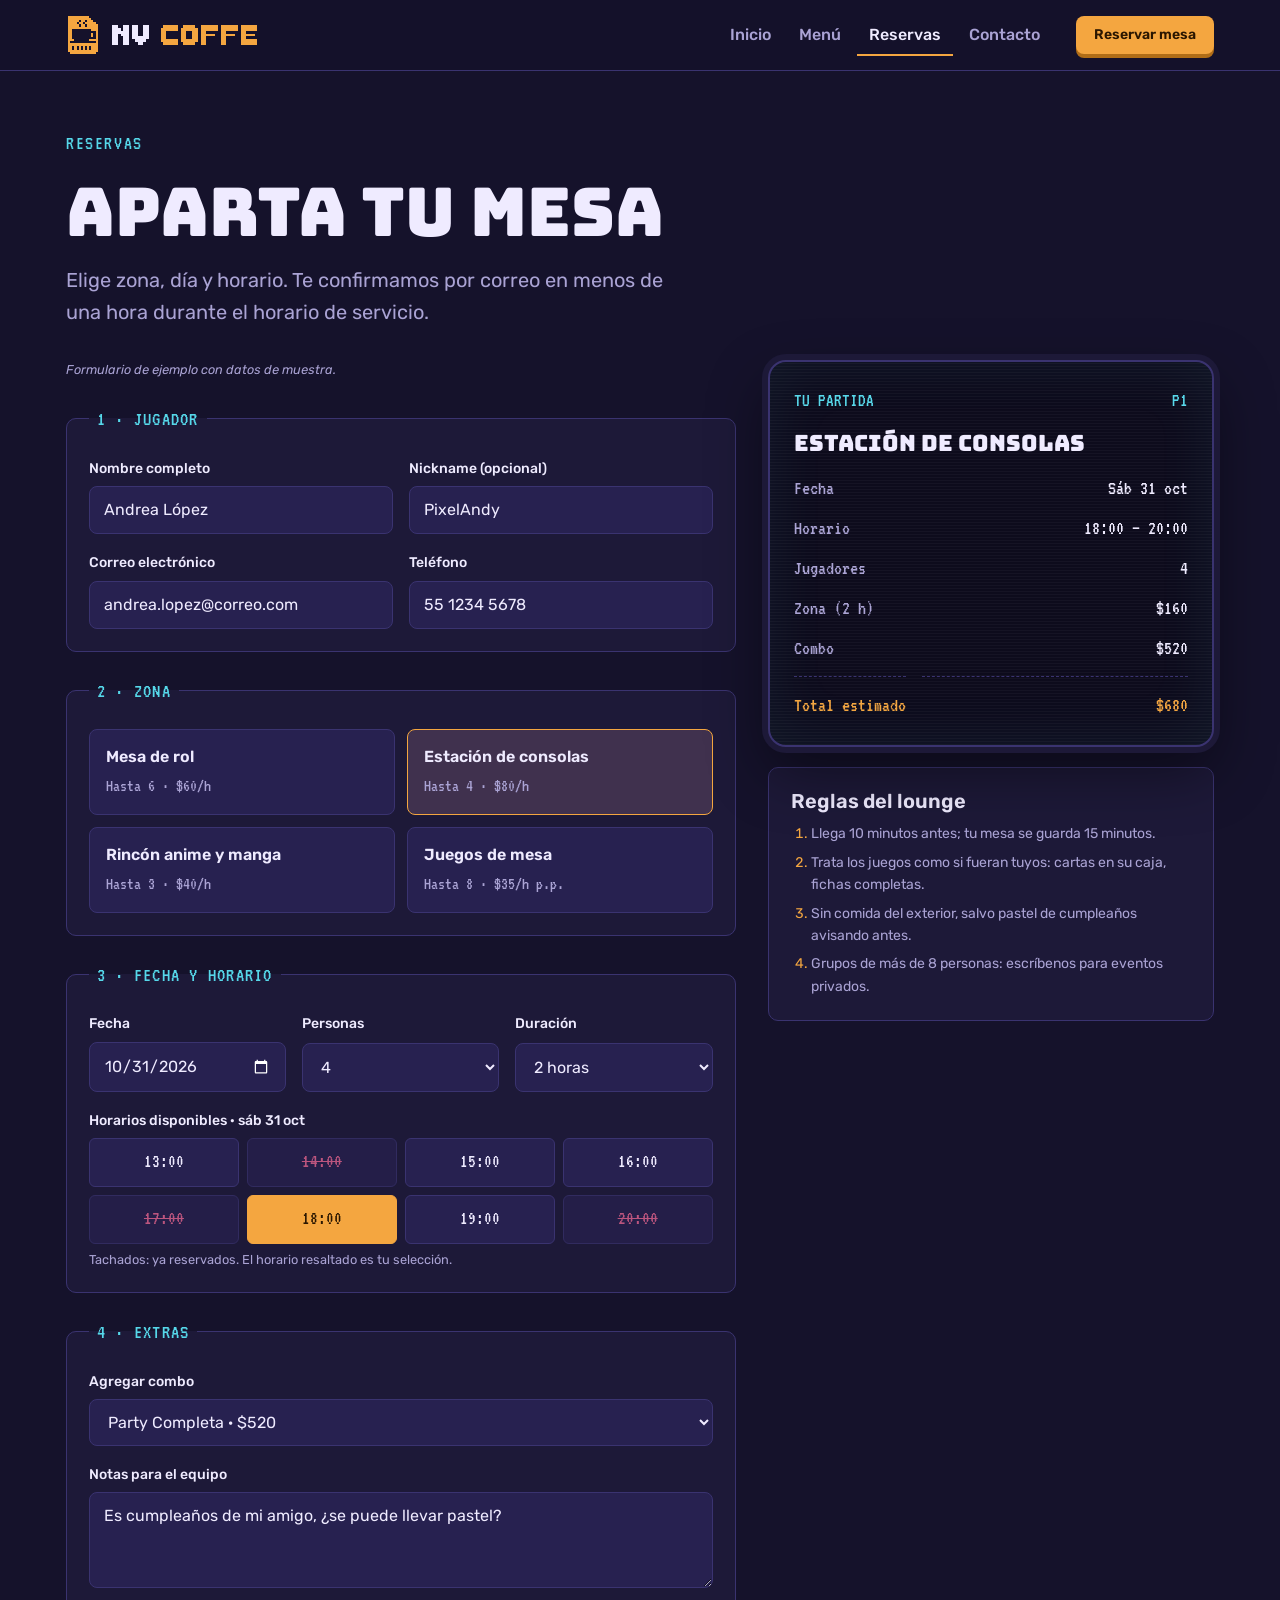
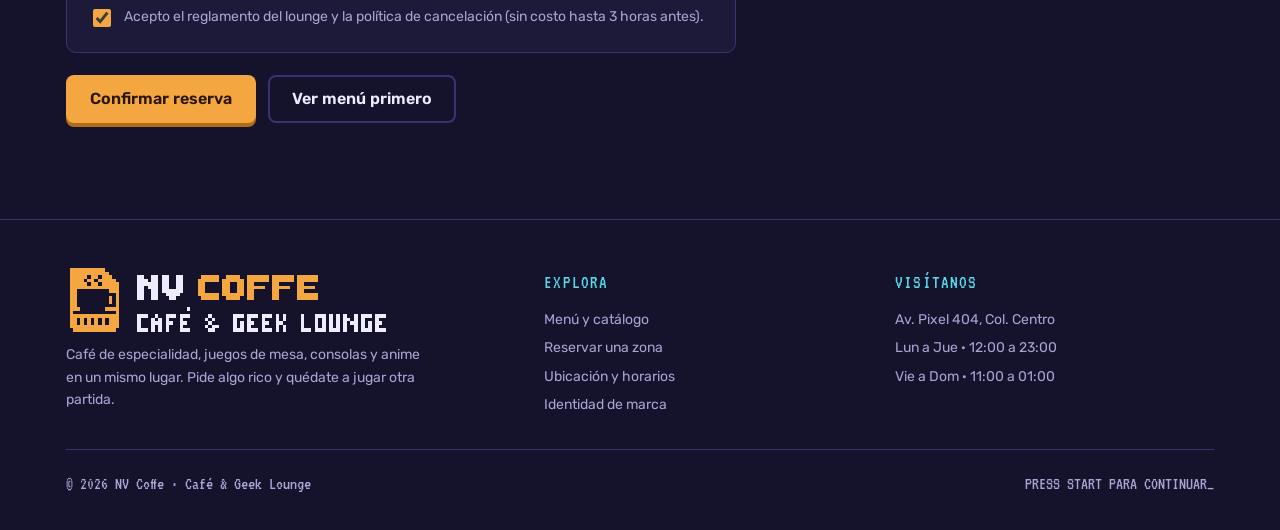
<file: reservas.html>
<!DOCTYPE html>
<html lang="es">
<head>
<meta charset="utf-8">
<meta name="viewport" content="width=device-width, initial-scale=1, viewport-fit=cover">
<title>Reservas · NV Coffe</title>
<link rel="icon" type="image/svg+xml" href="img/favicon.svg">
<link rel="preconnect" href="https://fonts.googleapis.com">
<link rel="preconnect" href="https://fonts.gstatic.com" crossorigin>
<link rel="stylesheet" href="https://fonts.googleapis.com/css2?family=Bungee&family=Rubik:wght@400;500;600&family=VT323&display=swap">
<link rel="stylesheet" href="styles.css">
</head>
<body>
<header class="site-header">
  <div class="wrap">
    <a class="brand" href="index.html" aria-label="NV Coffe, inicio">
      <span class="iso"><svg xmlns="http://www.w3.org/2000/svg" viewBox="0 0 16 18" shape-rendering="crispEdges" role="img" aria-label="NV Coffe"><rect x="1" y="0" width="10" height="1" fill="#f4a640"/><rect x="1" y="1" width="11" height="1" fill="#f4a640"/><rect x="1" y="2" width="5" height="1" fill="#f4a640"/><rect x="7" y="2" width="2" height="1" fill="#f4a640"/><rect x="10" y="2" width="3" height="1" fill="#f4a640"/><rect x="1" y="3" width="4" height="1" fill="#f4a640"/><rect x="6" y="3" width="2" height="1" fill="#f4a640"/><rect x="9" y="3" width="5" height="1" fill="#f4a640"/><rect x="1" y="4" width="5" height="1" fill="#f4a640"/><rect x="7" y="4" width="2" height="1" fill="#f4a640"/><rect x="10" y="4" width="5" height="1" fill="#f4a640"/><rect x="1" y="5" width="14" height="1" fill="#f4a640"/><rect x="1" y="6" width="2" height="1" fill="#f4a640"/><rect x="12" y="6" width="3" height="1" fill="#f4a640"/><rect x="1" y="7" width="2" height="1" fill="#f4a640"/><rect x="14" y="7" width="1" height="1" fill="#f4a640"/><rect x="1" y="8" width="2" height="1" fill="#f4a640"/><rect x="12" y="8" width="1" height="1" fill="#f4a640"/><rect x="14" y="8" width="1" height="1" fill="#f4a640"/><rect x="1" y="9" width="2" height="1" fill="#f4a640"/><rect x="12" y="9" width="1" height="1" fill="#f4a640"/><rect x="14" y="9" width="1" height="1" fill="#f4a640"/><rect x="1" y="10" width="2" height="1" fill="#f4a640"/><rect x="14" y="10" width="1" height="1" fill="#f4a640"/><rect x="1" y="11" width="3" height="1" fill="#f4a640"/><rect x="11" y="11" width="4" height="1" fill="#f4a640"/><rect x="1" y="12" width="1" height="1" fill="#f4a640"/><rect x="14" y="12" width="1" height="1" fill="#f4a640"/><rect x="1" y="13" width="14" height="1" fill="#f4a640"/><rect x="1" y="14" width="2" height="1" fill="#f4a640"/><rect x="4" y="14" width="1" height="1" fill="#f4a640"/><rect x="6" y="14" width="1" height="1" fill="#f4a640"/><rect x="8" y="14" width="1" height="1" fill="#f4a640"/><rect x="10" y="14" width="1" height="1" fill="#f4a640"/><rect x="12" y="14" width="3" height="1" fill="#f4a640"/><rect x="1" y="15" width="2" height="1" fill="#f4a640"/><rect x="4" y="15" width="1" height="1" fill="#f4a640"/><rect x="6" y="15" width="1" height="1" fill="#f4a640"/><rect x="8" y="15" width="1" height="1" fill="#f4a640"/><rect x="10" y="15" width="1" height="1" fill="#f4a640"/><rect x="12" y="15" width="3" height="1" fill="#f4a640"/><rect x="1" y="16" width="14" height="1" fill="#f4a640"/><rect x="2" y="17" width="12" height="1" fill="#f4a640"/><rect x="6" y="2" width="1" height="1" fill="#15122b"/><rect x="9" y="2" width="1" height="1" fill="#15122b"/><rect x="5" y="3" width="1" height="1" fill="#15122b"/><rect x="8" y="3" width="1" height="1" fill="#15122b"/><rect x="6" y="4" width="1" height="1" fill="#15122b"/><rect x="9" y="4" width="1" height="1" fill="#15122b"/><rect x="3" y="6" width="9" height="1" fill="#15122b"/><rect x="3" y="7" width="11" height="1" fill="#15122b"/><rect x="3" y="8" width="9" height="1" fill="#15122b"/><rect x="13" y="8" width="1" height="1" fill="#15122b"/><rect x="3" y="9" width="9" height="1" fill="#15122b"/><rect x="13" y="9" width="1" height="1" fill="#15122b"/><rect x="3" y="10" width="11" height="1" fill="#15122b"/><rect x="4" y="11" width="7" height="1" fill="#15122b"/><rect x="2" y="12" width="12" height="1" fill="#15122b"/><rect x="3" y="14" width="1" height="1" fill="#15122b"/><rect x="5" y="14" width="1" height="1" fill="#15122b"/><rect x="7" y="14" width="1" height="1" fill="#15122b"/><rect x="9" y="14" width="1" height="1" fill="#15122b"/><rect x="11" y="14" width="1" height="1" fill="#15122b"/><rect x="3" y="15" width="1" height="1" fill="#15122b"/><rect x="5" y="15" width="1" height="1" fill="#15122b"/><rect x="7" y="15" width="1" height="1" fill="#15122b"/><rect x="9" y="15" width="1" height="1" fill="#15122b"/><rect x="11" y="15" width="1" height="1" fill="#15122b"/></svg></span>
      <span class="wm"><svg xmlns="http://www.w3.org/2000/svg" viewBox="0 0 51 7" shape-rendering="crispEdges" role="img" aria-label="NV Coffe"><rect x="0" y="0" width="2" height="1" fill="#efebff"/><rect x="4" y="0" width="2" height="1" fill="#efebff"/><rect x="0" y="1" width="3" height="1" fill="#efebff"/><rect x="4" y="1" width="2" height="1" fill="#efebff"/><rect x="0" y="2" width="6" height="1" fill="#efebff"/><rect x="0" y="3" width="2" height="1" fill="#efebff"/><rect x="3" y="3" width="3" height="1" fill="#efebff"/><rect x="0" y="4" width="2" height="1" fill="#efebff"/><rect x="4" y="4" width="2" height="1" fill="#efebff"/><rect x="0" y="5" width="2" height="1" fill="#efebff"/><rect x="4" y="5" width="2" height="1" fill="#efebff"/><rect x="0" y="6" width="2" height="1" fill="#efebff"/><rect x="4" y="6" width="2" height="1" fill="#efebff"/><rect x="7" y="0" width="2" height="1" fill="#efebff"/><rect x="11" y="0" width="2" height="1" fill="#efebff"/><rect x="7" y="1" width="2" height="1" fill="#efebff"/><rect x="11" y="1" width="2" height="1" fill="#efebff"/><rect x="7" y="2" width="2" height="1" fill="#efebff"/><rect x="11" y="2" width="2" height="1" fill="#efebff"/><rect x="7" y="3" width="2" height="1" fill="#efebff"/><rect x="11" y="3" width="2" height="1" fill="#efebff"/><rect x="7" y="4" width="6" height="1" fill="#efebff"/><rect x="8" y="5" width="4" height="1" fill="#efebff"/><rect x="9" y="6" width="2" height="1" fill="#efebff"/><rect x="18" y="0" width="5" height="1" fill="#f4a640"/><rect x="17" y="1" width="6" height="1" fill="#f4a640"/><rect x="17" y="2" width="2" height="1" fill="#f4a640"/><rect x="17" y="3" width="2" height="1" fill="#f4a640"/><rect x="17" y="4" width="2" height="1" fill="#f4a640"/><rect x="17" y="5" width="6" height="1" fill="#f4a640"/><rect x="18" y="6" width="5" height="1" fill="#f4a640"/><rect x="25" y="0" width="4" height="1" fill="#f4a640"/><rect x="24" y="1" width="6" height="1" fill="#f4a640"/><rect x="24" y="2" width="2" height="1" fill="#f4a640"/><rect x="28" y="2" width="2" height="1" fill="#f4a640"/><rect x="24" y="3" width="2" height="1" fill="#f4a640"/><rect x="28" y="3" width="2" height="1" fill="#f4a640"/><rect x="24" y="4" width="2" height="1" fill="#f4a640"/><rect x="28" y="4" width="2" height="1" fill="#f4a640"/><rect x="24" y="5" width="6" height="1" fill="#f4a640"/><rect x="25" y="6" width="4" height="1" fill="#f4a640"/><rect x="31" y="0" width="6" height="1" fill="#f4a640"/><rect x="31" y="1" width="6" height="1" fill="#f4a640"/><rect x="31" y="2" width="2" height="1" fill="#f4a640"/><rect x="31" y="3" width="5" height="1" fill="#f4a640"/><rect x="31" y="4" width="2" height="1" fill="#f4a640"/><rect x="31" y="5" width="2" height="1" fill="#f4a640"/><rect x="31" y="6" width="2" height="1" fill="#f4a640"/><rect x="38" y="0" width="6" height="1" fill="#f4a640"/><rect x="38" y="1" width="6" height="1" fill="#f4a640"/><rect x="38" y="2" width="2" height="1" fill="#f4a640"/><rect x="38" y="3" width="5" height="1" fill="#f4a640"/><rect x="38" y="4" width="2" height="1" fill="#f4a640"/><rect x="38" y="5" width="2" height="1" fill="#f4a640"/><rect x="38" y="6" width="2" height="1" fill="#f4a640"/><rect x="45" y="0" width="6" height="1" fill="#f4a640"/><rect x="45" y="1" width="6" height="1" fill="#f4a640"/><rect x="45" y="2" width="2" height="1" fill="#f4a640"/><rect x="45" y="3" width="5" height="1" fill="#f4a640"/><rect x="45" y="4" width="2" height="1" fill="#f4a640"/><rect x="45" y="5" width="6" height="1" fill="#f4a640"/><rect x="45" y="6" width="6" height="1" fill="#f4a640"/></svg></span>
    </a>
    <nav class="nav" aria-label="Principal">
      <a href="index.html" data-nav="inicio">Inicio</a>
      <a href="menu.html" data-nav="menu">Menú</a>
      <a href="reservas.html" data-nav="reservas" aria-current="page">Reservas</a>
      <a href="contacto.html" data-nav="contacto">Contacto</a>
    </nav>
    <a class="btn btn-primary btn-sm header-cta" href="reservas.html">Reservar mesa</a>
  </div>
</header>
<main>
<section class="page-head">
  <div class="wrap">
    <p class="eyebrow">Reservas</p>
    <h1>Aparta tu mesa</h1>
    <p class="lead">Elige zona, día y horario. Te confirmamos por correo en menos de una hora durante el horario de servicio.</p>
  </div>
</section>

<section class="wrap" style="padding-bottom:72px">
  <div class="layout-2">
    <form class="form" id="form-reserva" novalidate>
      <p class="example-note">Formulario de ejemplo con datos de muestra.</p>

      <fieldset>
        <legend>1 · Jugador</legend>
        <div class="row">
          <div class="field"><label for="r-nombre">Nombre completo</label><input id="r-nombre" type="text" value="Andrea López" autocomplete="name"></div>
          <div class="field"><label for="r-nick">Nickname (opcional)</label><input id="r-nick" type="text" value="PixelAndy"></div>
        </div>
        <div class="row">
          <div class="field"><label for="r-correo">Correo electrónico</label><input id="r-correo" type="email" value="andrea.lopez@correo.com" autocomplete="email"></div>
          <div class="field"><label for="r-tel">Teléfono</label><input id="r-tel" type="tel" value="55 1234 5678" autocomplete="tel"></div>
        </div>
      </fieldset>

      <fieldset>
        <legend>2 · Zona</legend>
        <div class="zone-pick">
          <label class="zone-opt"><input type="radio" name="zona" id="z-rol" value="rol"><span><b>Mesa de rol</b><em>Hasta 6 · $60/h</em></span></label>
          <label class="zone-opt"><input type="radio" name="zona" id="z-consola" value="consola" checked><span><b>Estación de consolas</b><em>Hasta 4 · $80/h</em></span></label>
          <label class="zone-opt"><input type="radio" name="zona" id="z-manga" value="manga"><span><b>Rincón anime y manga</b><em>Hasta 3 · $40/h</em></span></label>
          <label class="zone-opt"><input type="radio" name="zona" id="z-mesa" value="mesa"><span><b>Juegos de mesa</b><em>Hasta 8 · $35/h p.p.</em></span></label>
        </div>
      </fieldset>

      <fieldset>
        <legend>3 · Fecha y horario</legend>
        <div class="row row-3">
          <div class="field"><label for="r-fecha">Fecha</label><input id="r-fecha" type="date" value="2026-10-31"></div>
          <div class="field"><label for="r-personas">Personas</label>
            <select id="r-personas"><option>1</option><option>2</option><option>3</option><option selected>4</option><option>5</option><option>6</option><option>7</option><option>8</option></select>
          </div>
          <div class="field"><label for="r-duracion">Duración</label>
            <select id="r-duracion"><option>1 hora</option><option selected>2 horas</option><option>3 horas</option><option>4 horas</option></select>
          </div>
        </div>
        <div class="field">
          <span class="label">Horarios disponibles · sáb 31 oct</span>
          <div class="slots" aria-label="Horarios">
            <span class="slot">13:00</span><span class="slot busy">14:00</span><span class="slot">15:00</span><span class="slot">16:00</span>
            <span class="slot busy">17:00</span><span class="slot sel">18:00</span><span class="slot">19:00</span><span class="slot busy">20:00</span>
          </div>
          <small>Tachados: ya reservados. El horario resaltado es tu selección.</small>
        </div>
      </fieldset>

      <fieldset>
        <legend>4 · Extras</legend>
        <div class="field"><label for="r-combo">Agregar combo</label>
          <select id="r-combo"><option>Sin combo</option><option selected>Party Completa · $520</option></select>
        </div>
        <div class="field"><label for="r-notas">Notas para el equipo</label><textarea id="r-notas">Es cumpleaños de mi amigo, ¿se puede llevar pastel?</textarea></div>
        <label class="check"><input type="checkbox" id="r-acepto" checked> Acepto el reglamento del lounge y la política de cancelación (sin costo hasta 3 horas antes).</label>
      </fieldset>

      <div style="display:flex;gap:12px;flex-wrap:wrap;align-items:center">
        <button class="btn btn-primary" type="submit">Confirmar reserva</button>
        <a class="btn btn-ghost" href="menu.html">Ver menú primero</a>
      </div>
      <div class="notice" id="aviso-reserva" hidden><b>¡RESERVA GUARDADA!</b> Vista de ejemplo: así se vería la confirmación. Te enviaríamos el código NV-3110-18 a tu correo.</div>
    </form>

    <aside class="aside">
      <div class="screen summary">
        <div class="screen-top"><span>TU PARTIDA</span><span>P1</span></div>
        <h2>Estación de consolas</h2>
        <dl>
          <dt>Fecha</dt><dd>Sáb 31 oct</dd>
          <dt>Horario</dt><dd>18:00 – 20:00</dd>
          <dt>Jugadores</dt><dd>4</dd>
          <dt>Zona (2 h)</dt><dd>$160</dd>
          <dt>Combo</dt><dd>$520</dd>
          <dt class="total">Total estimado</dt><dd class="total">$680</dd>
        </dl>
      </div>
      <div class="panel">
        <h2>Reglas del lounge</h2>
        <ol class="rules">
          <li>Llega 10 minutos antes; tu mesa se guarda 15 minutos.</li>
          <li>Trata los juegos como si fueran tuyos: cartas en su caja, fichas completas.</li>
          <li>Sin comida del exterior, salvo pastel de cumpleaños avisando antes.</li>
          <li>Grupos de más de 8 personas: escríbenos para eventos privados.</li>
        </ol>
      </div>
    </aside>
  </div>
</section>
</main>
<footer class="site-footer">
  <div class="wrap">
    <div>
      <a class="brand brand-full" href="index.html" aria-label="NV Coffe, inicio"><svg xmlns="http://www.w3.org/2000/svg" viewBox="0 0 90 18" shape-rendering="crispEdges" role="img" aria-label="NV Coffe · Café & Geek Lounge"><rect x="1" y="0" width="10" height="1" fill="#f4a640"/><rect x="1" y="1" width="11" height="1" fill="#f4a640"/><rect x="1" y="2" width="5" height="1" fill="#f4a640"/><rect x="7" y="2" width="2" height="1" fill="#f4a640"/><rect x="10" y="2" width="3" height="1" fill="#f4a640"/><rect x="1" y="3" width="4" height="1" fill="#f4a640"/><rect x="6" y="3" width="2" height="1" fill="#f4a640"/><rect x="9" y="3" width="5" height="1" fill="#f4a640"/><rect x="1" y="4" width="5" height="1" fill="#f4a640"/><rect x="7" y="4" width="2" height="1" fill="#f4a640"/><rect x="10" y="4" width="5" height="1" fill="#f4a640"/><rect x="1" y="5" width="14" height="1" fill="#f4a640"/><rect x="1" y="6" width="2" height="1" fill="#f4a640"/><rect x="12" y="6" width="3" height="1" fill="#f4a640"/><rect x="1" y="7" width="2" height="1" fill="#f4a640"/><rect x="14" y="7" width="1" height="1" fill="#f4a640"/><rect x="1" y="8" width="2" height="1" fill="#f4a640"/><rect x="12" y="8" width="1" height="1" fill="#f4a640"/><rect x="14" y="8" width="1" height="1" fill="#f4a640"/><rect x="1" y="9" width="2" height="1" fill="#f4a640"/><rect x="12" y="9" width="1" height="1" fill="#f4a640"/><rect x="14" y="9" width="1" height="1" fill="#f4a640"/><rect x="1" y="10" width="2" height="1" fill="#f4a640"/><rect x="14" y="10" width="1" height="1" fill="#f4a640"/><rect x="1" y="11" width="3" height="1" fill="#f4a640"/><rect x="11" y="11" width="4" height="1" fill="#f4a640"/><rect x="1" y="12" width="1" height="1" fill="#f4a640"/><rect x="14" y="12" width="1" height="1" fill="#f4a640"/><rect x="1" y="13" width="14" height="1" fill="#f4a640"/><rect x="1" y="14" width="2" height="1" fill="#f4a640"/><rect x="4" y="14" width="1" height="1" fill="#f4a640"/><rect x="6" y="14" width="1" height="1" fill="#f4a640"/><rect x="8" y="14" width="1" height="1" fill="#f4a640"/><rect x="10" y="14" width="1" height="1" fill="#f4a640"/><rect x="12" y="14" width="3" height="1" fill="#f4a640"/><rect x="1" y="15" width="2" height="1" fill="#f4a640"/><rect x="4" y="15" width="1" height="1" fill="#f4a640"/><rect x="6" y="15" width="1" height="1" fill="#f4a640"/><rect x="8" y="15" width="1" height="1" fill="#f4a640"/><rect x="10" y="15" width="1" height="1" fill="#f4a640"/><rect x="12" y="15" width="3" height="1" fill="#f4a640"/><rect x="1" y="16" width="14" height="1" fill="#f4a640"/><rect x="2" y="17" width="12" height="1" fill="#f4a640"/><rect x="6" y="2" width="1" height="1" fill="#15122b"/><rect x="9" y="2" width="1" height="1" fill="#15122b"/><rect x="5" y="3" width="1" height="1" fill="#15122b"/><rect x="8" y="3" width="1" height="1" fill="#15122b"/><rect x="6" y="4" width="1" height="1" fill="#15122b"/><rect x="9" y="4" width="1" height="1" fill="#15122b"/><rect x="3" y="6" width="9" height="1" fill="#15122b"/><rect x="3" y="7" width="11" height="1" fill="#15122b"/><rect x="3" y="8" width="9" height="1" fill="#15122b"/><rect x="13" y="8" width="1" height="1" fill="#15122b"/><rect x="3" y="9" width="9" height="1" fill="#15122b"/><rect x="13" y="9" width="1" height="1" fill="#15122b"/><rect x="3" y="10" width="11" height="1" fill="#15122b"/><rect x="4" y="11" width="7" height="1" fill="#15122b"/><rect x="2" y="12" width="12" height="1" fill="#15122b"/><rect x="3" y="14" width="1" height="1" fill="#15122b"/><rect x="5" y="14" width="1" height="1" fill="#15122b"/><rect x="7" y="14" width="1" height="1" fill="#15122b"/><rect x="9" y="14" width="1" height="1" fill="#15122b"/><rect x="11" y="14" width="1" height="1" fill="#15122b"/><rect x="3" y="15" width="1" height="1" fill="#15122b"/><rect x="5" y="15" width="1" height="1" fill="#15122b"/><rect x="7" y="15" width="1" height="1" fill="#15122b"/><rect x="9" y="15" width="1" height="1" fill="#15122b"/><rect x="11" y="15" width="1" height="1" fill="#15122b"/><rect x="20" y="2" width="2" height="1" fill="#efebff"/><rect x="24" y="2" width="2" height="1" fill="#efebff"/><rect x="20" y="3" width="3" height="1" fill="#efebff"/><rect x="24" y="3" width="2" height="1" fill="#efebff"/><rect x="20" y="4" width="6" height="1" fill="#efebff"/><rect x="20" y="5" width="2" height="1" fill="#efebff"/><rect x="23" y="5" width="3" height="1" fill="#efebff"/><rect x="20" y="6" width="2" height="1" fill="#efebff"/><rect x="24" y="6" width="2" height="1" fill="#efebff"/><rect x="20" y="7" width="2" height="1" fill="#efebff"/><rect x="24" y="7" width="2" height="1" fill="#efebff"/><rect x="20" y="8" width="2" height="1" fill="#efebff"/><rect x="24" y="8" width="2" height="1" fill="#efebff"/><rect x="27" y="2" width="2" height="1" fill="#efebff"/><rect x="31" y="2" width="2" height="1" fill="#efebff"/><rect x="27" y="3" width="2" height="1" fill="#efebff"/><rect x="31" y="3" width="2" height="1" fill="#efebff"/><rect x="27" y="4" width="2" height="1" fill="#efebff"/><rect x="31" y="4" width="2" height="1" fill="#efebff"/><rect x="27" y="5" width="2" height="1" fill="#efebff"/><rect x="31" y="5" width="2" height="1" fill="#efebff"/><rect x="27" y="6" width="6" height="1" fill="#efebff"/><rect x="28" y="7" width="4" height="1" fill="#efebff"/><rect x="29" y="8" width="2" height="1" fill="#efebff"/><rect x="38" y="2" width="5" height="1" fill="#f4a640"/><rect x="37" y="3" width="6" height="1" fill="#f4a640"/><rect x="37" y="4" width="2" height="1" fill="#f4a640"/><rect x="37" y="5" width="2" height="1" fill="#f4a640"/><rect x="37" y="6" width="2" height="1" fill="#f4a640"/><rect x="37" y="7" width="6" height="1" fill="#f4a640"/><rect x="38" y="8" width="5" height="1" fill="#f4a640"/><rect x="45" y="2" width="4" height="1" fill="#f4a640"/><rect x="44" y="3" width="6" height="1" fill="#f4a640"/><rect x="44" y="4" width="2" height="1" fill="#f4a640"/><rect x="48" y="4" width="2" height="1" fill="#f4a640"/><rect x="44" y="5" width="2" height="1" fill="#f4a640"/><rect x="48" y="5" width="2" height="1" fill="#f4a640"/><rect x="44" y="6" width="2" height="1" fill="#f4a640"/><rect x="48" y="6" width="2" height="1" fill="#f4a640"/><rect x="44" y="7" width="6" height="1" fill="#f4a640"/><rect x="45" y="8" width="4" height="1" fill="#f4a640"/><rect x="51" y="2" width="6" height="1" fill="#f4a640"/><rect x="51" y="3" width="6" height="1" fill="#f4a640"/><rect x="51" y="4" width="2" height="1" fill="#f4a640"/><rect x="51" y="5" width="5" height="1" fill="#f4a640"/><rect x="51" y="6" width="2" height="1" fill="#f4a640"/><rect x="51" y="7" width="2" height="1" fill="#f4a640"/><rect x="51" y="8" width="2" height="1" fill="#f4a640"/><rect x="58" y="2" width="6" height="1" fill="#f4a640"/><rect x="58" y="3" width="6" height="1" fill="#f4a640"/><rect x="58" y="4" width="2" height="1" fill="#f4a640"/><rect x="58" y="5" width="5" height="1" fill="#f4a640"/><rect x="58" y="6" width="2" height="1" fill="#f4a640"/><rect x="58" y="7" width="2" height="1" fill="#f4a640"/><rect x="58" y="8" width="2" height="1" fill="#f4a640"/><rect x="65" y="2" width="6" height="1" fill="#f4a640"/><rect x="65" y="3" width="6" height="1" fill="#f4a640"/><rect x="65" y="4" width="2" height="1" fill="#f4a640"/><rect x="65" y="5" width="5" height="1" fill="#f4a640"/><rect x="65" y="6" width="2" height="1" fill="#f4a640"/><rect x="65" y="7" width="6" height="1" fill="#f4a640"/><rect x="65" y="8" width="6" height="1" fill="#f4a640"/><rect x="20" y="13" width="3" height="1" fill="#efebff"/><rect x="20" y="14" width="1" height="1" fill="#efebff"/><rect x="20" y="15" width="1" height="1" fill="#efebff"/><rect x="20" y="16" width="1" height="1" fill="#efebff"/><rect x="20" y="17" width="3" height="1" fill="#efebff"/><rect x="25" y="13" width="1" height="1" fill="#efebff"/><rect x="24" y="14" width="1" height="1" fill="#efebff"/><rect x="26" y="14" width="1" height="1" fill="#efebff"/><rect x="24" y="15" width="3" height="1" fill="#efebff"/><rect x="24" y="16" width="1" height="1" fill="#efebff"/><rect x="26" y="16" width="1" height="1" fill="#efebff"/><rect x="24" y="17" width="1" height="1" fill="#efebff"/><rect x="26" y="17" width="1" height="1" fill="#efebff"/><rect x="28" y="13" width="3" height="1" fill="#efebff"/><rect x="28" y="14" width="1" height="1" fill="#efebff"/><rect x="28" y="15" width="2" height="1" fill="#efebff"/><rect x="28" y="16" width="1" height="1" fill="#efebff"/><rect x="28" y="17" width="1" height="1" fill="#efebff"/><rect x="32" y="13" width="3" height="1" fill="#efebff"/><rect x="32" y="14" width="1" height="1" fill="#efebff"/><rect x="32" y="15" width="2" height="1" fill="#efebff"/><rect x="32" y="16" width="1" height="1" fill="#efebff"/><rect x="32" y="17" width="3" height="1" fill="#efebff"/><rect x="34" y="11" width="1" height="1" fill="#efebff"/><rect x="40" y="13" width="1" height="1" fill="#efebff"/><rect x="39" y="14" width="1" height="1" fill="#efebff"/><rect x="41" y="14" width="1" height="1" fill="#efebff"/><rect x="40" y="15" width="1" height="1" fill="#efebff"/><rect x="39" y="16" width="1" height="1" fill="#efebff"/><rect x="41" y="16" width="2" height="1" fill="#efebff"/><rect x="40" y="17" width="2" height="1" fill="#efebff"/><rect x="47" y="13" width="3" height="1" fill="#efebff"/><rect x="47" y="14" width="1" height="1" fill="#efebff"/><rect x="47" y="15" width="1" height="1" fill="#efebff"/><rect x="49" y="15" width="1" height="1" fill="#efebff"/><rect x="47" y="16" width="1" height="1" fill="#efebff"/><rect x="49" y="16" width="1" height="1" fill="#efebff"/><rect x="47" y="17" width="3" height="1" fill="#efebff"/><rect x="51" y="13" width="3" height="1" fill="#efebff"/><rect x="51" y="14" width="1" height="1" fill="#efebff"/><rect x="51" y="15" width="2" height="1" fill="#efebff"/><rect x="51" y="16" width="1" height="1" fill="#efebff"/><rect x="51" y="17" width="3" height="1" fill="#efebff"/><rect x="55" y="13" width="3" height="1" fill="#efebff"/><rect x="55" y="14" width="1" height="1" fill="#efebff"/><rect x="55" y="15" width="2" height="1" fill="#efebff"/><rect x="55" y="16" width="1" height="1" fill="#efebff"/><rect x="55" y="17" width="3" height="1" fill="#efebff"/><rect x="59" y="13" width="1" height="1" fill="#efebff"/><rect x="61" y="13" width="1" height="1" fill="#efebff"/><rect x="59" y="14" width="1" height="1" fill="#efebff"/><rect x="61" y="14" width="1" height="1" fill="#efebff"/><rect x="59" y="15" width="2" height="1" fill="#efebff"/><rect x="59" y="16" width="1" height="1" fill="#efebff"/><rect x="61" y="16" width="1" height="1" fill="#efebff"/><rect x="59" y="17" width="1" height="1" fill="#efebff"/><rect x="61" y="17" width="1" height="1" fill="#efebff"/><rect x="66" y="13" width="1" height="1" fill="#efebff"/><rect x="66" y="14" width="1" height="1" fill="#efebff"/><rect x="66" y="15" width="1" height="1" fill="#efebff"/><rect x="66" y="16" width="1" height="1" fill="#efebff"/><rect x="66" y="17" width="3" height="1" fill="#efebff"/><rect x="70" y="13" width="3" height="1" fill="#efebff"/><rect x="70" y="14" width="1" height="1" fill="#efebff"/><rect x="72" y="14" width="1" height="1" fill="#efebff"/><rect x="70" y="15" width="1" height="1" fill="#efebff"/><rect x="72" y="15" width="1" height="1" fill="#efebff"/><rect x="70" y="16" width="1" height="1" fill="#efebff"/><rect x="72" y="16" width="1" height="1" fill="#efebff"/><rect x="70" y="17" width="3" height="1" fill="#efebff"/><rect x="74" y="13" width="1" height="1" fill="#efebff"/><rect x="76" y="13" width="1" height="1" fill="#efebff"/><rect x="74" y="14" width="1" height="1" fill="#efebff"/><rect x="76" y="14" width="1" height="1" fill="#efebff"/><rect x="74" y="15" width="1" height="1" fill="#efebff"/><rect x="76" y="15" width="1" height="1" fill="#efebff"/><rect x="74" y="16" width="1" height="1" fill="#efebff"/><rect x="76" y="16" width="1" height="1" fill="#efebff"/><rect x="74" y="17" width="3" height="1" fill="#efebff"/><rect x="78" y="13" width="1" height="1" fill="#efebff"/><rect x="81" y="13" width="1" height="1" fill="#efebff"/><rect x="78" y="14" width="2" height="1" fill="#efebff"/><rect x="81" y="14" width="1" height="1" fill="#efebff"/><rect x="78" y="15" width="1" height="1" fill="#efebff"/><rect x="80" y="15" width="2" height="1" fill="#efebff"/><rect x="78" y="16" width="1" height="1" fill="#efebff"/><rect x="81" y="16" width="1" height="1" fill="#efebff"/><rect x="78" y="17" width="1" height="1" fill="#efebff"/><rect x="81" y="17" width="1" height="1" fill="#efebff"/><rect x="83" y="13" width="3" height="1" fill="#efebff"/><rect x="83" y="14" width="1" height="1" fill="#efebff"/><rect x="83" y="15" width="1" height="1" fill="#efebff"/><rect x="85" y="15" width="1" height="1" fill="#efebff"/><rect x="83" y="16" width="1" height="1" fill="#efebff"/><rect x="85" y="16" width="1" height="1" fill="#efebff"/><rect x="83" y="17" width="3" height="1" fill="#efebff"/><rect x="87" y="13" width="3" height="1" fill="#efebff"/><rect x="87" y="14" width="1" height="1" fill="#efebff"/><rect x="87" y="15" width="2" height="1" fill="#efebff"/><rect x="87" y="16" width="1" height="1" fill="#efebff"/><rect x="87" y="17" width="3" height="1" fill="#efebff"/></svg></a>
      <p style="margin-top:12px;max-width:40ch">Café de especialidad, juegos de mesa, consolas y anime en un mismo lugar. Pide algo rico y quédate a jugar otra partida.</p>
    </div>
    <div>
      <h4>Explora</h4>
      <ul>
        <li><a href="menu.html">Menú y catálogo</a></li>
        <li><a href="reservas.html">Reservar una zona</a></li>
        <li><a href="contacto.html">Ubicación y horarios</a></li>
        <li><a href="marca.html">Identidad de marca</a></li>
      </ul>
    </div>
    <div>
      <h4>Visítanos</h4>
      <ul>
        <li>Av. Pixel 404, Col. Centro</li>
        <li>Lun a Jue · 12:00 a 23:00</li>
        <li>Vie a Dom · 11:00 a 01:00</li>
      </ul>
    </div>
    <div class="copy"><span>© 2026 NV Coffe · Café &amp; Geek Lounge</span><span>PRESS START PARA CONTINUAR_</span></div>
  </div>
</footer>

<script src="script.js"></script>
</body>
</html>
</file>
<file: styles.css>
/* NV Coffe · Layout: arcade-cabinet night lounge. Wide content column, "pantallas" (screens) as the one framed object, everything else flat on ink. */
:root {
  --ink: #15122b;        /* fondo: tinta violeta de sala de arcade */
  --ink-2: #1d1938;      /* paneles */
  --ink-3: #272150;      /* paneles elevados / inputs */
  --line: #3a3370;       /* bordes */
  --text: #efebff;
  --muted: #aaa3d4;
  --crema: #f4a640;      /* acento principal: crema de espresso */
  --crema-ink: #2a1600;  /* texto sobre crema */
  --cyan: #56d8ea;       /* acento secundario: luz de pantalla CRT */
  --pink: #ff6f9c;       /* alertas / "ocupado" */
  --ok: #7be0a1;         /* "libre" */

  --f-display: "Bungee", "Impact", "Arial Black", sans-serif;
  --f-body: "Rubik", "Segoe UI", system-ui, sans-serif;
  --f-data: "VT323", "Courier New", ui-monospace, monospace;

  --step--1: 0.875rem;
  --step-0: 1rem;
  --step-1: 1.25rem;
  --step-2: 1.6rem;
  --step-3: 2.2rem;
  --step-4: clamp(2.4rem, 6vw, 4.2rem);

  --radius: 10px;
  --wrap: 1180px;
  color-scheme: dark;
}

* { box-sizing: border-box; }
[hidden] { display: none !important; }
html { scroll-behavior: smooth; }
body {
  margin: 0;
  background: var(--ink);
  color: var(--text);
  font-family: var(--f-body);
  font-size: var(--step-0);
  line-height: 1.6;
  -webkit-font-smoothing: antialiased;
}
body::before {
  content: ""; position: fixed; inset: 0 0 auto;
  height: env(safe-area-inset-top, 0px); z-index: 30; background: var(--ink);
}
img, svg { max-width: 100%; }
a { color: var(--cyan); }
h1, h2, h3 { line-height: 1.15; text-wrap: balance; margin: 0; }
p { margin: 0; }
:focus-visible { outline: 3px solid var(--cyan); outline-offset: 3px; border-radius: 4px; }

.wrap {
  max-width: var(--wrap);
  margin-inline: auto;
  padding-left: max(16px, env(safe-area-inset-left, 0px));
  padding-right: max(16px, env(safe-area-inset-right, 0px));
}

/* ---------- Header ---------- */
.site-header {
  position: sticky; top: env(safe-area-inset-top, 0px); z-index: 20;
  background: color-mix(in srgb, var(--ink) 88%, transparent);
  backdrop-filter: blur(10px);
  border-bottom: 1px solid var(--line);
}
.site-header .wrap {
  display: flex; align-items: center; gap: 24px; flex-wrap: wrap;
  padding-block: 14px;
}
.brand { display: flex; align-items: center; gap: 10px; text-decoration: none; color: var(--text); }
.brand { gap: 12px; }
.brand span { display: block; line-height: 0; }
.brand .iso svg { height: 38px; width: auto; }
.brand .wm svg { height: 20px; width: auto; }
.brand-full svg { height: 64px; width: auto; }
.nav { display: flex; gap: 4px; margin-left: auto; flex-wrap: wrap; }
.nav a {
  color: var(--muted); text-decoration: none; font-weight: 500;
  padding: 8px 12px; border-radius: 8px;
}
.nav a:hover { color: var(--text); background: var(--ink-2); }
.nav a[aria-current="page"] { color: var(--text); box-shadow: inset 0 -2px 0 var(--crema); border-radius: 0; }

/* ---------- Buttons ---------- */
.btn {
  display: inline-flex; align-items: center; justify-content: center; gap: 8px;
  font: 600 var(--step-0)/1 var(--f-body);
  padding: 14px 22px; border-radius: 8px; border: 2px solid transparent;
  text-decoration: none; cursor: pointer;
  transition: transform .15s ease, box-shadow .15s ease, background .15s ease;
}
.btn-primary { background: var(--crema); color: var(--crema-ink); box-shadow: 0 4px 0 #b06d17; }
.btn-primary:hover { transform: translateY(-2px); box-shadow: 0 6px 0 #b06d17; }
.btn-primary:active { transform: translateY(3px); box-shadow: 0 1px 0 #b06d17; }
.btn-ghost { border-color: var(--line); color: var(--text); background: transparent; }
.btn-ghost:hover { border-color: var(--cyan); color: var(--cyan); }
.btn-sm { padding: 10px 16px; font-size: var(--step--1); }

/* ---------- Common type ---------- */
.eyebrow {
  font-family: var(--f-data); font-size: 1.25rem; letter-spacing: .08em;
  text-transform: uppercase; color: var(--cyan);
}
.section { padding-block: 72px; }
.section-head { display: flex; justify-content: space-between; align-items: end; gap: 16px; flex-wrap: wrap; margin-bottom: 32px; }
.section-head h2 { font-family: var(--f-display); font-weight: 400; font-size: var(--step-3); }
.section-head p { color: var(--muted); max-width: 52ch; }
.lead { font-size: var(--step-1); color: var(--muted); max-width: 46ch; }
.mono { font-family: var(--f-data); }
.band { background: var(--ink-2); border-block: 1px solid var(--line); }

/* ---------- Hero ---------- */
.hero .wrap { display: grid; grid-template-columns: 1.1fr .9fr; gap: 48px; align-items: center; padding-block: 64px 72px; }
.hero h1 { font-family: var(--f-display); font-weight: 400; font-size: var(--step-4); margin-block: 12px 20px; }
.hero h1 em { font-style: normal; color: var(--crema); }
.hero-actions { display: flex; gap: 12px; flex-wrap: wrap; margin-top: 28px; }
.hero-facts { display: flex; gap: 28px; flex-wrap: wrap; margin-top: 36px; color: var(--muted); font-size: var(--step--1); }
.hero-facts strong { display: block; font-family: var(--f-data); font-size: 2rem; line-height: 1; color: var(--text); font-weight: 400; }

/* The "pantalla": the one framed object of the system */
.screen {
  position: relative; background: #0d0b1c; border: 2px solid var(--line);
  border-radius: 18px; padding: 24px; overflow: hidden;
  box-shadow: 0 0 0 6px var(--ink-2), 0 24px 60px rgba(0,0,0,.45), inset 0 0 60px rgba(86,216,234,.08);
}
.screen::after {
  content: ""; position: absolute; inset: 0; pointer-events: none;
  background: repeating-linear-gradient(0deg, rgba(255,255,255,.035) 0 1px, transparent 1px 3px);
}
.screen-top { display: flex; justify-content: space-between; font-family: var(--f-data); font-size: 1.2rem; color: var(--cyan); }
.blink { animation: blink 1.2s steps(2, start) infinite; }
@keyframes blink { to { visibility: hidden; } }
.special { display: grid; grid-template-columns: 120px 1fr; gap: 20px; align-items: center; margin-top: 18px; }
.special svg { width: 120px; height: 120px; image-rendering: pixelated; }
.special h3 { font-family: var(--f-display); font-weight: 400; font-size: 1.5rem; color: var(--crema); }
.special p { color: var(--muted); font-size: var(--step--1); margin-top: 6px; }
.stats { display: grid; gap: 10px; margin-top: 22px; }
.stat { display: grid; grid-template-columns: 92px 1fr 40px; gap: 10px; align-items: center; font-family: var(--f-data); font-size: 1.2rem; }
.bar { height: 12px; background: var(--ink-3); border-radius: 2px; overflow: hidden; }
.bar i { display: block; height: 100%; background: repeating-linear-gradient(90deg, var(--cyan) 0 10px, transparent 10px 12px); }
.bar.c i { background: repeating-linear-gradient(90deg, var(--crema) 0 10px, transparent 10px 12px); }
.bar.p i { background: repeating-linear-gradient(90deg, var(--pink) 0 10px, transparent 10px 12px); }
.screen-foot { display: flex; justify-content: space-between; align-items: center; gap: 12px; margin-top: 22px; padding-top: 16px; border-top: 1px dashed var(--line); flex-wrap: wrap; }
.price { font-family: var(--f-data); font-size: 2rem; line-height: 1; color: var(--text); }
.price small { font-size: 1rem; color: var(--muted); }

/* ---------- Zones ---------- */
.zones { display: grid; grid-template-columns: repeat(4, 1fr); gap: 20px; }
.zone { padding: 24px; border: 1px solid var(--line); border-radius: var(--radius); background: var(--ink); display: flex; flex-direction: column; gap: 10px; }
.zone svg { width: 40px; height: 40px; color: var(--crema); }
.zone h3 { font-size: var(--step-1); font-weight: 600; }
.zone p { color: var(--muted); font-size: var(--step--1); flex: 1; }
.zone dl { display: flex; justify-content: space-between; margin: 6px 0 0; padding-top: 12px; border-top: 1px solid var(--line); font-family: var(--f-data); font-size: 1.15rem; }
.zone dt { color: var(--muted); }
.zone dd { margin: 0; color: var(--text); }

/* ---------- Menu items ---------- */
.items { display: grid; grid-template-columns: repeat(3, 1fr); gap: 20px; }
.item { border: 1px solid var(--line); border-radius: var(--radius); background: var(--ink-2); display: flex; flex-direction: column; overflow: hidden; min-width: 0; }
.item-art { height: 132px; display: grid; place-items: center; position: relative; border-bottom: 1px solid var(--line); }
.item-art svg { width: 76px; height: 76px; image-rendering: pixelated; }
.item-art .tag { position: absolute; top: 12px; left: 12px; }
.item-body { padding: 18px 20px 20px; display: flex; flex-direction: column; gap: 8px; flex: 1; }
.item h3 { font-size: var(--step-1); font-weight: 600; }
.item p { color: var(--muted); font-size: var(--step--1); flex: 1; }
.item-meta { display: flex; justify-content: space-between; align-items: center; gap: 8px; margin-top: 8px; font-family: var(--f-data); font-size: 1.15rem; }
.item-meta .price { font-size: 1.7rem; }
.buff { color: var(--ok); }
.tag {
  display: inline-block; font-family: var(--f-data); font-size: 1.05rem; line-height: 1;
  padding: 5px 8px 4px; border-radius: 4px; background: var(--ink); border: 1px solid var(--line); color: var(--muted);
}
.tag.hot { color: var(--crema); border-color: color-mix(in srgb, var(--crema) 50%, var(--line)); }
.tag.new { color: var(--cyan); border-color: color-mix(in srgb, var(--cyan) 50%, var(--line)); }
.tag.veg { color: var(--ok); border-color: color-mix(in srgb, var(--ok) 45%, var(--line)); }
.tags { display: flex; gap: 6px; flex-wrap: wrap; }

/* art tints */
.t-crema { background: radial-gradient(circle at 50% 60%, rgba(244,166,64,.22), transparent 65%), var(--ink); }
.t-cyan  { background: radial-gradient(circle at 50% 60%, rgba(86,216,234,.2), transparent 65%), var(--ink); }
.t-pink  { background: radial-gradient(circle at 50% 60%, rgba(255,111,156,.2), transparent 65%), var(--ink); }
.t-ok    { background: radial-gradient(circle at 50% 60%, rgba(123,224,161,.18), transparent 65%), var(--ink); }

/* ---------- Events ---------- */
.events { display: grid; gap: 0; border-top: 1px solid var(--line); }
.event { display: grid; grid-template-columns: 110px 1fr auto; gap: 24px; align-items: center; padding-block: 22px; border-bottom: 1px solid var(--line); }
.date { font-family: var(--f-data); line-height: .95; color: var(--crema); }
.date b { display: block; font-size: 2.8rem; font-weight: 400; }
.date span { font-size: 1.2rem; color: var(--muted); text-transform: uppercase; letter-spacing: .06em; }
.event h3 { font-size: var(--step-1); font-weight: 600; }
.event p { color: var(--muted); font-size: var(--step--1); }

/* ---------- CTA band ---------- */
.cta .wrap { display: flex; justify-content: space-between; align-items: center; gap: 24px; flex-wrap: wrap; padding-block: 56px; }
.cta h2 { font-family: var(--f-display); font-weight: 400; font-size: var(--step-3); }
.cta h2 span { color: var(--crema); }

/* ---------- Page header (inner pages) ---------- */
.page-head .wrap { padding-block: 56px 32px; display: grid; gap: 14px; }
.page-head h1 { font-family: var(--f-display); font-weight: 400; font-size: var(--step-4); }

/* ---------- Menu filters ---------- */
.filters { display: flex; gap: 8px; flex-wrap: wrap; margin-bottom: 8px; }
.chip {
  font: 500 var(--step--1)/1 var(--f-body); color: var(--muted); background: var(--ink-2);
  border: 1px solid var(--line); padding: 10px 16px; border-radius: 999px; cursor: pointer; text-decoration: none;
}
.chip:hover { color: var(--text); border-color: var(--muted); }
.chip[aria-pressed="true"] { background: var(--crema); border-color: var(--crema); color: var(--crema-ink); }
.menu-cat { margin-top: 48px; }
.menu-cat > header { display: flex; align-items: baseline; gap: 16px; margin-bottom: 20px; flex-wrap: wrap; }
.menu-cat h2 { font-family: var(--f-display); font-weight: 400; font-size: var(--step-2); }
.menu-cat > header p { color: var(--muted); font-size: var(--step--1); }
.legend { display: flex; gap: 18px; flex-wrap: wrap; color: var(--muted); font-size: var(--step--1); align-items: center; }

/* Combo feature */
.combo { display: grid; grid-template-columns: 1fr auto; gap: 24px; align-items: center; }
.combo ul { margin: 14px 0 0; padding: 0; list-style: none; display: grid; gap: 6px; color: var(--muted); }
.combo li::before { content: "▸ "; color: var(--cyan); }
.combo h3 { font-family: var(--f-display); font-weight: 400; font-size: var(--step-2); color: var(--crema); }

/* ---------- Forms ---------- */
.layout-2 { display: grid; grid-template-columns: 1.35fr .9fr; gap: 32px; align-items: start; }
.layout-2 > * { min-width: 0; }
.form { display: grid; gap: 22px; }
.form fieldset { border: 1px solid var(--line); border-radius: var(--radius); padding: 22px; margin: 0; display: grid; gap: 18px; background: var(--ink-2); min-width: 0; }
.form legend { font-family: var(--f-data); font-size: 1.3rem; letter-spacing: .06em; text-transform: uppercase; color: var(--cyan); padding-inline: 8px; }
.row { display: grid; grid-template-columns: repeat(2, 1fr); gap: 16px; }
.row-3 { grid-template-columns: repeat(3, 1fr); }
.field { display: grid; gap: 6px; min-width: 0; }
.field label, .label { font-weight: 500; font-size: var(--step--1); }
.field small { color: var(--muted); font-size: .8rem; }
input, select, textarea {
  font: 400 var(--step-0)/1.4 var(--f-body); color: var(--text);
  background: var(--ink-3); border: 1px solid var(--line); border-radius: 8px;
  padding: 12px 14px; width: 100%; min-width: 0;
}
input:focus, select:focus, textarea:focus { outline: none; border-color: var(--cyan); box-shadow: 0 0 0 3px rgba(86,216,234,.25); }
textarea { resize: vertical; min-height: 96px; }

.zone-pick { display: grid; grid-template-columns: repeat(2, 1fr); gap: 12px; }
.zone-opt { position: relative; }
.zone-opt input { position: absolute; opacity: 0; inset: 0; cursor: pointer; }
.zone-opt span {
  display: grid; gap: 2px; padding: 14px 16px; border: 1px solid var(--line); border-radius: 8px; background: var(--ink-3);
  transition: border-color .15s, background .15s;
}
.zone-opt b { font-weight: 600; }
.zone-opt em { font-style: normal; font-family: var(--f-data); font-size: 1.1rem; color: var(--muted); }
.zone-opt input:checked + span { border-color: var(--crema); background: color-mix(in srgb, var(--crema) 12%, var(--ink-3)); }
.zone-opt input:focus-visible + span { box-shadow: 0 0 0 3px rgba(86,216,234,.4); }

.slots { display: grid; grid-template-columns: repeat(4, 1fr); gap: 8px; }
.slot { font-family: var(--f-data); font-size: 1.2rem; text-align: center; padding: 8px 4px; border-radius: 6px; border: 1px solid var(--line); background: var(--ink-3); color: var(--text); }
.slot.busy { color: var(--pink); text-decoration: line-through; opacity: .7; }
.slot.sel { background: var(--crema); color: var(--crema-ink); border-color: var(--crema); }
.check { display: flex; gap: 10px; align-items: flex-start; font-size: var(--step--1); color: var(--muted); }
.check input { width: 18px; height: 18px; margin-top: 3px; accent-color: var(--crema); flex: none; }

.aside { display: grid; gap: 20px; position: sticky; top: calc(env(safe-area-inset-top, 0px) + 88px); }
.summary dl { display: grid; grid-template-columns: auto 1fr; gap: 8px 16px; margin: 16px 0 0; font-family: var(--f-data); font-size: 1.25rem; }
.summary dt { color: var(--muted); }
.summary dd { margin: 0; text-align: right; }
.summary .total { border-top: 1px dashed var(--line); padding-top: 12px; margin-top: 4px; color: var(--crema); }
.summary h2 { font-family: var(--f-display); font-weight: 400; font-size: 1.4rem; margin-top: 14px; }
.panel { border: 1px solid var(--line); border-radius: var(--radius); padding: 22px; background: var(--ink-2); }
.panel h2, .panel h3 { font-size: var(--step-1); font-weight: 600; margin-bottom: 10px; }
.rules { margin: 0; padding-left: 20px; display: grid; gap: 6px; color: var(--muted); font-size: var(--step--1); }
.rules li::marker { color: var(--crema); }
.notice {
  display: flex; gap: 12px; align-items: center; padding: 14px 16px; border-radius: 8px;
  border: 1px solid color-mix(in srgb, var(--ok) 50%, var(--line)); background: color-mix(in srgb, var(--ok) 10%, var(--ink-2));
  color: var(--text); font-size: var(--step--1);
}
.notice b { font-family: var(--f-data); font-size: 1.3rem; color: var(--ok); font-weight: 400; }
.example-note { color: var(--muted); font-size: .8rem; font-style: italic; }

/* ---------- Contact ---------- */
.contact-grid { display: grid; grid-template-columns: repeat(3, 1fr); gap: 20px; }
.contact-card { padding: 22px; border: 1px solid var(--line); border-radius: var(--radius); background: var(--ink-2); display: grid; gap: 6px; align-content: start; }
.contact-card .label { font-family: var(--f-data); font-size: 1.15rem; text-transform: uppercase; letter-spacing: .06em; color: var(--cyan); font-weight: 400; }
.contact-card p { font-size: var(--step-1); }
.contact-card small { color: var(--muted); }
.hours { width: 100%; border-collapse: collapse; font-variant-numeric: tabular-nums; }
.hours td { padding: 10px 0; border-bottom: 1px solid var(--line); }
.hours td:last-child { text-align: right; font-family: var(--f-data); font-size: 1.25rem; }
.hours tr.today td { color: var(--crema); }
.map {
  position: relative; aspect-ratio: 4 / 3; max-width: 100%; border-radius: var(--radius); overflow: hidden; border: 1px solid var(--line);
  background:
    linear-gradient(var(--ink-3) 0 0) 0 38% / 100% 22px no-repeat,
    linear-gradient(var(--ink-3) 0 0) 62% 0 / 22px 100% no-repeat,
    linear-gradient(var(--ink-3) 0 0) 0 80% / 100% 12px no-repeat,
    linear-gradient(var(--ink-3) 0 0) 20% 0 / 12px 100% no-repeat,
    repeating-linear-gradient(0deg, transparent 0 23px, rgba(255,255,255,.04) 23px 24px),
    repeating-linear-gradient(90deg, transparent 0 23px, rgba(255,255,255,.04) 23px 24px),
    var(--ink-2);
}
.map .pin { position: absolute; left: 62%; top: 38%; transform: translate(-50%, -100%); display: grid; justify-items: center; gap: 6px; }
.map .pin b { font-family: var(--f-data); font-size: 1.2rem; font-weight: 400; background: var(--crema); color: var(--crema-ink); padding: 4px 10px; border-radius: 4px; white-space: nowrap; }
.map .pin i { width: 18px; height: 18px; background: var(--crema); border: 3px solid var(--ink); border-radius: 50%; box-shadow: 0 0 0 6px rgba(244,166,64,.3); }
.map .street { position: absolute; font-family: var(--f-data); font-size: 1rem; color: var(--muted); }
.socials { display: flex; gap: 10px; flex-wrap: wrap; }
.socials span { font-family: var(--f-data); font-size: 1.2rem; padding: 6px 12px; border: 1px solid var(--line); border-radius: 6px; color: var(--text); }

/* ---------- Footer ---------- */
.site-footer { border-top: 1px solid var(--line); margin-top: 24px; }
.site-footer .wrap { display: grid; grid-template-columns: 1.4fr 1fr 1fr; gap: 32px; padding-block: 48px 32px; }
.site-footer h4 { margin: 0 0 10px; font-family: var(--f-data); font-weight: 400; font-size: 1.2rem; text-transform: uppercase; letter-spacing: .06em; color: var(--cyan); }
.site-footer p, .site-footer li { color: var(--muted); font-size: var(--step--1); }
.site-footer ul { list-style: none; margin: 0; padding: 0; display: grid; gap: 6px; }
.site-footer a { color: var(--muted); text-decoration: none; }
.site-footer a:hover { color: var(--text); }
.copy { grid-column: 1 / -1; border-top: 1px solid var(--line); padding-top: 20px; font-family: var(--f-data); font-size: 1.1rem; color: var(--muted); display: flex; justify-content: space-between; gap: 12px; flex-wrap: wrap; }


/* ---------- Identidad de marca ---------- */
.brand-sec { padding-block: 64px; }
.logo-grid { display: grid; grid-template-columns: 2fr 1fr; gap: 20px; }
.logo-tile { margin: 0; border: 1px solid var(--line); border-radius: var(--radius); overflow: hidden; background: var(--ink); display: flex; flex-direction: column; }
.logo-tile.light { background: var(--text); }
.logo-stage { flex: 1; display: grid; place-items: center; padding: 40px 24px; min-height: 200px; }
.logo-stage svg { width: 100%; max-width: 380px; height: auto; }
.logo-tile:not(.wide) .logo-stage svg { max-width: 200px; }
.iso-row { display: flex; justify-content: center; align-items: center; gap: 28px; }
.iso-row svg { width: 72px !important; }
.iso-row svg + svg { background: var(--crema); padding: 8px; border-radius: 6px; box-sizing: content-box; }
.logo-tile figcaption { display: flex; justify-content: space-between; gap: 12px; flex-wrap: wrap; padding: 14px 18px; border-top: 1px solid var(--line); background: var(--ink-2); font-size: var(--step--1); }
.logo-tile figcaption span { color: var(--muted); }
.build { display: grid; grid-template-columns: auto 1fr; gap: 48px; align-items: center; }
.grid-mark {
  width: 224px; height: 252px; padding: 0; position: relative; max-width: 100%;
  background-image: linear-gradient(rgba(86,216,234,.35) 1px, transparent 1px), linear-gradient(90deg, rgba(86,216,234,.35) 1px, transparent 1px);
  background-size: 14px 14px; border: 1px solid rgba(86,216,234,.35);
}
.grid-mark svg { position: absolute; inset: 0; width: 100%; height: 100%; opacity: .92; }
.spec { list-style: none; margin: 0; padding: 0; display: grid; gap: 0; border-top: 1px solid var(--line); }
.spec li { display: grid; grid-template-columns: 130px 1fr; gap: 16px; padding-block: 14px; border-bottom: 1px solid var(--line); color: var(--muted); font-size: var(--step--1); align-items: baseline; }
.spec .mono { font-size: 1.4rem; color: var(--crema); }
.swatches { display: grid; grid-template-columns: repeat(6, 1fr); gap: 16px; }
.swatch { display: grid; gap: 4px; font-size: var(--step--1); }
.swatch i { display: block; aspect-ratio: 1; max-width: 100%; border-radius: 8px; margin-bottom: 8px; }
.swatch .mono { font-size: 1.2rem; color: var(--muted); }
.swatch small { color: var(--muted); }
.type-rows { display: grid; border-top: 1px solid var(--line); }
.type-row { display: grid; grid-template-columns: 220px 1fr; gap: 24px; padding-block: 24px; border-bottom: 1px solid var(--line); align-items: center; }
.type-row > * { min-width: 0; }
.type-meta { display: grid; gap: 2px; }
.type-meta span { color: var(--muted); font-size: var(--step--1); }
.t-display { font-family: var(--f-display); font-size: var(--step-3); line-height: 1.1; }
.t-body { font-size: var(--step-1); max-width: 52ch; }
.t-data { font-family: var(--f-data); font-size: 2.2rem; color: var(--crema); line-height: 1.1; }
.sprites { display: grid; grid-template-columns: repeat(auto-fill, minmax(88px, 1fr)); gap: 12px; }
.sprites span { display: grid; place-items: center; aspect-ratio: 1; max-width: 100%; border: 1px solid var(--line); border-radius: 8px; background: var(--ink-2); }
.sprites svg { width: 56%; height: auto; image-rendering: pixelated; }
.voice { display: grid; grid-template-columns: 1fr 1fr; gap: 16px; }
.voice-card { padding: 20px; border-radius: var(--radius); border: 1px solid var(--line); background: var(--ink); display: grid; gap: 8px; }
.voice-card .mono { font-size: 1.2rem; }
.voice-card.yes .mono { color: var(--ok); }
.voice-card.no .mono { color: var(--pink); }
.voice-card.no p { color: var(--muted); text-decoration: line-through; text-decoration-color: color-mix(in srgb, var(--pink) 60%, transparent); }
.donts { display: grid; grid-template-columns: repeat(4, 1fr); gap: 16px; }
.donts figure { margin: 0; border: 1px solid var(--line); border-radius: var(--radius); overflow: hidden; }
.donts .logo-stage { min-height: 170px; padding: 28px; }
.donts .logo-stage svg { width: 70px; }
.donts .busy { background: repeating-linear-gradient(45deg, #ff6f9c 0 10px, #56d8ea 10px 20px, #f4a640 20px 30px); }
.donts figcaption { padding: 12px 16px; border-top: 1px solid var(--line); font-size: var(--step--1); color: var(--pink); background: var(--ink-2); }
.donts figcaption::before { content: "✕ "; }
@media (max-width: 1000px) {
  .swatches { grid-template-columns: repeat(3, 1fr); }
  .donts { grid-template-columns: repeat(2, 1fr); }
  .logo-grid { grid-template-columns: 1fr; }
}
@media (max-width: 640px) {
  .build, .type-row, .voice { grid-template-columns: 1fr; }
  .swatches { grid-template-columns: repeat(2, 1fr); }
  .spec li { grid-template-columns: 1fr; gap: 2px; }
}

/* ---------- Responsive ---------- */
@media (max-width: 1000px) {
  .zones { grid-template-columns: repeat(2, 1fr); }
  .items { grid-template-columns: repeat(2, 1fr); }
  .hero .wrap, .layout-2 { grid-template-columns: 1fr; }
  .aside { position: static; }
  .contact-grid { grid-template-columns: 1fr 1fr; }
}
@media (max-width: 640px) {
  .zones, .items, .contact-grid, .row, .row-3, .zone-pick, .combo { grid-template-columns: 1fr; }
  .site-footer .wrap { grid-template-columns: 1fr; }
  .event { grid-template-columns: 76px 1fr; }
  .event .btn { grid-column: 2; justify-self: start; }
  .date b { font-size: 2.2rem; }
  .special { grid-template-columns: 84px 1fr; }
  .special svg { width: 84px; height: 84px; }
  .slots { grid-template-columns: repeat(3, 1fr); }
  .section { padding-block: 52px; }
  .nav { margin-left: 0; width: 100%; }
  .nav a { padding: 6px 10px; }
  .header-cta { display: none; }
}
@media (prefers-reduced-motion: reduce) {
  *, *::before, *::after { animation: none !important; transition: none !important; scroll-behavior: auto !important; }
}
</file>
